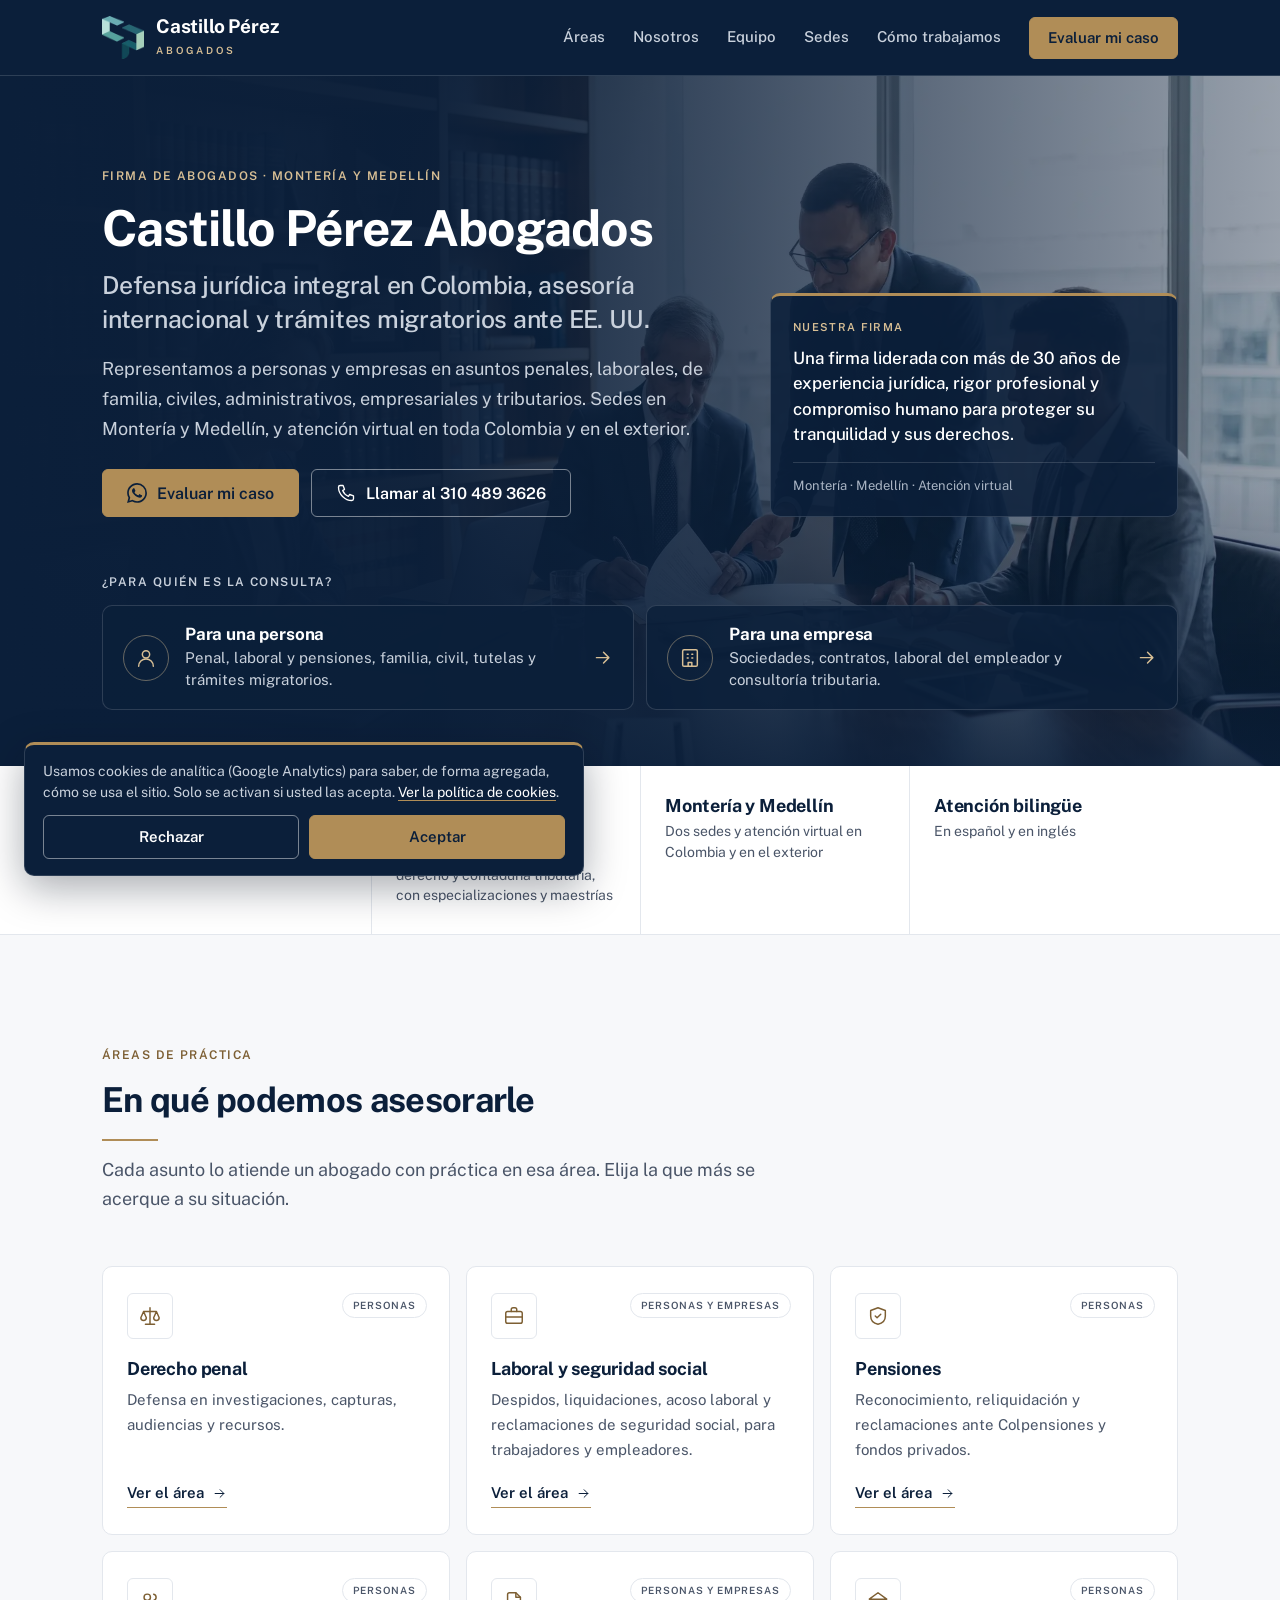
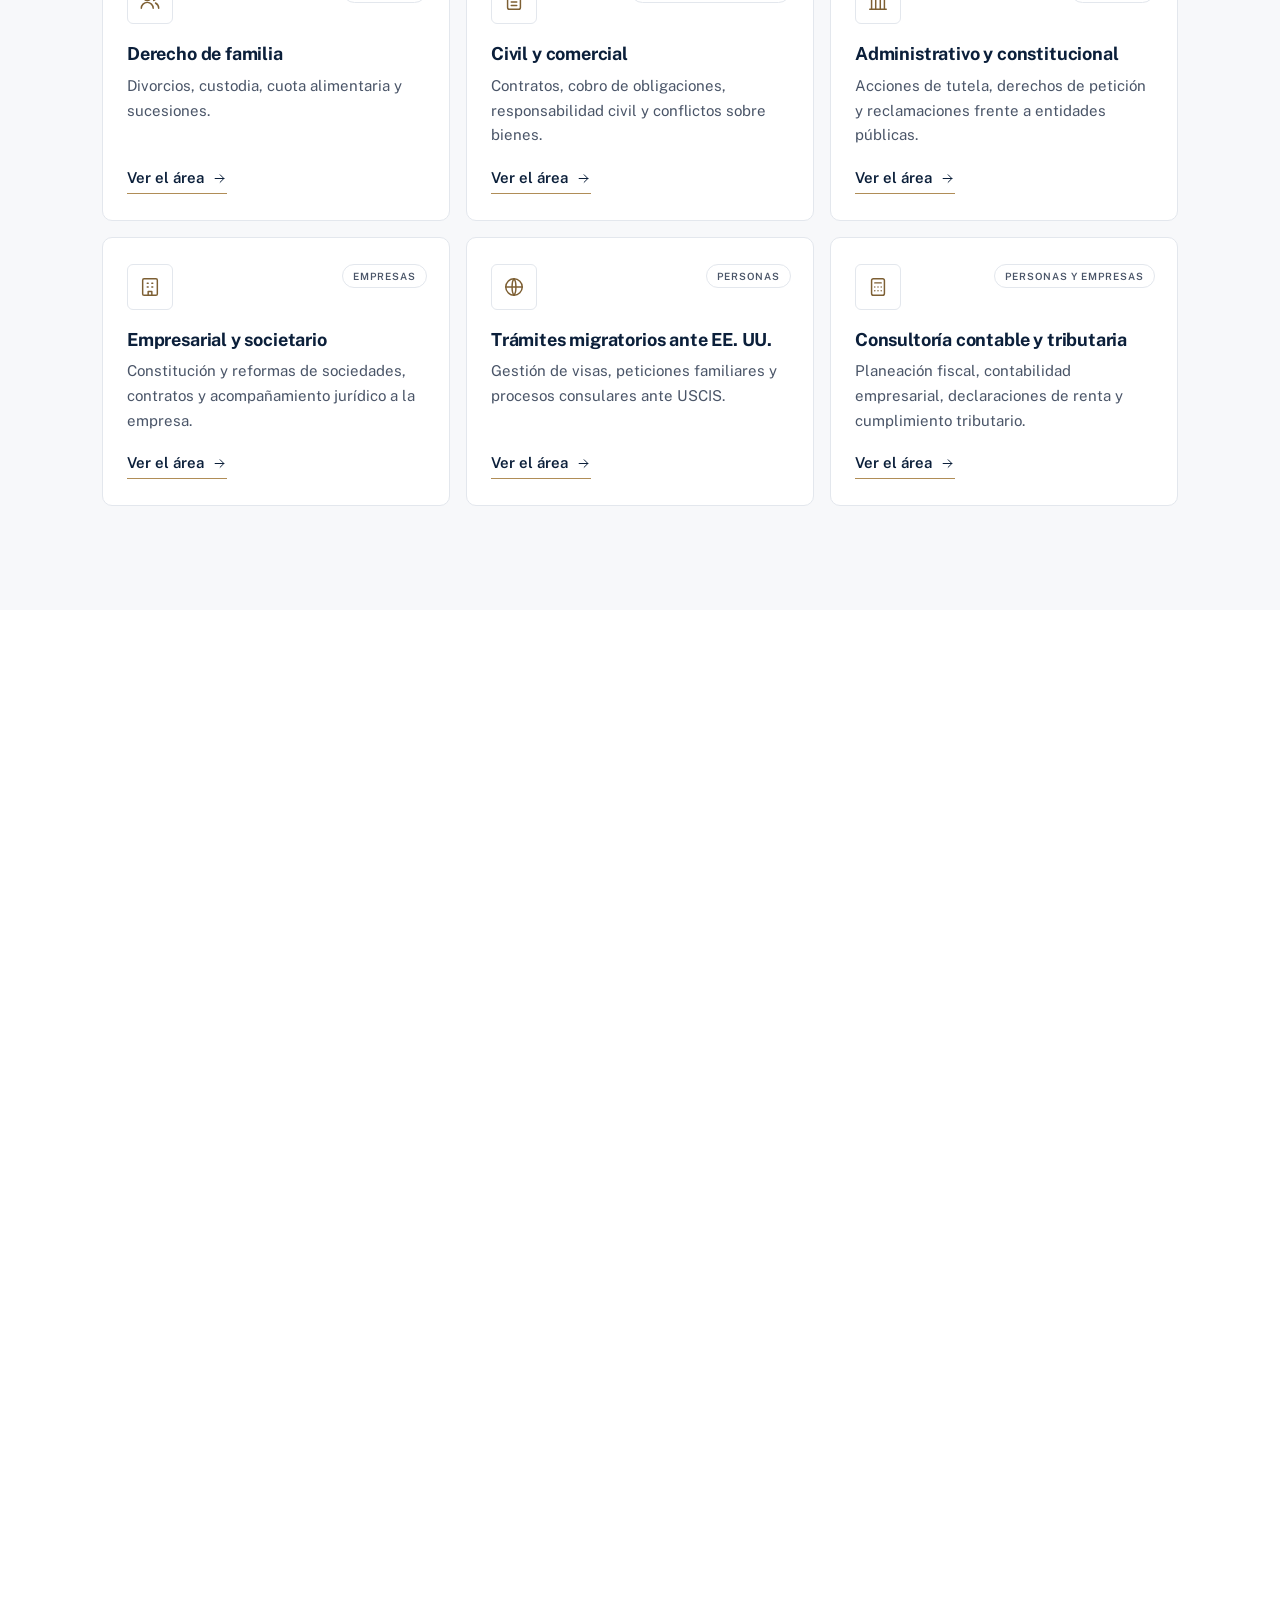
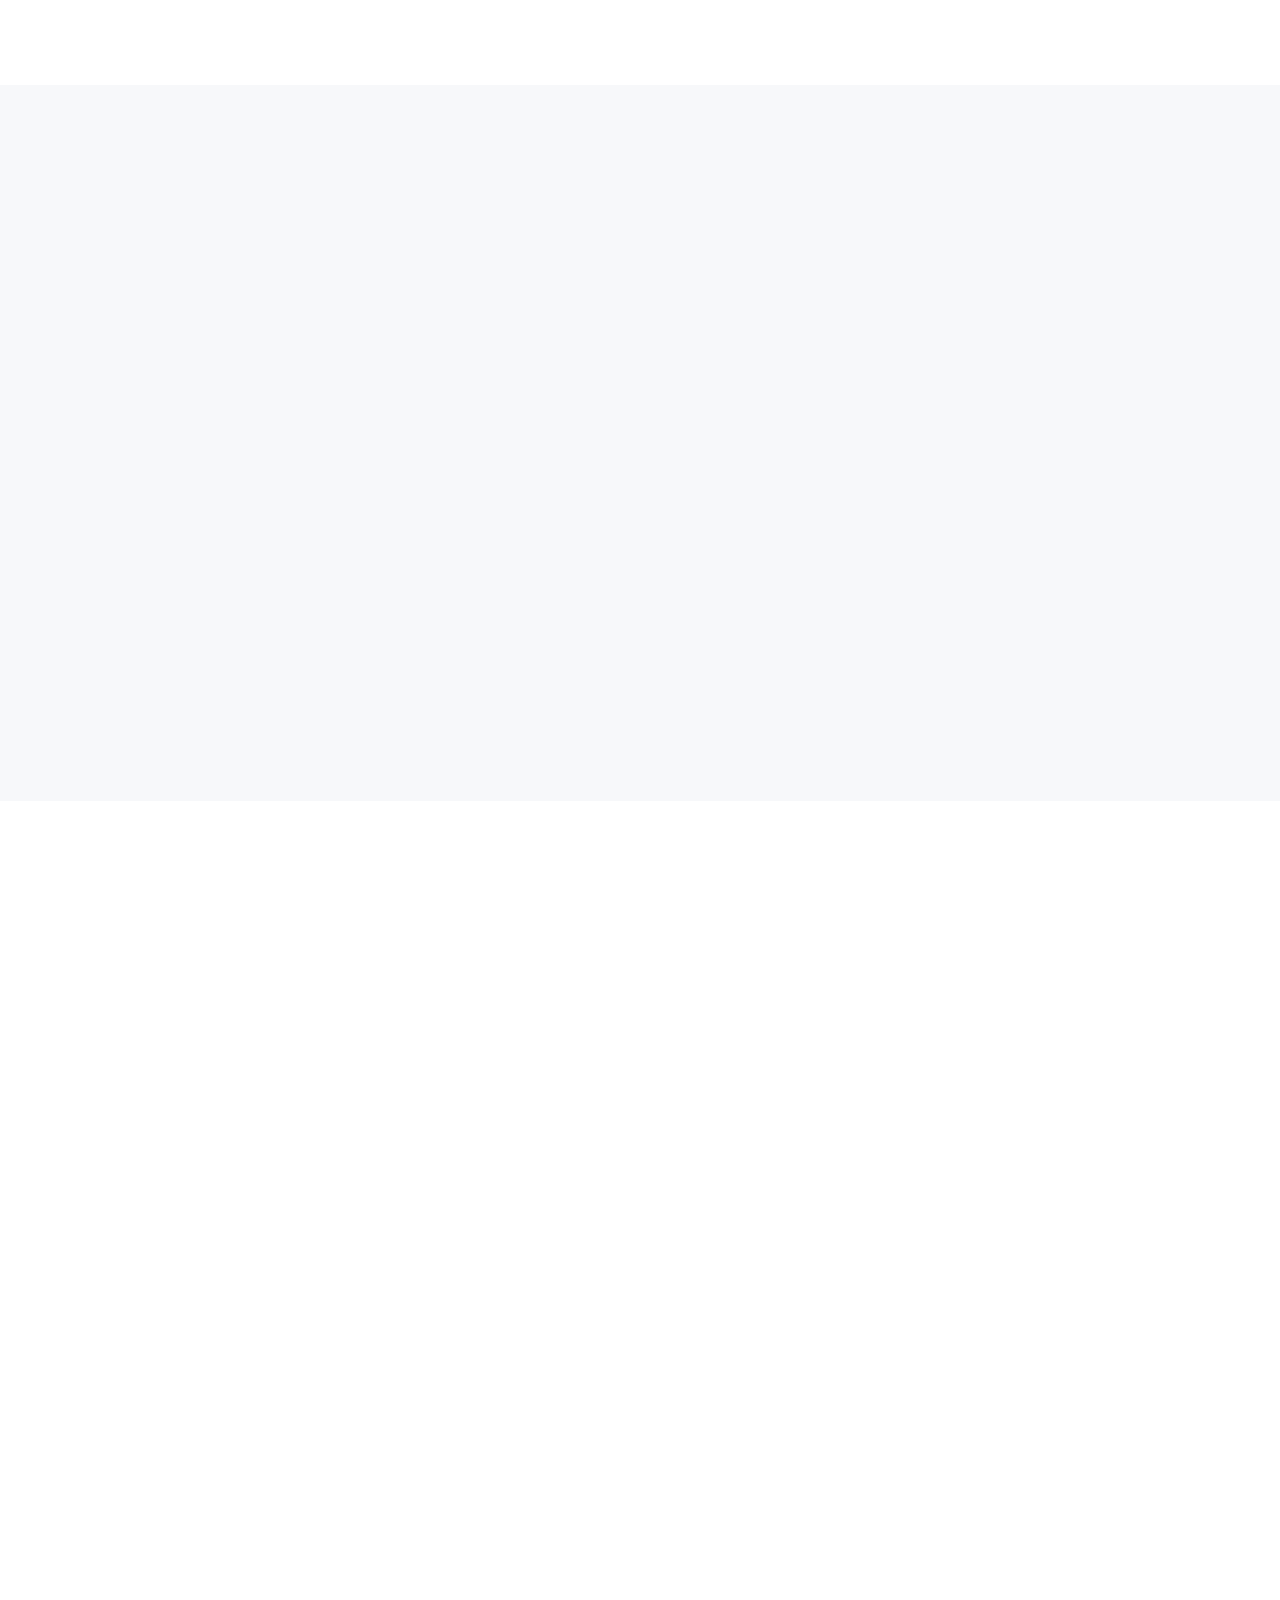
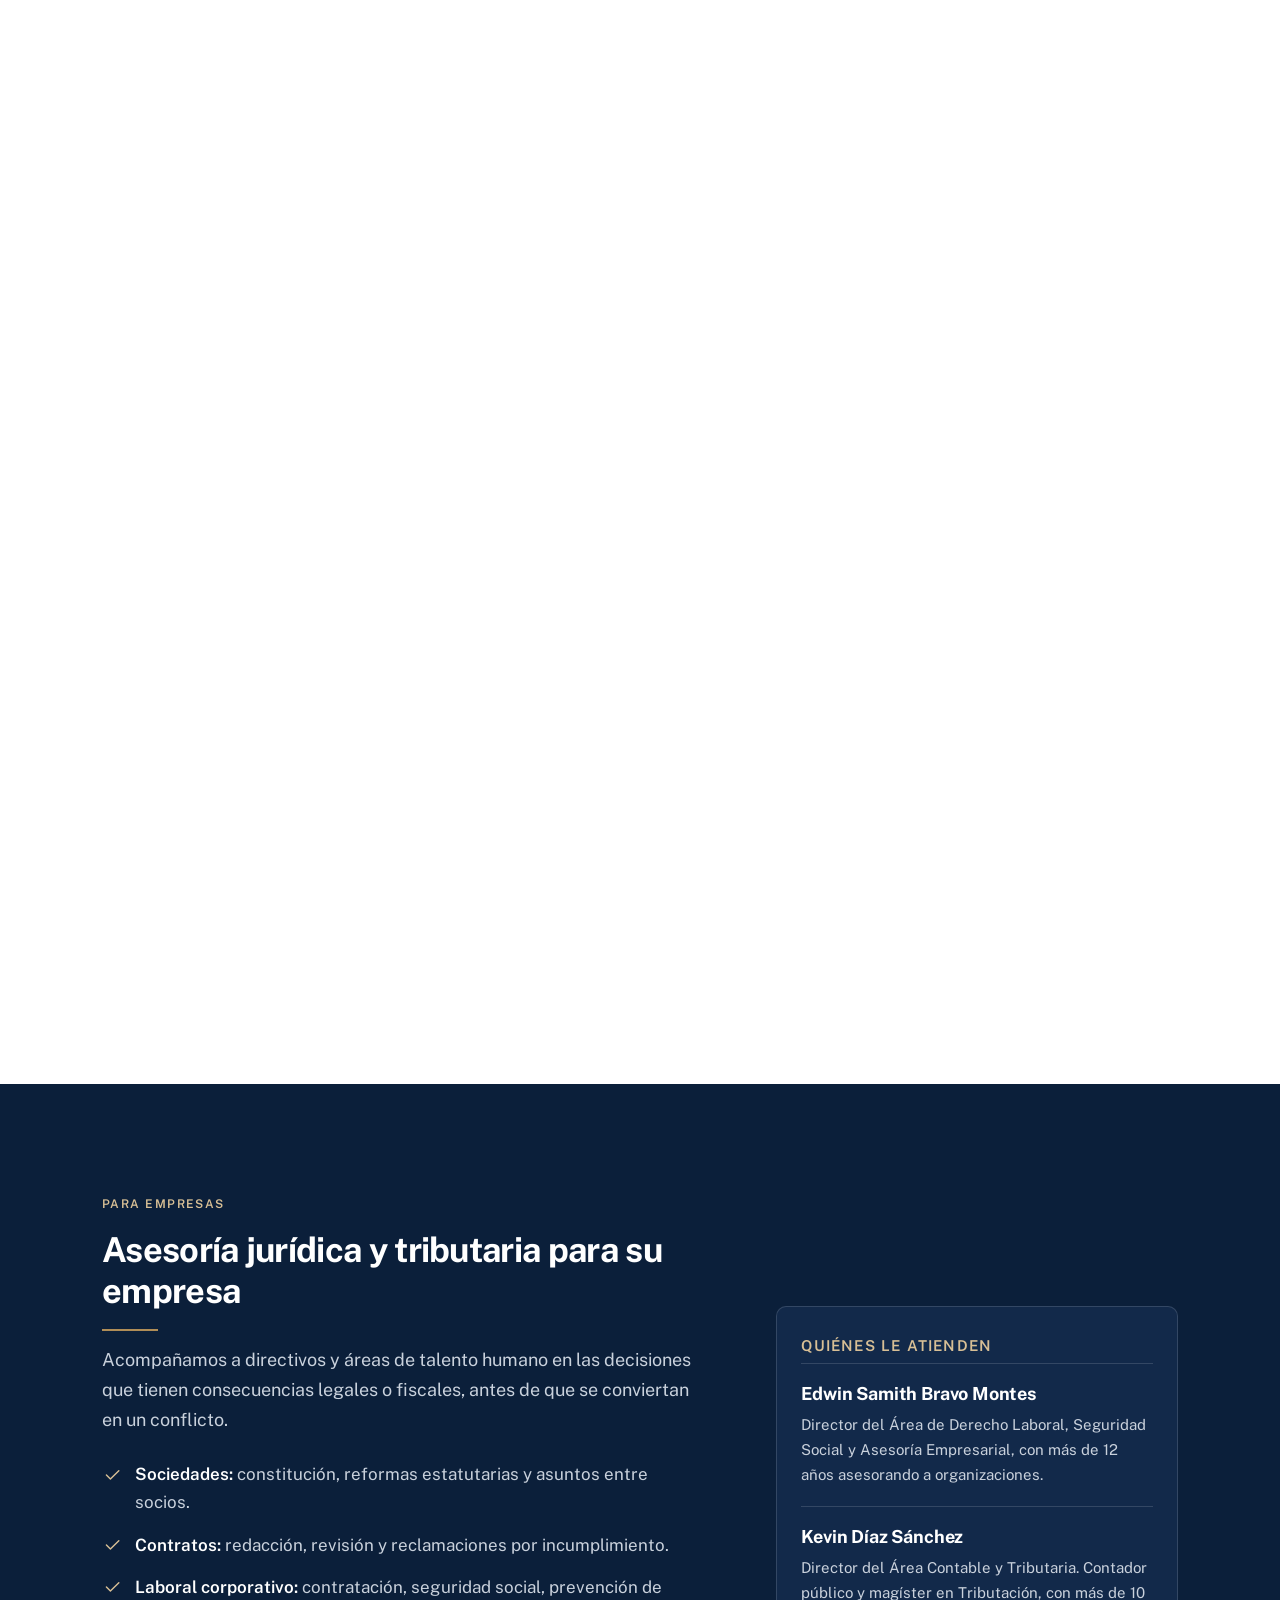
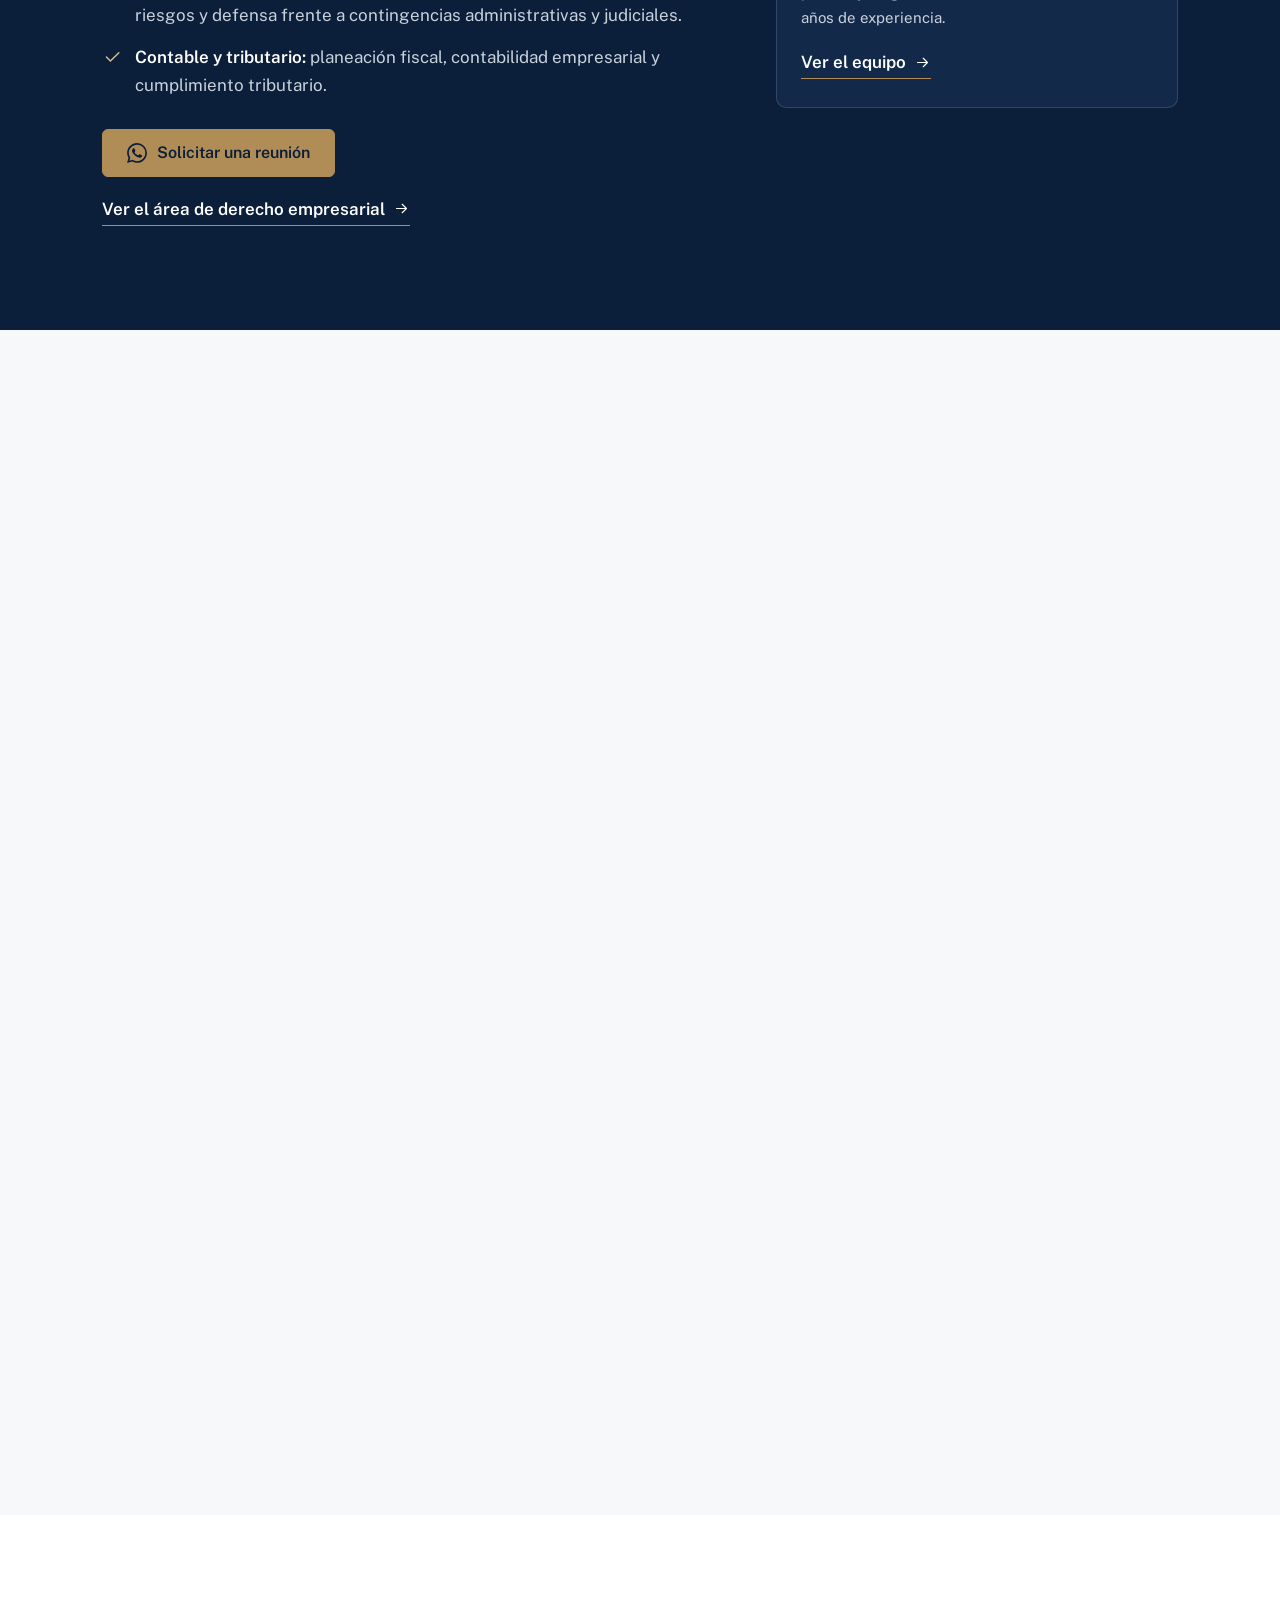
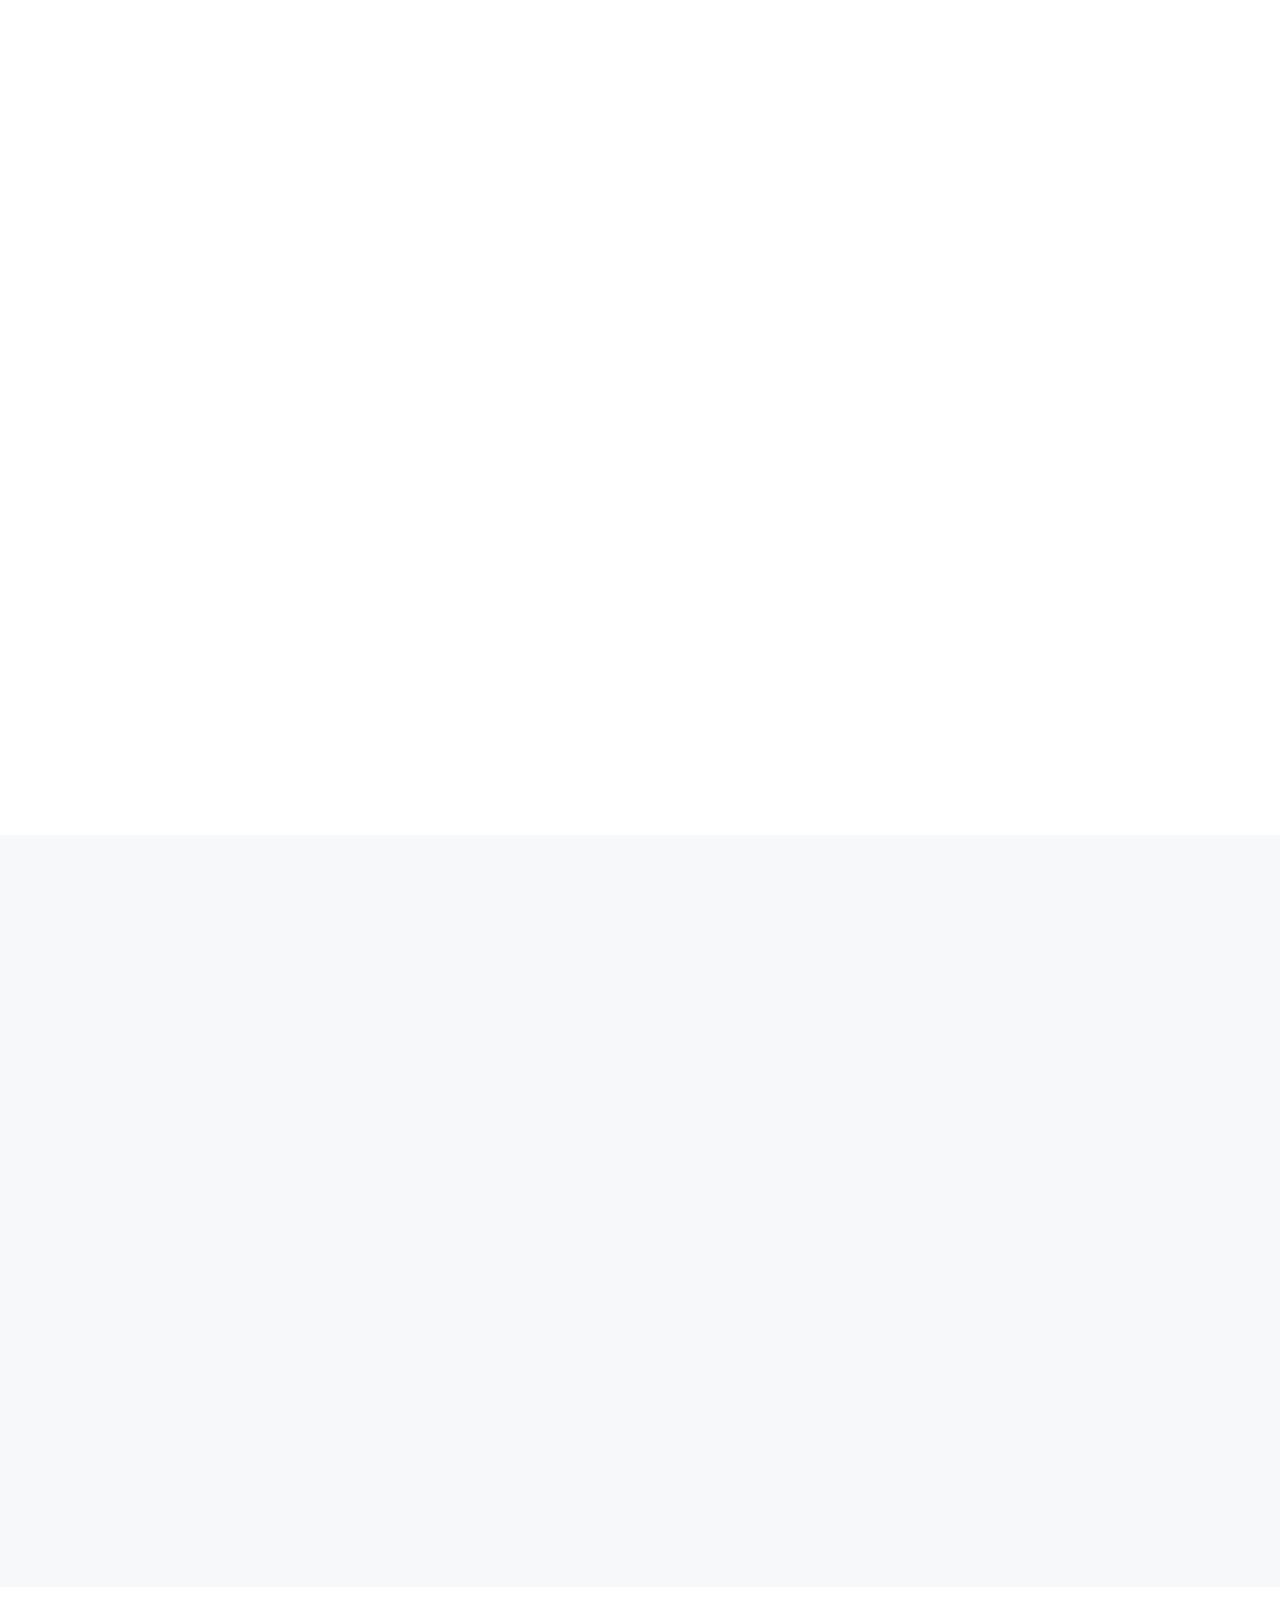
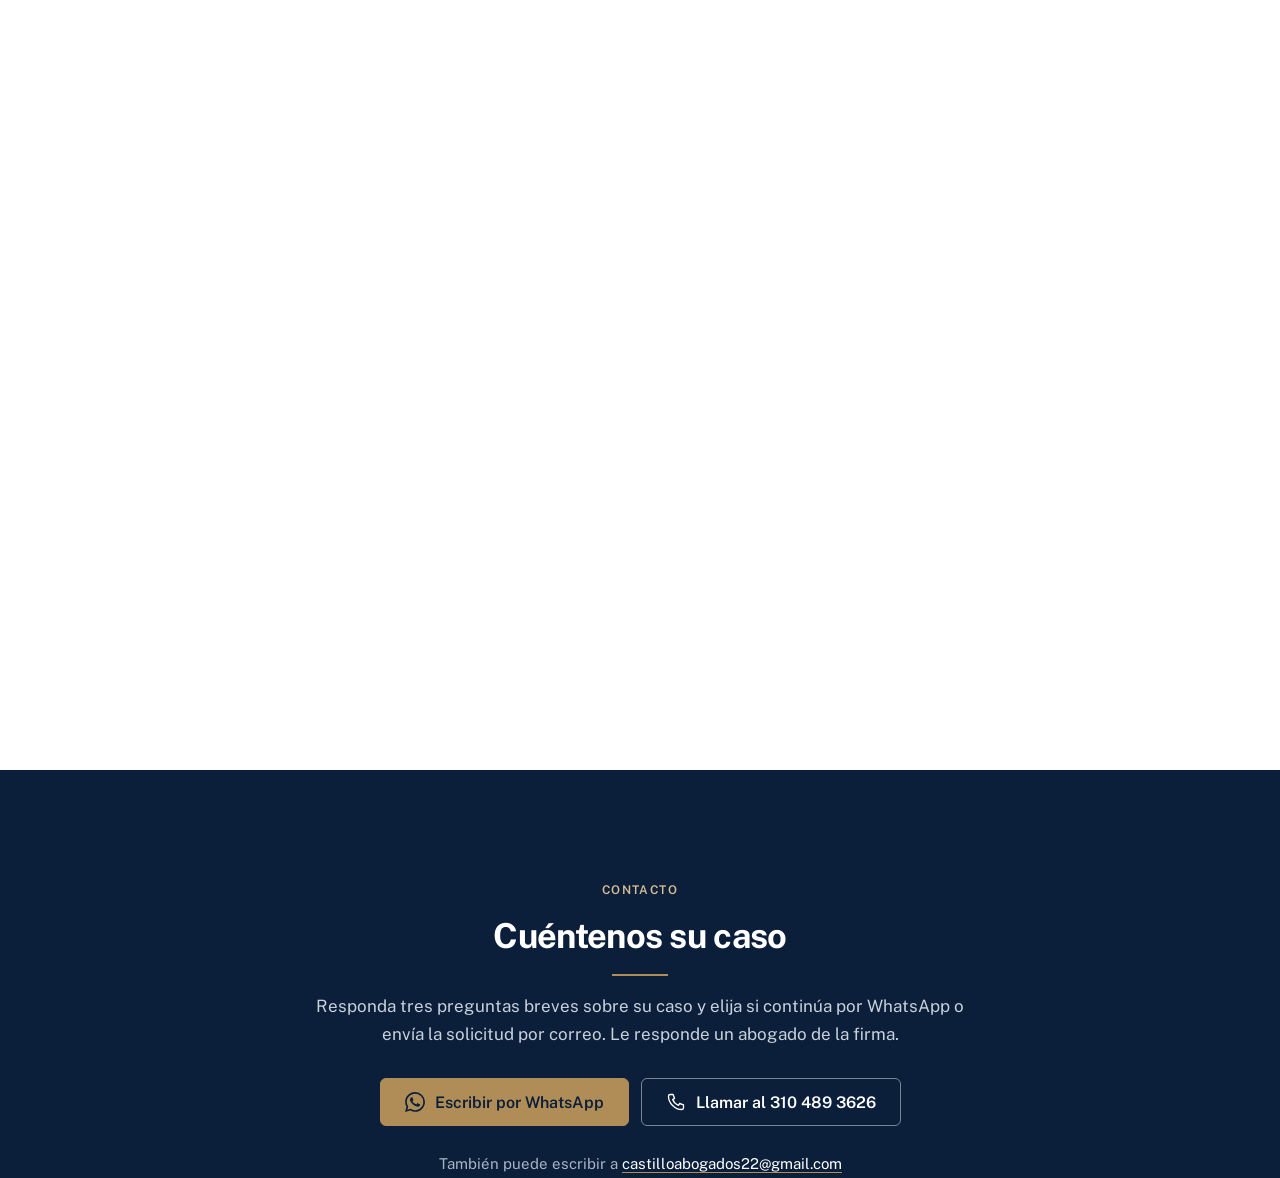
<file: index.html>
<!DOCTYPE html>
<html lang="es-CO">
<head>
<meta charset="UTF-8">
<meta name="viewport" content="width=device-width, initial-scale=1">
<title>Castillo Pérez Abogados | Abogados en Montería y Medellín</title>
<meta name="description" content="Firma de abogados en Montería y Medellín. Defensa jurídica integral en Colombia, trámites migratorios ante EE. UU. y atención virtual nacional y en el exterior.">
<link rel="canonical" href="https://castilloperezabogados.com/">
<meta name="theme-color" content="#0B1F3A">

<meta property="og:site_name" content="Castillo Pérez Abogados">
<meta property="og:type" content="website">
<meta property="og:locale" content="es_CO">
<meta property="og:title" content="Castillo Pérez Abogados | Abogados en Montería y Medellín">
<meta property="og:description" content="Defensa jurídica integral en Colombia, asesoría internacional y trámites migratorios ante EE. UU. Sedes en Montería y Medellín.">
<meta property="og:url" content="https://castilloperezabogados.com/">
<meta property="og:image" content="https://castilloperezabogados.com/assets/img/og-castillo-perez.jpg">
<meta property="og:image:width" content="1200">
<meta property="og:image:height" content="630">
<meta name="twitter:card" content="summary_large_image">

<link rel="icon" href="/favicon.ico?v=2" sizes="any">
<link rel="icon" href="/assets/img/favicon-48.png?v=2" sizes="48x48" type="image/png">
<link rel="icon" href="/assets/img/favicon-96.png?v=2" sizes="96x96" type="image/png">
<link rel="apple-touch-icon" href="/assets/img/apple-touch-icon.png">

<link rel="preload" as="image" href="/assets/img/hero/portada-1920.webp" imagesrcset="/assets/img/hero/portada-960.webp 960w, /assets/img/hero/portada-1920.webp 1920w" imagesizes="100vw" fetchpriority="high">
<link rel="preload" href="/assets/fonts/public-sans-latin-400-normal.woff2" as="font" type="font/woff2" crossorigin>
<link rel="preload" href="/assets/fonts/public-sans-latin-700-normal.woff2" as="font" type="font/woff2" crossorigin>
<link rel="stylesheet" href="/assets/css/base.css">
<link rel="stylesheet" href="/assets/css/layout.css">
<link rel="stylesheet" href="/assets/css/components.css">
<link rel="stylesheet" href="/assets/css/pages/home.css">

<script type="application/ld+json">
{
  "@context": "https://schema.org",
  "@graph": [
    {
      "@type": "WebSite",
      "@id": "https://castilloperezabogados.com/#website",
      "url": "https://castilloperezabogados.com/",
      "name": "Castillo Pérez Abogados",
      "alternateName": [
        "Castillo Pérez Asesorías y Consultorías",
        "Castillo Pérez Abogados Asesorías y Consultorías"
      ],
      "inLanguage": "es-CO",
      "publisher": {
        "@id": "https://castilloperezabogados.com/#firma"
      }
    },
    {
      "@type": "LegalService",
      "@id": "https://castilloperezabogados.com/#firma",
      "name": "Castillo Pérez Abogados",
      "alternateName": [
        "Castillo Pérez Asesorías y Consultorías",
        "Castillo Pérez Abogados Asesorías y Consultorías"
      ],
      "legalName": "Castillo Pérez Asesorías y Consultorías S.A.S.",
      "taxID": "901.621.987-7",
      "url": "https://castilloperezabogados.com/",
      "logo": "https://castilloperezabogados.com/assets/img/icon-512.png",
      "image": "https://castilloperezabogados.com/assets/img/og-castillo-perez.jpg",
      "telephone": "+573104893626",
      "email": "castilloabogados22@gmail.com",
      "address": {
        "@type": "PostalAddress",
        "streetAddress": "Calle 34 # 7-31, Centro",
        "addressLocality": "Montería",
        "addressRegion": "Córdoba",
        "addressCountry": "CO"
      },
      "areaServed": {
        "@type": "Country",
        "name": "Colombia"
      },
      "knowsAbout": [
        "Derecho penal",
        "Derecho laboral y seguridad social",
        "Pensiones",
        "Derecho de familia",
        "Derecho civil y comercial",
        "Derecho administrativo y constitucional",
        "Derecho empresarial y societario",
        "Gestión de trámites migratorios ante Estados Unidos",
        "Consultoría contable y tributaria"
      ],
      "openingHoursSpecification": [
        {
          "@type": "OpeningHoursSpecification",
          "dayOfWeek": [
            "Monday",
            "Tuesday",
            "Wednesday",
            "Thursday",
            "Friday"
          ],
          "opens": "08:00",
          "closes": "12:00"
        },
        {
          "@type": "OpeningHoursSpecification",
          "dayOfWeek": [
            "Monday",
            "Tuesday",
            "Wednesday",
            "Thursday",
            "Friday"
          ],
          "opens": "14:00",
          "closes": "18:00"
        }
      ],
      "sameAs": [
        "https://www.instagram.com/abogadoscastilloperez/"
      ],
      "knowsLanguage": [
        "es",
        "en"
      ],
      "subOrganization": {
        "@id": "https://castilloperezabogados.com/#sede-envigado"
      }
    },
    {
      "@type": "LegalService",
      "@id": "https://castilloperezabogados.com/#sede-envigado",
      "name": "Castillo Pérez Abogados — Medellín (Envigado)",
      "parentOrganization": {
        "@id": "https://castilloperezabogados.com/#firma"
      },
      "url": "https://castilloperezabogados.com/abogados-medellin/",
      "image": "https://castilloperezabogados.com/assets/img/og-castillo-perez.jpg",
      "telephone": "+573104893626",
      "address": {
        "@type": "PostalAddress",
        "streetAddress": "Edificio Sofía (5C38+CHC)",
        "addressLocality": "Envigado",
        "addressRegion": "Antioquia",
        "addressCountry": "CO"
      },
      "openingHoursSpecification": [
        {
          "@type": "OpeningHoursSpecification",
          "dayOfWeek": [
            "Monday",
            "Tuesday",
            "Wednesday",
            "Thursday",
            "Friday"
          ],
          "opens": "08:00",
          "closes": "12:00"
        },
        {
          "@type": "OpeningHoursSpecification",
          "dayOfWeek": [
            "Monday",
            "Tuesday",
            "Wednesday",
            "Thursday",
            "Friday"
          ],
          "opens": "14:00",
          "closes": "18:00"
        }
      ]
    },
    {
      "@type": "FAQPage",
      "@id": "https://castilloperezabogados.com/#preguntas",
      "mainEntity": [
        {
          "@type": "Question",
          "name": "¿La primera consulta tiene costo?",
          "acceptedAnswer": {
            "@type": "Answer",
            "text": "El proceso tiene dos momentos. Primero, un filtro inicial de viabilidad, sin costo: una revisión preliminar breve para confirmar que su asunto corresponde a nuestras áreas de práctica y que no existe conflicto de intereses. Después, la consulta jurídica especializada, que es remunerada: su valor y su alcance se le informan en privado antes de agendarla. Si contrata la representación o la asesoría integral, el valor de la consulta se abona en su totalidad a los honorarios pactados."
          }
        },
        {
          "@type": "Question",
          "name": "¿Dónde atienden?",
          "acceptedAnswer": {
            "@type": "Answer",
            "text": "En las sedes de Montería (Calle 34 # 7-31, Centro) y de Medellín (Edificio Sofía, Envigado, área metropolitana), con cita previa, de lunes a viernes de 8:00 a. m. a 12:00 m. y de 2:00 a 6:00 p. m. También de forma virtual, por videollamada o llamada, en toda Colombia y para colombianos en el exterior."
          }
        },
        {
          "@type": "Question",
          "name": "¿Cómo se definen los honorarios?",
          "acceptedAnswer": {
            "@type": "Answer",
            "text": "Los honorarios se acuerdan por escrito antes de iniciar cualquier gestión y dependen del tipo de asunto y de su complejidad."
          }
        },
        {
          "@type": "Question",
          "name": "¿Pueden garantizarme el resultado del proceso?",
          "acceptedAnswer": {
            "@type": "Answer",
            "text": "No. Ningún abogado puede garantizar el resultado de un proceso. La firma se compromete a actuar con diligencia, a explicarle las opciones y los riesgos, y a mantenerle informado."
          }
        },
        {
          "@type": "Question",
          "name": "¿Qué debo tener a mano para la consulta?",
          "acceptedAnswer": {
            "@type": "Answer",
            "text": "Los documentos del caso, las fechas clave y cualquier notificación, citación o comunicación que haya recibido."
          }
        },
        {
          "@type": "Question",
          "name": "¿Atienden a empresas?",
          "acceptedAnswer": {
            "@type": "Answer",
            "text": "Sí. La firma asesora a empresas en asuntos societarios, contractuales, laborales, contables y tributarios."
          }
        }
      ]
    }
  ]
}
</script>
</head>
<body>
<a class="saltar" href="#contenido">Saltar al contenido</a>

<!-- Iconos reutilizables -->
<svg xmlns="http://www.w3.org/2000/svg" width="0" height="0" style="position:absolute" aria-hidden="true">
  <symbol id="i-wa" viewBox="0 0 24 24"><path d="M17.472 14.382c-.297-.149-1.758-.867-2.03-.967-.273-.099-.471-.148-.67.15-.197.297-.767.966-.94 1.164-.173.199-.347.223-.644.075-.297-.15-1.255-.463-2.39-1.475-.883-.788-1.48-1.761-1.653-2.059-.173-.297-.018-.458.13-.606.134-.133.298-.347.446-.52.149-.174.198-.298.298-.497.099-.198.05-.371-.025-.52-.075-.149-.669-1.612-.916-2.207-.242-.579-.487-.5-.669-.51-.173-.008-.371-.01-.57-.01-.198 0-.52.074-.792.372-.272.297-1.04 1.016-1.04 2.479 0 1.462 1.065 2.875 1.213 3.074.149.198 2.096 3.2 5.077 4.487.709.306 1.262.489 1.694.625.712.227 1.36.195 1.871.118.571-.085 1.758-.719 2.006-1.413.248-.694.248-1.289.173-1.413-.074-.124-.272-.198-.57-.347m-5.421 7.403h-.004a9.87 9.87 0 01-5.031-1.378l-.361-.214-3.741.982.998-3.648-.235-.374a9.86 9.86 0 01-1.51-5.26c.001-5.45 4.436-9.884 9.888-9.884 2.64 0 5.122 1.03 6.988 2.898a9.825 9.825 0 012.893 6.994c-.003 5.45-4.437 9.884-9.885 9.884m8.413-18.297A11.815 11.815 0 0012.05 0C5.495 0 .16 5.335.157 11.892c0 2.096.547 4.142 1.588 5.945L.057 24l6.305-1.654a11.882 11.882 0 005.683 1.448h.005c6.554 0 11.89-5.335 11.893-11.893a11.821 11.821 0 00-3.48-8.413z"/></symbol>
  <symbol id="i-telefono" viewBox="0 0 24 24"><path d="M5 3h3.5l1.7 4.6-2.2 1.5a12 12 0 0 0 6.9 6.9l1.5-2.2L21 15.5V19a2 2 0 0 1-2 2C10.7 21 3 13.3 3 5a2 2 0 0 1 2-2z"/></symbol>
  <symbol id="i-correo" viewBox="0 0 24 24"><rect x="3" y="5" width="18" height="14" rx="2"/><path d="M3 7l9 6 9-6"/></symbol>
  <symbol id="i-lugar" viewBox="0 0 24 24"><path d="M12 21s7-6.2 7-11a7 7 0 1 0-14 0c0 4.8 7 11 7 11z"/><circle cx="12" cy="10" r="2.5"/></symbol>
  <symbol id="i-video" viewBox="0 0 24 24"><rect x="3" y="6" width="13" height="12" rx="2"/><path d="M16 10l5-3v10l-5-3"/></symbol>
  <symbol id="i-check" viewBox="0 0 24 24"><path d="M5 12.5l4.5 4.5L19 7.5"/></symbol>
  <symbol id="i-flecha" viewBox="0 0 24 24"><path d="M5 12h14M13 6l6 6-6 6"/></symbol>
  <symbol id="i-abajo" viewBox="0 0 24 24"><path d="M6 9l6 6 6-6"/></symbol>
  <symbol id="i-estrella" viewBox="0 0 24 24"><path d="M12 3.5l2.6 5.4 5.9.8-4.3 4.1 1 5.8L12 16.9l-5.2 2.7 1-5.8L3.5 9.7l5.9-.8L12 3.5z"/></symbol>
  <symbol id="i-persona" viewBox="0 0 24 24"><circle cx="12" cy="8" r="4"/><path d="M4 21a8 8 0 0 1 16 0"/></symbol>
  <symbol id="i-empresa" viewBox="0 0 24 24"><rect x="4" y="3" width="16" height="18" rx="1.5"/><path d="M9 8h1M14 8h1M9 12h1M14 12h1M10 21v-4h4v4"/></symbol>
  <symbol id="i-balanza" viewBox="0 0 24 24"><path d="M12 3v18M7 21h10M5 7h14M5 7l-3 7a3 3 0 0 0 6 0L5 7zM19 7l-3 7a3 3 0 0 0 6 0l-3-7z"/></symbol>
  <symbol id="i-maletin" viewBox="0 0 24 24"><rect x="3" y="7" width="18" height="13" rx="2"/><path d="M9 7V5a2 2 0 0 1 2-2h2a2 2 0 0 1 2 2v2M3 13h18"/></symbol>
  <symbol id="i-escudo" viewBox="0 0 24 24"><path d="M12 3l8 3v6c0 4.5-3.2 8-8 9-4.8-1-8-4.5-8-9V6l8-3z"/><path d="M9 12l2 2 4-4"/></symbol>
  <symbol id="i-familia" viewBox="0 0 24 24"><circle cx="9" cy="8" r="3.5"/><path d="M2.5 20a6.5 6.5 0 0 1 13 0M16 4.6a3.5 3.5 0 0 1 0 6.8M18 14.2a6.5 6.5 0 0 1 3.5 5.8"/></symbol>
  <symbol id="i-documento" viewBox="0 0 24 24"><path d="M14 3H7a2 2 0 0 0-2 2v14a2 2 0 0 0 2 2h10a2 2 0 0 0 2-2V8l-5-5z"/><path d="M14 3v5h5M9 13h6M9 17h6"/></symbol>
  <symbol id="i-estado" viewBox="0 0 24 24"><path d="M3 21h18M5 21V10M9.5 21V10M14.5 21V10M19 21V10M2.5 10h19L12 3 2.5 10z"/></symbol>
  <symbol id="i-calculo" viewBox="0 0 24 24"><rect x="5" y="3" width="14" height="18" rx="2"/><path d="M8.5 7.5h7M8.5 12h.01M12 12h.01M15.5 12h.01M8.5 16h.01M12 16h.01M15.5 16h.01"/></symbol>
  <symbol id="i-reloj" viewBox="0 0 24 24"><circle cx="12" cy="12" r="9"/><path d="M12 7v5l3 2"/></symbol>
  <symbol id="i-instagram" viewBox="0 0 24 24"><rect x="3.5" y="3.5" width="17" height="17" rx="5"/><circle cx="12" cy="12" r="4"/><path d="M17.2 6.8h.01"/></symbol>
  <symbol id="i-mundo" viewBox="0 0 24 24"><circle cx="12" cy="12" r="9"/><path d="M3 12h18M12 3c2.8 3 2.8 15 0 18M12 3c-2.8 3-2.8 15 0 18"/></symbol>
</svg>

<!-- ENCABEZADO -->
<header id="navbar">
  <div class="contenedor nav-interior">
    <a class="marca" href="/" aria-label="Castillo Pérez Abogados, inicio">
      <img src="/assets/img/logo-castillo-perez.webp" width="95" height="96" alt="">
      <span>
        <span class="marca-nombre">Castillo Pérez</span>
        <span class="marca-sub">Abogados</span>
      </span>
    </a>
    <nav aria-label="Principal">
      <ul class="nav-links" id="navLinks">
        <li><a href="#servicios">Áreas</a></li>
        <li><a href="/nosotros/">Nosotros</a></li>
        <li><a href="#equipo">Equipo</a></li>
        <li><a href="#sedes">Sedes</a></li>
        <li><a href="#proceso">Cómo trabajamos</a></li>
        <li><a class="btn btn--bronce" href="https://wa.me/573104893626?text=Hola%2C%20quiero%20solicitar%20la%20evaluaci%C3%B3n%20de%20mi%20caso.%20Escribo%20desde%20la%20p%C3%A1gina%20de%20inicio." target="_blank" rel="noopener" data-cta="encabezado">Evaluar mi caso</a></li>
      </ul>
    </nav>
    <button class="nav-hamburger" type="button" aria-label="Abrir menú" aria-expanded="false" aria-controls="navLinks"><span></span><span></span><span></span></button>
  </div>
</header>

<main id="contenido">

<!-- 1. HERO -->
<section class="hero" id="inicio">
  <img class="hero-fondo" src="/assets/img/hero/portada-1920.webp" srcset="/assets/img/hero/portada-960.webp 960w, /assets/img/hero/portada-1920.webp 1920w" sizes="100vw" width="1920" height="1072" alt="" fetchpriority="high" decoding="async">
  <div class="contenedor hero-interior">
    <div class="hero-rejilla">
      <div class="hero-mensaje">
        <span class="sobretitulo">Firma de abogados · Montería y Medellín</span>
        <h1>Castillo Pérez Abogados <span>Defensa jurídica integral en Colombia, asesoría internacional y trámites migratorios ante EE.&nbsp;UU.</span></h1>
        <p class="hero-texto">Representamos a personas y empresas en asuntos penales, laborales, de familia, civiles, administrativos, empresariales y tributarios. Sedes en Montería y Medellín, y atención virtual en toda Colombia y en el exterior.</p>
        <div class="hero-acciones">
          <a class="btn btn--bronce" href="https://wa.me/573104893626?text=Hola%2C%20quiero%20solicitar%20la%20evaluaci%C3%B3n%20de%20mi%20caso.%20Escribo%20desde%20la%20p%C3%A1gina%20de%20inicio." target="_blank" rel="noopener" data-cta="hero">
            <svg class="ico ico--relleno" aria-hidden="true"><use href="#i-wa"/></svg>Evaluar mi caso
          </a>
          <a class="btn btn--linea-clara" href="tel:+573104893626" data-cta="hero">
            <svg class="ico" aria-hidden="true"><use href="#i-telefono"/></svg>Llamar al 310 489 3626
          </a>
        </div>
      </div>
      <aside class="autoridad">
        <p class="autoridad-titulo">Nuestra firma</p>
        <p class="autoridad-texto">Una firma liderada con más de 30 años de experiencia jurídica, rigor profesional y compromiso humano para proteger su tranquilidad y sus derechos.</p>
        <p class="autoridad-pie">Montería · Medellín · Atención virtual</p>
      </aside>
    </div>
    <div class="rutas">
      <p class="rutas-titulo">¿Para quién es la consulta?</p>
      <a class="ruta" href="#servicios">
        <span class="ruta-ico"><svg class="ico" aria-hidden="true"><use href="#i-persona"/></svg></span>
        <span><strong>Para una persona</strong><span>Penal, laboral y pensiones, familia, civil, tutelas y trámites migratorios.</span></span>
        <svg class="ico" aria-hidden="true"><use href="#i-flecha"/></svg>
      </a>
      <a class="ruta" href="#empresas">
        <span class="ruta-ico"><svg class="ico" aria-hidden="true"><use href="#i-empresa"/></svg></span>
        <span><strong>Para una empresa</strong><span>Sociedades, contratos, laboral del empleador y consultoría tributaria.</span></span>
        <svg class="ico" aria-hidden="true"><use href="#i-flecha"/></svg>
      </a>
    </div>
  </div>
</section>

<!-- 2. FRANJA DE HECHOS -->
<div class="hechos">
  <div class="contenedor">
    <ul class="hechos-lista">
      <li><strong>Más de 30 años</strong><span>De experiencia jurídica en la dirección de la firma</span></li>
      <li><strong>Profesionales especializados</strong><span>Equipo interdisciplinario en derecho y contaduría tributaria, con especializaciones y maestrías</span></li>
      <li><strong>Montería y Medellín</strong><span>Dos sedes y atención virtual en Colombia y en el exterior</span></li>
      <li><strong>Atención bilingüe</strong><span>En español y en inglés</span></li>
    </ul>
  </div>
</div>

<!-- 3. ÁREAS DE PRÁCTICA -->
<section class="seccion seccion--piedra" id="servicios">
  <div class="contenedor">
    <div class="encabezado-seccion">
      <span class="sobretitulo">Áreas de práctica</span>
      <h2>En qué podemos asesorarle</h2>
      <p class="entradilla">Cada asunto lo atiende un abogado con práctica en esa área. Elija la que más se acerque a su situación.</p>
    </div>
    <div class="areas">
      <article class="area">
        <span class="area-ico"><svg class="ico" aria-hidden="true"><use href="#i-balanza"/></svg></span>
        <h3>Derecho penal</h3>
        <p>Defensa en investigaciones, capturas, audiencias y recursos.</p>
        <div class="area-pie">
          <a class="enlace" href="/derecho-penal/">Ver el área<svg class="ico" aria-hidden="true"><use href="#i-flecha"/></svg></a>
          <span class="etiqueta">Personas</span>
        </div>
      </article>
      <article class="area">
        <span class="area-ico"><svg class="ico" aria-hidden="true"><use href="#i-maletin"/></svg></span>
        <h3>Laboral y seguridad social</h3>
        <p>Despidos, liquidaciones, acoso laboral y reclamaciones de seguridad social, para trabajadores y empleadores.</p>
        <div class="area-pie">
          <a class="enlace" href="/derecho-laboral/">Ver el área<svg class="ico" aria-hidden="true"><use href="#i-flecha"/></svg></a>
          <span class="etiqueta">Personas y empresas</span>
        </div>
      </article>
      <article class="area">
        <span class="area-ico"><svg class="ico" aria-hidden="true"><use href="#i-escudo"/></svg></span>
        <h3>Pensiones</h3>
        <p>Reconocimiento, reliquidación y reclamaciones ante Colpensiones y fondos privados.</p>
        <div class="area-pie">
          <a class="enlace" href="/derecho-laboral/#pensiones">Ver el área<svg class="ico" aria-hidden="true"><use href="#i-flecha"/></svg></a>
          <span class="etiqueta">Personas</span>
        </div>
      </article>
      <article class="area">
        <span class="area-ico"><svg class="ico" aria-hidden="true"><use href="#i-familia"/></svg></span>
        <h3>Derecho de familia</h3>
        <p>Divorcios, custodia, cuota alimentaria y sucesiones.</p>
        <div class="area-pie">
          <a class="enlace" href="/derecho-civil-y-familia/#familia">Ver el área<svg class="ico" aria-hidden="true"><use href="#i-flecha"/></svg></a>
          <span class="etiqueta">Personas</span>
        </div>
      </article>
      <article class="area">
        <span class="area-ico"><svg class="ico" aria-hidden="true"><use href="#i-documento"/></svg></span>
        <h3>Civil y comercial</h3>
        <p>Contratos, cobro de obligaciones, responsabilidad civil y conflictos sobre bienes.</p>
        <div class="area-pie">
          <a class="enlace" href="/derecho-civil-y-familia/#civil">Ver el área<svg class="ico" aria-hidden="true"><use href="#i-flecha"/></svg></a>
          <span class="etiqueta">Personas y empresas</span>
        </div>
      </article>
      <article class="area">
        <span class="area-ico"><svg class="ico" aria-hidden="true"><use href="#i-estado"/></svg></span>
        <h3>Administrativo y constitucional</h3>
        <p>Acciones de tutela, derechos de petición y reclamaciones frente a entidades públicas.</p>
        <div class="area-pie">
          <a class="enlace" href="/derecho-administrativo/">Ver el área<svg class="ico" aria-hidden="true"><use href="#i-flecha"/></svg></a>
          <span class="etiqueta">Personas</span>
        </div>
      </article>
      <article class="area">
        <span class="area-ico"><svg class="ico" aria-hidden="true"><use href="#i-empresa"/></svg></span>
        <h3>Empresarial y societario</h3>
        <p>Constitución y reformas de sociedades, contratos y acompañamiento jurídico a la empresa.</p>
        <div class="area-pie">
          <a class="enlace" href="/derecho-empresarial/">Ver el área<svg class="ico" aria-hidden="true"><use href="#i-flecha"/></svg></a>
          <span class="etiqueta">Empresas</span>
        </div>
      </article>
      <article class="area" id="visas">
        <span class="area-ico"><svg class="ico" aria-hidden="true"><use href="#i-mundo"/></svg></span>
        <h3>Trámites migratorios ante EE.&nbsp;UU.</h3>
        <p>Gestión de visas, peticiones familiares y procesos consulares ante USCIS.</p>
        <div class="area-pie">
          <a class="enlace" href="/tramites-migratorios/">Ver el área<svg class="ico" aria-hidden="true"><use href="#i-flecha"/></svg></a>
          <span class="etiqueta">Personas</span>
        </div>
      </article>
      <article class="area" id="tributario">
        <span class="area-ico"><svg class="ico" aria-hidden="true"><use href="#i-calculo"/></svg></span>
        <h3>Consultoría contable y tributaria</h3>
        <p>Planeación fiscal, contabilidad empresarial, declaraciones de renta y cumplimiento tributario.</p>
        <div class="area-pie">
          <a class="enlace" href="/consultoria-tributaria/">Ver el área<svg class="ico" aria-hidden="true"><use href="#i-flecha"/></svg></a>
          <span class="etiqueta">Personas y empresas</span>
        </div>
      </article>
    </div>
  </div>
</section>

<!-- 4. ATENCIÓN URGENTE -->
<section class="seccion" id="urgente" aria-labelledby="urgente-titulo">
  <div class="contenedor">
    <div class="urgente">
      <div>
        <h2 id="urgente-titulo">Atención prioritaria para términos próximos a vencer o diligencias urgentes</h2>
        <p>Cuando existe una captura, una audiencia programada o un término legal próximo a vencer, el tiempo es determinante. Contáctenos indicando su ciudad y la fecha límite para priorizar la revisión de su caso.</p>
      </div>
      <div class="urgente-acciones">
        <a class="btn btn--bronce" href="tel:+573104893626" data-cta="urgente">
          <svg class="ico" aria-hidden="true"><use href="#i-telefono"/></svg>Llamar al 310 489 3626
        </a>
        <a class="btn btn--linea-clara" href="https://wa.me/573104893626?text=Hola%2C%20tengo%20un%20caso%20con%20un%20t%C3%A9rmino%20pr%C3%B3ximo%20a%20vencer.%20La%20fecha%20l%C3%ADmite%20es%3A%20" target="_blank" rel="noopener" data-cta="urgente" data-urgencia="termino_proximo">
          <svg class="ico ico--relleno" aria-hidden="true"><use href="#i-wa"/></svg>Escribir por WhatsApp
        </a>
      </div>
    </div>
  </div>
</section>

<!-- 5. POR QUÉ ESTA FIRMA -->
<section class="seccion seccion--piedra" id="sobre">
  <div class="contenedor firma-rejilla">
    <div>
      <div class="encabezado-seccion">
        <span class="sobretitulo">La firma</span>
        <h2>Rigor profesional y compromiso humano</h2>
        <p class="entradilla">Castillo Pérez Abogados asesora y representa a personas y empresas desde Montería y Medellín, con una dirección que suma más de 30 años de experiencia jurídica.</p>
      </div>
      <blockquote class="cita">
        <p>«Lealtad y responsabilidad».</p>
        <cite>Bleider Astrid Castillo Mercado, CEO y directora general</cite>
      </blockquote>
    </div>
    <ol class="razones">
      <li>
        <span class="razon-num">01</span>
        <div><h3>Más de 30 años de experiencia jurídica</h3><p>La dirección de la firma ha ejercido en el litigio, la Fiscalía y la judicatura. Esa trayectoria orienta la estrategia de cada caso.</p></div>
      </li>
      <li>
        <span class="razon-num">02</span>
        <div><h3>Un profesional responsable por área</h3><p>Su asunto lo dirige un profesional con práctica en esa materia, y usted sabe desde el inicio quién es.</p></div>
      </li>
      <li>
        <span class="razon-num">03</span>
        <div><h3>Honorarios por escrito</h3><p>El alcance del servicio y su valor se acuerdan por escrito antes de iniciar cualquier gestión.</p></div>
      </li>
      <li>
        <span class="razon-num">04</span>
        <div><h3>Atención presencial y virtual</h3><p>Puede reunirse con su abogado en las sedes de Montería o Medellín, con cita previa, o por videollamada o llamada desde cualquier ciudad o país.</p></div>
      </li>
    </ol>
  </div>
</section>

<!-- 6. EQUIPO -->
<section class="seccion" id="equipo">
  <div class="contenedor">
    <div class="encabezado-seccion">
      <span class="sobretitulo">Equipo</span>
      <h2>Dirección y coordinación de áreas</h2>
      <p class="entradilla">Un equipo interdisciplinario en derecho y contaduría tributaria. Esta es la formación, la trayectoria y el área de cada profesional.</p>
    </div>
    <div class="equipo">
      <article class="persona">
        <div class="persona-foto">
          <img src="/assets/img/equipo/bleider-castillo-640.webp" srcset="/assets/img/equipo/bleider-castillo-320.webp 320w, /assets/img/equipo/bleider-castillo-640.webp 640w" sizes="(min-width:960px) 350px, (min-width:600px) 46vw, 96px" width="640" height="800" alt="Bleider Astrid Castillo Mercado" loading="lazy" decoding="async">
        </div>
        <div class="persona-cuerpo">
          <h3>Dra. Bleider Astrid Castillo Mercado</h3>
          <p class="persona-cargo">CEO · Directora General</p>
          <p class="persona-bio">Abogada de la Universidad Libre, especialista en Derecho Penal y Criminología (Universidad de Medellín) y en Derecho Constitucional. Cuenta con más de 30 años de trayectoria en el ejercicio jurídico, que incluyen su paso por la Fiscalía como fiscal delegada y por la judicatura como juez penal municipal.</p>
          <ul class="persona-areas"><li>Penal</li><li>Constitucional</li><li>Civil</li><li>Familia</li><li>Derechos humanos</li></ul>
        </div>
      </article>
      <article class="persona">
        <div class="persona-foto"><div class="persona-iniciales" aria-hidden="true"><span>CP</span></div></div>
        <div class="persona-cuerpo">
          <h3>Dr. Carlos Alberto Pérez Escobar</h3>
          <p class="persona-cargo">Director del Área de Derecho Penal, Penal Internacional y Constitucional</p>
          <p class="persona-bio">Abogado de la Universidad del Sinú. Magíster en Derecho Internacional (España) y especialista en Derecho Penal, Derecho Penal Internacional y Derecho Constitucional.</p>
          <ul class="persona-areas"><li>Penal</li><li>Penal internacional</li><li>Constitucional</li></ul>
        </div>
      </article>
      <article class="persona">
        <div class="persona-foto">
          <img src="/assets/img/equipo/carlos-fernandez-320.webp" sizes="(min-width:960px) 350px, (min-width:600px) 46vw, 96px" width="320" height="400" alt="Carlos Alberto Fernández Castillo" loading="lazy" decoding="async">
        </div>
        <div class="persona-cuerpo">
          <h3>Dr. Carlos Alberto Fernández Castillo</h3>
          <p class="persona-cargo">Coordinador del Área de Trámites Migratorios (EE.&nbsp;UU.) y Litigio</p>
          <p class="persona-bio">Abogado de la Universidad del Sinú, con estudios en Derechos Humanos. Políglota, con dominio de varios idiomas. 10 años de experiencia profesional y más de 3 años gestionando procesos ante USCIS y trámites consulares.</p>
          <ul class="persona-areas"><li>Migratorio EE.&nbsp;UU.</li><li>Litigio</li><li>Derechos humanos</li></ul>
        </div>
      </article>
      <article class="persona">
        <div class="persona-foto">
          <img src="/assets/img/equipo/alvaro-fernandez-640.webp" srcset="/assets/img/equipo/alvaro-fernandez-320.webp 320w, /assets/img/equipo/alvaro-fernandez-640.webp 640w" sizes="(min-width:960px) 350px, (min-width:600px) 46vw, 96px" width="640" height="800" alt="Álvaro Fernández" loading="lazy" decoding="async">
        </div>
        <div class="persona-cuerpo">
          <h3>Dr. Álvaro Fernández</h3>
          <p class="persona-cargo">Abogado Especialista en Derecho Laboral, Seguridad Social y Gestión Migratoria (EE.&nbsp;UU.)</p>
          <p class="persona-bio">Abogado de la Universidad del Sinú, especialista en Derecho Laboral y Seguridad Social. Bilingüe (español e inglés), con 9 años de experiencia.</p>
          <ul class="persona-areas"><li>Laboral</li><li>Seguridad social</li><li>Migratorio EE.&nbsp;UU.</li></ul>
        </div>
      </article>
      <article class="persona">
        <div class="persona-foto"><div class="persona-iniciales" aria-hidden="true"><span>EB</span></div></div>
        <div class="persona-cuerpo">
          <h3>Dr. Edwin Samith Bravo Montes</h3>
          <p class="persona-cargo">Director del Área de Derecho Laboral, Seguridad Social y Asesoría Empresarial</p>
          <p class="persona-bio">Más de 12 años asesorando a organizaciones en derecho laboral corporativo, contratación y prevención de contingencias.</p>
          <ul class="persona-areas"><li>Laboral corporativo</li><li>Seguridad social</li><li>Asesoría empresarial</li></ul>
        </div>
      </article>
      <article class="persona">
        <div class="persona-foto"><div class="persona-iniciales" aria-hidden="true"><span>KD</span></div></div>
        <div class="persona-cuerpo">
          <h3>Kevin Díaz Sánchez</h3>
          <p class="persona-cargo">Director del Área Contable y Tributaria</p>
          <p class="persona-bio">Contador público de la Universidad Cooperativa de Colombia y magíster en Tributación de la Universidad Libre. Más de 10 años de experiencia en planeación fiscal y asesoría financiera empresarial.</p>
          <ul class="persona-areas"><li>Planeación fiscal</li><li>Consultoría tributaria</li><li>Asesoría financiera</li></ul>
        </div>
      </article>
    </div>
    <p class="equipo-mas"><a class="enlace" href="/nosotros/">Conocer la firma y su equipo<svg class="ico" aria-hidden="true"><use href="#i-flecha"/></svg></a></p>
  </div>
</section>

<!-- 7. PARA EMPRESAS -->
<section class="seccion seccion--marino" id="empresas">
  <div class="contenedor empresas-rejilla">
    <div>
      <div class="encabezado-seccion" style="margin-bottom:0">
        <span class="sobretitulo">Para empresas</span>
        <h2>Asesoría jurídica y tributaria para su empresa</h2>
        <p class="entradilla">Acompañamos a directivos y áreas de talento humano en las decisiones que tienen consecuencias legales o fiscales, antes de que se conviertan en un conflicto.</p>
      </div>
      <ul class="lista-check">
        <li><svg class="ico" aria-hidden="true"><use href="#i-check"/></svg><span><strong>Sociedades:</strong> constitución, reformas estatutarias y asuntos entre socios.</span></li>
        <li><svg class="ico" aria-hidden="true"><use href="#i-check"/></svg><span><strong>Contratos:</strong> redacción, revisión y reclamaciones por incumplimiento.</span></li>
        <li><svg class="ico" aria-hidden="true"><use href="#i-check"/></svg><span><strong>Laboral corporativo:</strong> contratación, seguridad social, prevención de riesgos y defensa frente a contingencias administrativas y judiciales.</span></li>
        <li><svg class="ico" aria-hidden="true"><use href="#i-check"/></svg><span><strong>Contable y tributario:</strong> planeación fiscal, contabilidad empresarial y cumplimiento tributario.</span></li>
      </ul>
      <a class="btn btn--bronce" href="https://wa.me/573104893626?text=Hola%2C%20busco%20asesor%C3%ADa%20para%20mi%20empresa.%20Escribo%20desde%20la%20p%C3%A1gina%20de%20inicio." target="_blank" rel="noopener" data-cta="empresas" data-area="empresarial" data-urgencia="empresarial">
        <svg class="ico ico--relleno" aria-hidden="true"><use href="#i-wa"/></svg>Solicitar una reunión
      </a>
      <p class="empresas-mas"><a class="enlace enlace--claro" href="/derecho-empresarial/">Ver el área de derecho empresarial<svg class="ico" aria-hidden="true"><use href="#i-flecha"/></svg></a></p>
    </div>
    <aside class="tarjeta-marino">
      <p class="persona-cargo">Quiénes le atienden</p>
      <h3>Edwin Samith Bravo Montes</h3>
      <p>Director del Área de Derecho Laboral, Seguridad Social y Asesoría Empresarial, con más de 12 años asesorando a organizaciones.</p>
      <h3>Kevin Díaz Sánchez</h3>
      <p>Director del Área Contable y Tributaria. Contador público y magíster en Tributación, con más de 10 años de experiencia.</p>
      <a class="enlace" href="#equipo" style="color:var(--blanco)">Ver el equipo<svg class="ico" aria-hidden="true"><use href="#i-flecha"/></svg></a>
    </aside>
  </div>
</section>

<!-- 8. CÓMO TRABAJAMOS Y CÓMO COBRAMOS -->
<section class="seccion seccion--piedra" id="proceso">
  <div class="contenedor">
    <div class="encabezado-seccion">
      <span class="sobretitulo">Cómo trabajamos</span>
      <h2>Del primer mensaje a la contratación</h2>
      <p class="entradilla">Así es el recorrido, para que sepa qué esperar y qué tiene costo en cada paso.</p>
    </div>
    <ol class="pasos">
      <li><h3>Nos cuenta su caso</h3><p>Con el formulario breve de esta página: área, ciudad y urgencia.</p></li>
      <li><h3>Filtro de viabilidad</h3><p>Revisión preliminar breve, sin costo.</p></li>
      <li><h3>Consulta especializada</h3><p>Sesión de diagnóstico jurídico, remunerada.</p></li>
      <li><h3>Propuesta y contratación</h3><p>Alcance y honorarios por escrito; contrato y poder.</p></li>
      <li><h3>Gestión e informes</h3><p>Se inicia el trabajo y se le informa cada avance.</p></li>
    </ol>
    <div class="transparencia">
      <div class="bloque">
        <p class="bloque-marca">Sin costo</p>
        <h3>Filtro inicial de viabilidad</h3>
        <p>Es una revisión preliminar breve, a partir del formulario de esta página, para confirmar que su asunto corresponde a nuestras áreas de práctica y que no existe conflicto de intereses.</p>
        <p>No incluye concepto jurídico ni revisión de documentos.</p>
      </div>
      <div class="bloque">
        <p class="bloque-marca">Remunerada</p>
        <h3>Consulta jurídica especializada</h3>
        <p>Es una sesión profesional de diagnóstico jurídico a fondo. Su valor y su alcance se le informan en privado, una vez validada la viabilidad del caso y antes de agendarla.</p>
        <p>Si contrata la representación o la asesoría integral, el valor de la consulta se abona en su totalidad a los honorarios pactados.</p>
      </div>
      <div class="bloque">
        <h3>Los honorarios</h3>
        <p>Se acuerdan por escrito antes de iniciar cualquier gestión y dependen del tipo de asunto y de su complejidad.</p>
        <p>Usted conoce el valor y la forma de pago antes de comprometerse.</p>
      </div>
      <div class="bloque">
        <h3>Qué tener a mano</h3>
        <ul>
          <li>Los documentos del caso.</li>
          <li>Las fechas clave y los plazos que conozca.</li>
          <li>Notificaciones, citaciones o comunicaciones que haya recibido.</li>
        </ul>
      </div>
    </div>
    <div class="aviso-etica">
      <p><strong>Un compromiso honesto.</strong> La firma se compromete a actuar con diligencia en cada asunto, a explicarle las opciones y sus riesgos, y a mantenerle informado. Ningún abogado puede garantizar el resultado de un proceso.</p>
    </div>
  </div>
</section>

<!-- 9. OPINIONES -->
<section class="seccion" id="opiniones">
  <div class="contenedor">
    <div class="opiniones-cab">
      <div class="encabezado-seccion">
        <span class="sobretitulo">Opiniones</span>
        <h2>Lo que opinan quienes ya fueron atendidos</h2>
      </div>
      <div class="opiniones-nota">
        <p class="nota"><b>4,9</b><span>de 5</span></p>
        <div class="estrellas" role="img" aria-label="5 de 5 estrellas"><svg class="ico ico--relleno" aria-hidden="true"><use href="#i-estrella"/></svg><svg class="ico ico--relleno" aria-hidden="true"><use href="#i-estrella"/></svg><svg class="ico ico--relleno" aria-hidden="true"><use href="#i-estrella"/></svg><svg class="ico ico--relleno" aria-hidden="true"><use href="#i-estrella"/></svg><svg class="ico ico--relleno" aria-hidden="true"><use href="#i-estrella"/></svg></div>
        <small>27 opiniones en Google · noviembre de 2026</small>
      </div>
    </div>
    <div class="resenas">
      <figure class="resena">
        <div class="estrellas" role="img" aria-label="5 de 5 estrellas"><svg class="ico ico--relleno" aria-hidden="true"><use href="#i-estrella"/></svg><svg class="ico ico--relleno" aria-hidden="true"><use href="#i-estrella"/></svg><svg class="ico ico--relleno" aria-hidden="true"><use href="#i-estrella"/></svg><svg class="ico ico--relleno" aria-hidden="true"><use href="#i-estrella"/></svg><svg class="ico ico--relleno" aria-hidden="true"><use href="#i-estrella"/></svg></div>
        <blockquote><p>Fue una muy buena experiencia contar con su asesoría y apoyo. Nos sentimos muy bien representados, siempre nos asesoraron desde la realidad, la transparencia, amabilidad y sentimos como familia la empatía en la situación del caso que se llevó. Muy recomendados por su combinación de excelencia y servicio. Muchas gracias.</p></blockquote>
        <figcaption><span class="resena-inicial" aria-hidden="true">L</span><span><strong>Luisa Rave</strong><span>Opinión publicada en Google</span></span></figcaption>
      </figure>
      <figure class="resena">
        <div class="estrellas" role="img" aria-label="5 de 5 estrellas"><svg class="ico ico--relleno" aria-hidden="true"><use href="#i-estrella"/></svg><svg class="ico ico--relleno" aria-hidden="true"><use href="#i-estrella"/></svg><svg class="ico ico--relleno" aria-hidden="true"><use href="#i-estrella"/></svg><svg class="ico ico--relleno" aria-hidden="true"><use href="#i-estrella"/></svg><svg class="ico ico--relleno" aria-hidden="true"><use href="#i-estrella"/></svg></div>
        <blockquote><p>Me atendió el abogado Alvaro. Fue muy buena la asesoría, fue claro y concreto. Me ayudó bastante con mi proceso. Muy recomendado.</p></blockquote>
        <figcaption><span class="resena-inicial" aria-hidden="true">J</span><span><strong>Jose Miguel Florez Velasquez</strong><span>Opinión publicada en Google</span></span></figcaption>
      </figure>
      <figure class="resena">
        <div class="estrellas" role="img" aria-label="5 de 5 estrellas"><svg class="ico ico--relleno" aria-hidden="true"><use href="#i-estrella"/></svg><svg class="ico ico--relleno" aria-hidden="true"><use href="#i-estrella"/></svg><svg class="ico ico--relleno" aria-hidden="true"><use href="#i-estrella"/></svg><svg class="ico ico--relleno" aria-hidden="true"><use href="#i-estrella"/></svg><svg class="ico ico--relleno" aria-hidden="true"><use href="#i-estrella"/></svg></div>
        <blockquote><p>Muy buen servicio y atención, profesionales capacitados y con experiencia que se nota en cada proceso.</p></blockquote>
        <figcaption><span class="resena-inicial" aria-hidden="true">O</span><span><strong>Orlando Moreno</strong><span>Opinión publicada en Google</span></span></figcaption>
      </figure>
      <figure class="resena">
        <div class="estrellas" role="img" aria-label="5 de 5 estrellas"><svg class="ico ico--relleno" aria-hidden="true"><use href="#i-estrella"/></svg><svg class="ico ico--relleno" aria-hidden="true"><use href="#i-estrella"/></svg><svg class="ico ico--relleno" aria-hidden="true"><use href="#i-estrella"/></svg><svg class="ico ico--relleno" aria-hidden="true"><use href="#i-estrella"/></svg><svg class="ico ico--relleno" aria-hidden="true"><use href="#i-estrella"/></svg></div>
        <blockquote><p>Es muy especial el servicio que prestan como defensores, orientado a los clientes […] atención con humanidad y calidad humana.</p></blockquote>
        <figcaption><span class="resena-inicial" aria-hidden="true">J</span><span><strong>Jorge Eliecer Oviedo Ibañez</strong><span>Opinión publicada en Google</span></span></figcaption>
      </figure>
    </div>
    <p class="opiniones-pie">
      <a class="btn btn--linea" href="https://www.google.com/maps/search/?api=1&amp;query=Castillo%20P%C3%A9rez%20Abogados%20Asesor%C3%ADas%20y%20Consultor%C3%ADas%20Monter%C3%ADa" target="_blank" rel="noopener" data-cta="opiniones">Ver todas las opiniones en Google<svg class="ico" aria-hidden="true"><use href="#i-flecha"/></svg></a>
    </p>
  </div>
</section>

<!-- 10. PREGUNTAS FRECUENTES -->
<section class="seccion seccion--piedra" id="preguntas">
  <div class="contenedor">
    <div class="encabezado-seccion encabezado-seccion--centro">
      <span class="sobretitulo">Preguntas frecuentes</span>
      <h2>Antes de escribirnos</h2>
    </div>
    <div class="faq">
      <details>
        <summary>¿La primera consulta tiene costo?<svg class="ico" aria-hidden="true"><use href="#i-abajo"/></svg></summary>
        <div class="faq-respuesta"><p>El proceso tiene dos momentos. Primero, un filtro inicial de viabilidad, sin costo: una revisión preliminar breve para confirmar que su asunto corresponde a nuestras áreas de práctica y que no existe conflicto de intereses. Después, la consulta jurídica especializada, que es remunerada: su valor y su alcance se le informan en privado antes de agendarla. Si contrata la representación o la asesoría integral, el valor de la consulta se abona en su totalidad a los honorarios pactados.</p></div>
      </details>
      <details>
        <summary>¿Dónde atienden?<svg class="ico" aria-hidden="true"><use href="#i-abajo"/></svg></summary>
        <div class="faq-respuesta"><p>En las sedes de Montería (Calle 34 # 7-31, Centro) y de Medellín (Edificio Sofía, Envigado, área metropolitana), con cita previa, de lunes a viernes de 8:00 a.&nbsp;m. a 12:00&nbsp;m. y de 2:00 a 6:00 p.&nbsp;m. También de forma virtual, por videollamada o llamada, en toda Colombia y para colombianos en el exterior.</p></div>
      </details>
      <details>
        <summary>¿Cómo se definen los honorarios?<svg class="ico" aria-hidden="true"><use href="#i-abajo"/></svg></summary>
        <div class="faq-respuesta"><p>Los honorarios se acuerdan por escrito antes de iniciar cualquier gestión y dependen del tipo de asunto y de su complejidad.</p></div>
      </details>
      <details>
        <summary>¿Pueden garantizarme el resultado del proceso?<svg class="ico" aria-hidden="true"><use href="#i-abajo"/></svg></summary>
        <div class="faq-respuesta"><p>No. Ningún abogado puede garantizar el resultado de un proceso. La firma se compromete a actuar con diligencia, a explicarle las opciones y los riesgos, y a mantenerle informado.</p></div>
      </details>
      <details>
        <summary>¿Qué debo tener a mano para la consulta?<svg class="ico" aria-hidden="true"><use href="#i-abajo"/></svg></summary>
        <div class="faq-respuesta"><p>Los documentos del caso, las fechas clave y cualquier notificación, citación o comunicación que haya recibido.</p></div>
      </details>
      <details>
        <summary>¿Atienden a empresas?<svg class="ico" aria-hidden="true"><use href="#i-abajo"/></svg></summary>
        <div class="faq-respuesta"><p>Sí. La firma asesora a empresas en asuntos societarios, contractuales, laborales, contables y tributarios.</p></div>
      </details>
    </div>
  </div>
</section>

<!-- 11. SEDES -->
<section class="seccion" id="sedes">
  <div class="contenedor">
    <div class="encabezado-seccion">
      <span class="sobretitulo">Dónde atendemos</span>
      <h2>Dos sedes y atención virtual</h2>
      <p class="entradilla">La atención presencial es con cita previa.</p>
    </div>
    <div class="sedes">
      <div class="sede">
        <h3>Montería</h3>
        <p class="sede-lugar">Córdoba</p>
        <ul class="sede-datos">
          <li><svg class="ico" aria-hidden="true"><use href="#i-lugar"/></svg><span>Calle 34 # 7-31, Centro, Montería, Córdoba</span></li>
          <li><svg class="ico" aria-hidden="true"><use href="#i-reloj"/></svg><span>Lunes a viernes, de 8:00 a.&nbsp;m. a 12:00&nbsp;m. y de 2:00 a 6:00&nbsp;p.&nbsp;m.</span></li>
          <li><svg class="ico" aria-hidden="true"><use href="#i-telefono"/></svg><a href="tel:+573104893626" data-cta="sedes">+57 310 489 3626</a></li>
        </ul>
        <a class="enlace" href="https://www.google.com/maps/search/?api=1&amp;query=Calle%2034%20%23%207-31%2C%20Centro%2C%20Monter%C3%ADa%2C%20C%C3%B3rdoba" target="_blank" rel="noopener" data-cta="sedes">Cómo llegar<svg class="ico" aria-hidden="true"><use href="#i-flecha"/></svg></a>
        <p class="sede-mas"><a class="enlace" href="/abogados-monteria/">Ver la sede de Montería<svg class="ico" aria-hidden="true"><use href="#i-flecha"/></svg></a></p>
      </div>
      <div class="sede">
        <h3>Medellín</h3>
        <p class="sede-lugar">Antioquia · Sede en Envigado, área metropolitana</p>
        <ul class="sede-datos">
          <li><svg class="ico" aria-hidden="true"><use href="#i-lugar"/></svg><span>Edificio Sofía, 5C38+CHC, Envigado, Antioquia</span></li>
          <li><svg class="ico" aria-hidden="true"><use href="#i-reloj"/></svg><span>Lunes a viernes, de 8:00 a.&nbsp;m. a 12:00&nbsp;m. y de 2:00 a 6:00&nbsp;p.&nbsp;m.</span></li>
          <li><svg class="ico" aria-hidden="true"><use href="#i-telefono"/></svg><a href="tel:+573104893626" data-cta="sedes">+57 310 489 3626</a></li>
        </ul>
        <a class="enlace" href="https://www.google.com/maps/search/?api=1&amp;query=5C38%2BCHC%20Envigado%2C%20Antioquia" target="_blank" rel="noopener" data-cta="sedes">Cómo llegar<svg class="ico" aria-hidden="true"><use href="#i-flecha"/></svg></a>
        <p class="sede-mas"><a class="enlace" href="/abogados-medellin/">Ver la sede de Medellín<svg class="ico" aria-hidden="true"><use href="#i-flecha"/></svg></a></p>
      </div>
      <div class="sede">
        <h3>Atención virtual</h3>
        <p class="sede-lugar">Toda Colombia · Desde el exterior</p>
        <ul class="sede-datos">
          <li><svg class="ico" aria-hidden="true"><use href="#i-video"/></svg><span>Reuniones por videollamada o por llamada, sin desplazarse.</span></li>
          <li><svg class="ico" aria-hidden="true"><use href="#i-correo"/></svg><a href="mailto:castilloabogados22@gmail.com" data-cta="sedes">castilloabogados22@gmail.com</a></li>
        </ul>
        <a class="enlace" href="https://wa.me/573104893626?text=Hola%2C%20quiero%20una%20reuni%C3%B3n%20virtual%20para%20evaluar%20mi%20caso.%20Escribo%20desde%20la%20p%C3%A1gina%20de%20inicio." target="_blank" rel="noopener" data-cta="sedes" data-ciudad="virtual_nacional">Agendar una reunión virtual<svg class="ico" aria-hidden="true"><use href="#i-flecha"/></svg></a>
      </div>
    </div>
  </div>
</section>

<!-- 12. CIERRE DE CONVERSIÓN -->
<section class="seccion seccion--marino cierre" id="contacto">
  <div class="contenedor">
    <span class="sobretitulo">Contacto</span>
    <h2>Cuéntenos su caso</h2>
    <p>Responda tres preguntas breves sobre su caso y elija si continúa por WhatsApp o envía la solicitud por correo. Le responde un abogado de la firma.</p>
    <div class="cierre-acciones">
      <a class="btn btn--bronce" href="https://wa.me/573104893626?text=Hola%2C%20quiero%20solicitar%20la%20evaluaci%C3%B3n%20de%20mi%20caso.%20Escribo%20desde%20la%20p%C3%A1gina%20de%20inicio." target="_blank" rel="noopener" data-cta="cierre">
        <svg class="ico ico--relleno" aria-hidden="true"><use href="#i-wa"/></svg>Escribir por WhatsApp
      </a>
      <a class="btn btn--linea-clara" href="tel:+573104893626" data-cta="cierre">
        <svg class="ico" aria-hidden="true"><use href="#i-telefono"/></svg>Llamar al 310 489 3626
      </a>
    </div>
    <p class="cierre-correo">También puede escribir a <a href="mailto:castilloabogados22@gmail.com" data-cta="cierre">castilloabogados22@gmail.com</a></p>
  </div>
</section>

</main>

<!-- 13. PIE -->
<footer class="pie">
  <div class="contenedor">
    <div class="pie-rejilla">
      <div>
        <a class="marca" href="/" aria-label="Castillo Pérez Abogados, inicio">
          <img src="/assets/img/logo-castillo-perez.webp" width="95" height="96" alt="" loading="lazy">
          <span>
            <span class="marca-nombre">Castillo Pérez</span>
            <span class="marca-sub">Abogados</span>
          </span>
        </a>
        <p class="pie-desc">Asesoría y representación jurídica para personas y empresas. Sedes en Montería y Medellín, y atención virtual en Colombia y en el exterior.</p>
        <a class="pie-red" href="https://www.instagram.com/abogadoscastilloperez/" target="_blank" rel="noopener noreferrer" data-cta="pie"><svg class="ico" aria-hidden="true"><use href="#i-instagram"/></svg><span>Instagram <span class="solo-lectores">de Castillo Pérez Abogados</span>@abogadoscastilloperez</span></a>
        <ul class="pie-lista pie-firma">
          <li><a href="/nosotros/">Nosotros</a></li>
          <li><a href="/abogados-monteria/">Sede Montería</a></li>
          <li><a href="/abogados-medellin/">Sede Medellín</a></li>
        </ul>
      </div>
      <div>
        <h2 class="pie-titulo">Áreas de práctica</h2>
        <ul class="pie-lista">
          <li><a href="/derecho-penal/">Derecho Penal y Penal Internacional</a></li>
          <li><a href="/derecho-laboral/">Derecho Laboral y Seguridad Social</a></li>
          <li><a href="/derecho-civil-y-familia/">Derecho Civil y de Familia</a></li>
          <li><a href="/derecho-administrativo/">Derecho Administrativo y Constitucional</a></li>
          <li><a href="/derecho-empresarial/">Derecho Empresarial y Societario</a></li>
          <li><a href="/tramites-migratorios/">Trámites Migratorios (EE.&nbsp;UU.)</a></li>
          <li><a href="/consultoria-tributaria/">Consultoría Contable y Tributaria</a></li>
        </ul>
      </div>
      <div>
        <h2 class="pie-titulo">Contacto</h2>
        <ul class="pie-contacto">
          <li><svg class="ico" aria-hidden="true"><use href="#i-lugar"/></svg><a href="/abogados-monteria/">Calle 34 # 7-31, Centro, Montería, Córdoba</a></li>
          <li><svg class="ico" aria-hidden="true"><use href="#i-lugar"/></svg><a href="/abogados-medellin/">Edificio Sofía, 5C38+CHC, Envigado, Antioquia</a></li>
          <li><svg class="ico" aria-hidden="true"><use href="#i-telefono"/></svg><a href="tel:+573104893626" data-cta="pie">+57 310 489 3626</a></li>
          <li><svg class="ico ico--relleno" aria-hidden="true"><use href="#i-wa"/></svg><a href="https://wa.me/573104893626?text=Hola%2C%20quiero%20solicitar%20la%20evaluaci%C3%B3n%20de%20mi%20caso.%20Escribo%20desde%20la%20p%C3%A1gina%20de%20inicio." target="_blank" rel="noopener" data-cta="pie">WhatsApp</a></li>
          <li><svg class="ico" aria-hidden="true"><use href="#i-correo"/></svg><a href="mailto:castilloabogados22@gmail.com" data-cta="pie">castilloabogados22@gmail.com</a></li>
        </ul>
      </div>
    </div>
    <div class="pie-legal">
      <p>Castillo Pérez Abogados es la marca de servicios jurídicos de Castillo Pérez Asesorías y Consultorías S.A.S., NIT 901.621.987-7. La información de este sitio es de carácter general y no constituye asesoría jurídica. Para ejercer sus derechos sobre datos personales (Ley 1581 de 2012), consulte la <a href="/politica-de-privacidad/">política de tratamiento de datos</a> o escriba a castilloabogados22@gmail.com.</p>
      <p>© 2026 Castillo Pérez Asesorías y Consultorías S.A.S. · NIT 901.621.987-7<br><a href="/politica-de-privacidad/">Política de tratamiento de datos</a> · <a href="/aviso-legal/">Aviso legal</a> · <button type="button" class="pie-cookies" data-cookies>Preferencias de cookies</button></p>
    </div>
  </div>
</footer>

<!-- Barra de contacto fija en móvil -->
<div class="barra-movil">
  <a class="btn btn--whatsapp" href="https://wa.me/573104893626?text=Hola%2C%20quiero%20solicitar%20la%20evaluaci%C3%B3n%20de%20mi%20caso.%20Escribo%20desde%20la%20p%C3%A1gina%20de%20inicio." target="_blank" rel="noopener" data-cta="barra_movil">
    <svg class="ico ico--relleno" aria-hidden="true"><use href="#i-wa"/></svg>WhatsApp
  </a>
  <a class="btn btn--marino" href="tel:+573104893626" data-cta="barra_movil">
    <svg class="ico" aria-hidden="true"><use href="#i-telefono"/></svg>Llamar
  </a>
</div>

<script src="/assets/js/consentimiento.js" defer></script>
<script src="/assets/js/analytics.js" defer></script>
<script src="/assets/js/whatsapp.js" defer></script>
<script src="/assets/js/precalificacion.js" defer></script>
<script src="/assets/js/nav.js" defer></script>
</body>
</html>
</file>
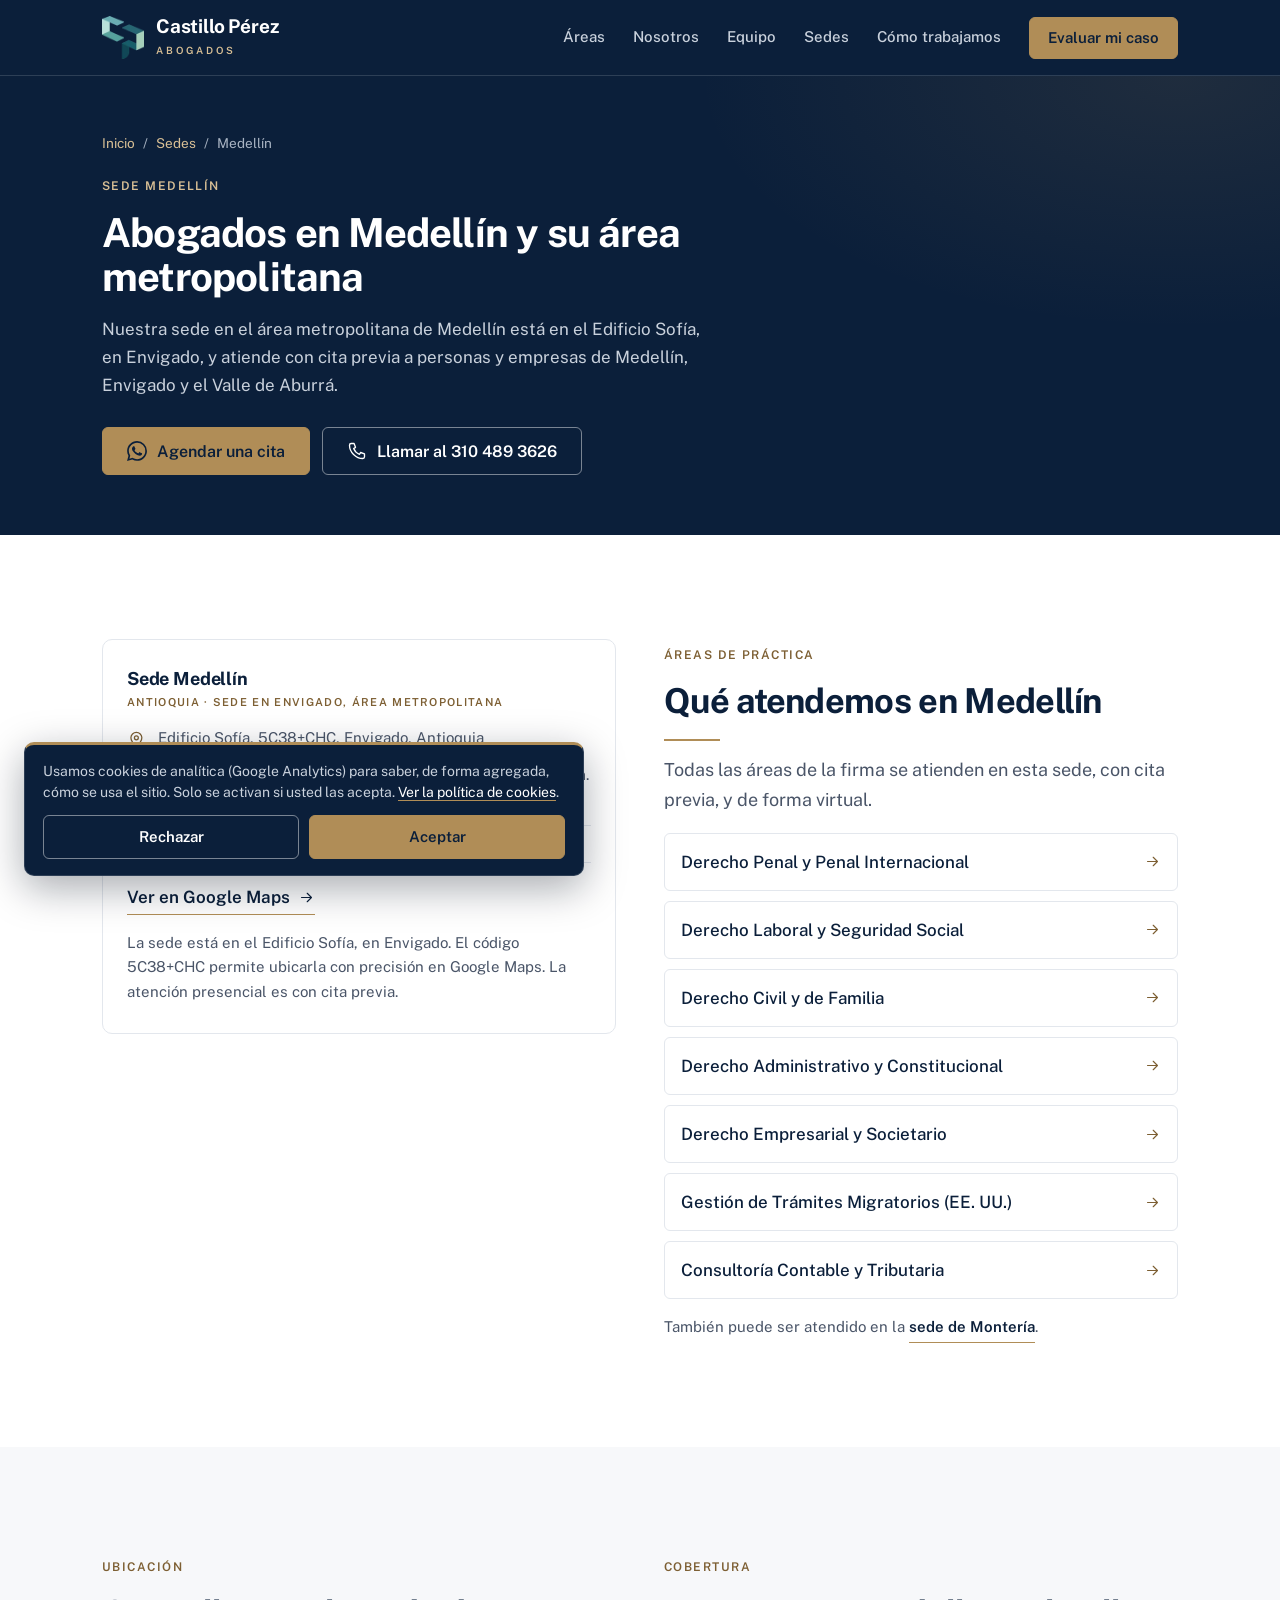
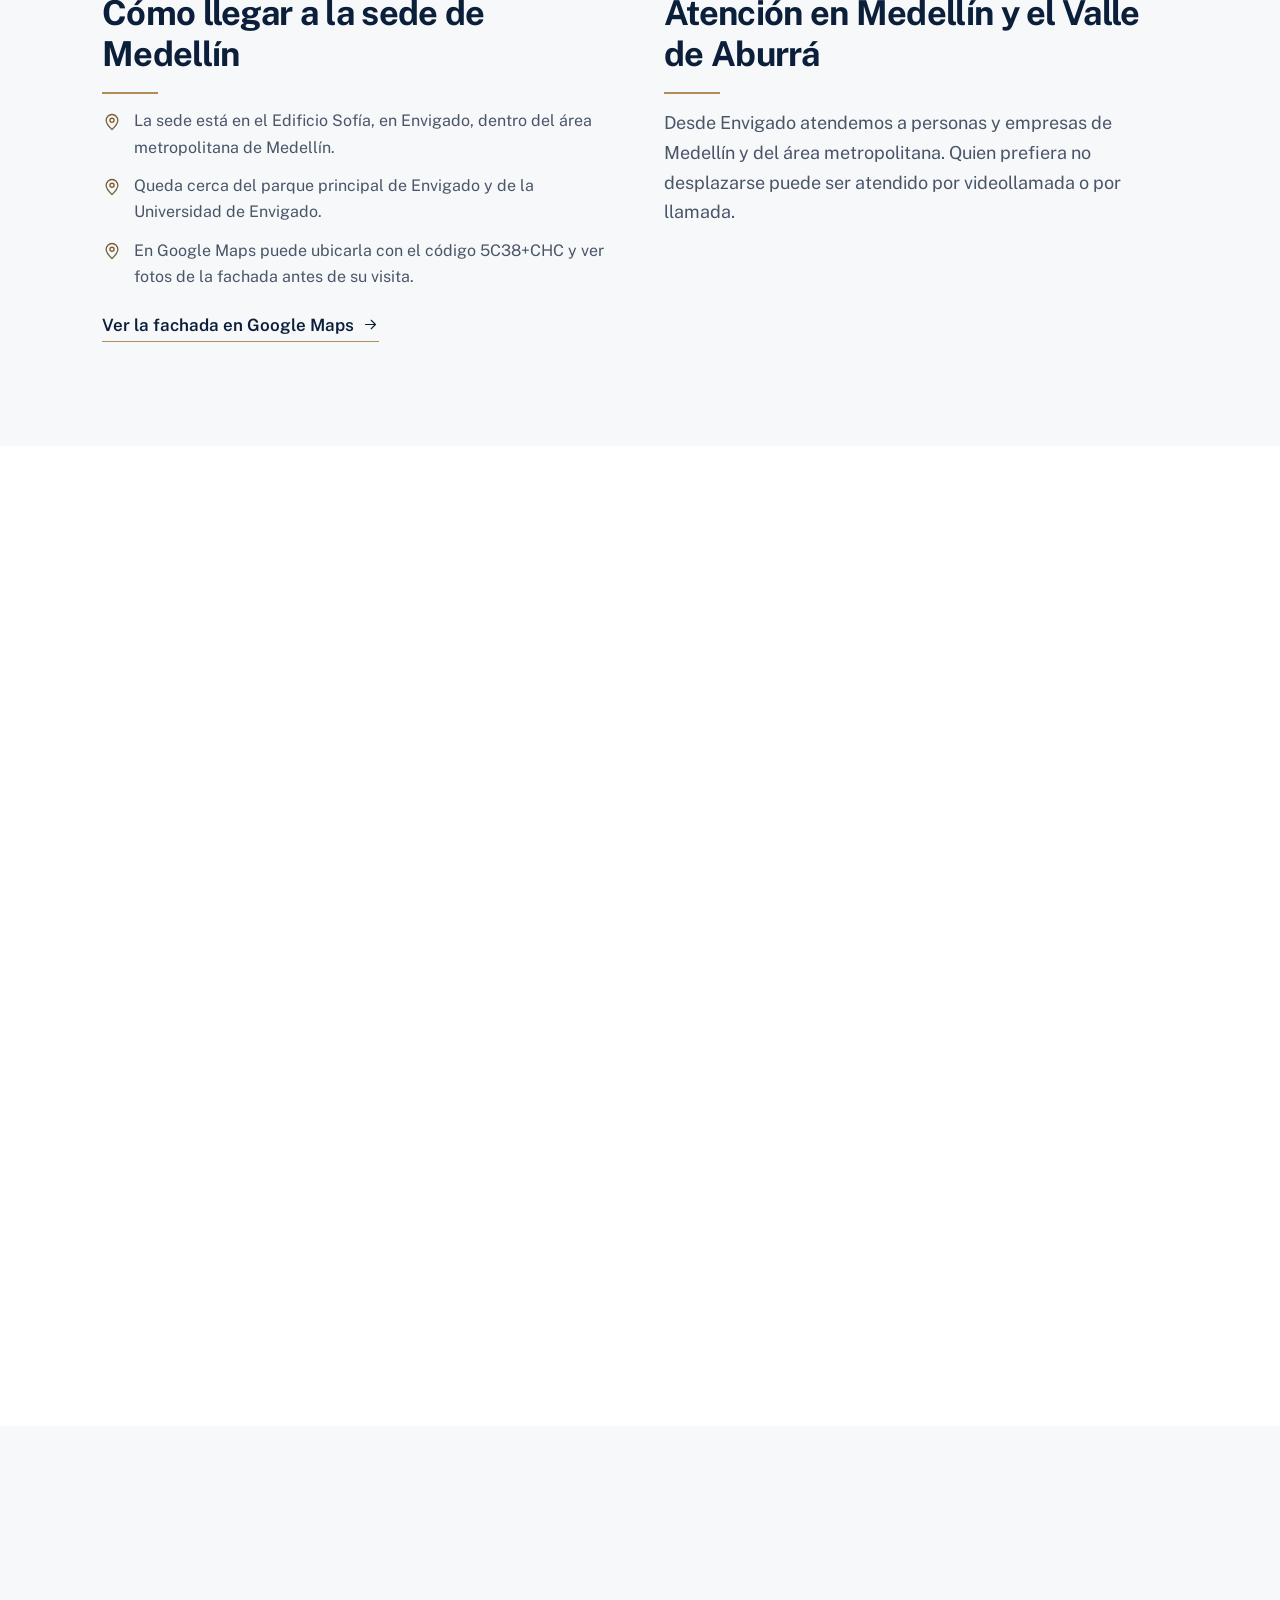
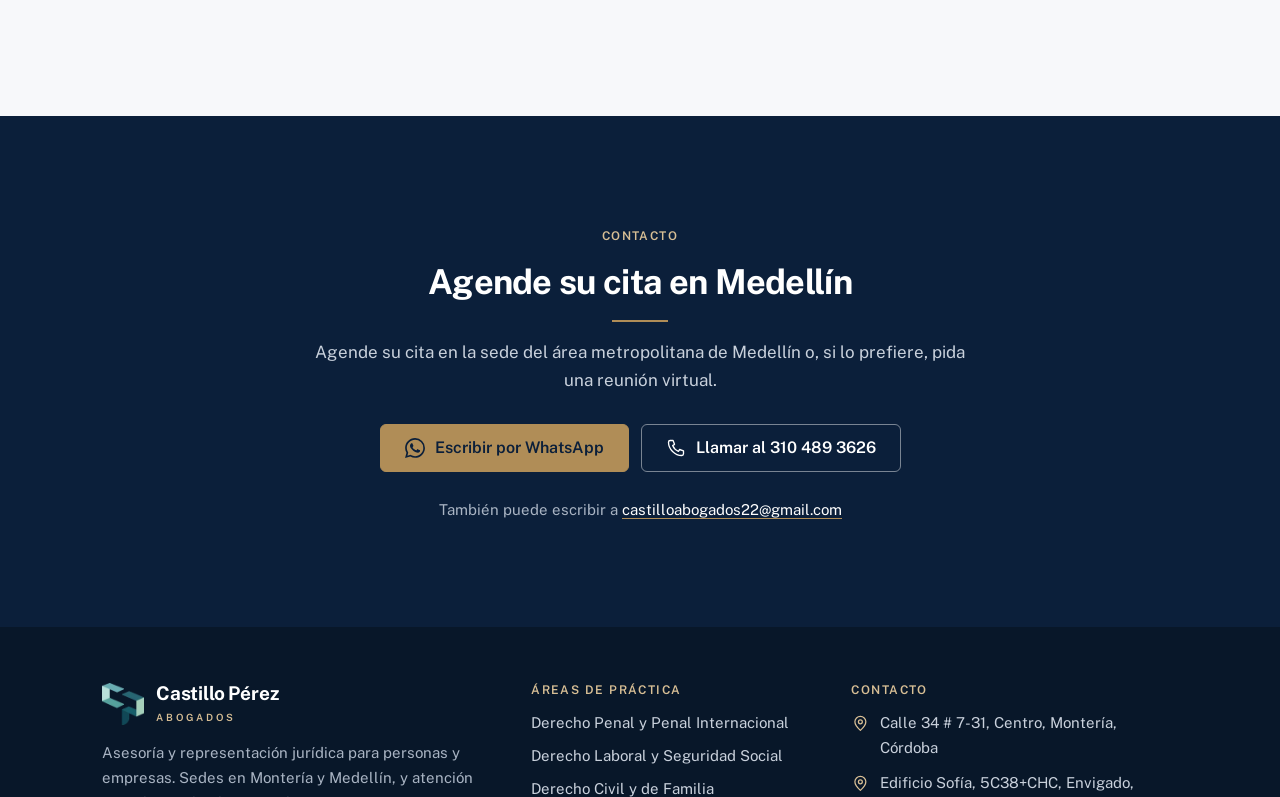
<file: abogados-medellin/index.html>
<!DOCTYPE html>
<html lang="es-CO">
<head>
<meta charset="UTF-8">
<meta name="viewport" content="width=device-width, initial-scale=1">
<title>Abogados en Medellín | Castillo Pérez Abogados</title>
<meta name="description" content="Sede de Castillo Pérez Abogados en el área metropolitana de Medellín: Edificio Sofía, Envigado. Atención con cita previa y virtual.">
<link rel="canonical" href="https://castilloperezabogados.com/abogados-medellin/">
<meta name="theme-color" content="#0B1F3A">

<meta property="og:site_name" content="Castillo Pérez Abogados">
<meta property="og:type" content="website">
<meta property="og:locale" content="es_CO">
<meta property="og:title" content="Abogados en Medellín | Castillo Pérez Abogados">
<meta property="og:description" content="Sede de Castillo Pérez Abogados en el área metropolitana de Medellín: Edificio Sofía, Envigado. Atención con cita previa y virtual.">
<meta property="og:url" content="https://castilloperezabogados.com/abogados-medellin/">
<meta property="og:image" content="https://castilloperezabogados.com/assets/img/og-castillo-perez.jpg">
<meta property="og:image:width" content="1200">
<meta property="og:image:height" content="630">
<meta name="twitter:card" content="summary_large_image">

<link rel="icon" href="/favicon.ico?v=2" sizes="any">
<link rel="icon" href="/assets/img/favicon-48.png?v=2" sizes="48x48" type="image/png">
<link rel="icon" href="/assets/img/favicon-96.png?v=2" sizes="96x96" type="image/png">
<link rel="apple-touch-icon" href="/assets/img/apple-touch-icon.png">

<link rel="preload" href="/assets/fonts/public-sans-latin-400-normal.woff2" as="font" type="font/woff2" crossorigin>
<link rel="preload" href="/assets/fonts/public-sans-latin-700-normal.woff2" as="font" type="font/woff2" crossorigin>
<link rel="stylesheet" href="/assets/css/base.css">
<link rel="stylesheet" href="/assets/css/layout.css">
<link rel="stylesheet" href="/assets/css/components.css">
<link rel="stylesheet" href="/assets/css/pages/home.css">
<link rel="stylesheet" href="/assets/css/pages/interior.css">
<script type="application/ld+json">
{
 "@context": "https://schema.org",
 "@graph": [
  {
   "@type": "LegalService",
   "url": "https://castilloperezabogados.com/abogados-medellin/",
   "telephone": "+573104893626",
   "email": "castilloabogados22@gmail.com",
   "image": "https://castilloperezabogados.com/assets/img/og-castillo-perez.jpg",
   "parentOrganization": {
    "@id": "https://castilloperezabogados.com/#firma"
   },
   "openingHoursSpecification": [
    {
     "@type": "OpeningHoursSpecification",
     "dayOfWeek": [
      "Monday",
      "Tuesday",
      "Wednesday",
      "Thursday",
      "Friday"
     ],
     "opens": "08:00",
     "closes": "12:00"
    },
    {
     "@type": "OpeningHoursSpecification",
     "dayOfWeek": [
      "Monday",
      "Tuesday",
      "Wednesday",
      "Thursday",
      "Friday"
     ],
     "opens": "14:00",
     "closes": "18:00"
    }
   ],
   "areaServed": {
    "@type": "City",
    "name": "Medellín"
   },
   "@id": "https://castilloperezabogados.com/#sede-envigado",
   "name": "Castillo Pérez Abogados — Medellín (Envigado)",
   "address": {
    "@type": "PostalAddress",
    "streetAddress": "Edificio Sofía (5C38+CHC)",
    "addressLocality": "Envigado",
    "addressRegion": "Antioquia",
    "addressCountry": "CO"
   }
  },
  {
   "@type": "FAQPage",
   "@id": "https://castilloperezabogados.com/abogados-medellin/#preguntas",
   "mainEntity": [
    {
     "@type": "Question",
     "name": "¿La sede está en Medellín o en Envigado?",
     "acceptedAnswer": {
      "@type": "Answer",
      "text": "Está en Envigado, en el Edificio Sofía, dentro del área metropolitana de Medellín. Desde allí atendemos a clientes de Medellín y del Valle de Aburrá."
     }
    },
    {
     "@type": "Question",
     "name": "¿Cómo llego a la oficina?",
     "acceptedAnswer": {
      "@type": "Answer",
      "text": "El Edificio Sofía queda cerca del parque principal de Envigado y de la Universidad de Envigado. En Google Maps puede ubicarlo con el código 5C38+CHC."
     }
    },
    {
     "@type": "Question",
     "name": "¿Puedo ver la fachada antes de ir?",
     "acceptedAnswer": {
      "@type": "Answer",
      "text": "Sí. En la ficha de Google Maps del Edificio Sofía hay fotos de la fachada."
     }
    },
    {
     "@type": "Question",
     "name": "¿Necesito cita previa?",
     "acceptedAnswer": {
      "@type": "Answer",
      "text": "Sí. La atención presencial es con cita previa, de lunes a viernes, de 8:00 a. m. a 12:00 m. y de 2:00 a 6:00 p. m. Puede solicitarla por WhatsApp, por llamada o con el formulario de esta página."
     }
    }
   ]
  },
  {
   "@type": "BreadcrumbList",
   "itemListElement": [
    {
     "@type": "ListItem",
     "position": 1,
     "name": "Inicio",
     "item": "https://castilloperezabogados.com/"
    },
    {
     "@type": "ListItem",
     "position": 2,
     "name": "Sedes",
     "item": "https://castilloperezabogados.com/#sedes"
    },
    {
     "@type": "ListItem",
     "position": 3,
     "name": "Medellín",
     "item": "https://castilloperezabogados.com/abogados-medellin/"
    }
   ]
  }
 ]
}
</script>
</head>
<body data-ciudad="medellin">
<a class="saltar" href="#contenido">Saltar al contenido</a>

<!-- Iconos reutilizables -->
<svg xmlns="http://www.w3.org/2000/svg" width="0" height="0" style="position:absolute" aria-hidden="true">
  <symbol id="i-wa" viewBox="0 0 24 24"><path d="M17.472 14.382c-.297-.149-1.758-.867-2.03-.967-.273-.099-.471-.148-.67.15-.197.297-.767.966-.94 1.164-.173.199-.347.223-.644.075-.297-.15-1.255-.463-2.39-1.475-.883-.788-1.48-1.761-1.653-2.059-.173-.297-.018-.458.13-.606.134-.133.298-.347.446-.52.149-.174.198-.298.298-.497.099-.198.05-.371-.025-.52-.075-.149-.669-1.612-.916-2.207-.242-.579-.487-.5-.669-.51-.173-.008-.371-.01-.57-.01-.198 0-.52.074-.792.372-.272.297-1.04 1.016-1.04 2.479 0 1.462 1.065 2.875 1.213 3.074.149.198 2.096 3.2 5.077 4.487.709.306 1.262.489 1.694.625.712.227 1.36.195 1.871.118.571-.085 1.758-.719 2.006-1.413.248-.694.248-1.289.173-1.413-.074-.124-.272-.198-.57-.347m-5.421 7.403h-.004a9.87 9.87 0 01-5.031-1.378l-.361-.214-3.741.982.998-3.648-.235-.374a9.86 9.86 0 01-1.51-5.26c.001-5.45 4.436-9.884 9.888-9.884 2.64 0 5.122 1.03 6.988 2.898a9.825 9.825 0 012.893 6.994c-.003 5.45-4.437 9.884-9.885 9.884m8.413-18.297A11.815 11.815 0 0012.05 0C5.495 0 .16 5.335.157 11.892c0 2.096.547 4.142 1.588 5.945L.057 24l6.305-1.654a11.882 11.882 0 005.683 1.448h.005c6.554 0 11.89-5.335 11.893-11.893a11.821 11.821 0 00-3.48-8.413z"/></symbol>
  <symbol id="i-telefono" viewBox="0 0 24 24"><path d="M5 3h3.5l1.7 4.6-2.2 1.5a12 12 0 0 0 6.9 6.9l1.5-2.2L21 15.5V19a2 2 0 0 1-2 2C10.7 21 3 13.3 3 5a2 2 0 0 1 2-2z"/></symbol>
  <symbol id="i-correo" viewBox="0 0 24 24"><rect x="3" y="5" width="18" height="14" rx="2"/><path d="M3 7l9 6 9-6"/></symbol>
  <symbol id="i-lugar" viewBox="0 0 24 24"><path d="M12 21s7-6.2 7-11a7 7 0 1 0-14 0c0 4.8 7 11 7 11z"/><circle cx="12" cy="10" r="2.5"/></symbol>
  <symbol id="i-video" viewBox="0 0 24 24"><rect x="3" y="6" width="13" height="12" rx="2"/><path d="M16 10l5-3v10l-5-3"/></symbol>
  <symbol id="i-check" viewBox="0 0 24 24"><path d="M5 12.5l4.5 4.5L19 7.5"/></symbol>
  <symbol id="i-flecha" viewBox="0 0 24 24"><path d="M5 12h14M13 6l6 6-6 6"/></symbol>
  <symbol id="i-abajo" viewBox="0 0 24 24"><path d="M6 9l6 6 6-6"/></symbol>
  <symbol id="i-estrella" viewBox="0 0 24 24"><path d="M12 3.5l2.6 5.4 5.9.8-4.3 4.1 1 5.8L12 16.9l-5.2 2.7 1-5.8L3.5 9.7l5.9-.8L12 3.5z"/></symbol>
  <symbol id="i-persona" viewBox="0 0 24 24"><circle cx="12" cy="8" r="4"/><path d="M4 21a8 8 0 0 1 16 0"/></symbol>
  <symbol id="i-empresa" viewBox="0 0 24 24"><rect x="4" y="3" width="16" height="18" rx="1.5"/><path d="M9 8h1M14 8h1M9 12h1M14 12h1M10 21v-4h4v4"/></symbol>
  <symbol id="i-balanza" viewBox="0 0 24 24"><path d="M12 3v18M7 21h10M5 7h14M5 7l-3 7a3 3 0 0 0 6 0L5 7zM19 7l-3 7a3 3 0 0 0 6 0l-3-7z"/></symbol>
  <symbol id="i-maletin" viewBox="0 0 24 24"><rect x="3" y="7" width="18" height="13" rx="2"/><path d="M9 7V5a2 2 0 0 1 2-2h2a2 2 0 0 1 2 2v2M3 13h18"/></symbol>
  <symbol id="i-escudo" viewBox="0 0 24 24"><path d="M12 3l8 3v6c0 4.5-3.2 8-8 9-4.8-1-8-4.5-8-9V6l8-3z"/><path d="M9 12l2 2 4-4"/></symbol>
  <symbol id="i-familia" viewBox="0 0 24 24"><circle cx="9" cy="8" r="3.5"/><path d="M2.5 20a6.5 6.5 0 0 1 13 0M16 4.6a3.5 3.5 0 0 1 0 6.8M18 14.2a6.5 6.5 0 0 1 3.5 5.8"/></symbol>
  <symbol id="i-documento" viewBox="0 0 24 24"><path d="M14 3H7a2 2 0 0 0-2 2v14a2 2 0 0 0 2 2h10a2 2 0 0 0 2-2V8l-5-5z"/><path d="M14 3v5h5M9 13h6M9 17h6"/></symbol>
  <symbol id="i-estado" viewBox="0 0 24 24"><path d="M3 21h18M5 21V10M9.5 21V10M14.5 21V10M19 21V10M2.5 10h19L12 3 2.5 10z"/></symbol>
  <symbol id="i-calculo" viewBox="0 0 24 24"><rect x="5" y="3" width="14" height="18" rx="2"/><path d="M8.5 7.5h7M8.5 12h.01M12 12h.01M15.5 12h.01M8.5 16h.01M12 16h.01M15.5 16h.01"/></symbol>
  <symbol id="i-reloj" viewBox="0 0 24 24"><circle cx="12" cy="12" r="9"/><path d="M12 7v5l3 2"/></symbol>
  <symbol id="i-instagram" viewBox="0 0 24 24"><rect x="3.5" y="3.5" width="17" height="17" rx="5"/><circle cx="12" cy="12" r="4"/><path d="M17.2 6.8h.01"/></symbol>
  <symbol id="i-mundo" viewBox="0 0 24 24"><circle cx="12" cy="12" r="9"/><path d="M3 12h18M12 3c2.8 3 2.8 15 0 18M12 3c-2.8 3-2.8 15 0 18"/></symbol>
</svg>

<!-- ENCABEZADO -->
<header id="navbar">
  <div class="contenedor nav-interior">
    <a class="marca" href="/" aria-label="Castillo Pérez Abogados, inicio">
      <img src="/assets/img/logo-castillo-perez.webp" width="95" height="96" alt="">
      <span>
        <span class="marca-nombre">Castillo Pérez</span>
        <span class="marca-sub">Abogados</span>
      </span>
    </a>
    <nav aria-label="Principal">
      <ul class="nav-links" id="navLinks">
        <li><a href="/#servicios">Áreas</a></li>
        <li><a href="/nosotros/">Nosotros</a></li>
        <li><a href="/#equipo">Equipo</a></li>
        <li><a href="/#sedes">Sedes</a></li>
        <li><a href="/#proceso">Cómo trabajamos</a></li>
        <li><a class="btn btn--bronce" href="https://wa.me/573104893626?text=Hola%2C%20quiero%20solicitar%20la%20evaluaci%C3%B3n%20de%20mi%20caso.%20Escribo%20desde%20la%20p%C3%A1gina%20de%20la%20sede%20de%20Medell%C3%ADn." target="_blank" rel="noopener" data-cta="encabezado">Evaluar mi caso</a></li>
      </ul>
    </nav>
    <button class="nav-hamburger" type="button" aria-label="Abrir menú" aria-expanded="false" aria-controls="navLinks"><span></span><span></span><span></span></button>
  </div>
</header>

<main id="contenido">
  <div class="cabecera-pagina">
    <div class="contenedor">
      <nav class="migas" aria-label="Ruta de navegación"><a href="/">Inicio</a><span aria-hidden="true">/</span><a href="/#sedes">Sedes</a><span aria-hidden="true">/</span><span>Medellín</span></nav>
      <span class="sobretitulo">Sede Medellín</span>
      <h1>Abogados en Medellín y su área metropolitana</h1>
      <p class="cabecera-entradilla">Nuestra sede en el área metropolitana de Medellín está en el Edificio Sofía, en Envigado, y atiende con cita previa a personas y empresas de Medellín, Envigado y el Valle de Aburrá.</p>
      <div class="cabecera-acciones">
        <a class="btn btn--bronce" href="https://wa.me/573104893626?text=Hola%2C%20quiero%20agendar%20una%20cita%20en%20la%20sede%20de%20Medell%C3%ADn." target="_blank" rel="noopener" data-cta="cabecera" data-ciudad="medellin"><svg class="ico ico--relleno" aria-hidden="true"><use href="#i-wa"/></svg>Agendar una cita</a>
        <a class="btn btn--linea-clara" href="tel:+573104893626" data-cta="cabecera" data-ciudad="medellin"><svg class="ico" aria-hidden="true"><use href="#i-telefono"/></svg>Llamar al 310 489 3626</a>
      </div>
    </div>
  </div>
<section class="seccion" id="sede">
  <div class="contenedor sede-rejilla">
    <div class="sede">
      <h2 class="h3-like">Sede Medellín</h2>
      <p class="sede-lugar">Antioquia · Sede en Envigado, área metropolitana</p>
      <ul class="sede-datos">
        <li><svg class="ico" aria-hidden="true"><use href="#i-lugar"/></svg><span>Edificio Sofía, 5C38+CHC, Envigado, Antioquia</span></li>
        <li><svg class="ico" aria-hidden="true"><use href="#i-reloj"/></svg><span>Lunes a viernes, de 8:00 a.&nbsp;m. a 12:00&nbsp;m. y de 2:00 a 6:00&nbsp;p.&nbsp;m.</span></li>
        <li><svg class="ico" aria-hidden="true"><use href="#i-telefono"/></svg><a href="tel:+573104893626" data-cta="sede" data-ciudad="medellin">+57 310 489 3626</a></li>
        <li><svg class="ico" aria-hidden="true"><use href="#i-correo"/></svg><a href="mailto:castilloabogados22@gmail.com" data-cta="sede">castilloabogados22@gmail.com</a></li>
      </ul>
      <a class="enlace" href="https://www.google.com/maps/search/?api=1&amp;query=5C38%2BCHC%20Envigado%2C%20Antioquia" target="_blank" rel="noopener" data-cta="sede">Ver en Google Maps<svg class="ico" aria-hidden="true"><use href="#i-flecha"/></svg></a>
      <p class="nota-sede">La sede está en el Edificio Sofía, en Envigado. El código 5C38+CHC permite ubicarla con precisión en Google Maps. La atención presencial es con cita previa.</p>
    </div>
    <div>
      <div class="encabezado-seccion" style="margin-bottom:0">
        <span class="sobretitulo">Áreas de práctica</span>
        <h2>Qué atendemos en Medellín</h2>
        <p class="entradilla">Todas las áreas de la firma se atienden en esta sede, con cita previa, y de forma virtual.</p>
      </div>
      <ul class="lista-areas">
        <li><a href="/derecho-penal/">Derecho Penal y Penal Internacional<svg class="ico" aria-hidden="true"><use href="#i-flecha"/></svg></a></li>
        <li><a href="/derecho-laboral/">Derecho Laboral y Seguridad Social<svg class="ico" aria-hidden="true"><use href="#i-flecha"/></svg></a></li>
        <li><a href="/derecho-civil-y-familia/">Derecho Civil y de Familia<svg class="ico" aria-hidden="true"><use href="#i-flecha"/></svg></a></li>
        <li><a href="/derecho-administrativo/">Derecho Administrativo y Constitucional<svg class="ico" aria-hidden="true"><use href="#i-flecha"/></svg></a></li>
        <li><a href="/derecho-empresarial/">Derecho Empresarial y Societario<svg class="ico" aria-hidden="true"><use href="#i-flecha"/></svg></a></li>
        <li><a href="/tramites-migratorios/">Gestión de Trámites Migratorios (EE.&nbsp;UU.)<svg class="ico" aria-hidden="true"><use href="#i-flecha"/></svg></a></li>
        <li><a href="/consultoria-tributaria/">Consultoría Contable y Tributaria<svg class="ico" aria-hidden="true"><use href="#i-flecha"/></svg></a></li>
      </ul>
      <p class="nota-sede">También puede ser atendido en la <a class="enlace" href="/abogados-monteria/">sede de Montería</a>.</p>
    </div>
  </div>
</section>

<section class="seccion seccion--piedra" id="como-llegar">
  <div class="contenedor sede-rejilla">
    <div>
      <div class="encabezado-seccion" style="margin-bottom:0">
        <span class="sobretitulo">Ubicación</span>
        <h2>Cómo llegar a la sede de Medellín</h2>
      </div>
      <ul class="sede-datos sede-datos--grande">
        <li><svg class="ico" aria-hidden="true"><use href="#i-lugar"/></svg><span>La sede está en el Edificio Sofía, en Envigado, dentro del área metropolitana de Medellín.</span></li>
        <li><svg class="ico" aria-hidden="true"><use href="#i-lugar"/></svg><span>Queda cerca del parque principal de Envigado y de la Universidad de Envigado.</span></li>
        <li><svg class="ico" aria-hidden="true"><use href="#i-lugar"/></svg><span>En Google Maps puede ubicarla con el código 5C38+CHC y ver fotos de la fachada antes de su visita.</span></li>
      </ul>
      <a class="enlace" href="https://www.google.com/maps/search/?api=1&amp;query=5C38%2BCHC%20Envigado%2C%20Antioquia" target="_blank" rel="noopener" data-cta="sede">Ver la fachada en Google Maps<svg class="ico" aria-hidden="true"><use href="#i-flecha"/></svg></a>
    </div>
    <div>
      <div class="encabezado-seccion" style="margin-bottom:0">
        <span class="sobretitulo">Cobertura</span>
        <h2>Atención en Medellín y el Valle de Aburrá</h2>
      </div>
      <p class="entradilla">Desde Envigado atendemos a personas y empresas de Medellín y del área metropolitana. Quien prefiera no desplazarse puede ser atendido por videollamada o por llamada.</p>
    </div>
  </div>
</section>

<section class="seccion" id="preguntas">
  <div class="contenedor">
    <div class="encabezado-seccion encabezado-seccion--centro">
      <span class="sobretitulo">Preguntas frecuentes</span>
      <h2>Atención en Medellín</h2>
    </div>
    <div class="faq">
      <details>
        <summary>¿La sede está en Medellín o en Envigado?<svg class="ico" aria-hidden="true"><use href="#i-abajo"/></svg></summary>
        <div class="faq-respuesta"><p>Está en Envigado, en el Edificio Sofía, dentro del área metropolitana de Medellín. Desde allí atendemos a clientes de Medellín y del Valle de Aburrá.</p></div>
      </details>
      <details>
        <summary>¿Cómo llego a la oficina?<svg class="ico" aria-hidden="true"><use href="#i-abajo"/></svg></summary>
        <div class="faq-respuesta"><p>El Edificio Sofía queda cerca del parque principal de Envigado y de la Universidad de Envigado. En Google Maps puede ubicarlo con el código 5C38+CHC.</p></div>
      </details>
      <details>
        <summary>¿Puedo ver la fachada antes de ir?<svg class="ico" aria-hidden="true"><use href="#i-abajo"/></svg></summary>
        <div class="faq-respuesta"><p>Sí. En la ficha de Google Maps del Edificio Sofía hay fotos de la fachada.</p></div>
      </details>
      <details>
        <summary>¿Necesito cita previa?<svg class="ico" aria-hidden="true"><use href="#i-abajo"/></svg></summary>
        <div class="faq-respuesta"><p>Sí. La atención presencial es con cita previa, de lunes a viernes, de 8:00 a.&nbsp;m. a 12:00&nbsp;m. y de 2:00 a 6:00&nbsp;p.&nbsp;m. Puede solicitarla por WhatsApp, por llamada o con el formulario de esta página.</p></div>
      </details>
    </div>
  </div>
</section>

<section class="seccion seccion--piedra seccion--compacta" id="proceso">
  <div class="contenedor">
    <div class="como-empezamos">
      <div>
        <span class="sobretitulo">Cómo empezamos</span>
        <h2>Sin sorpresas desde el primer contacto</h2>
      </div>
      <ol class="pasos-breves">
        <li><strong>Filtro de viabilidad sin costo.</strong> Confirmamos que su asunto corresponde al área y que no hay conflicto de intereses.</li>
        <li><strong>Consulta jurídica especializada remunerada.</strong> Su valor se informa antes de agendarla y se abona a los honorarios si contrata.</li>
        <li><strong>Honorarios por escrito.</strong> Antes de iniciar cualquier gestión.</li>
      </ol>
    </div>
    <p class="nota-etica">Ningún profesional puede garantizar el resultado de un proceso o de un trámite. <a class="enlace" href="/#proceso">Ver cómo trabajamos<svg class="ico" aria-hidden="true"><use href="#i-flecha"/></svg></a></p>
  </div>
</section>

<section class="seccion seccion--marino cierre" id="contacto">
  <div class="contenedor">
    <span class="sobretitulo">Contacto</span>
    <h2>Agende su cita en Medellín</h2>
    <p>Agende su cita en la sede del área metropolitana de Medellín o, si lo prefiere, pida una reunión virtual.</p>
    <div class="cierre-acciones">
      <a class="btn btn--bronce" href="https://wa.me/573104893626?text=Hola%2C%20quiero%20agendar%20una%20cita%20en%20la%20sede%20de%20Medell%C3%ADn." target="_blank" rel="noopener" data-cta="cierre" data-ciudad="medellin"><svg class="ico ico--relleno" aria-hidden="true"><use href="#i-wa"/></svg>Escribir por WhatsApp</a>
      <a class="btn btn--linea-clara" href="tel:+573104893626" data-cta="cierre" data-ciudad="medellin"><svg class="ico" aria-hidden="true"><use href="#i-telefono"/></svg>Llamar al 310 489 3626</a>
    </div>
    <p class="cierre-correo">También puede escribir a <a href="mailto:castilloabogados22@gmail.com" data-cta="cierre">castilloabogados22@gmail.com</a></p>
  </div>
</section>
</main>

<!-- PIE -->
<footer class="pie">
  <div class="contenedor">
    <div class="pie-rejilla">
      <div>
        <a class="marca" href="/" aria-label="Castillo Pérez Abogados, inicio">
          <img src="/assets/img/logo-castillo-perez.webp" width="95" height="96" alt="" loading="lazy">
          <span>
            <span class="marca-nombre">Castillo Pérez</span>
            <span class="marca-sub">Abogados</span>
          </span>
        </a>
        <p class="pie-desc">Asesoría y representación jurídica para personas y empresas. Sedes en Montería y Medellín, y atención virtual en Colombia y en el exterior.</p>
        <a class="pie-red" href="https://www.instagram.com/abogadoscastilloperez/" target="_blank" rel="noopener noreferrer" data-cta="pie"><svg class="ico" aria-hidden="true"><use href="#i-instagram"/></svg><span>Instagram <span class="solo-lectores">de Castillo Pérez Abogados</span>@abogadoscastilloperez</span></a>
        <ul class="pie-lista pie-firma">
          <li><a href="/nosotros/">Nosotros</a></li>
          <li><a href="/abogados-monteria/">Sede Montería</a></li>
          <li><a href="/abogados-medellin/">Sede Medellín</a></li>
        </ul>
      </div>
      <div>
        <h2 class="pie-titulo">Áreas de práctica</h2>
        <ul class="pie-lista">
          <li><a href="/derecho-penal/">Derecho Penal y Penal Internacional</a></li>
          <li><a href="/derecho-laboral/">Derecho Laboral y Seguridad Social</a></li>
          <li><a href="/derecho-civil-y-familia/">Derecho Civil y de Familia</a></li>
          <li><a href="/derecho-administrativo/">Derecho Administrativo y Constitucional</a></li>
          <li><a href="/derecho-empresarial/">Derecho Empresarial y Societario</a></li>
          <li><a href="/tramites-migratorios/">Trámites Migratorios (EE.&nbsp;UU.)</a></li>
          <li><a href="/consultoria-tributaria/">Consultoría Contable y Tributaria</a></li>
        </ul>
      </div>
      <div>
        <h2 class="pie-titulo">Contacto</h2>
        <ul class="pie-contacto">
          <li><svg class="ico" aria-hidden="true"><use href="#i-lugar"/></svg><a href="/abogados-monteria/">Calle 34 # 7-31, Centro, Montería, Córdoba</a></li>
          <li><svg class="ico" aria-hidden="true"><use href="#i-lugar"/></svg><a href="/abogados-medellin/">Edificio Sofía, 5C38+CHC, Envigado, Antioquia</a></li>
          <li><svg class="ico" aria-hidden="true"><use href="#i-telefono"/></svg><a href="tel:+573104893626" data-cta="pie">+57 310 489 3626</a></li>
          <li><svg class="ico ico--relleno" aria-hidden="true"><use href="#i-wa"/></svg><a href="https://wa.me/573104893626?text=Hola%2C%20quiero%20solicitar%20la%20evaluaci%C3%B3n%20de%20mi%20caso.%20Escribo%20desde%20la%20p%C3%A1gina%20de%20la%20sede%20de%20Medell%C3%ADn." target="_blank" rel="noopener" data-cta="pie">WhatsApp</a></li>
          <li><svg class="ico" aria-hidden="true"><use href="#i-correo"/></svg><a href="mailto:castilloabogados22@gmail.com" data-cta="pie">castilloabogados22@gmail.com</a></li>
        </ul>
      </div>
    </div>
    <div class="pie-legal">
      <p>Castillo Pérez Abogados es la marca de servicios jurídicos de Castillo Pérez Asesorías y Consultorías S.A.S., NIT 901.621.987-7. La información de este sitio es de carácter general y no constituye asesoría jurídica. Para ejercer sus derechos sobre datos personales (Ley 1581 de 2012), consulte la <a href="/politica-de-privacidad/">política de tratamiento de datos</a> o escriba a castilloabogados22@gmail.com.</p>
      <p>© 2026 Castillo Pérez Asesorías y Consultorías S.A.S. · NIT 901.621.987-7<br><a href="/politica-de-privacidad/">Política de tratamiento de datos</a> · <a href="/aviso-legal/">Aviso legal</a> · <button type="button" class="pie-cookies" data-cookies>Preferencias de cookies</button></p>
    </div>
  </div>
</footer>

<!-- Barra de contacto fija en móvil -->
<div class="barra-movil">
  <a class="btn btn--whatsapp" href="https://wa.me/573104893626?text=Hola%2C%20quiero%20solicitar%20la%20evaluaci%C3%B3n%20de%20mi%20caso.%20Escribo%20desde%20la%20p%C3%A1gina%20de%20la%20sede%20de%20Medell%C3%ADn." target="_blank" rel="noopener" data-cta="barra_movil">
    <svg class="ico ico--relleno" aria-hidden="true"><use href="#i-wa"/></svg>WhatsApp
  </a>
  <a class="btn btn--marino" href="tel:+573104893626" data-cta="barra_movil">
    <svg class="ico" aria-hidden="true"><use href="#i-telefono"/></svg>Llamar
  </a>
</div>

<script src="/assets/js/consentimiento.js" defer></script>
<script src="/assets/js/analytics.js" defer></script>
<script src="/assets/js/whatsapp.js" defer></script>
<script src="/assets/js/precalificacion.js" defer></script>
<script src="/assets/js/nav.js" defer></script>
</body>
</html>
</file>
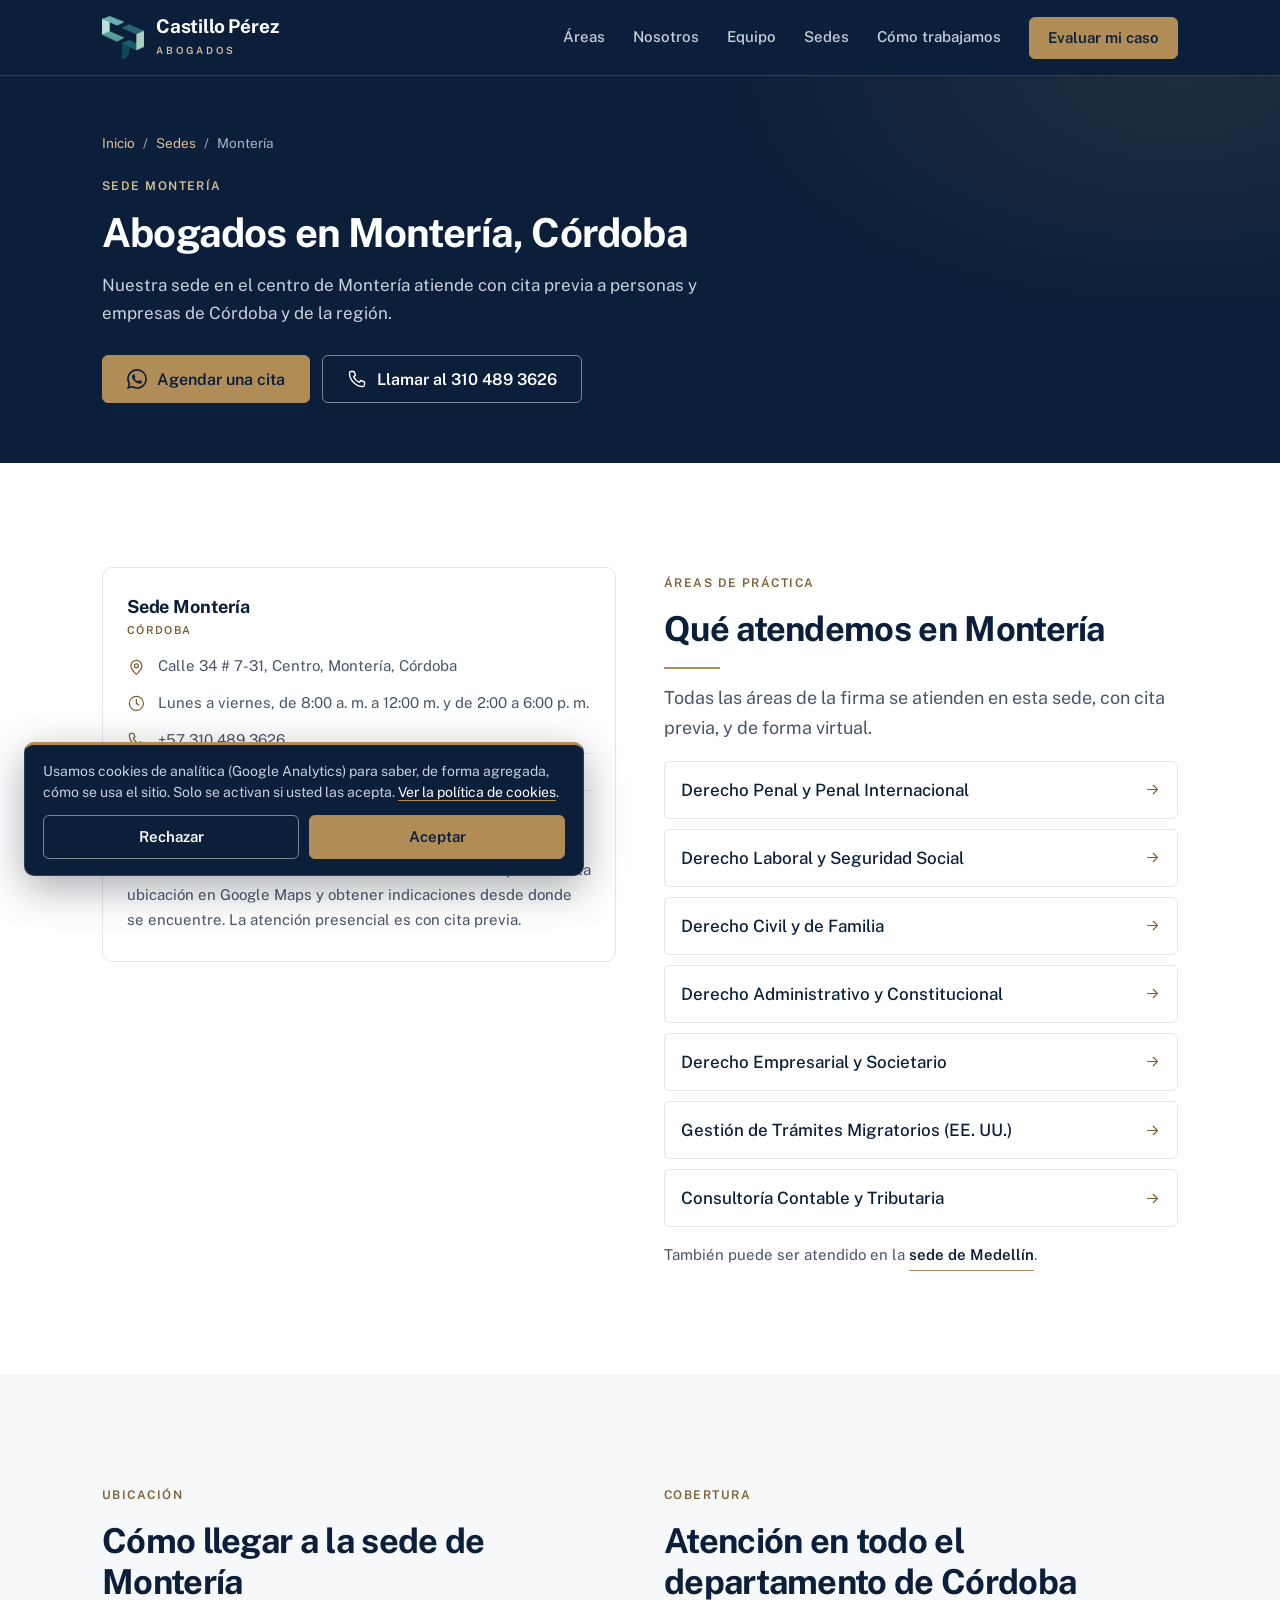
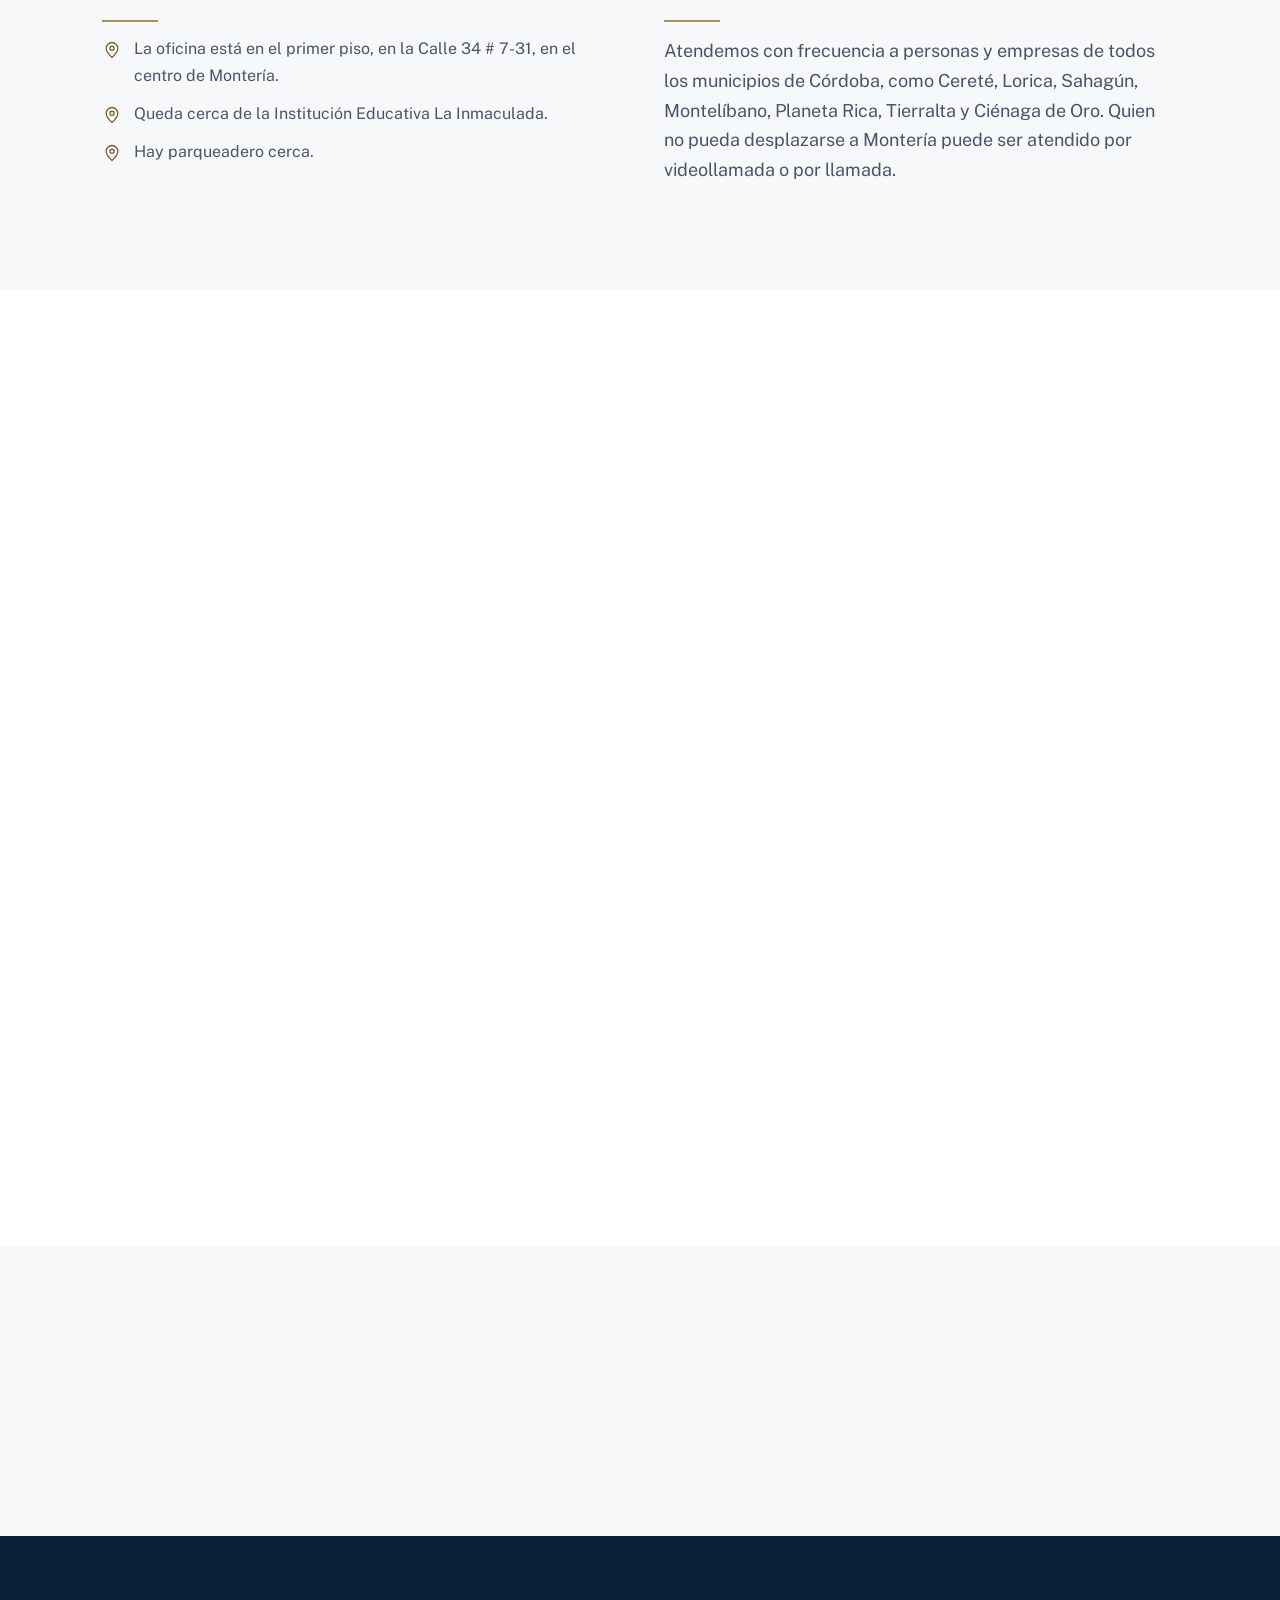
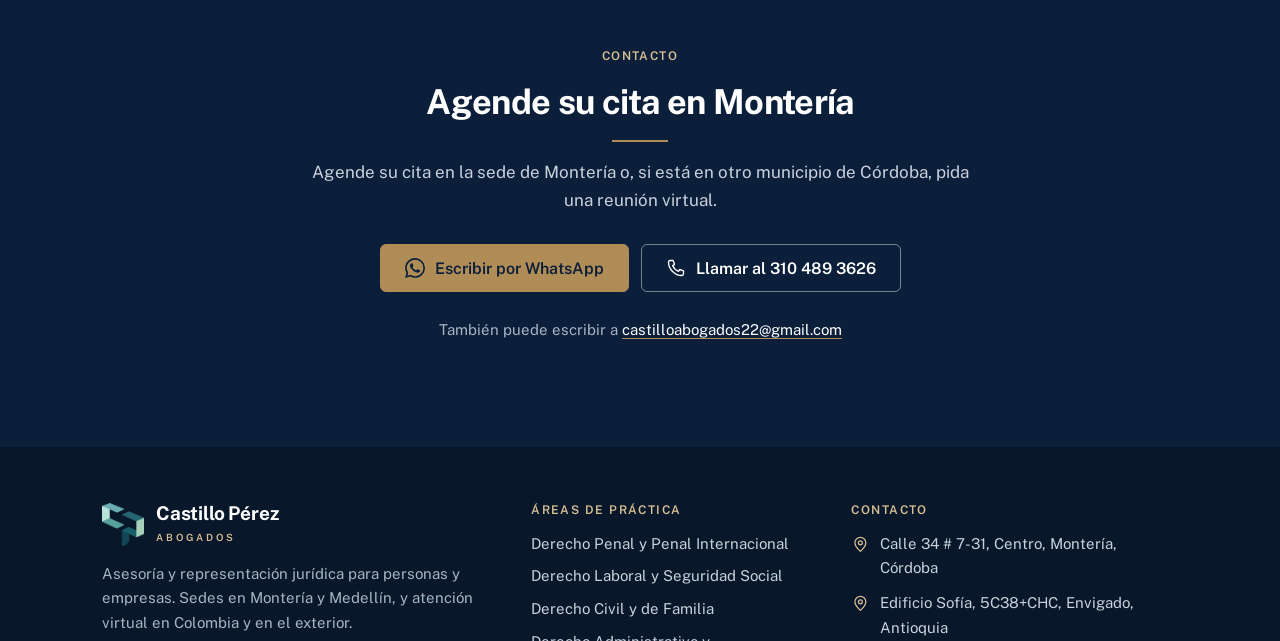
<file: abogados-monteria/index.html>
<!DOCTYPE html>
<html lang="es-CO">
<head>
<meta charset="UTF-8">
<meta name="viewport" content="width=device-width, initial-scale=1">
<title>Abogados en Montería, Córdoba | Castillo Pérez Abogados</title>
<meta name="description" content="Sede de Castillo Pérez Abogados en Montería: Calle 34 # 7-31, Centro. Atención con cita previa de lunes a viernes. Penal, laboral, familia, civil, empresarial y más.">
<link rel="canonical" href="https://castilloperezabogados.com/abogados-monteria/">
<meta name="theme-color" content="#0B1F3A">

<meta property="og:site_name" content="Castillo Pérez Abogados">
<meta property="og:type" content="website">
<meta property="og:locale" content="es_CO">
<meta property="og:title" content="Abogados en Montería, Córdoba | Castillo Pérez Abogados">
<meta property="og:description" content="Sede de Castillo Pérez Abogados en Montería: Calle 34 # 7-31, Centro. Atención con cita previa de lunes a viernes. Penal, laboral, familia, civil, empresarial y más.">
<meta property="og:url" content="https://castilloperezabogados.com/abogados-monteria/">
<meta property="og:image" content="https://castilloperezabogados.com/assets/img/og-castillo-perez.jpg">
<meta property="og:image:width" content="1200">
<meta property="og:image:height" content="630">
<meta name="twitter:card" content="summary_large_image">

<link rel="icon" href="/favicon.ico?v=2" sizes="any">
<link rel="icon" href="/assets/img/favicon-48.png?v=2" sizes="48x48" type="image/png">
<link rel="icon" href="/assets/img/favicon-96.png?v=2" sizes="96x96" type="image/png">
<link rel="apple-touch-icon" href="/assets/img/apple-touch-icon.png">

<link rel="preload" href="/assets/fonts/public-sans-latin-400-normal.woff2" as="font" type="font/woff2" crossorigin>
<link rel="preload" href="/assets/fonts/public-sans-latin-700-normal.woff2" as="font" type="font/woff2" crossorigin>
<link rel="stylesheet" href="/assets/css/base.css">
<link rel="stylesheet" href="/assets/css/layout.css">
<link rel="stylesheet" href="/assets/css/components.css">
<link rel="stylesheet" href="/assets/css/pages/home.css">
<link rel="stylesheet" href="/assets/css/pages/interior.css">
<script type="application/ld+json">
{
 "@context": "https://schema.org",
 "@graph": [
  {
   "@type": "LegalService",
   "url": "https://castilloperezabogados.com/abogados-monteria/",
   "telephone": "+573104893626",
   "email": "castilloabogados22@gmail.com",
   "image": "https://castilloperezabogados.com/assets/img/og-castillo-perez.jpg",
   "parentOrganization": {
    "@id": "https://castilloperezabogados.com/#firma"
   },
   "openingHoursSpecification": [
    {
     "@type": "OpeningHoursSpecification",
     "dayOfWeek": [
      "Monday",
      "Tuesday",
      "Wednesday",
      "Thursday",
      "Friday"
     ],
     "opens": "08:00",
     "closes": "12:00"
    },
    {
     "@type": "OpeningHoursSpecification",
     "dayOfWeek": [
      "Monday",
      "Tuesday",
      "Wednesday",
      "Thursday",
      "Friday"
     ],
     "opens": "14:00",
     "closes": "18:00"
    }
   ],
   "areaServed": {
    "@type": "City",
    "name": "Montería"
   },
   "@id": "https://castilloperezabogados.com/abogados-monteria/#sede",
   "name": "Castillo Pérez Abogados — Montería",
   "address": {
    "@type": "PostalAddress",
    "streetAddress": "Calle 34 # 7-31, Centro",
    "addressLocality": "Montería",
    "addressRegion": "Córdoba",
    "addressCountry": "CO"
   }
  },
  {
   "@type": "FAQPage",
   "@id": "https://castilloperezabogados.com/abogados-monteria/#preguntas",
   "mainEntity": [
    {
     "@type": "Question",
     "name": "¿Dónde queda la oficina en Montería?",
     "acceptedAnswer": {
      "@type": "Answer",
      "text": "En el primer piso de la Calle 34 # 7-31, en el centro de Montería, cerca de la Institución Educativa La Inmaculada."
     }
    },
    {
     "@type": "Question",
     "name": "¿Hay parqueadero?",
     "acceptedAnswer": {
      "@type": "Answer",
      "text": "Sí, hay parqueadero cerca de la oficina."
     }
    },
    {
     "@type": "Question",
     "name": "¿Atienden a personas de otros municipios de Córdoba?",
     "acceptedAnswer": {
      "@type": "Answer",
      "text": "Sí. Atendemos con frecuencia a personas y empresas de todos los municipios del departamento, de forma presencial en Montería o de forma virtual."
     }
    },
    {
     "@type": "Question",
     "name": "¿Necesito cita previa?",
     "acceptedAnswer": {
      "@type": "Answer",
      "text": "Sí. La atención presencial es con cita previa, de lunes a viernes, de 8:00 a. m. a 12:00 m. y de 2:00 a 6:00 p. m. Puede solicitarla por WhatsApp, por llamada o con el formulario de esta página."
     }
    }
   ]
  },
  {
   "@type": "BreadcrumbList",
   "itemListElement": [
    {
     "@type": "ListItem",
     "position": 1,
     "name": "Inicio",
     "item": "https://castilloperezabogados.com/"
    },
    {
     "@type": "ListItem",
     "position": 2,
     "name": "Sedes",
     "item": "https://castilloperezabogados.com/#sedes"
    },
    {
     "@type": "ListItem",
     "position": 3,
     "name": "Montería",
     "item": "https://castilloperezabogados.com/abogados-monteria/"
    }
   ]
  }
 ]
}
</script>
</head>
<body data-ciudad="monteria">
<a class="saltar" href="#contenido">Saltar al contenido</a>

<!-- Iconos reutilizables -->
<svg xmlns="http://www.w3.org/2000/svg" width="0" height="0" style="position:absolute" aria-hidden="true">
  <symbol id="i-wa" viewBox="0 0 24 24"><path d="M17.472 14.382c-.297-.149-1.758-.867-2.03-.967-.273-.099-.471-.148-.67.15-.197.297-.767.966-.94 1.164-.173.199-.347.223-.644.075-.297-.15-1.255-.463-2.39-1.475-.883-.788-1.48-1.761-1.653-2.059-.173-.297-.018-.458.13-.606.134-.133.298-.347.446-.52.149-.174.198-.298.298-.497.099-.198.05-.371-.025-.52-.075-.149-.669-1.612-.916-2.207-.242-.579-.487-.5-.669-.51-.173-.008-.371-.01-.57-.01-.198 0-.52.074-.792.372-.272.297-1.04 1.016-1.04 2.479 0 1.462 1.065 2.875 1.213 3.074.149.198 2.096 3.2 5.077 4.487.709.306 1.262.489 1.694.625.712.227 1.36.195 1.871.118.571-.085 1.758-.719 2.006-1.413.248-.694.248-1.289.173-1.413-.074-.124-.272-.198-.57-.347m-5.421 7.403h-.004a9.87 9.87 0 01-5.031-1.378l-.361-.214-3.741.982.998-3.648-.235-.374a9.86 9.86 0 01-1.51-5.26c.001-5.45 4.436-9.884 9.888-9.884 2.64 0 5.122 1.03 6.988 2.898a9.825 9.825 0 012.893 6.994c-.003 5.45-4.437 9.884-9.885 9.884m8.413-18.297A11.815 11.815 0 0012.05 0C5.495 0 .16 5.335.157 11.892c0 2.096.547 4.142 1.588 5.945L.057 24l6.305-1.654a11.882 11.882 0 005.683 1.448h.005c6.554 0 11.89-5.335 11.893-11.893a11.821 11.821 0 00-3.48-8.413z"/></symbol>
  <symbol id="i-telefono" viewBox="0 0 24 24"><path d="M5 3h3.5l1.7 4.6-2.2 1.5a12 12 0 0 0 6.9 6.9l1.5-2.2L21 15.5V19a2 2 0 0 1-2 2C10.7 21 3 13.3 3 5a2 2 0 0 1 2-2z"/></symbol>
  <symbol id="i-correo" viewBox="0 0 24 24"><rect x="3" y="5" width="18" height="14" rx="2"/><path d="M3 7l9 6 9-6"/></symbol>
  <symbol id="i-lugar" viewBox="0 0 24 24"><path d="M12 21s7-6.2 7-11a7 7 0 1 0-14 0c0 4.8 7 11 7 11z"/><circle cx="12" cy="10" r="2.5"/></symbol>
  <symbol id="i-video" viewBox="0 0 24 24"><rect x="3" y="6" width="13" height="12" rx="2"/><path d="M16 10l5-3v10l-5-3"/></symbol>
  <symbol id="i-check" viewBox="0 0 24 24"><path d="M5 12.5l4.5 4.5L19 7.5"/></symbol>
  <symbol id="i-flecha" viewBox="0 0 24 24"><path d="M5 12h14M13 6l6 6-6 6"/></symbol>
  <symbol id="i-abajo" viewBox="0 0 24 24"><path d="M6 9l6 6 6-6"/></symbol>
  <symbol id="i-estrella" viewBox="0 0 24 24"><path d="M12 3.5l2.6 5.4 5.9.8-4.3 4.1 1 5.8L12 16.9l-5.2 2.7 1-5.8L3.5 9.7l5.9-.8L12 3.5z"/></symbol>
  <symbol id="i-persona" viewBox="0 0 24 24"><circle cx="12" cy="8" r="4"/><path d="M4 21a8 8 0 0 1 16 0"/></symbol>
  <symbol id="i-empresa" viewBox="0 0 24 24"><rect x="4" y="3" width="16" height="18" rx="1.5"/><path d="M9 8h1M14 8h1M9 12h1M14 12h1M10 21v-4h4v4"/></symbol>
  <symbol id="i-balanza" viewBox="0 0 24 24"><path d="M12 3v18M7 21h10M5 7h14M5 7l-3 7a3 3 0 0 0 6 0L5 7zM19 7l-3 7a3 3 0 0 0 6 0l-3-7z"/></symbol>
  <symbol id="i-maletin" viewBox="0 0 24 24"><rect x="3" y="7" width="18" height="13" rx="2"/><path d="M9 7V5a2 2 0 0 1 2-2h2a2 2 0 0 1 2 2v2M3 13h18"/></symbol>
  <symbol id="i-escudo" viewBox="0 0 24 24"><path d="M12 3l8 3v6c0 4.5-3.2 8-8 9-4.8-1-8-4.5-8-9V6l8-3z"/><path d="M9 12l2 2 4-4"/></symbol>
  <symbol id="i-familia" viewBox="0 0 24 24"><circle cx="9" cy="8" r="3.5"/><path d="M2.5 20a6.5 6.5 0 0 1 13 0M16 4.6a3.5 3.5 0 0 1 0 6.8M18 14.2a6.5 6.5 0 0 1 3.5 5.8"/></symbol>
  <symbol id="i-documento" viewBox="0 0 24 24"><path d="M14 3H7a2 2 0 0 0-2 2v14a2 2 0 0 0 2 2h10a2 2 0 0 0 2-2V8l-5-5z"/><path d="M14 3v5h5M9 13h6M9 17h6"/></symbol>
  <symbol id="i-estado" viewBox="0 0 24 24"><path d="M3 21h18M5 21V10M9.5 21V10M14.5 21V10M19 21V10M2.5 10h19L12 3 2.5 10z"/></symbol>
  <symbol id="i-calculo" viewBox="0 0 24 24"><rect x="5" y="3" width="14" height="18" rx="2"/><path d="M8.5 7.5h7M8.5 12h.01M12 12h.01M15.5 12h.01M8.5 16h.01M12 16h.01M15.5 16h.01"/></symbol>
  <symbol id="i-reloj" viewBox="0 0 24 24"><circle cx="12" cy="12" r="9"/><path d="M12 7v5l3 2"/></symbol>
  <symbol id="i-instagram" viewBox="0 0 24 24"><rect x="3.5" y="3.5" width="17" height="17" rx="5"/><circle cx="12" cy="12" r="4"/><path d="M17.2 6.8h.01"/></symbol>
  <symbol id="i-mundo" viewBox="0 0 24 24"><circle cx="12" cy="12" r="9"/><path d="M3 12h18M12 3c2.8 3 2.8 15 0 18M12 3c-2.8 3-2.8 15 0 18"/></symbol>
</svg>

<!-- ENCABEZADO -->
<header id="navbar">
  <div class="contenedor nav-interior">
    <a class="marca" href="/" aria-label="Castillo Pérez Abogados, inicio">
      <img src="/assets/img/logo-castillo-perez.webp" width="95" height="96" alt="">
      <span>
        <span class="marca-nombre">Castillo Pérez</span>
        <span class="marca-sub">Abogados</span>
      </span>
    </a>
    <nav aria-label="Principal">
      <ul class="nav-links" id="navLinks">
        <li><a href="/#servicios">Áreas</a></li>
        <li><a href="/nosotros/">Nosotros</a></li>
        <li><a href="/#equipo">Equipo</a></li>
        <li><a href="/#sedes">Sedes</a></li>
        <li><a href="/#proceso">Cómo trabajamos</a></li>
        <li><a class="btn btn--bronce" href="https://wa.me/573104893626?text=Hola%2C%20quiero%20solicitar%20la%20evaluaci%C3%B3n%20de%20mi%20caso.%20Escribo%20desde%20la%20p%C3%A1gina%20de%20la%20sede%20de%20Monter%C3%ADa." target="_blank" rel="noopener" data-cta="encabezado">Evaluar mi caso</a></li>
      </ul>
    </nav>
    <button class="nav-hamburger" type="button" aria-label="Abrir menú" aria-expanded="false" aria-controls="navLinks"><span></span><span></span><span></span></button>
  </div>
</header>

<main id="contenido">
  <div class="cabecera-pagina">
    <div class="contenedor">
      <nav class="migas" aria-label="Ruta de navegación"><a href="/">Inicio</a><span aria-hidden="true">/</span><a href="/#sedes">Sedes</a><span aria-hidden="true">/</span><span>Montería</span></nav>
      <span class="sobretitulo">Sede Montería</span>
      <h1>Abogados en Montería, Córdoba</h1>
      <p class="cabecera-entradilla">Nuestra sede en el centro de Montería atiende con cita previa a personas y empresas de Córdoba y de la región.</p>
      <div class="cabecera-acciones">
        <a class="btn btn--bronce" href="https://wa.me/573104893626?text=Hola%2C%20quiero%20agendar%20una%20cita%20en%20la%20sede%20de%20Monter%C3%ADa." target="_blank" rel="noopener" data-cta="cabecera" data-ciudad="monteria"><svg class="ico ico--relleno" aria-hidden="true"><use href="#i-wa"/></svg>Agendar una cita</a>
        <a class="btn btn--linea-clara" href="tel:+573104893626" data-cta="cabecera" data-ciudad="monteria"><svg class="ico" aria-hidden="true"><use href="#i-telefono"/></svg>Llamar al 310 489 3626</a>
      </div>
    </div>
  </div>
<section class="seccion" id="sede">
  <div class="contenedor sede-rejilla">
    <div class="sede">
      <h2 class="h3-like">Sede Montería</h2>
      <p class="sede-lugar">Córdoba</p>
      <ul class="sede-datos">
        <li><svg class="ico" aria-hidden="true"><use href="#i-lugar"/></svg><span>Calle 34 # 7-31, Centro, Montería, Córdoba</span></li>
        <li><svg class="ico" aria-hidden="true"><use href="#i-reloj"/></svg><span>Lunes a viernes, de 8:00 a.&nbsp;m. a 12:00&nbsp;m. y de 2:00 a 6:00&nbsp;p.&nbsp;m.</span></li>
        <li><svg class="ico" aria-hidden="true"><use href="#i-telefono"/></svg><a href="tel:+573104893626" data-cta="sede" data-ciudad="monteria">+57 310 489 3626</a></li>
        <li><svg class="ico" aria-hidden="true"><use href="#i-correo"/></svg><a href="mailto:castilloabogados22@gmail.com" data-cta="sede">castilloabogados22@gmail.com</a></li>
      </ul>
      <a class="enlace" href="https://www.google.com/maps/search/?api=1&amp;query=Calle%2034%20%23%207-31%2C%20Centro%2C%20Monter%C3%ADa%2C%20C%C3%B3rdoba" target="_blank" rel="noopener" data-cta="sede">Ver en Google Maps<svg class="ico" aria-hidden="true"><use href="#i-flecha"/></svg></a>
      <p class="nota-sede">La sede está en el centro de Montería. Use el enlace para abrir la ubicación en Google Maps y obtener indicaciones desde donde se encuentre. La atención presencial es con cita previa.</p>
    </div>
    <div>
      <div class="encabezado-seccion" style="margin-bottom:0">
        <span class="sobretitulo">Áreas de práctica</span>
        <h2>Qué atendemos en Montería</h2>
        <p class="entradilla">Todas las áreas de la firma se atienden en esta sede, con cita previa, y de forma virtual.</p>
      </div>
      <ul class="lista-areas">
        <li><a href="/derecho-penal/">Derecho Penal y Penal Internacional<svg class="ico" aria-hidden="true"><use href="#i-flecha"/></svg></a></li>
        <li><a href="/derecho-laboral/">Derecho Laboral y Seguridad Social<svg class="ico" aria-hidden="true"><use href="#i-flecha"/></svg></a></li>
        <li><a href="/derecho-civil-y-familia/">Derecho Civil y de Familia<svg class="ico" aria-hidden="true"><use href="#i-flecha"/></svg></a></li>
        <li><a href="/derecho-administrativo/">Derecho Administrativo y Constitucional<svg class="ico" aria-hidden="true"><use href="#i-flecha"/></svg></a></li>
        <li><a href="/derecho-empresarial/">Derecho Empresarial y Societario<svg class="ico" aria-hidden="true"><use href="#i-flecha"/></svg></a></li>
        <li><a href="/tramites-migratorios/">Gestión de Trámites Migratorios (EE.&nbsp;UU.)<svg class="ico" aria-hidden="true"><use href="#i-flecha"/></svg></a></li>
        <li><a href="/consultoria-tributaria/">Consultoría Contable y Tributaria<svg class="ico" aria-hidden="true"><use href="#i-flecha"/></svg></a></li>
      </ul>
      <p class="nota-sede">También puede ser atendido en la <a class="enlace" href="/abogados-medellin/">sede de Medellín</a>.</p>
    </div>
  </div>
</section>

<section class="seccion seccion--piedra" id="como-llegar">
  <div class="contenedor sede-rejilla">
    <div>
      <div class="encabezado-seccion" style="margin-bottom:0">
        <span class="sobretitulo">Ubicación</span>
        <h2>Cómo llegar a la sede de Montería</h2>
      </div>
      <ul class="sede-datos sede-datos--grande">
        <li><svg class="ico" aria-hidden="true"><use href="#i-lugar"/></svg><span>La oficina está en el primer piso, en la Calle 34 # 7-31, en el centro de Montería.</span></li>
        <li><svg class="ico" aria-hidden="true"><use href="#i-lugar"/></svg><span>Queda cerca de la Institución Educativa La Inmaculada.</span></li>
        <li><svg class="ico" aria-hidden="true"><use href="#i-lugar"/></svg><span>Hay parqueadero cerca.</span></li>
      </ul>
    </div>
    <div>
      <div class="encabezado-seccion" style="margin-bottom:0">
        <span class="sobretitulo">Cobertura</span>
        <h2>Atención en todo el departamento de Córdoba</h2>
      </div>
      <p class="entradilla">Atendemos con frecuencia a personas y empresas de todos los municipios de Córdoba, como Cereté, Lorica, Sahagún, Montelíbano, Planeta Rica, Tierralta y Ciénaga de Oro. Quien no pueda desplazarse a Montería puede ser atendido por videollamada o por llamada.</p>
    </div>
  </div>
</section>

<section class="seccion" id="preguntas">
  <div class="contenedor">
    <div class="encabezado-seccion encabezado-seccion--centro">
      <span class="sobretitulo">Preguntas frecuentes</span>
      <h2>Atención en Montería</h2>
    </div>
    <div class="faq">
      <details>
        <summary>¿Dónde queda la oficina en Montería?<svg class="ico" aria-hidden="true"><use href="#i-abajo"/></svg></summary>
        <div class="faq-respuesta"><p>En el primer piso de la Calle 34 # 7-31, en el centro de Montería, cerca de la Institución Educativa La Inmaculada.</p></div>
      </details>
      <details>
        <summary>¿Hay parqueadero?<svg class="ico" aria-hidden="true"><use href="#i-abajo"/></svg></summary>
        <div class="faq-respuesta"><p>Sí, hay parqueadero cerca de la oficina.</p></div>
      </details>
      <details>
        <summary>¿Atienden a personas de otros municipios de Córdoba?<svg class="ico" aria-hidden="true"><use href="#i-abajo"/></svg></summary>
        <div class="faq-respuesta"><p>Sí. Atendemos con frecuencia a personas y empresas de todos los municipios del departamento, de forma presencial en Montería o de forma virtual.</p></div>
      </details>
      <details>
        <summary>¿Necesito cita previa?<svg class="ico" aria-hidden="true"><use href="#i-abajo"/></svg></summary>
        <div class="faq-respuesta"><p>Sí. La atención presencial es con cita previa, de lunes a viernes, de 8:00 a.&nbsp;m. a 12:00&nbsp;m. y de 2:00 a 6:00&nbsp;p.&nbsp;m. Puede solicitarla por WhatsApp, por llamada o con el formulario de esta página.</p></div>
      </details>
    </div>
  </div>
</section>

<section class="seccion seccion--piedra seccion--compacta" id="proceso">
  <div class="contenedor">
    <div class="como-empezamos">
      <div>
        <span class="sobretitulo">Cómo empezamos</span>
        <h2>Sin sorpresas desde el primer contacto</h2>
      </div>
      <ol class="pasos-breves">
        <li><strong>Filtro de viabilidad sin costo.</strong> Confirmamos que su asunto corresponde al área y que no hay conflicto de intereses.</li>
        <li><strong>Consulta jurídica especializada remunerada.</strong> Su valor se informa antes de agendarla y se abona a los honorarios si contrata.</li>
        <li><strong>Honorarios por escrito.</strong> Antes de iniciar cualquier gestión.</li>
      </ol>
    </div>
    <p class="nota-etica">Ningún profesional puede garantizar el resultado de un proceso o de un trámite. <a class="enlace" href="/#proceso">Ver cómo trabajamos<svg class="ico" aria-hidden="true"><use href="#i-flecha"/></svg></a></p>
  </div>
</section>

<section class="seccion seccion--marino cierre" id="contacto">
  <div class="contenedor">
    <span class="sobretitulo">Contacto</span>
    <h2>Agende su cita en Montería</h2>
    <p>Agende su cita en la sede de Montería o, si está en otro municipio de Córdoba, pida una reunión virtual.</p>
    <div class="cierre-acciones">
      <a class="btn btn--bronce" href="https://wa.me/573104893626?text=Hola%2C%20quiero%20agendar%20una%20cita%20en%20la%20sede%20de%20Monter%C3%ADa." target="_blank" rel="noopener" data-cta="cierre" data-ciudad="monteria"><svg class="ico ico--relleno" aria-hidden="true"><use href="#i-wa"/></svg>Escribir por WhatsApp</a>
      <a class="btn btn--linea-clara" href="tel:+573104893626" data-cta="cierre" data-ciudad="monteria"><svg class="ico" aria-hidden="true"><use href="#i-telefono"/></svg>Llamar al 310 489 3626</a>
    </div>
    <p class="cierre-correo">También puede escribir a <a href="mailto:castilloabogados22@gmail.com" data-cta="cierre">castilloabogados22@gmail.com</a></p>
  </div>
</section>
</main>

<!-- PIE -->
<footer class="pie">
  <div class="contenedor">
    <div class="pie-rejilla">
      <div>
        <a class="marca" href="/" aria-label="Castillo Pérez Abogados, inicio">
          <img src="/assets/img/logo-castillo-perez.webp" width="95" height="96" alt="" loading="lazy">
          <span>
            <span class="marca-nombre">Castillo Pérez</span>
            <span class="marca-sub">Abogados</span>
          </span>
        </a>
        <p class="pie-desc">Asesoría y representación jurídica para personas y empresas. Sedes en Montería y Medellín, y atención virtual en Colombia y en el exterior.</p>
        <a class="pie-red" href="https://www.instagram.com/abogadoscastilloperez/" target="_blank" rel="noopener noreferrer" data-cta="pie"><svg class="ico" aria-hidden="true"><use href="#i-instagram"/></svg><span>Instagram <span class="solo-lectores">de Castillo Pérez Abogados</span>@abogadoscastilloperez</span></a>
        <ul class="pie-lista pie-firma">
          <li><a href="/nosotros/">Nosotros</a></li>
          <li><a href="/abogados-monteria/">Sede Montería</a></li>
          <li><a href="/abogados-medellin/">Sede Medellín</a></li>
        </ul>
      </div>
      <div>
        <h2 class="pie-titulo">Áreas de práctica</h2>
        <ul class="pie-lista">
          <li><a href="/derecho-penal/">Derecho Penal y Penal Internacional</a></li>
          <li><a href="/derecho-laboral/">Derecho Laboral y Seguridad Social</a></li>
          <li><a href="/derecho-civil-y-familia/">Derecho Civil y de Familia</a></li>
          <li><a href="/derecho-administrativo/">Derecho Administrativo y Constitucional</a></li>
          <li><a href="/derecho-empresarial/">Derecho Empresarial y Societario</a></li>
          <li><a href="/tramites-migratorios/">Trámites Migratorios (EE.&nbsp;UU.)</a></li>
          <li><a href="/consultoria-tributaria/">Consultoría Contable y Tributaria</a></li>
        </ul>
      </div>
      <div>
        <h2 class="pie-titulo">Contacto</h2>
        <ul class="pie-contacto">
          <li><svg class="ico" aria-hidden="true"><use href="#i-lugar"/></svg><a href="/abogados-monteria/">Calle 34 # 7-31, Centro, Montería, Córdoba</a></li>
          <li><svg class="ico" aria-hidden="true"><use href="#i-lugar"/></svg><a href="/abogados-medellin/">Edificio Sofía, 5C38+CHC, Envigado, Antioquia</a></li>
          <li><svg class="ico" aria-hidden="true"><use href="#i-telefono"/></svg><a href="tel:+573104893626" data-cta="pie">+57 310 489 3626</a></li>
          <li><svg class="ico ico--relleno" aria-hidden="true"><use href="#i-wa"/></svg><a href="https://wa.me/573104893626?text=Hola%2C%20quiero%20solicitar%20la%20evaluaci%C3%B3n%20de%20mi%20caso.%20Escribo%20desde%20la%20p%C3%A1gina%20de%20la%20sede%20de%20Monter%C3%ADa." target="_blank" rel="noopener" data-cta="pie">WhatsApp</a></li>
          <li><svg class="ico" aria-hidden="true"><use href="#i-correo"/></svg><a href="mailto:castilloabogados22@gmail.com" data-cta="pie">castilloabogados22@gmail.com</a></li>
        </ul>
      </div>
    </div>
    <div class="pie-legal">
      <p>Castillo Pérez Abogados es la marca de servicios jurídicos de Castillo Pérez Asesorías y Consultorías S.A.S., NIT 901.621.987-7. La información de este sitio es de carácter general y no constituye asesoría jurídica. Para ejercer sus derechos sobre datos personales (Ley 1581 de 2012), consulte la <a href="/politica-de-privacidad/">política de tratamiento de datos</a> o escriba a castilloabogados22@gmail.com.</p>
      <p>© 2026 Castillo Pérez Asesorías y Consultorías S.A.S. · NIT 901.621.987-7<br><a href="/politica-de-privacidad/">Política de tratamiento de datos</a> · <a href="/aviso-legal/">Aviso legal</a> · <button type="button" class="pie-cookies" data-cookies>Preferencias de cookies</button></p>
    </div>
  </div>
</footer>

<!-- Barra de contacto fija en móvil -->
<div class="barra-movil">
  <a class="btn btn--whatsapp" href="https://wa.me/573104893626?text=Hola%2C%20quiero%20solicitar%20la%20evaluaci%C3%B3n%20de%20mi%20caso.%20Escribo%20desde%20la%20p%C3%A1gina%20de%20la%20sede%20de%20Monter%C3%ADa." target="_blank" rel="noopener" data-cta="barra_movil">
    <svg class="ico ico--relleno" aria-hidden="true"><use href="#i-wa"/></svg>WhatsApp
  </a>
  <a class="btn btn--marino" href="tel:+573104893626" data-cta="barra_movil">
    <svg class="ico" aria-hidden="true"><use href="#i-telefono"/></svg>Llamar
  </a>
</div>

<script src="/assets/js/consentimiento.js" defer></script>
<script src="/assets/js/analytics.js" defer></script>
<script src="/assets/js/whatsapp.js" defer></script>
<script src="/assets/js/precalificacion.js" defer></script>
<script src="/assets/js/nav.js" defer></script>
</body>
</html>
</file>
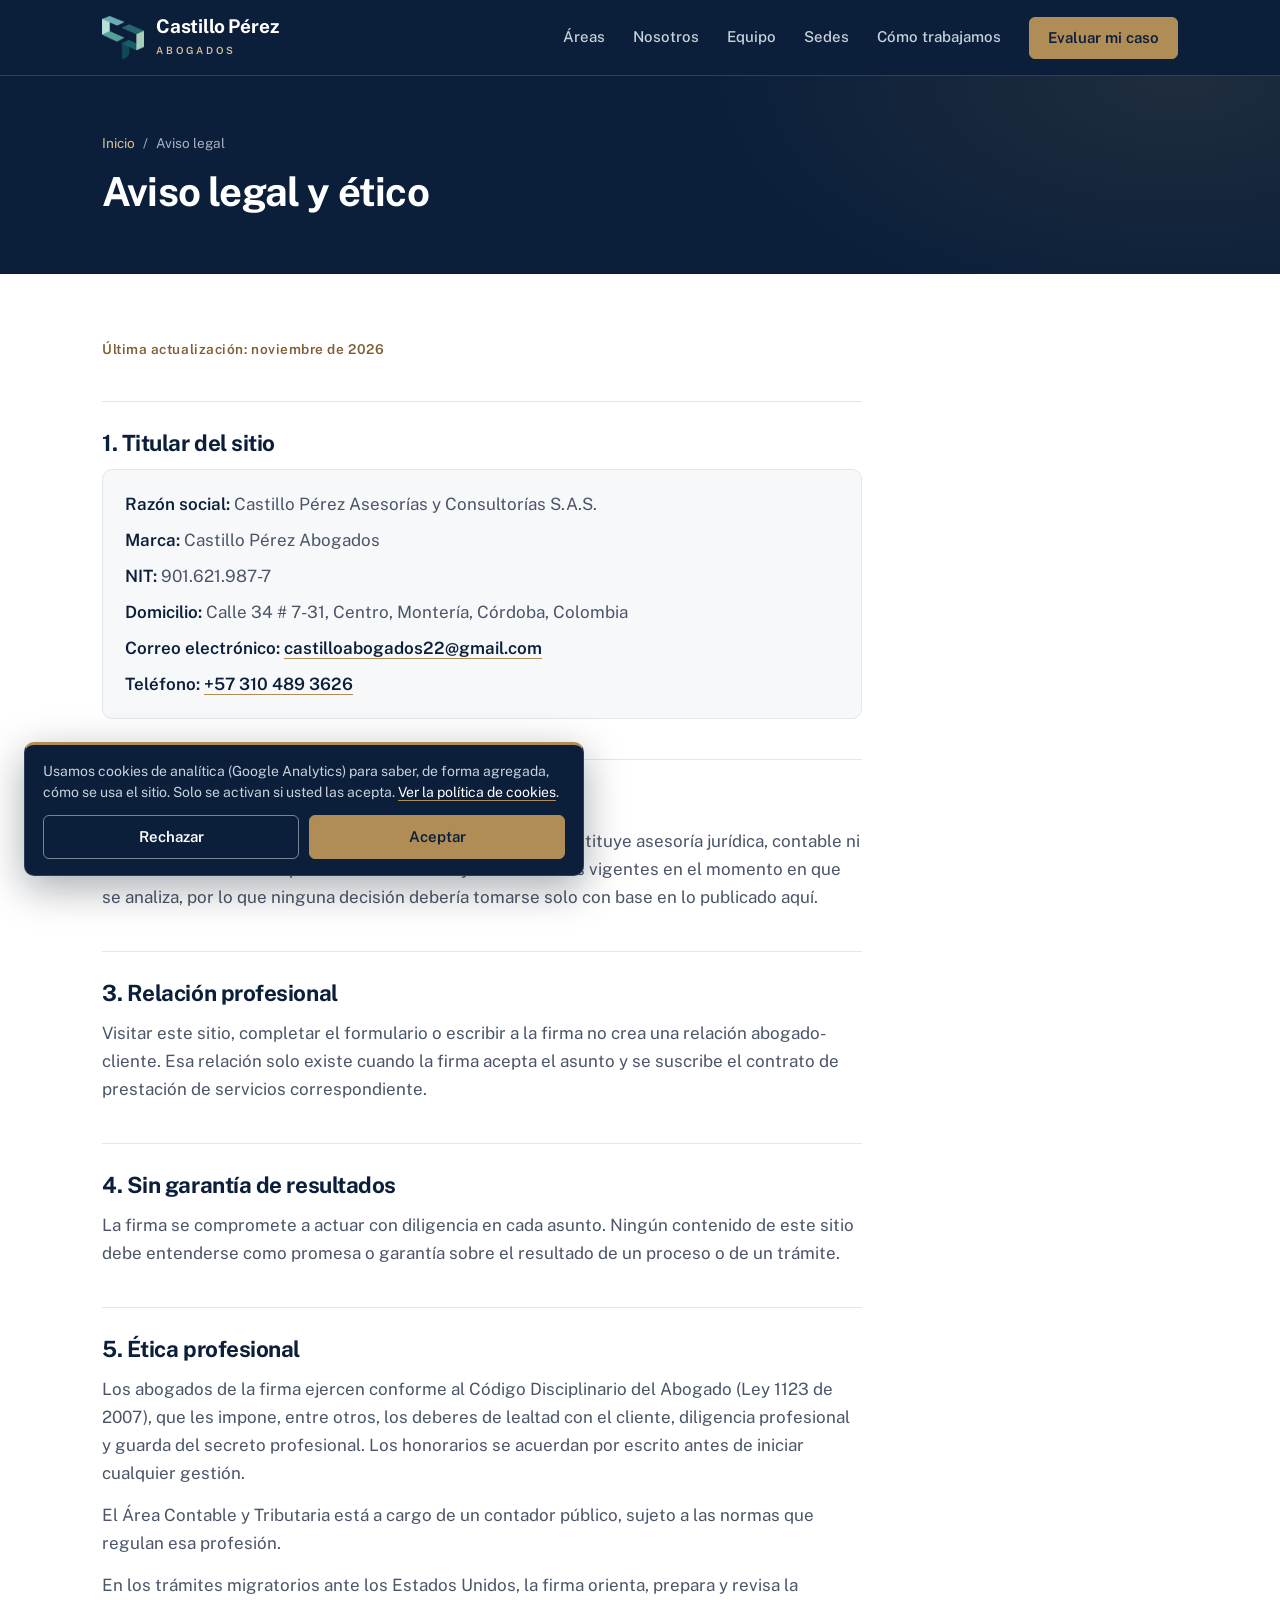
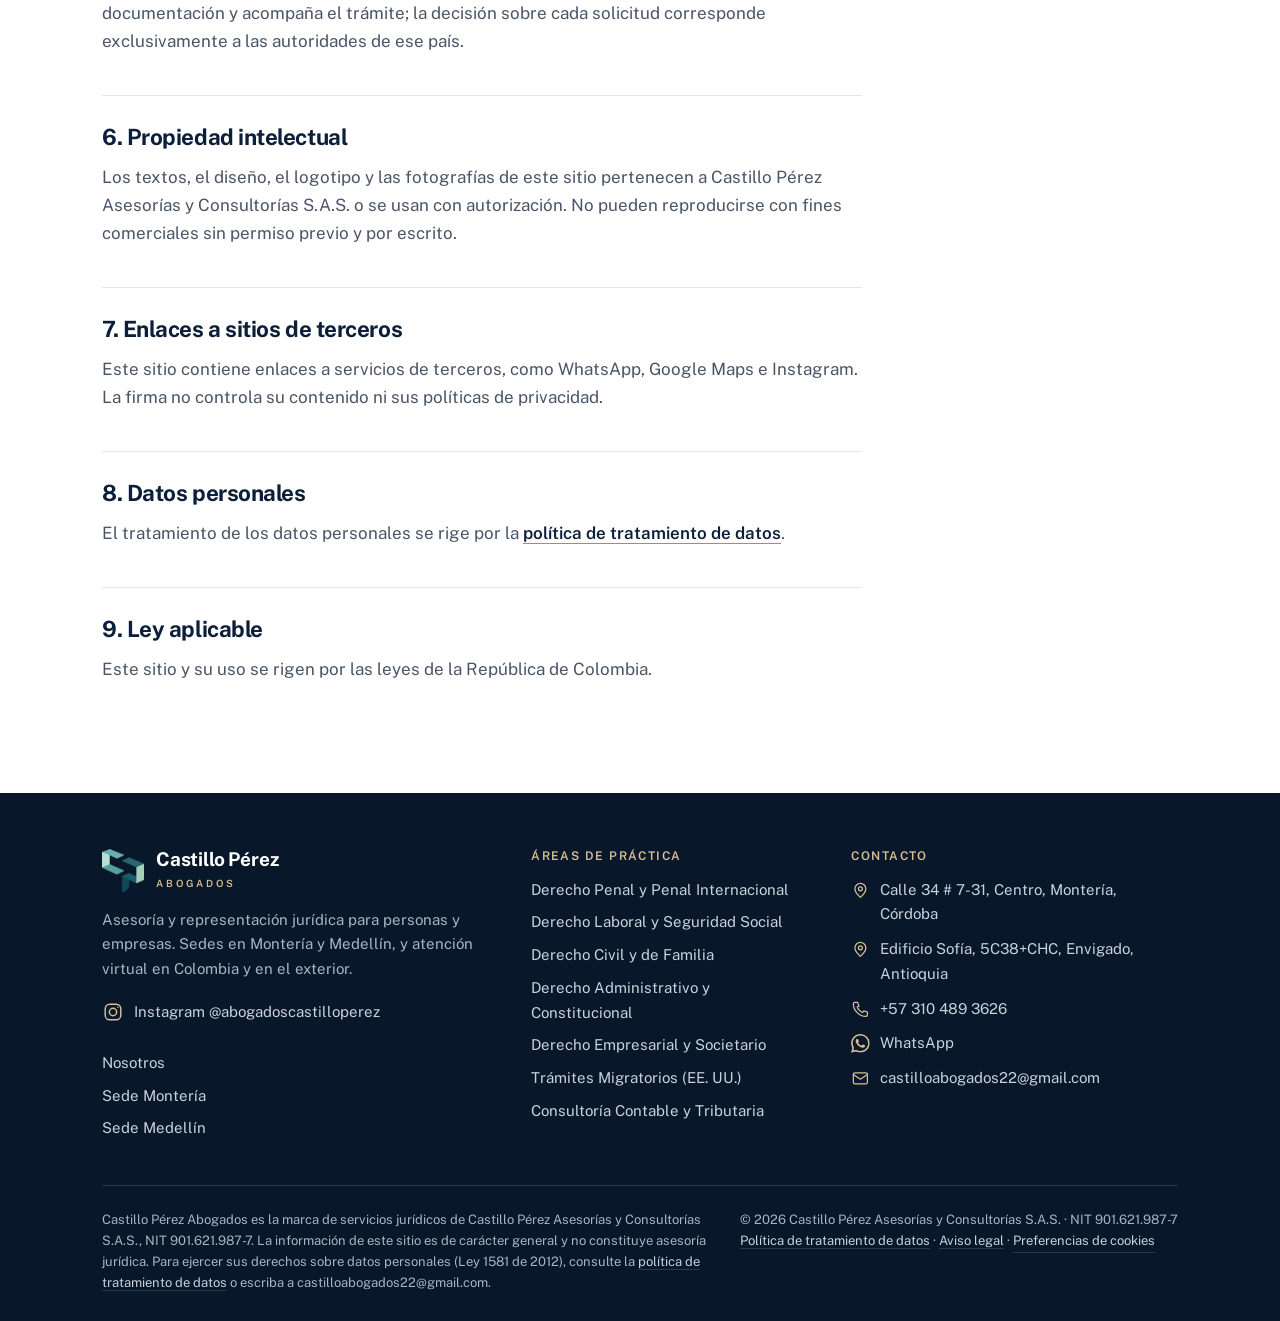
<file: aviso-legal/index.html>
<!DOCTYPE html>
<html lang="es-CO">
<head>
<meta charset="UTF-8">
<meta name="viewport" content="width=device-width, initial-scale=1">
<title>Aviso legal y ético | Castillo Pérez Abogados</title>
<meta name="description" content="Identificación del titular del sitio, alcance informativo de los contenidos y principios de ética profesional (Ley 1123 de 2007).">
<link rel="canonical" href="https://castilloperezabogados.com/aviso-legal/">
<meta name="theme-color" content="#0B1F3A">

<meta property="og:site_name" content="Castillo Pérez Abogados">
<meta property="og:type" content="website">
<meta property="og:locale" content="es_CO">
<meta property="og:title" content="Aviso legal y ético | Castillo Pérez Abogados">
<meta property="og:description" content="Identificación del titular del sitio, alcance informativo de los contenidos y principios de ética profesional (Ley 1123 de 2007).">
<meta property="og:url" content="https://castilloperezabogados.com/aviso-legal/">
<meta property="og:image" content="https://castilloperezabogados.com/assets/img/og-castillo-perez.jpg">
<meta property="og:image:width" content="1200">
<meta property="og:image:height" content="630">
<meta name="twitter:card" content="summary_large_image">

<link rel="icon" href="/favicon.ico?v=2" sizes="any">
<link rel="icon" href="/assets/img/favicon-48.png?v=2" sizes="48x48" type="image/png">
<link rel="icon" href="/assets/img/favicon-96.png?v=2" sizes="96x96" type="image/png">
<link rel="apple-touch-icon" href="/assets/img/apple-touch-icon.png">

<link rel="preload" href="/assets/fonts/public-sans-latin-400-normal.woff2" as="font" type="font/woff2" crossorigin>
<link rel="preload" href="/assets/fonts/public-sans-latin-700-normal.woff2" as="font" type="font/woff2" crossorigin>
<link rel="stylesheet" href="/assets/css/base.css">
<link rel="stylesheet" href="/assets/css/layout.css">
<link rel="stylesheet" href="/assets/css/components.css">
<link rel="stylesheet" href="/assets/css/pages/interior.css">
<script type="application/ld+json">
{
 "@context": "https://schema.org",
 "@graph": [
  {
   "@type": "BreadcrumbList",
   "itemListElement": [
    {
     "@type": "ListItem",
     "position": 1,
     "name": "Inicio",
     "item": "https://castilloperezabogados.com/"
    },
    {
     "@type": "ListItem",
     "position": 2,
     "name": "Aviso legal",
     "item": "https://castilloperezabogados.com/aviso-legal/"
    }
   ]
  }
 ]
}
</script>
</head>
<body>
<a class="saltar" href="#contenido">Saltar al contenido</a>

<!-- Iconos reutilizables -->
<svg xmlns="http://www.w3.org/2000/svg" width="0" height="0" style="position:absolute" aria-hidden="true">
  <symbol id="i-wa" viewBox="0 0 24 24"><path d="M17.472 14.382c-.297-.149-1.758-.867-2.03-.967-.273-.099-.471-.148-.67.15-.197.297-.767.966-.94 1.164-.173.199-.347.223-.644.075-.297-.15-1.255-.463-2.39-1.475-.883-.788-1.48-1.761-1.653-2.059-.173-.297-.018-.458.13-.606.134-.133.298-.347.446-.52.149-.174.198-.298.298-.497.099-.198.05-.371-.025-.52-.075-.149-.669-1.612-.916-2.207-.242-.579-.487-.5-.669-.51-.173-.008-.371-.01-.57-.01-.198 0-.52.074-.792.372-.272.297-1.04 1.016-1.04 2.479 0 1.462 1.065 2.875 1.213 3.074.149.198 2.096 3.2 5.077 4.487.709.306 1.262.489 1.694.625.712.227 1.36.195 1.871.118.571-.085 1.758-.719 2.006-1.413.248-.694.248-1.289.173-1.413-.074-.124-.272-.198-.57-.347m-5.421 7.403h-.004a9.87 9.87 0 01-5.031-1.378l-.361-.214-3.741.982.998-3.648-.235-.374a9.86 9.86 0 01-1.51-5.26c.001-5.45 4.436-9.884 9.888-9.884 2.64 0 5.122 1.03 6.988 2.898a9.825 9.825 0 012.893 6.994c-.003 5.45-4.437 9.884-9.885 9.884m8.413-18.297A11.815 11.815 0 0012.05 0C5.495 0 .16 5.335.157 11.892c0 2.096.547 4.142 1.588 5.945L.057 24l6.305-1.654a11.882 11.882 0 005.683 1.448h.005c6.554 0 11.89-5.335 11.893-11.893a11.821 11.821 0 00-3.48-8.413z"/></symbol>
  <symbol id="i-telefono" viewBox="0 0 24 24"><path d="M5 3h3.5l1.7 4.6-2.2 1.5a12 12 0 0 0 6.9 6.9l1.5-2.2L21 15.5V19a2 2 0 0 1-2 2C10.7 21 3 13.3 3 5a2 2 0 0 1 2-2z"/></symbol>
  <symbol id="i-correo" viewBox="0 0 24 24"><rect x="3" y="5" width="18" height="14" rx="2"/><path d="M3 7l9 6 9-6"/></symbol>
  <symbol id="i-lugar" viewBox="0 0 24 24"><path d="M12 21s7-6.2 7-11a7 7 0 1 0-14 0c0 4.8 7 11 7 11z"/><circle cx="12" cy="10" r="2.5"/></symbol>
  <symbol id="i-video" viewBox="0 0 24 24"><rect x="3" y="6" width="13" height="12" rx="2"/><path d="M16 10l5-3v10l-5-3"/></symbol>
  <symbol id="i-check" viewBox="0 0 24 24"><path d="M5 12.5l4.5 4.5L19 7.5"/></symbol>
  <symbol id="i-flecha" viewBox="0 0 24 24"><path d="M5 12h14M13 6l6 6-6 6"/></symbol>
  <symbol id="i-abajo" viewBox="0 0 24 24"><path d="M6 9l6 6 6-6"/></symbol>
  <symbol id="i-estrella" viewBox="0 0 24 24"><path d="M12 3.5l2.6 5.4 5.9.8-4.3 4.1 1 5.8L12 16.9l-5.2 2.7 1-5.8L3.5 9.7l5.9-.8L12 3.5z"/></symbol>
  <symbol id="i-persona" viewBox="0 0 24 24"><circle cx="12" cy="8" r="4"/><path d="M4 21a8 8 0 0 1 16 0"/></symbol>
  <symbol id="i-empresa" viewBox="0 0 24 24"><rect x="4" y="3" width="16" height="18" rx="1.5"/><path d="M9 8h1M14 8h1M9 12h1M14 12h1M10 21v-4h4v4"/></symbol>
  <symbol id="i-balanza" viewBox="0 0 24 24"><path d="M12 3v18M7 21h10M5 7h14M5 7l-3 7a3 3 0 0 0 6 0L5 7zM19 7l-3 7a3 3 0 0 0 6 0l-3-7z"/></symbol>
  <symbol id="i-maletin" viewBox="0 0 24 24"><rect x="3" y="7" width="18" height="13" rx="2"/><path d="M9 7V5a2 2 0 0 1 2-2h2a2 2 0 0 1 2 2v2M3 13h18"/></symbol>
  <symbol id="i-escudo" viewBox="0 0 24 24"><path d="M12 3l8 3v6c0 4.5-3.2 8-8 9-4.8-1-8-4.5-8-9V6l8-3z"/><path d="M9 12l2 2 4-4"/></symbol>
  <symbol id="i-familia" viewBox="0 0 24 24"><circle cx="9" cy="8" r="3.5"/><path d="M2.5 20a6.5 6.5 0 0 1 13 0M16 4.6a3.5 3.5 0 0 1 0 6.8M18 14.2a6.5 6.5 0 0 1 3.5 5.8"/></symbol>
  <symbol id="i-documento" viewBox="0 0 24 24"><path d="M14 3H7a2 2 0 0 0-2 2v14a2 2 0 0 0 2 2h10a2 2 0 0 0 2-2V8l-5-5z"/><path d="M14 3v5h5M9 13h6M9 17h6"/></symbol>
  <symbol id="i-estado" viewBox="0 0 24 24"><path d="M3 21h18M5 21V10M9.5 21V10M14.5 21V10M19 21V10M2.5 10h19L12 3 2.5 10z"/></symbol>
  <symbol id="i-calculo" viewBox="0 0 24 24"><rect x="5" y="3" width="14" height="18" rx="2"/><path d="M8.5 7.5h7M8.5 12h.01M12 12h.01M15.5 12h.01M8.5 16h.01M12 16h.01M15.5 16h.01"/></symbol>
  <symbol id="i-reloj" viewBox="0 0 24 24"><circle cx="12" cy="12" r="9"/><path d="M12 7v5l3 2"/></symbol>
  <symbol id="i-instagram" viewBox="0 0 24 24"><rect x="3.5" y="3.5" width="17" height="17" rx="5"/><circle cx="12" cy="12" r="4"/><path d="M17.2 6.8h.01"/></symbol>
  <symbol id="i-mundo" viewBox="0 0 24 24"><circle cx="12" cy="12" r="9"/><path d="M3 12h18M12 3c2.8 3 2.8 15 0 18M12 3c-2.8 3-2.8 15 0 18"/></symbol>
</svg>

<!-- ENCABEZADO -->
<header id="navbar">
  <div class="contenedor nav-interior">
    <a class="marca" href="/" aria-label="Castillo Pérez Abogados, inicio">
      <img src="/assets/img/logo-castillo-perez.webp" width="95" height="96" alt="">
      <span>
        <span class="marca-nombre">Castillo Pérez</span>
        <span class="marca-sub">Abogados</span>
      </span>
    </a>
    <nav aria-label="Principal">
      <ul class="nav-links" id="navLinks">
        <li><a href="/#servicios">Áreas</a></li>
        <li><a href="/nosotros/">Nosotros</a></li>
        <li><a href="/#equipo">Equipo</a></li>
        <li><a href="/#sedes">Sedes</a></li>
        <li><a href="/#proceso">Cómo trabajamos</a></li>
        <li><a class="btn btn--bronce" href="https://wa.me/573104893626?text=Hola%2C%20quiero%20solicitar%20la%20evaluaci%C3%B3n%20de%20mi%20caso.%20Escribo%20desde%20la%20p%C3%A1gina%20de%20aviso%20legal." target="_blank" rel="noopener" data-cta="encabezado">Evaluar mi caso</a></li>
      </ul>
    </nav>
    <button class="nav-hamburger" type="button" aria-label="Abrir menú" aria-expanded="false" aria-controls="navLinks"><span></span><span></span><span></span></button>
  </div>
</header>

<main id="contenido">
  <div class="cabecera-pagina">
    <div class="contenedor">
      <nav class="migas" aria-label="Ruta de navegación"><a href="/">Inicio</a><span aria-hidden="true">/</span><span>Aviso legal</span></nav>
      <h1>Aviso legal y ético</h1>
    </div>
  </div>
<div class="contenedor">
    <article class="prosa">
      <p class="prosa-fecha">Última actualización: noviembre de 2026</p>

      <h2>1. Titular del sitio</h2>
      <ul class="prosa-datos">
        <li><strong>Razón social:</strong> Castillo Pérez Asesorías y Consultorías S.A.S.</li>
        <li><strong>Marca:</strong> Castillo Pérez Abogados</li>
        <li><strong>NIT:</strong> 901.621.987-7</li>
        <li><strong>Domicilio:</strong> Calle 34 # 7-31, Centro, Montería, Córdoba, Colombia</li>
        <li><strong>Correo electrónico:</strong> <a href="mailto:castilloabogados22@gmail.com">castilloabogados22@gmail.com</a></li>
        <li><strong>Teléfono:</strong> <a href="tel:+573104893626">+57 310 489 3626</a></li>
      </ul>

      <h2>2. Carácter informativo del contenido</h2>
      <p>La información de este sitio es de carácter general y no constituye asesoría jurídica, contable ni tributaria. Cada caso depende de sus hechos y de las normas vigentes en el momento en que se analiza, por lo que ninguna decisión debería tomarse solo con base en lo publicado aquí.</p>

      <h2>3. Relación profesional</h2>
      <p>Visitar este sitio, completar el formulario o escribir a la firma no crea una relación abogado-cliente. Esa relación solo existe cuando la firma acepta el asunto y se suscribe el contrato de prestación de servicios correspondiente.</p>

      <h2>4. Sin garantía de resultados</h2>
      <p>La firma se compromete a actuar con diligencia en cada asunto. Ningún contenido de este sitio debe entenderse como promesa o garantía sobre el resultado de un proceso o de un trámite.</p>

      <h2>5. Ética profesional</h2>
      <p>Los abogados de la firma ejercen conforme al Código Disciplinario del Abogado (Ley 1123 de 2007), que les impone, entre otros, los deberes de lealtad con el cliente, diligencia profesional y guarda del secreto profesional. Los honorarios se acuerdan por escrito antes de iniciar cualquier gestión.</p>
      <p>El Área Contable y Tributaria está a cargo de un contador público, sujeto a las normas que regulan esa profesión.</p>
      <p>En los trámites migratorios ante los Estados Unidos, la firma orienta, prepara y revisa la documentación y acompaña el trámite; la decisión sobre cada solicitud corresponde exclusivamente a las autoridades de ese país.</p>

      <h2>6. Propiedad intelectual</h2>
      <p>Los textos, el diseño, el logotipo y las fotografías de este sitio pertenecen a Castillo Pérez Asesorías y Consultorías S.A.S. o se usan con autorización. No pueden reproducirse con fines comerciales sin permiso previo y por escrito.</p>

      <h2>7. Enlaces a sitios de terceros</h2>
      <p>Este sitio contiene enlaces a servicios de terceros, como WhatsApp, Google Maps e Instagram. La firma no controla su contenido ni sus políticas de privacidad.</p>

      <h2>8. Datos personales</h2>
      <p>El tratamiento de los datos personales se rige por la <a href="/politica-de-privacidad/">política de tratamiento de datos</a>.</p>

      <h2>9. Ley aplicable</h2>
      <p>Este sitio y su uso se rigen por las leyes de la República de Colombia.</p>
    </article>
  </div>
</main>

<!-- PIE -->
<footer class="pie">
  <div class="contenedor">
    <div class="pie-rejilla">
      <div>
        <a class="marca" href="/" aria-label="Castillo Pérez Abogados, inicio">
          <img src="/assets/img/logo-castillo-perez.webp" width="95" height="96" alt="" loading="lazy">
          <span>
            <span class="marca-nombre">Castillo Pérez</span>
            <span class="marca-sub">Abogados</span>
          </span>
        </a>
        <p class="pie-desc">Asesoría y representación jurídica para personas y empresas. Sedes en Montería y Medellín, y atención virtual en Colombia y en el exterior.</p>
        <a class="pie-red" href="https://www.instagram.com/abogadoscastilloperez/" target="_blank" rel="noopener noreferrer" data-cta="pie"><svg class="ico" aria-hidden="true"><use href="#i-instagram"/></svg><span>Instagram <span class="solo-lectores">de Castillo Pérez Abogados</span>@abogadoscastilloperez</span></a>
        <ul class="pie-lista pie-firma">
          <li><a href="/nosotros/">Nosotros</a></li>
          <li><a href="/abogados-monteria/">Sede Montería</a></li>
          <li><a href="/abogados-medellin/">Sede Medellín</a></li>
        </ul>
      </div>
      <div>
        <h2 class="pie-titulo">Áreas de práctica</h2>
        <ul class="pie-lista">
          <li><a href="/derecho-penal/">Derecho Penal y Penal Internacional</a></li>
          <li><a href="/derecho-laboral/">Derecho Laboral y Seguridad Social</a></li>
          <li><a href="/derecho-civil-y-familia/">Derecho Civil y de Familia</a></li>
          <li><a href="/derecho-administrativo/">Derecho Administrativo y Constitucional</a></li>
          <li><a href="/derecho-empresarial/">Derecho Empresarial y Societario</a></li>
          <li><a href="/tramites-migratorios/">Trámites Migratorios (EE.&nbsp;UU.)</a></li>
          <li><a href="/consultoria-tributaria/">Consultoría Contable y Tributaria</a></li>
        </ul>
      </div>
      <div>
        <h2 class="pie-titulo">Contacto</h2>
        <ul class="pie-contacto">
          <li><svg class="ico" aria-hidden="true"><use href="#i-lugar"/></svg><a href="/abogados-monteria/">Calle 34 # 7-31, Centro, Montería, Córdoba</a></li>
          <li><svg class="ico" aria-hidden="true"><use href="#i-lugar"/></svg><a href="/abogados-medellin/">Edificio Sofía, 5C38+CHC, Envigado, Antioquia</a></li>
          <li><svg class="ico" aria-hidden="true"><use href="#i-telefono"/></svg><a href="tel:+573104893626" data-cta="pie">+57 310 489 3626</a></li>
          <li><svg class="ico ico--relleno" aria-hidden="true"><use href="#i-wa"/></svg><a href="https://wa.me/573104893626?text=Hola%2C%20quiero%20solicitar%20la%20evaluaci%C3%B3n%20de%20mi%20caso.%20Escribo%20desde%20la%20p%C3%A1gina%20de%20aviso%20legal." target="_blank" rel="noopener" data-cta="pie">WhatsApp</a></li>
          <li><svg class="ico" aria-hidden="true"><use href="#i-correo"/></svg><a href="mailto:castilloabogados22@gmail.com" data-cta="pie">castilloabogados22@gmail.com</a></li>
        </ul>
      </div>
    </div>
    <div class="pie-legal">
      <p>Castillo Pérez Abogados es la marca de servicios jurídicos de Castillo Pérez Asesorías y Consultorías S.A.S., NIT 901.621.987-7. La información de este sitio es de carácter general y no constituye asesoría jurídica. Para ejercer sus derechos sobre datos personales (Ley 1581 de 2012), consulte la <a href="/politica-de-privacidad/">política de tratamiento de datos</a> o escriba a castilloabogados22@gmail.com.</p>
      <p>© 2026 Castillo Pérez Asesorías y Consultorías S.A.S. · NIT 901.621.987-7<br><a href="/politica-de-privacidad/">Política de tratamiento de datos</a> · <a href="/aviso-legal/">Aviso legal</a> · <button type="button" class="pie-cookies" data-cookies>Preferencias de cookies</button></p>
    </div>
  </div>
</footer>

<!-- Barra de contacto fija en móvil -->
<div class="barra-movil">
  <a class="btn btn--whatsapp" href="https://wa.me/573104893626?text=Hola%2C%20quiero%20solicitar%20la%20evaluaci%C3%B3n%20de%20mi%20caso.%20Escribo%20desde%20la%20p%C3%A1gina%20de%20aviso%20legal." target="_blank" rel="noopener" data-cta="barra_movil">
    <svg class="ico ico--relleno" aria-hidden="true"><use href="#i-wa"/></svg>WhatsApp
  </a>
  <a class="btn btn--marino" href="tel:+573104893626" data-cta="barra_movil">
    <svg class="ico" aria-hidden="true"><use href="#i-telefono"/></svg>Llamar
  </a>
</div>

<script src="/assets/js/consentimiento.js" defer></script>
<script src="/assets/js/analytics.js" defer></script>
<script src="/assets/js/whatsapp.js" defer></script>
<script src="/assets/js/precalificacion.js" defer></script>
<script src="/assets/js/nav.js" defer></script>
</body>
</html>
</file>
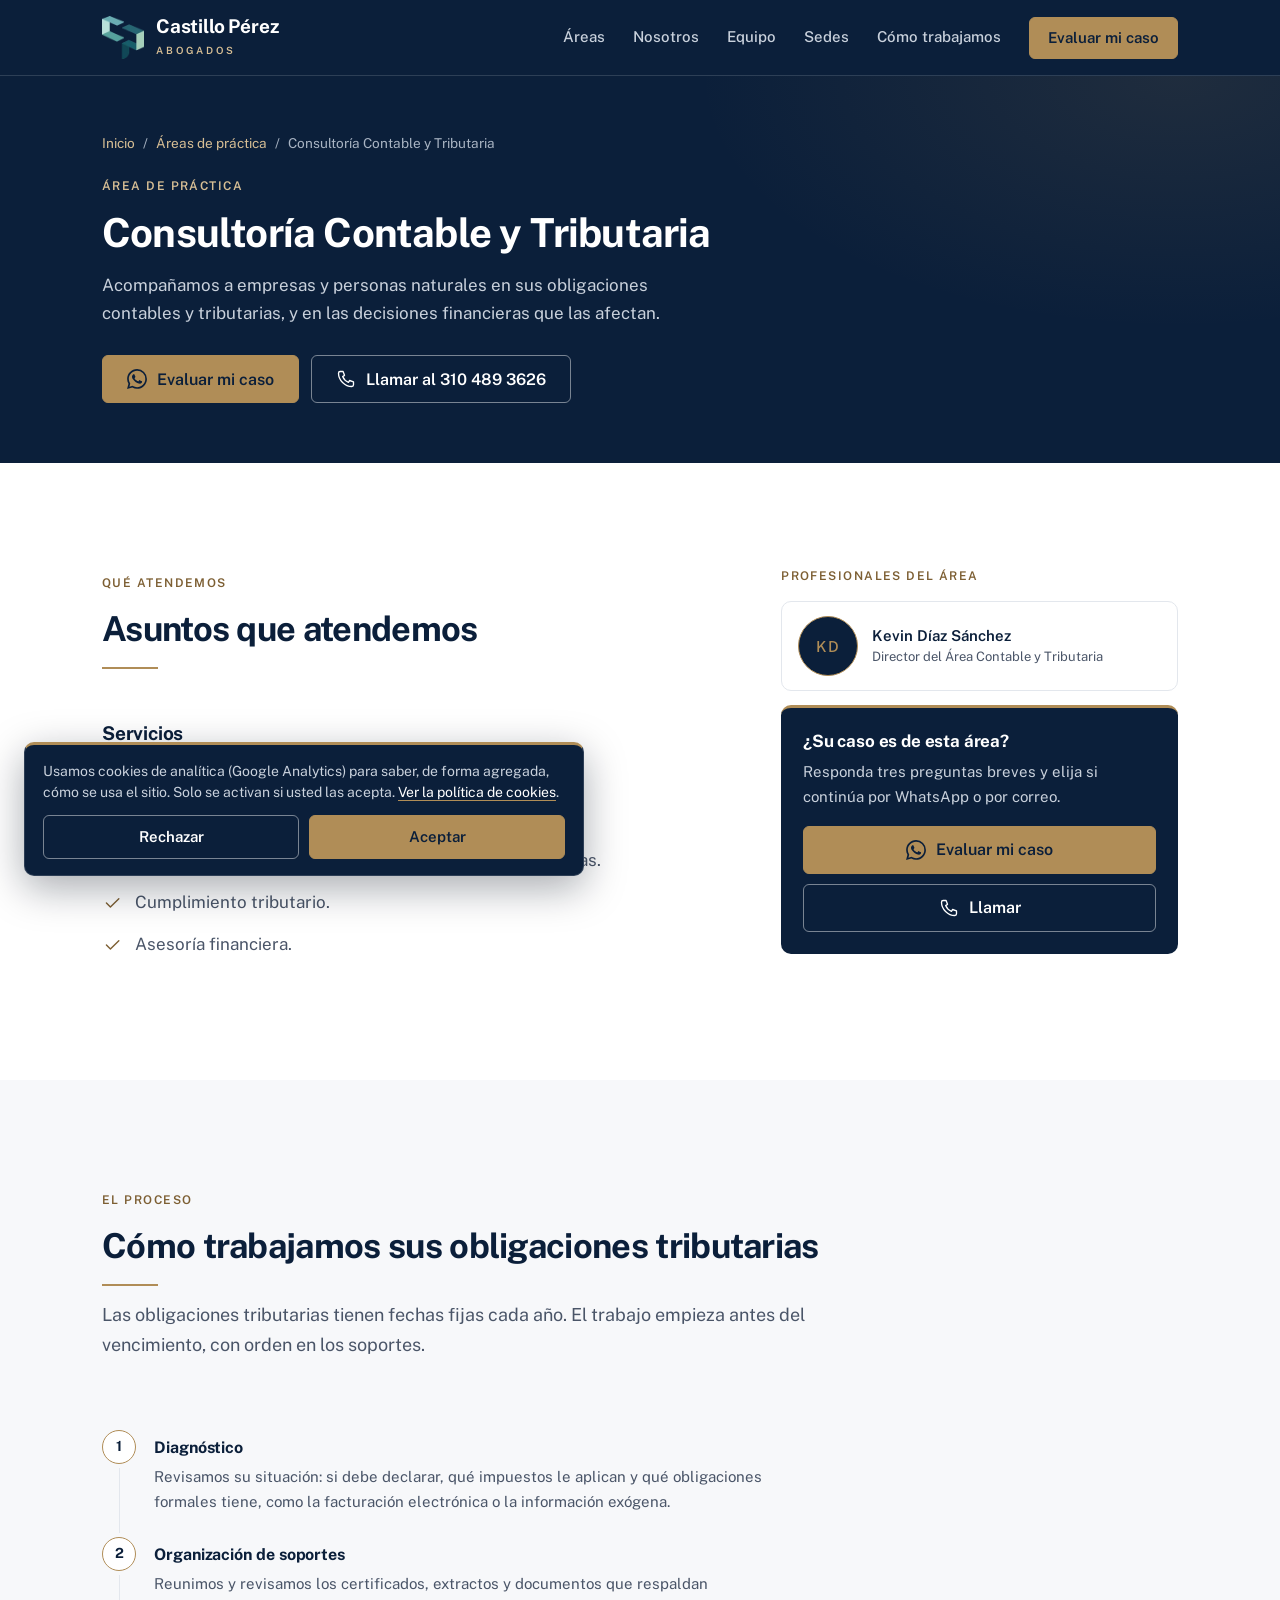
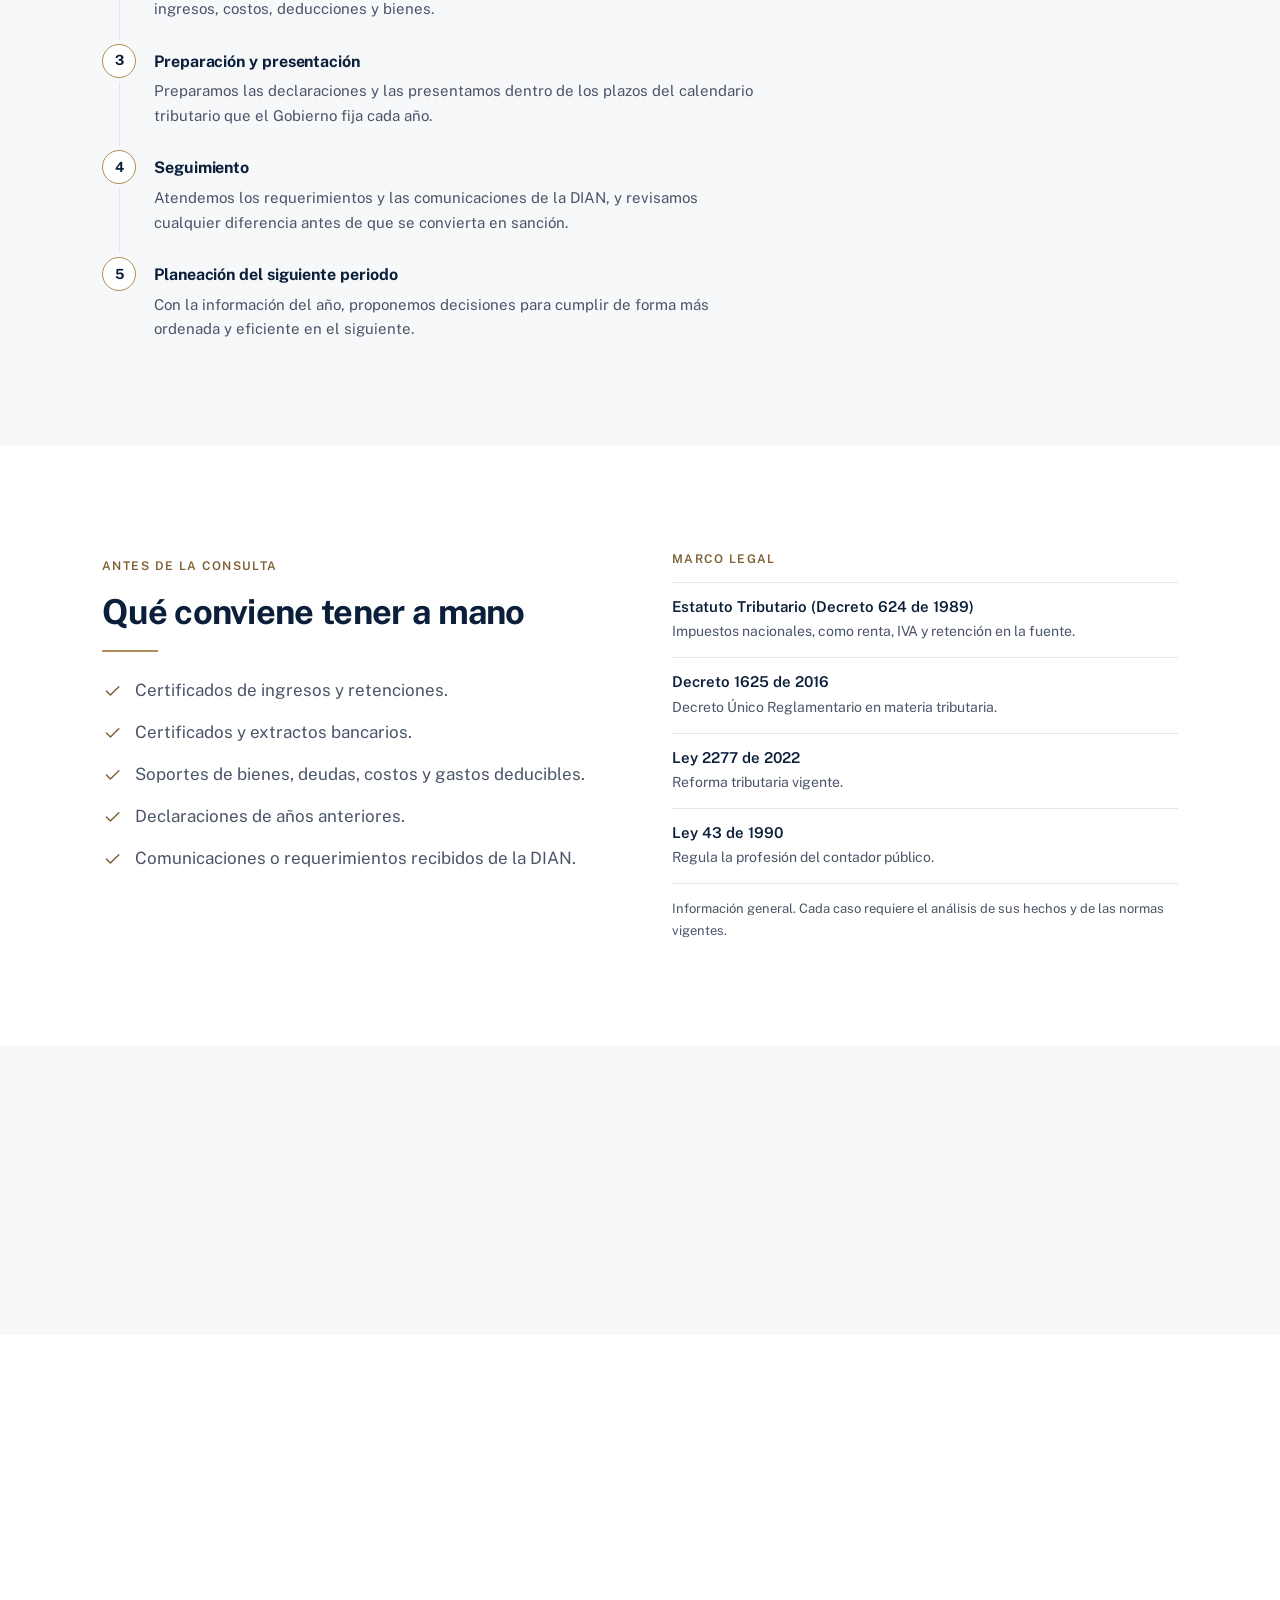
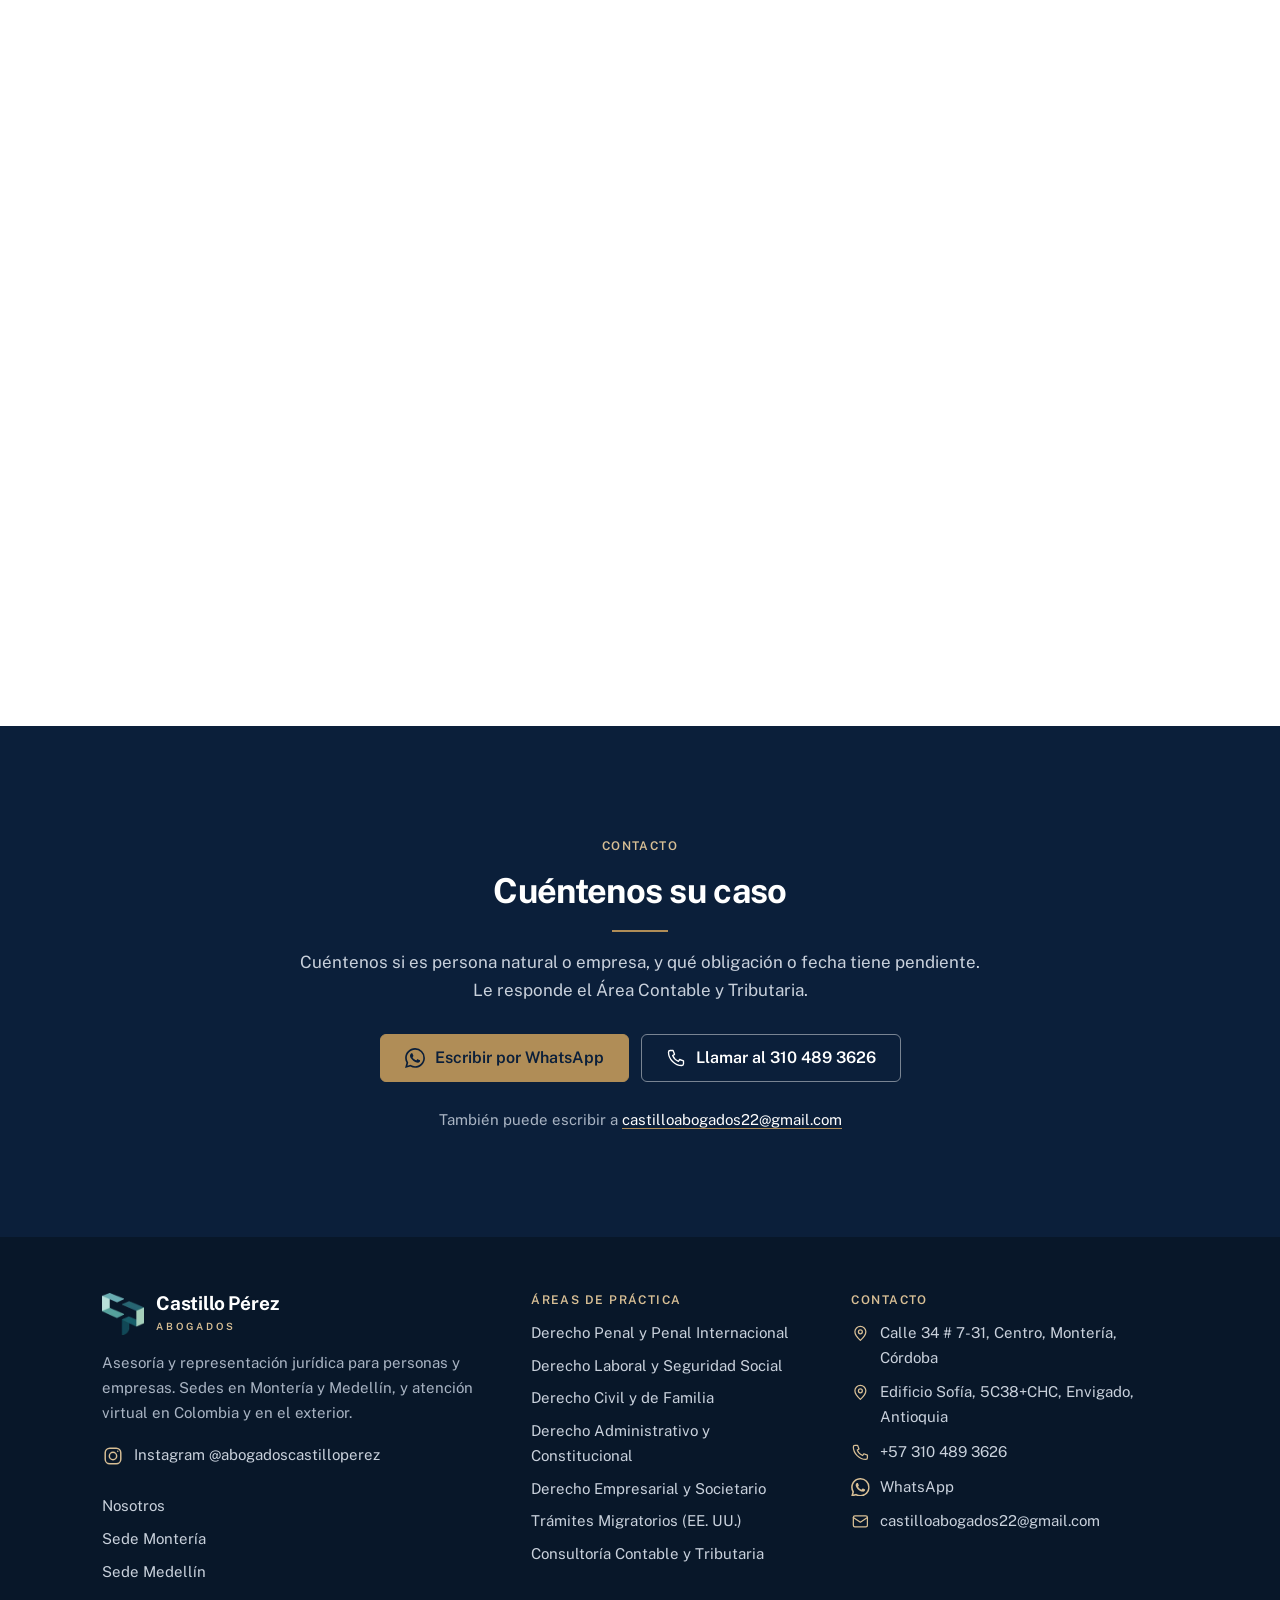
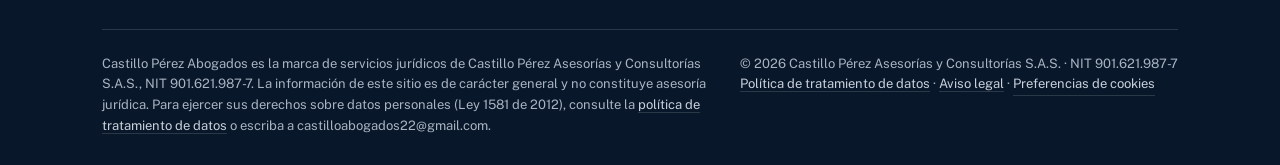
<file: consultoria-tributaria/index.html>
<!DOCTYPE html>
<html lang="es-CO">
<head>
<meta charset="UTF-8">
<meta name="viewport" content="width=device-width, initial-scale=1">
<title>Consultoría contable y tributaria | Castillo Pérez Abogados</title>
<meta name="description" content="Planeación fiscal, contabilidad empresarial, declaraciones de renta, cumplimiento tributario y asesoría financiera para empresas y personas naturales.">
<link rel="canonical" href="https://castilloperezabogados.com/consultoria-tributaria/">
<meta name="theme-color" content="#0B1F3A">

<meta property="og:site_name" content="Castillo Pérez Abogados">
<meta property="og:type" content="website">
<meta property="og:locale" content="es_CO">
<meta property="og:title" content="Consultoría contable y tributaria | Castillo Pérez Abogados">
<meta property="og:description" content="Planeación fiscal, contabilidad empresarial, declaraciones de renta, cumplimiento tributario y asesoría financiera para empresas y personas naturales.">
<meta property="og:url" content="https://castilloperezabogados.com/consultoria-tributaria/">
<meta property="og:image" content="https://castilloperezabogados.com/assets/img/og-castillo-perez.jpg">
<meta property="og:image:width" content="1200">
<meta property="og:image:height" content="630">
<meta name="twitter:card" content="summary_large_image">

<link rel="icon" href="/favicon.ico?v=2" sizes="any">
<link rel="icon" href="/assets/img/favicon-48.png?v=2" sizes="48x48" type="image/png">
<link rel="icon" href="/assets/img/favicon-96.png?v=2" sizes="96x96" type="image/png">
<link rel="apple-touch-icon" href="/assets/img/apple-touch-icon.png">

<link rel="preload" href="/assets/fonts/public-sans-latin-400-normal.woff2" as="font" type="font/woff2" crossorigin>
<link rel="preload" href="/assets/fonts/public-sans-latin-700-normal.woff2" as="font" type="font/woff2" crossorigin>
<link rel="stylesheet" href="/assets/css/base.css">
<link rel="stylesheet" href="/assets/css/layout.css">
<link rel="stylesheet" href="/assets/css/components.css">
<link rel="stylesheet" href="/assets/css/pages/home.css">
<link rel="stylesheet" href="/assets/css/pages/interior.css">
<script type="application/ld+json">
{
 "@context": "https://schema.org",
 "@graph": [
  {
   "@type": "Service",
   "@id": "https://castilloperezabogados.com/consultoria-tributaria/#servicio",
   "name": "Consultoría Contable y Tributaria",
   "serviceType": "Consultoría contable y tributaria",
   "description": "Planeación fiscal, contabilidad empresarial, declaraciones de renta, cumplimiento tributario y asesoría financiera para empresas y personas naturales.",
   "url": "https://castilloperezabogados.com/consultoria-tributaria/",
   "provider": {
    "@id": "https://castilloperezabogados.com/#firma"
   },
   "areaServed": [
    {
     "@type": "City",
     "name": "Montería"
    },
    {
     "@type": "City",
     "name": "Medellín"
    },
    {
     "@type": "Country",
     "name": "Colombia"
    }
   ]
  },
  {
   "@type": "FAQPage",
   "@id": "https://castilloperezabogados.com/consultoria-tributaria/#preguntas",
   "mainEntity": [
    {
     "@type": "Question",
     "name": "¿Quién está obligado a declarar renta?",
     "acceptedAnswer": {
      "@type": "Answer",
      "text": "Las personas naturales que superan alguno de los topes de patrimonio, ingresos, consumos o compras que fija la ley, expresados en UVT. Como el valor de la UVT cambia cada año, conviene revisarlo con los datos del año."
     }
    },
    {
     "@type": "Question",
     "name": "¿Atienden a personas naturales?",
     "acceptedAnswer": {
      "@type": "Answer",
      "text": "Sí, en especial para la preparación y presentación de la declaración de renta. También atendemos a empresas en su contabilidad y su cumplimiento tributario."
     }
    },
    {
     "@type": "Question",
     "name": "¿Qué es la planeación fiscal?",
     "acceptedAnswer": {
      "@type": "Answer",
      "text": "Es el análisis anticipado de las decisiones de una empresa o de una persona para cumplir sus obligaciones tributarias de forma ordenada y eficiente, dentro de lo que permite la ley."
     }
    },
    {
     "@type": "Question",
     "name": "¿Qué hago si recibo un requerimiento de la DIAN?",
     "acceptedAnswer": {
      "@type": "Answer",
      "text": "No lo deje pasar: los requerimientos tienen plazos de respuesta. Revíselo con un contador antes de contestar y reúna los soportes de lo que se le pregunta."
     }
    },
    {
     "@type": "Question",
     "name": "¿Qué documentos necesito para la declaración de renta?",
     "acceptedAnswer": {
      "@type": "Answer",
      "text": "En general, los certificados de ingresos y retenciones, los certificados y extractos bancarios, y los soportes de bienes, deudas y gastos deducibles. En la consulta se revisa la lista exacta según su caso."
     }
    },
    {
     "@type": "Question",
     "name": "¿Cómo se relaciona con las áreas jurídicas de la firma?",
     "acceptedAnswer": {
      "@type": "Answer",
      "text": "Cuando un asunto contable o tributario tiene implicaciones legales, el área trabaja junto con las áreas jurídicas de la firma."
     }
    }
   ]
  },
  {
   "@type": "BreadcrumbList",
   "itemListElement": [
    {
     "@type": "ListItem",
     "position": 1,
     "name": "Inicio",
     "item": "https://castilloperezabogados.com/"
    },
    {
     "@type": "ListItem",
     "position": 2,
     "name": "Áreas de práctica",
     "item": "https://castilloperezabogados.com/#servicios"
    },
    {
     "@type": "ListItem",
     "position": 3,
     "name": "Consultoría Contable y Tributaria",
     "item": "https://castilloperezabogados.com/consultoria-tributaria/"
    }
   ]
  }
 ]
}
</script>
</head>
<body data-area="tributario">
<a class="saltar" href="#contenido">Saltar al contenido</a>

<!-- Iconos reutilizables -->
<svg xmlns="http://www.w3.org/2000/svg" width="0" height="0" style="position:absolute" aria-hidden="true">
  <symbol id="i-wa" viewBox="0 0 24 24"><path d="M17.472 14.382c-.297-.149-1.758-.867-2.03-.967-.273-.099-.471-.148-.67.15-.197.297-.767.966-.94 1.164-.173.199-.347.223-.644.075-.297-.15-1.255-.463-2.39-1.475-.883-.788-1.48-1.761-1.653-2.059-.173-.297-.018-.458.13-.606.134-.133.298-.347.446-.52.149-.174.198-.298.298-.497.099-.198.05-.371-.025-.52-.075-.149-.669-1.612-.916-2.207-.242-.579-.487-.5-.669-.51-.173-.008-.371-.01-.57-.01-.198 0-.52.074-.792.372-.272.297-1.04 1.016-1.04 2.479 0 1.462 1.065 2.875 1.213 3.074.149.198 2.096 3.2 5.077 4.487.709.306 1.262.489 1.694.625.712.227 1.36.195 1.871.118.571-.085 1.758-.719 2.006-1.413.248-.694.248-1.289.173-1.413-.074-.124-.272-.198-.57-.347m-5.421 7.403h-.004a9.87 9.87 0 01-5.031-1.378l-.361-.214-3.741.982.998-3.648-.235-.374a9.86 9.86 0 01-1.51-5.26c.001-5.45 4.436-9.884 9.888-9.884 2.64 0 5.122 1.03 6.988 2.898a9.825 9.825 0 012.893 6.994c-.003 5.45-4.437 9.884-9.885 9.884m8.413-18.297A11.815 11.815 0 0012.05 0C5.495 0 .16 5.335.157 11.892c0 2.096.547 4.142 1.588 5.945L.057 24l6.305-1.654a11.882 11.882 0 005.683 1.448h.005c6.554 0 11.89-5.335 11.893-11.893a11.821 11.821 0 00-3.48-8.413z"/></symbol>
  <symbol id="i-telefono" viewBox="0 0 24 24"><path d="M5 3h3.5l1.7 4.6-2.2 1.5a12 12 0 0 0 6.9 6.9l1.5-2.2L21 15.5V19a2 2 0 0 1-2 2C10.7 21 3 13.3 3 5a2 2 0 0 1 2-2z"/></symbol>
  <symbol id="i-correo" viewBox="0 0 24 24"><rect x="3" y="5" width="18" height="14" rx="2"/><path d="M3 7l9 6 9-6"/></symbol>
  <symbol id="i-lugar" viewBox="0 0 24 24"><path d="M12 21s7-6.2 7-11a7 7 0 1 0-14 0c0 4.8 7 11 7 11z"/><circle cx="12" cy="10" r="2.5"/></symbol>
  <symbol id="i-video" viewBox="0 0 24 24"><rect x="3" y="6" width="13" height="12" rx="2"/><path d="M16 10l5-3v10l-5-3"/></symbol>
  <symbol id="i-check" viewBox="0 0 24 24"><path d="M5 12.5l4.5 4.5L19 7.5"/></symbol>
  <symbol id="i-flecha" viewBox="0 0 24 24"><path d="M5 12h14M13 6l6 6-6 6"/></symbol>
  <symbol id="i-abajo" viewBox="0 0 24 24"><path d="M6 9l6 6 6-6"/></symbol>
  <symbol id="i-estrella" viewBox="0 0 24 24"><path d="M12 3.5l2.6 5.4 5.9.8-4.3 4.1 1 5.8L12 16.9l-5.2 2.7 1-5.8L3.5 9.7l5.9-.8L12 3.5z"/></symbol>
  <symbol id="i-persona" viewBox="0 0 24 24"><circle cx="12" cy="8" r="4"/><path d="M4 21a8 8 0 0 1 16 0"/></symbol>
  <symbol id="i-empresa" viewBox="0 0 24 24"><rect x="4" y="3" width="16" height="18" rx="1.5"/><path d="M9 8h1M14 8h1M9 12h1M14 12h1M10 21v-4h4v4"/></symbol>
  <symbol id="i-balanza" viewBox="0 0 24 24"><path d="M12 3v18M7 21h10M5 7h14M5 7l-3 7a3 3 0 0 0 6 0L5 7zM19 7l-3 7a3 3 0 0 0 6 0l-3-7z"/></symbol>
  <symbol id="i-maletin" viewBox="0 0 24 24"><rect x="3" y="7" width="18" height="13" rx="2"/><path d="M9 7V5a2 2 0 0 1 2-2h2a2 2 0 0 1 2 2v2M3 13h18"/></symbol>
  <symbol id="i-escudo" viewBox="0 0 24 24"><path d="M12 3l8 3v6c0 4.5-3.2 8-8 9-4.8-1-8-4.5-8-9V6l8-3z"/><path d="M9 12l2 2 4-4"/></symbol>
  <symbol id="i-familia" viewBox="0 0 24 24"><circle cx="9" cy="8" r="3.5"/><path d="M2.5 20a6.5 6.5 0 0 1 13 0M16 4.6a3.5 3.5 0 0 1 0 6.8M18 14.2a6.5 6.5 0 0 1 3.5 5.8"/></symbol>
  <symbol id="i-documento" viewBox="0 0 24 24"><path d="M14 3H7a2 2 0 0 0-2 2v14a2 2 0 0 0 2 2h10a2 2 0 0 0 2-2V8l-5-5z"/><path d="M14 3v5h5M9 13h6M9 17h6"/></symbol>
  <symbol id="i-estado" viewBox="0 0 24 24"><path d="M3 21h18M5 21V10M9.5 21V10M14.5 21V10M19 21V10M2.5 10h19L12 3 2.5 10z"/></symbol>
  <symbol id="i-calculo" viewBox="0 0 24 24"><rect x="5" y="3" width="14" height="18" rx="2"/><path d="M8.5 7.5h7M8.5 12h.01M12 12h.01M15.5 12h.01M8.5 16h.01M12 16h.01M15.5 16h.01"/></symbol>
  <symbol id="i-reloj" viewBox="0 0 24 24"><circle cx="12" cy="12" r="9"/><path d="M12 7v5l3 2"/></symbol>
  <symbol id="i-instagram" viewBox="0 0 24 24"><rect x="3.5" y="3.5" width="17" height="17" rx="5"/><circle cx="12" cy="12" r="4"/><path d="M17.2 6.8h.01"/></symbol>
  <symbol id="i-mundo" viewBox="0 0 24 24"><circle cx="12" cy="12" r="9"/><path d="M3 12h18M12 3c2.8 3 2.8 15 0 18M12 3c-2.8 3-2.8 15 0 18"/></symbol>
</svg>

<!-- ENCABEZADO -->
<header id="navbar">
  <div class="contenedor nav-interior">
    <a class="marca" href="/" aria-label="Castillo Pérez Abogados, inicio">
      <img src="/assets/img/logo-castillo-perez.webp" width="95" height="96" alt="">
      <span>
        <span class="marca-nombre">Castillo Pérez</span>
        <span class="marca-sub">Abogados</span>
      </span>
    </a>
    <nav aria-label="Principal">
      <ul class="nav-links" id="navLinks">
        <li><a href="/#servicios">Áreas</a></li>
        <li><a href="/nosotros/">Nosotros</a></li>
        <li><a href="/#equipo">Equipo</a></li>
        <li><a href="/#sedes">Sedes</a></li>
        <li><a href="/#proceso">Cómo trabajamos</a></li>
        <li><a class="btn btn--bronce" href="https://wa.me/573104893626?text=Hola%2C%20quiero%20solicitar%20la%20evaluaci%C3%B3n%20de%20mi%20caso.%20Escribo%20desde%20la%20p%C3%A1gina%20de%20consultor%C3%ADa%20tributaria." target="_blank" rel="noopener" data-cta="encabezado">Evaluar mi caso</a></li>
      </ul>
    </nav>
    <button class="nav-hamburger" type="button" aria-label="Abrir menú" aria-expanded="false" aria-controls="navLinks"><span></span><span></span><span></span></button>
  </div>
</header>

<main id="contenido">
  <div class="cabecera-pagina">
    <div class="contenedor">
      <nav class="migas" aria-label="Ruta de navegación"><a href="/">Inicio</a><span aria-hidden="true">/</span><a href="/#servicios">Áreas de práctica</a><span aria-hidden="true">/</span><span>Consultoría Contable y Tributaria</span></nav>
      <span class="sobretitulo">Área de práctica</span>
      <h1>Consultoría Contable y Tributaria</h1>
      <p class="cabecera-entradilla">Acompañamos a empresas y personas naturales en sus obligaciones contables y tributarias, y en las decisiones financieras que las afectan.</p>
      <div class="cabecera-acciones">
        <a class="btn btn--bronce" href="https://wa.me/573104893626?text=Hola%2C%20necesito%20asesor%C3%ADa%20sobre%20consultor%C3%ADa%20contable%20y%20tributaria.%20Escribo%20desde%20la%20p%C3%A1gina%20de%20consultor%C3%ADa%20tributaria." target="_blank" rel="noopener" data-cta="cabecera" data-area="tributario"><svg class="ico ico--relleno" aria-hidden="true"><use href="#i-wa"/></svg>Evaluar mi caso</a>
        <a class="btn btn--linea-clara" href="tel:+573104893626" data-cta="cabecera" data-area="tributario"><svg class="ico" aria-hidden="true"><use href="#i-telefono"/></svg>Llamar al 310 489 3626</a>
      </div>
    </div>
  </div>
<section class="seccion" id="asuntos">
  <div class="contenedor area-rejilla">
    <div>
      <div class="encabezado-seccion texto-area">
        <span class="sobretitulo">Qué atendemos</span>
        <h2>Asuntos que atendemos</h2>
      </div>
      <div class="grupo" id="servicios">
        <h3>Servicios</h3>
        <ul class="lista-check">
          <li><svg class="ico" aria-hidden="true"><use href="#i-check"/></svg><span>Planeación fiscal estratégica.</span></li>
          <li><svg class="ico" aria-hidden="true"><use href="#i-check"/></svg><span>Contabilidad empresarial.</span></li>
          <li><svg class="ico" aria-hidden="true"><use href="#i-check"/></svg><span>Declaraciones de renta de personas naturales y empresas.</span></li>
          <li><svg class="ico" aria-hidden="true"><use href="#i-check"/></svg><span>Cumplimiento tributario.</span></li>
          <li><svg class="ico" aria-hidden="true"><use href="#i-check"/></svg><span>Asesoría financiera.</span></li>
        </ul>
      </div>
    </div>
    <aside class="lateral" aria-label="Profesionales del área">
      <p class="lateral-titulo">Profesionales del área</p>
<a class="responsable" href="/nosotros/#kevin-diaz"><span class="responsable-foto" aria-hidden="true">KD</span><span><strong>Kevin Díaz Sánchez</strong><small>Director del Área Contable y Tributaria</small></span></a>
      <div class="tarjeta-cta">
        <h3>¿Su caso es de esta área?</h3>
        <p>Responda tres preguntas breves y elija si continúa por WhatsApp o por correo.</p>
        <a class="btn btn--bronce" href="https://wa.me/573104893626?text=Hola%2C%20necesito%20asesor%C3%ADa%20sobre%20consultor%C3%ADa%20contable%20y%20tributaria.%20Escribo%20desde%20la%20p%C3%A1gina%20de%20consultor%C3%ADa%20tributaria." target="_blank" rel="noopener" data-cta="lateral" data-area="tributario"><svg class="ico ico--relleno" aria-hidden="true"><use href="#i-wa"/></svg>Evaluar mi caso</a>
        <a class="btn btn--linea-clara" href="tel:+573104893626" data-cta="lateral" data-area="tributario"><svg class="ico" aria-hidden="true"><use href="#i-telefono"/></svg>Llamar</a>
      </div>
    </aside>
  </div>
</section>

<section class="seccion seccion--piedra" id="etapas">
  <div class="contenedor">
    <div class="encabezado-seccion">
      <span class="sobretitulo">El proceso</span>
      <h2>Cómo trabajamos sus obligaciones tributarias</h2>
      <p class="entradilla">Las obligaciones tributarias tienen fechas fijas cada año. El trabajo empieza antes del vencimiento, con orden en los soportes.</p>
    </div>
    <div class="etapas-rejilla">
    <div class="etapas-bloque">
      <ol class="etapas">
        <li><h4>Diagnóstico</h4><p>Revisamos su situación: si debe declarar, qué impuestos le aplican y qué obligaciones formales tiene, como la facturación electrónica o la información exógena.</p></li>
        <li><h4>Organización de soportes</h4><p>Reunimos y revisamos los certificados, extractos y documentos que respaldan ingresos, costos, deducciones y bienes.</p></li>
        <li><h4>Preparación y presentación</h4><p>Preparamos las declaraciones y las presentamos dentro de los plazos del calendario tributario que el Gobierno fija cada año.</p></li>
        <li><h4>Seguimiento</h4><p>Atendemos los requerimientos y las comunicaciones de la DIAN, y revisamos cualquier diferencia antes de que se convierta en sanción.</p></li>
        <li><h4>Planeación del siguiente periodo</h4><p>Con la información del año, proponemos decisiones para cumplir de forma más ordenada y eficiente en el siguiente.</p></li>
      </ol>
    </div>
    </div>
  </div>
</section>

<section class="seccion" id="preparar">
  <div class="contenedor preparar-rejilla">
    <div>
      <div class="encabezado-seccion" style="margin-bottom:0">
        <span class="sobretitulo">Antes de la consulta</span>
        <h2>Qué conviene tener a mano</h2>
      </div>
      <ul class="lista-check">
          <li><svg class="ico" aria-hidden="true"><use href="#i-check"/></svg><span>Certificados de ingresos y retenciones.</span></li>
          <li><svg class="ico" aria-hidden="true"><use href="#i-check"/></svg><span>Certificados y extractos bancarios.</span></li>
          <li><svg class="ico" aria-hidden="true"><use href="#i-check"/></svg><span>Soportes de bienes, deudas, costos y gastos deducibles.</span></li>
          <li><svg class="ico" aria-hidden="true"><use href="#i-check"/></svg><span>Declaraciones de años anteriores.</span></li>
          <li><svg class="ico" aria-hidden="true"><use href="#i-check"/></svg><span>Comunicaciones o requerimientos recibidos de la DIAN.</span></li>
      </ul>
    </div>
    <div>
      <p class="lateral-titulo">Marco legal</p>
      <ul class="normas">
          <li><strong>Estatuto Tributario (Decreto 624 de 1989)</strong><span>Impuestos nacionales, como renta, IVA y retención en la fuente.</span></li>
          <li><strong>Decreto 1625 de 2016</strong><span>Decreto Único Reglamentario en materia tributaria.</span></li>
          <li><strong>Ley 2277 de 2022</strong><span>Reforma tributaria vigente.</span></li>
          <li><strong>Ley 43 de 1990</strong><span>Regula la profesión del contador público.</span></li>
      </ul>
      <p class="normas-nota">Información general. Cada caso requiere el análisis de sus hechos y de las normas vigentes.</p>
    </div>
  </div>
</section>

<section class="seccion seccion--piedra seccion--compacta" id="proceso">
  <div class="contenedor">
    <div class="como-empezamos">
      <div>
        <span class="sobretitulo">Cómo empezamos</span>
        <h2>Sin sorpresas desde el primer contacto</h2>
      </div>
      <ol class="pasos-breves">
        <li><strong>Filtro de viabilidad sin costo.</strong> Confirmamos que su asunto corresponde al área y que no hay conflicto de intereses.</li>
        <li><strong>Consulta especializada remunerada.</strong> Su valor se informa antes de agendarla y se abona a los honorarios si contrata.</li>
        <li><strong>Honorarios por escrito.</strong> Antes de iniciar cualquier gestión.</li>
      </ol>
    </div>
    <p class="nota-etica">Ningún profesional puede garantizar el resultado de un proceso o de un trámite. <a class="enlace" href="/#proceso">Ver cómo trabajamos<svg class="ico" aria-hidden="true"><use href="#i-flecha"/></svg></a></p>
  </div>
</section>

<section class="seccion" id="preguntas">
  <div class="contenedor">
    <div class="encabezado-seccion encabezado-seccion--centro">
      <span class="sobretitulo">Preguntas frecuentes</span>
      <h2>Preguntas frecuentes</h2>
    </div>
    <div class="faq">
      <details>
        <summary>¿Quién está obligado a declarar renta?<svg class="ico" aria-hidden="true"><use href="#i-abajo"/></svg></summary>
        <div class="faq-respuesta"><p>Las personas naturales que superan alguno de los topes de patrimonio, ingresos, consumos o compras que fija la ley, expresados en UVT. Como el valor de la UVT cambia cada año, conviene revisarlo con los datos del año.</p></div>
      </details>
      <details>
        <summary>¿Atienden a personas naturales?<svg class="ico" aria-hidden="true"><use href="#i-abajo"/></svg></summary>
        <div class="faq-respuesta"><p>Sí, en especial para la preparación y presentación de la declaración de renta. También atendemos a empresas en su contabilidad y su cumplimiento tributario.</p></div>
      </details>
      <details>
        <summary>¿Qué es la planeación fiscal?<svg class="ico" aria-hidden="true"><use href="#i-abajo"/></svg></summary>
        <div class="faq-respuesta"><p>Es el análisis anticipado de las decisiones de una empresa o de una persona para cumplir sus obligaciones tributarias de forma ordenada y eficiente, dentro de lo que permite la ley.</p></div>
      </details>
      <details>
        <summary>¿Qué hago si recibo un requerimiento de la DIAN?<svg class="ico" aria-hidden="true"><use href="#i-abajo"/></svg></summary>
        <div class="faq-respuesta"><p>No lo deje pasar: los requerimientos tienen plazos de respuesta. Revíselo con un contador antes de contestar y reúna los soportes de lo que se le pregunta.</p></div>
      </details>
      <details>
        <summary>¿Qué documentos necesito para la declaración de renta?<svg class="ico" aria-hidden="true"><use href="#i-abajo"/></svg></summary>
        <div class="faq-respuesta"><p>En general, los certificados de ingresos y retenciones, los certificados y extractos bancarios, y los soportes de bienes, deudas y gastos deducibles. En la consulta se revisa la lista exacta según su caso.</p></div>
      </details>
      <details>
        <summary>¿Cómo se relaciona con las áreas jurídicas de la firma?<svg class="ico" aria-hidden="true"><use href="#i-abajo"/></svg></summary>
        <div class="faq-respuesta"><p>Cuando un asunto contable o tributario tiene implicaciones legales, el área trabaja junto con las áreas jurídicas de la firma.</p></div>
      </details>
    </div>
    <nav class="otras-areas" aria-label="Otras áreas de práctica">
      <h2>Otras áreas de práctica</h2>
      <ul>
        <li><a href="/derecho-penal/">Derecho Penal y Penal Internacional</a></li>
        <li><a href="/derecho-laboral/">Derecho Laboral y Seguridad Social</a></li>
        <li><a href="/derecho-civil-y-familia/">Derecho Civil y de Familia</a></li>
        <li><a href="/derecho-administrativo/">Derecho Administrativo y Constitucional</a></li>
        <li><a href="/derecho-empresarial/">Derecho Empresarial y Societario</a></li>
        <li><a href="/tramites-migratorios/">Gestión de Trámites Migratorios (EE.&nbsp;UU.)</a></li>
      </ul>
    </nav>
  </div>
</section>

<section class="seccion seccion--marino cierre" id="contacto">
  <div class="contenedor">
    <span class="sobretitulo">Contacto</span>
    <h2>Cuéntenos su caso</h2>
    <p>Cuéntenos si es persona natural o empresa, y qué obligación o fecha tiene pendiente. Le responde el Área Contable y Tributaria.</p>
    <div class="cierre-acciones">
      <a class="btn btn--bronce" href="https://wa.me/573104893626?text=Hola%2C%20necesito%20asesor%C3%ADa%20sobre%20consultor%C3%ADa%20contable%20y%20tributaria.%20Escribo%20desde%20la%20p%C3%A1gina%20de%20consultor%C3%ADa%20tributaria." target="_blank" rel="noopener" data-cta="cierre" data-area="tributario"><svg class="ico ico--relleno" aria-hidden="true"><use href="#i-wa"/></svg>Escribir por WhatsApp</a>
      <a class="btn btn--linea-clara" href="tel:+573104893626" data-cta="cierre" data-area="tributario"><svg class="ico" aria-hidden="true"><use href="#i-telefono"/></svg>Llamar al 310 489 3626</a>
    </div>
    <p class="cierre-correo">También puede escribir a <a href="mailto:castilloabogados22@gmail.com" data-cta="cierre">castilloabogados22@gmail.com</a></p>
  </div>
</section>
</main>

<!-- PIE -->
<footer class="pie">
  <div class="contenedor">
    <div class="pie-rejilla">
      <div>
        <a class="marca" href="/" aria-label="Castillo Pérez Abogados, inicio">
          <img src="/assets/img/logo-castillo-perez.webp" width="95" height="96" alt="" loading="lazy">
          <span>
            <span class="marca-nombre">Castillo Pérez</span>
            <span class="marca-sub">Abogados</span>
          </span>
        </a>
        <p class="pie-desc">Asesoría y representación jurídica para personas y empresas. Sedes en Montería y Medellín, y atención virtual en Colombia y en el exterior.</p>
        <a class="pie-red" href="https://www.instagram.com/abogadoscastilloperez/" target="_blank" rel="noopener noreferrer" data-cta="pie"><svg class="ico" aria-hidden="true"><use href="#i-instagram"/></svg><span>Instagram <span class="solo-lectores">de Castillo Pérez Abogados</span>@abogadoscastilloperez</span></a>
        <ul class="pie-lista pie-firma">
          <li><a href="/nosotros/">Nosotros</a></li>
          <li><a href="/abogados-monteria/">Sede Montería</a></li>
          <li><a href="/abogados-medellin/">Sede Medellín</a></li>
        </ul>
      </div>
      <div>
        <h2 class="pie-titulo">Áreas de práctica</h2>
        <ul class="pie-lista">
          <li><a href="/derecho-penal/">Derecho Penal y Penal Internacional</a></li>
          <li><a href="/derecho-laboral/">Derecho Laboral y Seguridad Social</a></li>
          <li><a href="/derecho-civil-y-familia/">Derecho Civil y de Familia</a></li>
          <li><a href="/derecho-administrativo/">Derecho Administrativo y Constitucional</a></li>
          <li><a href="/derecho-empresarial/">Derecho Empresarial y Societario</a></li>
          <li><a href="/tramites-migratorios/">Trámites Migratorios (EE.&nbsp;UU.)</a></li>
          <li><a href="/consultoria-tributaria/">Consultoría Contable y Tributaria</a></li>
        </ul>
      </div>
      <div>
        <h2 class="pie-titulo">Contacto</h2>
        <ul class="pie-contacto">
          <li><svg class="ico" aria-hidden="true"><use href="#i-lugar"/></svg><a href="/abogados-monteria/">Calle 34 # 7-31, Centro, Montería, Córdoba</a></li>
          <li><svg class="ico" aria-hidden="true"><use href="#i-lugar"/></svg><a href="/abogados-medellin/">Edificio Sofía, 5C38+CHC, Envigado, Antioquia</a></li>
          <li><svg class="ico" aria-hidden="true"><use href="#i-telefono"/></svg><a href="tel:+573104893626" data-cta="pie">+57 310 489 3626</a></li>
          <li><svg class="ico ico--relleno" aria-hidden="true"><use href="#i-wa"/></svg><a href="https://wa.me/573104893626?text=Hola%2C%20quiero%20solicitar%20la%20evaluaci%C3%B3n%20de%20mi%20caso.%20Escribo%20desde%20la%20p%C3%A1gina%20de%20consultor%C3%ADa%20tributaria." target="_blank" rel="noopener" data-cta="pie">WhatsApp</a></li>
          <li><svg class="ico" aria-hidden="true"><use href="#i-correo"/></svg><a href="mailto:castilloabogados22@gmail.com" data-cta="pie">castilloabogados22@gmail.com</a></li>
        </ul>
      </div>
    </div>
    <div class="pie-legal">
      <p>Castillo Pérez Abogados es la marca de servicios jurídicos de Castillo Pérez Asesorías y Consultorías S.A.S., NIT 901.621.987-7. La información de este sitio es de carácter general y no constituye asesoría jurídica. Para ejercer sus derechos sobre datos personales (Ley 1581 de 2012), consulte la <a href="/politica-de-privacidad/">política de tratamiento de datos</a> o escriba a castilloabogados22@gmail.com.</p>
      <p>© 2026 Castillo Pérez Asesorías y Consultorías S.A.S. · NIT 901.621.987-7<br><a href="/politica-de-privacidad/">Política de tratamiento de datos</a> · <a href="/aviso-legal/">Aviso legal</a> · <button type="button" class="pie-cookies" data-cookies>Preferencias de cookies</button></p>
    </div>
  </div>
</footer>

<!-- Barra de contacto fija en móvil -->
<div class="barra-movil">
  <a class="btn btn--whatsapp" href="https://wa.me/573104893626?text=Hola%2C%20quiero%20solicitar%20la%20evaluaci%C3%B3n%20de%20mi%20caso.%20Escribo%20desde%20la%20p%C3%A1gina%20de%20consultor%C3%ADa%20tributaria." target="_blank" rel="noopener" data-cta="barra_movil">
    <svg class="ico ico--relleno" aria-hidden="true"><use href="#i-wa"/></svg>WhatsApp
  </a>
  <a class="btn btn--marino" href="tel:+573104893626" data-cta="barra_movil">
    <svg class="ico" aria-hidden="true"><use href="#i-telefono"/></svg>Llamar
  </a>
</div>

<script src="/assets/js/consentimiento.js" defer></script>
<script src="/assets/js/analytics.js" defer></script>
<script src="/assets/js/whatsapp.js" defer></script>
<script src="/assets/js/precalificacion.js" defer></script>
<script src="/assets/js/nav.js" defer></script>
</body>
</html>
</file>
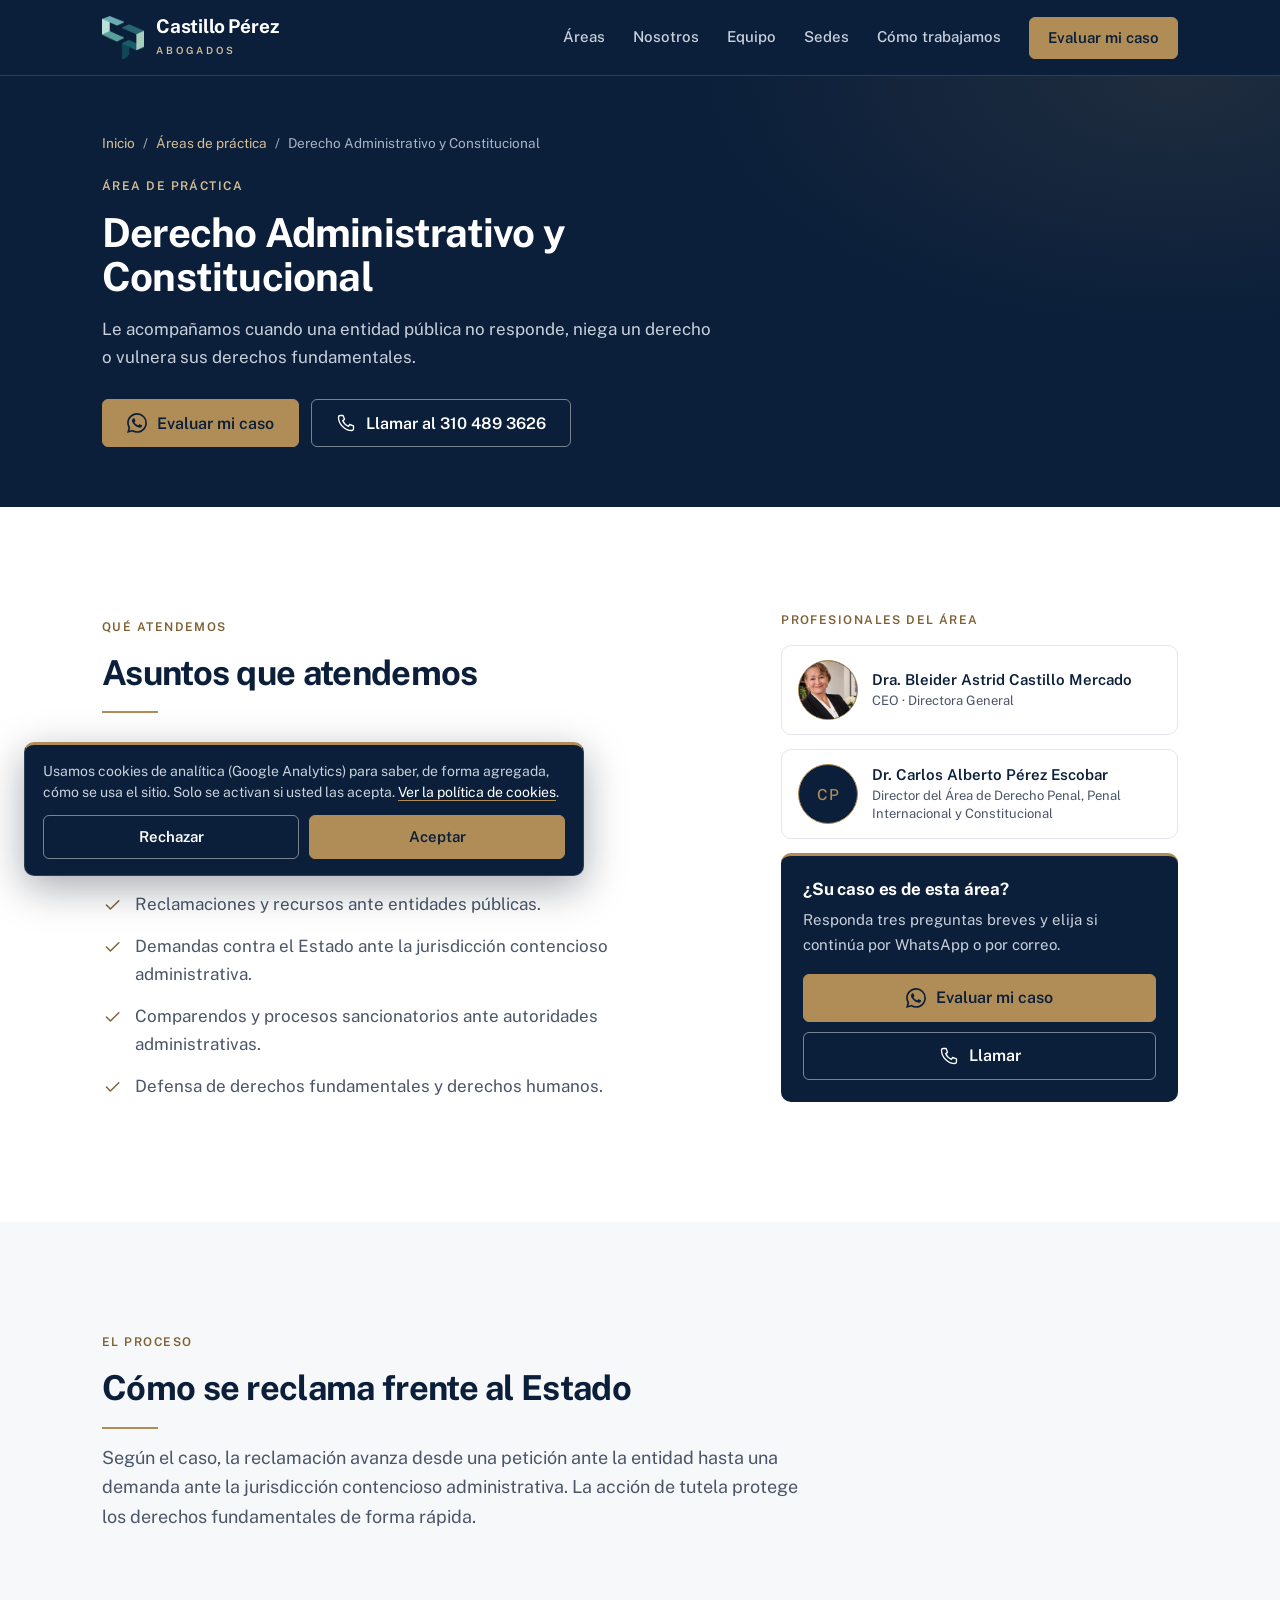
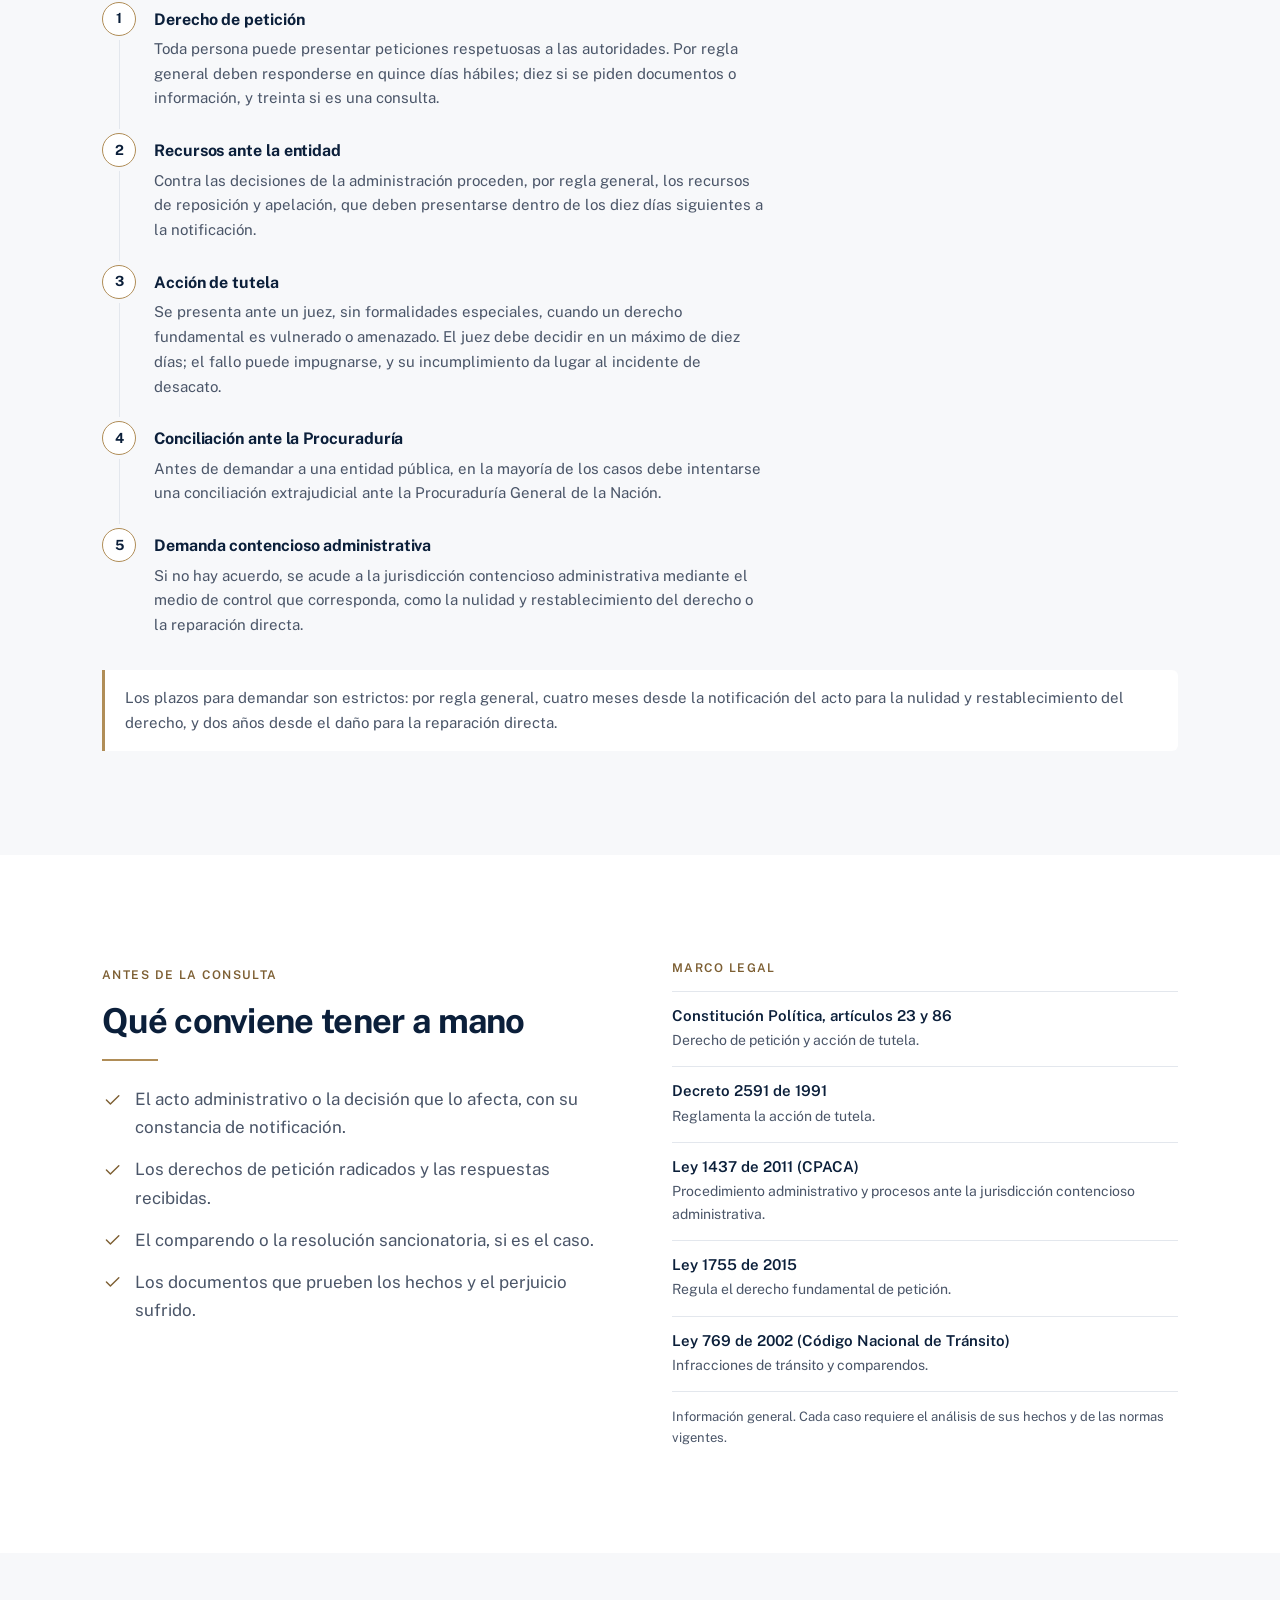
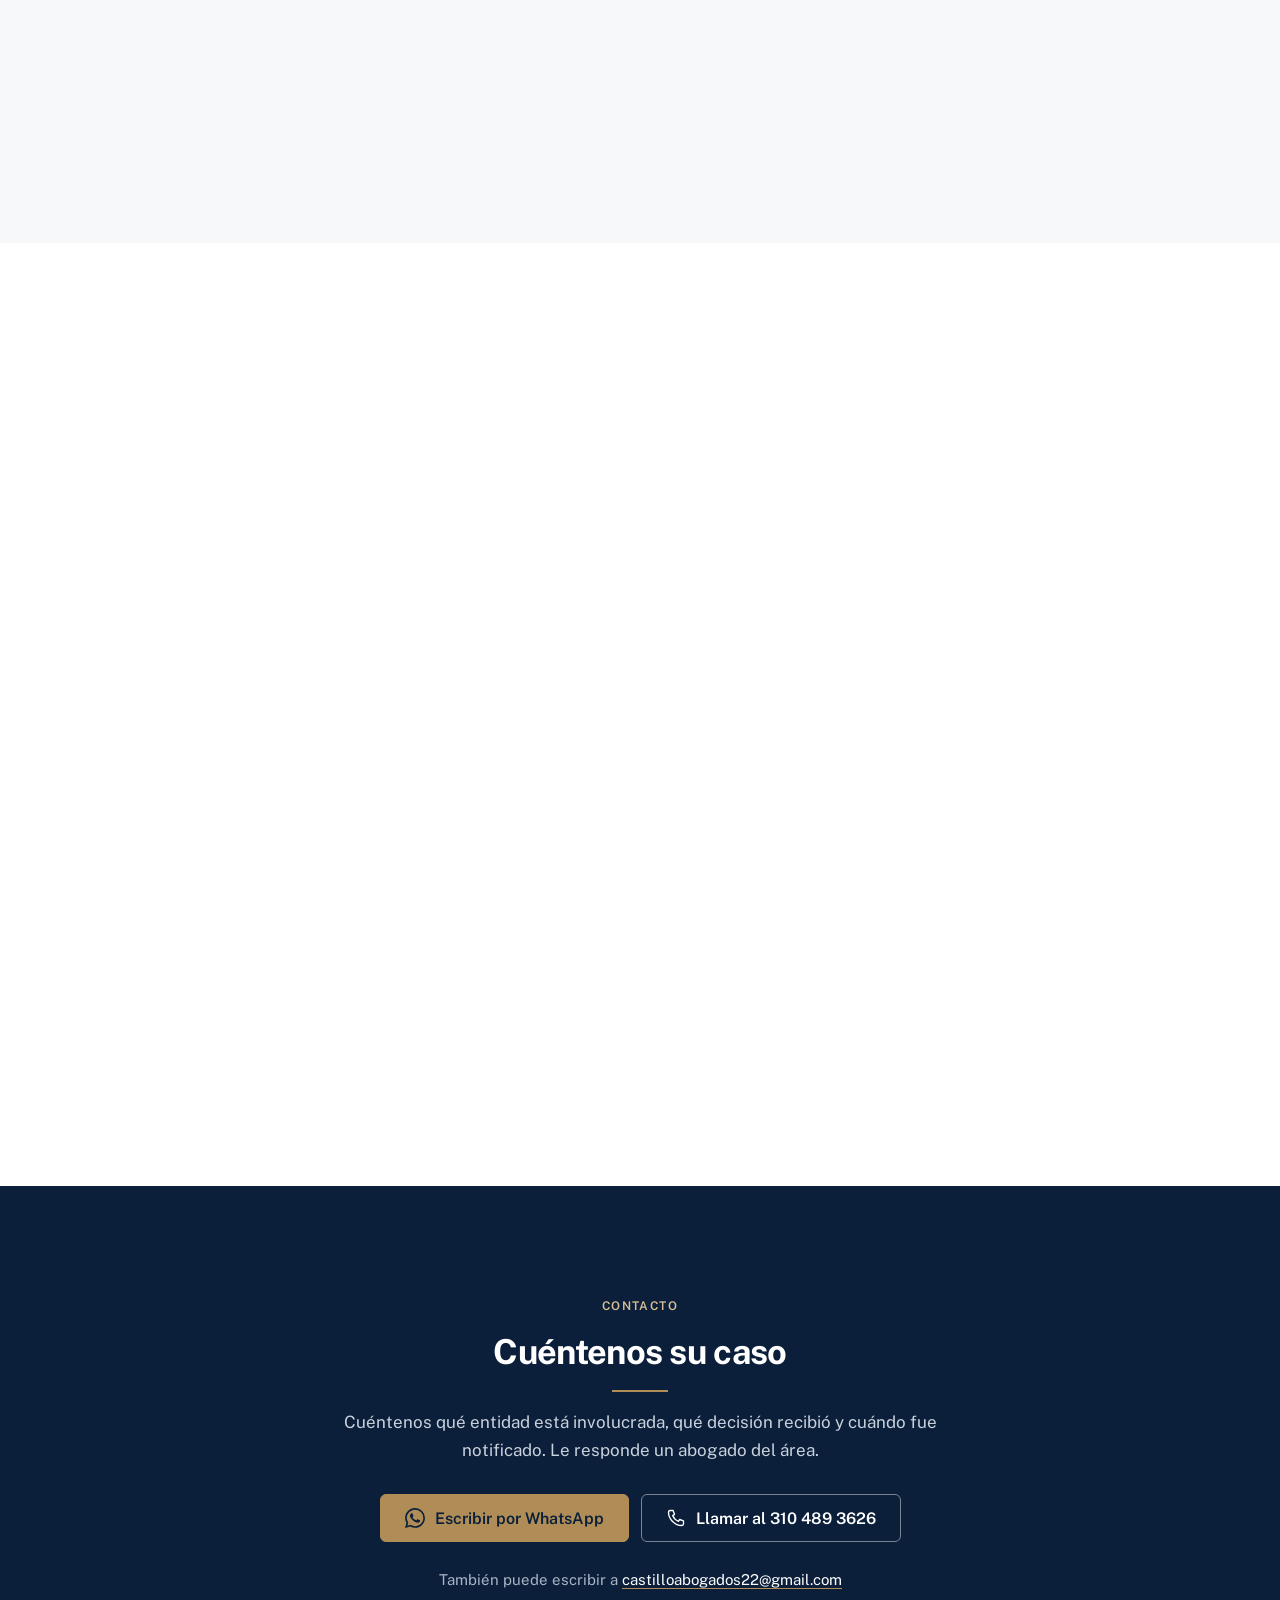
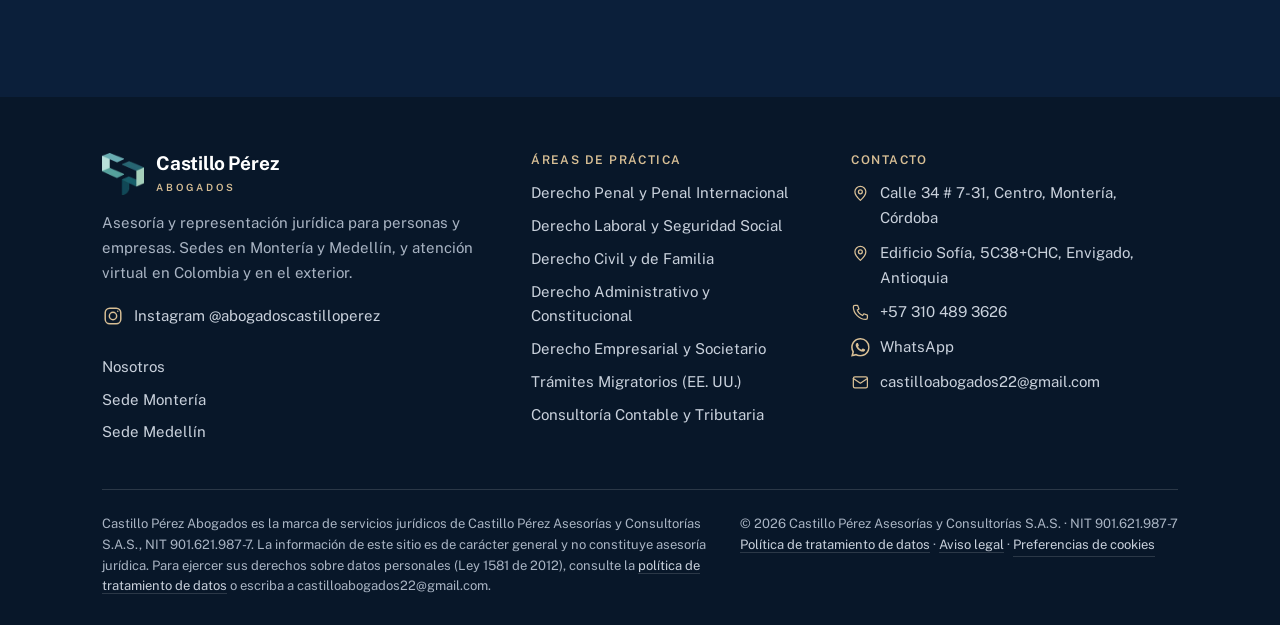
<file: derecho-administrativo/index.html>
<!DOCTYPE html>
<html lang="es-CO">
<head>
<meta charset="UTF-8">
<meta name="viewport" content="width=device-width, initial-scale=1">
<title>Tutelas y derecho administrativo | Castillo Pérez Abogados</title>
<meta name="description" content="Acciones de tutela, derechos de petición, reclamaciones y demandas frente a entidades públicas, comparendos y defensa de derechos fundamentales. Montería, Medellín y virtual.">
<link rel="canonical" href="https://castilloperezabogados.com/derecho-administrativo/">
<meta name="theme-color" content="#0B1F3A">

<meta property="og:site_name" content="Castillo Pérez Abogados">
<meta property="og:type" content="website">
<meta property="og:locale" content="es_CO">
<meta property="og:title" content="Tutelas y derecho administrativo | Castillo Pérez Abogados">
<meta property="og:description" content="Acciones de tutela, derechos de petición, reclamaciones y demandas frente a entidades públicas, comparendos y defensa de derechos fundamentales. Montería, Medellín y virtual.">
<meta property="og:url" content="https://castilloperezabogados.com/derecho-administrativo/">
<meta property="og:image" content="https://castilloperezabogados.com/assets/img/og-castillo-perez.jpg">
<meta property="og:image:width" content="1200">
<meta property="og:image:height" content="630">
<meta name="twitter:card" content="summary_large_image">

<link rel="icon" href="/favicon.ico?v=2" sizes="any">
<link rel="icon" href="/assets/img/favicon-48.png?v=2" sizes="48x48" type="image/png">
<link rel="icon" href="/assets/img/favicon-96.png?v=2" sizes="96x96" type="image/png">
<link rel="apple-touch-icon" href="/assets/img/apple-touch-icon.png">

<link rel="preload" href="/assets/fonts/public-sans-latin-400-normal.woff2" as="font" type="font/woff2" crossorigin>
<link rel="preload" href="/assets/fonts/public-sans-latin-700-normal.woff2" as="font" type="font/woff2" crossorigin>
<link rel="stylesheet" href="/assets/css/base.css">
<link rel="stylesheet" href="/assets/css/layout.css">
<link rel="stylesheet" href="/assets/css/components.css">
<link rel="stylesheet" href="/assets/css/pages/home.css">
<link rel="stylesheet" href="/assets/css/pages/interior.css">
<script type="application/ld+json">
{
 "@context": "https://schema.org",
 "@graph": [
  {
   "@type": "Service",
   "@id": "https://castilloperezabogados.com/derecho-administrativo/#servicio",
   "name": "Derecho Administrativo y Constitucional",
   "serviceType": "Asesoría en derecho administrativo y constitucional",
   "description": "Acciones de tutela, derechos de petición, reclamaciones y demandas frente a entidades públicas, comparendos y defensa de derechos fundamentales. Montería, Medellín y virtual.",
   "url": "https://castilloperezabogados.com/derecho-administrativo/",
   "provider": {
    "@id": "https://castilloperezabogados.com/#firma"
   },
   "areaServed": [
    {
     "@type": "City",
     "name": "Montería"
    },
    {
     "@type": "City",
     "name": "Medellín"
    },
    {
     "@type": "Country",
     "name": "Colombia"
    }
   ]
  },
  {
   "@type": "FAQPage",
   "@id": "https://castilloperezabogados.com/derecho-administrativo/#preguntas",
   "mainEntity": [
    {
     "@type": "Question",
     "name": "¿Cuándo procede una acción de tutela?",
     "acceptedAnswer": {
      "@type": "Answer",
      "text": "Cuando un derecho fundamental es vulnerado o amenazado por una autoridad o, en ciertos casos, por un particular, y no existe otro medio de defensa eficaz, o cuando se busca evitar un perjuicio irremediable. El juez debe decidir en un plazo máximo de diez días."
     }
    },
    {
     "@type": "Question",
     "name": "¿Cuánto tiempo tiene una entidad para responder un derecho de petición?",
     "acceptedAnswer": {
      "@type": "Answer",
      "text": "Por regla general, quince días hábiles. Para solicitudes de documentos o información el plazo es de diez días, y para consultas, de treinta días (Ley 1755 de 2015)."
     }
    },
    {
     "@type": "Question",
     "name": "¿Qué puedo hacer si no responden mi derecho de petición?",
     "acceptedAnswer": {
      "@type": "Answer",
      "text": "La falta de respuesta oportuna y de fondo vulnera el derecho fundamental de petición, y puede reclamarse mediante una acción de tutela."
     }
    },
    {
     "@type": "Question",
     "name": "¿Qué pasa si la entidad no cumple el fallo de tutela?",
     "acceptedAnswer": {
      "@type": "Answer",
      "text": "Puede promoverse un incidente de desacato ante el juez que dictó el fallo, que puede imponer sanciones a la autoridad que incumple."
     }
    },
    {
     "@type": "Question",
     "name": "¿Cuánto tiempo tengo para demandar a una entidad pública?",
     "acceptedAnswer": {
      "@type": "Answer",
      "text": "Depende del medio de control. Por regla general, cuatro meses desde la notificación del acto en la nulidad y restablecimiento del derecho, y dos años desde el daño en la reparación directa. Conviene consultar cuanto antes."
     }
    },
    {
     "@type": "Question",
     "name": "¿Atienden comparendos?",
     "acceptedAnswer": {
      "@type": "Answer",
      "text": "Sí. Revisamos el comparendo y las opciones de defensa dentro de los plazos que fija la autoridad que lo impuso, que suelen ser cortos."
     }
    }
   ]
  },
  {
   "@type": "BreadcrumbList",
   "itemListElement": [
    {
     "@type": "ListItem",
     "position": 1,
     "name": "Inicio",
     "item": "https://castilloperezabogados.com/"
    },
    {
     "@type": "ListItem",
     "position": 2,
     "name": "Áreas de práctica",
     "item": "https://castilloperezabogados.com/#servicios"
    },
    {
     "@type": "ListItem",
     "position": 3,
     "name": "Derecho Administrativo y Constitucional",
     "item": "https://castilloperezabogados.com/derecho-administrativo/"
    }
   ]
  }
 ]
}
</script>
</head>
<body data-area="administrativo">
<a class="saltar" href="#contenido">Saltar al contenido</a>

<!-- Iconos reutilizables -->
<svg xmlns="http://www.w3.org/2000/svg" width="0" height="0" style="position:absolute" aria-hidden="true">
  <symbol id="i-wa" viewBox="0 0 24 24"><path d="M17.472 14.382c-.297-.149-1.758-.867-2.03-.967-.273-.099-.471-.148-.67.15-.197.297-.767.966-.94 1.164-.173.199-.347.223-.644.075-.297-.15-1.255-.463-2.39-1.475-.883-.788-1.48-1.761-1.653-2.059-.173-.297-.018-.458.13-.606.134-.133.298-.347.446-.52.149-.174.198-.298.298-.497.099-.198.05-.371-.025-.52-.075-.149-.669-1.612-.916-2.207-.242-.579-.487-.5-.669-.51-.173-.008-.371-.01-.57-.01-.198 0-.52.074-.792.372-.272.297-1.04 1.016-1.04 2.479 0 1.462 1.065 2.875 1.213 3.074.149.198 2.096 3.2 5.077 4.487.709.306 1.262.489 1.694.625.712.227 1.36.195 1.871.118.571-.085 1.758-.719 2.006-1.413.248-.694.248-1.289.173-1.413-.074-.124-.272-.198-.57-.347m-5.421 7.403h-.004a9.87 9.87 0 01-5.031-1.378l-.361-.214-3.741.982.998-3.648-.235-.374a9.86 9.86 0 01-1.51-5.26c.001-5.45 4.436-9.884 9.888-9.884 2.64 0 5.122 1.03 6.988 2.898a9.825 9.825 0 012.893 6.994c-.003 5.45-4.437 9.884-9.885 9.884m8.413-18.297A11.815 11.815 0 0012.05 0C5.495 0 .16 5.335.157 11.892c0 2.096.547 4.142 1.588 5.945L.057 24l6.305-1.654a11.882 11.882 0 005.683 1.448h.005c6.554 0 11.89-5.335 11.893-11.893a11.821 11.821 0 00-3.48-8.413z"/></symbol>
  <symbol id="i-telefono" viewBox="0 0 24 24"><path d="M5 3h3.5l1.7 4.6-2.2 1.5a12 12 0 0 0 6.9 6.9l1.5-2.2L21 15.5V19a2 2 0 0 1-2 2C10.7 21 3 13.3 3 5a2 2 0 0 1 2-2z"/></symbol>
  <symbol id="i-correo" viewBox="0 0 24 24"><rect x="3" y="5" width="18" height="14" rx="2"/><path d="M3 7l9 6 9-6"/></symbol>
  <symbol id="i-lugar" viewBox="0 0 24 24"><path d="M12 21s7-6.2 7-11a7 7 0 1 0-14 0c0 4.8 7 11 7 11z"/><circle cx="12" cy="10" r="2.5"/></symbol>
  <symbol id="i-video" viewBox="0 0 24 24"><rect x="3" y="6" width="13" height="12" rx="2"/><path d="M16 10l5-3v10l-5-3"/></symbol>
  <symbol id="i-check" viewBox="0 0 24 24"><path d="M5 12.5l4.5 4.5L19 7.5"/></symbol>
  <symbol id="i-flecha" viewBox="0 0 24 24"><path d="M5 12h14M13 6l6 6-6 6"/></symbol>
  <symbol id="i-abajo" viewBox="0 0 24 24"><path d="M6 9l6 6 6-6"/></symbol>
  <symbol id="i-estrella" viewBox="0 0 24 24"><path d="M12 3.5l2.6 5.4 5.9.8-4.3 4.1 1 5.8L12 16.9l-5.2 2.7 1-5.8L3.5 9.7l5.9-.8L12 3.5z"/></symbol>
  <symbol id="i-persona" viewBox="0 0 24 24"><circle cx="12" cy="8" r="4"/><path d="M4 21a8 8 0 0 1 16 0"/></symbol>
  <symbol id="i-empresa" viewBox="0 0 24 24"><rect x="4" y="3" width="16" height="18" rx="1.5"/><path d="M9 8h1M14 8h1M9 12h1M14 12h1M10 21v-4h4v4"/></symbol>
  <symbol id="i-balanza" viewBox="0 0 24 24"><path d="M12 3v18M7 21h10M5 7h14M5 7l-3 7a3 3 0 0 0 6 0L5 7zM19 7l-3 7a3 3 0 0 0 6 0l-3-7z"/></symbol>
  <symbol id="i-maletin" viewBox="0 0 24 24"><rect x="3" y="7" width="18" height="13" rx="2"/><path d="M9 7V5a2 2 0 0 1 2-2h2a2 2 0 0 1 2 2v2M3 13h18"/></symbol>
  <symbol id="i-escudo" viewBox="0 0 24 24"><path d="M12 3l8 3v6c0 4.5-3.2 8-8 9-4.8-1-8-4.5-8-9V6l8-3z"/><path d="M9 12l2 2 4-4"/></symbol>
  <symbol id="i-familia" viewBox="0 0 24 24"><circle cx="9" cy="8" r="3.5"/><path d="M2.5 20a6.5 6.5 0 0 1 13 0M16 4.6a3.5 3.5 0 0 1 0 6.8M18 14.2a6.5 6.5 0 0 1 3.5 5.8"/></symbol>
  <symbol id="i-documento" viewBox="0 0 24 24"><path d="M14 3H7a2 2 0 0 0-2 2v14a2 2 0 0 0 2 2h10a2 2 0 0 0 2-2V8l-5-5z"/><path d="M14 3v5h5M9 13h6M9 17h6"/></symbol>
  <symbol id="i-estado" viewBox="0 0 24 24"><path d="M3 21h18M5 21V10M9.5 21V10M14.5 21V10M19 21V10M2.5 10h19L12 3 2.5 10z"/></symbol>
  <symbol id="i-calculo" viewBox="0 0 24 24"><rect x="5" y="3" width="14" height="18" rx="2"/><path d="M8.5 7.5h7M8.5 12h.01M12 12h.01M15.5 12h.01M8.5 16h.01M12 16h.01M15.5 16h.01"/></symbol>
  <symbol id="i-reloj" viewBox="0 0 24 24"><circle cx="12" cy="12" r="9"/><path d="M12 7v5l3 2"/></symbol>
  <symbol id="i-instagram" viewBox="0 0 24 24"><rect x="3.5" y="3.5" width="17" height="17" rx="5"/><circle cx="12" cy="12" r="4"/><path d="M17.2 6.8h.01"/></symbol>
  <symbol id="i-mundo" viewBox="0 0 24 24"><circle cx="12" cy="12" r="9"/><path d="M3 12h18M12 3c2.8 3 2.8 15 0 18M12 3c-2.8 3-2.8 15 0 18"/></symbol>
</svg>

<!-- ENCABEZADO -->
<header id="navbar">
  <div class="contenedor nav-interior">
    <a class="marca" href="/" aria-label="Castillo Pérez Abogados, inicio">
      <img src="/assets/img/logo-castillo-perez.webp" width="95" height="96" alt="">
      <span>
        <span class="marca-nombre">Castillo Pérez</span>
        <span class="marca-sub">Abogados</span>
      </span>
    </a>
    <nav aria-label="Principal">
      <ul class="nav-links" id="navLinks">
        <li><a href="/#servicios">Áreas</a></li>
        <li><a href="/nosotros/">Nosotros</a></li>
        <li><a href="/#equipo">Equipo</a></li>
        <li><a href="/#sedes">Sedes</a></li>
        <li><a href="/#proceso">Cómo trabajamos</a></li>
        <li><a class="btn btn--bronce" href="https://wa.me/573104893626?text=Hola%2C%20quiero%20solicitar%20la%20evaluaci%C3%B3n%20de%20mi%20caso.%20Escribo%20desde%20la%20p%C3%A1gina%20de%20derecho%20administrativo." target="_blank" rel="noopener" data-cta="encabezado">Evaluar mi caso</a></li>
      </ul>
    </nav>
    <button class="nav-hamburger" type="button" aria-label="Abrir menú" aria-expanded="false" aria-controls="navLinks"><span></span><span></span><span></span></button>
  </div>
</header>

<main id="contenido">
  <div class="cabecera-pagina">
    <div class="contenedor">
      <nav class="migas" aria-label="Ruta de navegación"><a href="/">Inicio</a><span aria-hidden="true">/</span><a href="/#servicios">Áreas de práctica</a><span aria-hidden="true">/</span><span>Derecho Administrativo y Constitucional</span></nav>
      <span class="sobretitulo">Área de práctica</span>
      <h1>Derecho Administrativo y Constitucional</h1>
      <p class="cabecera-entradilla">Le acompañamos cuando una entidad pública no responde, niega un derecho o vulnera sus derechos fundamentales.</p>
      <div class="cabecera-acciones">
        <a class="btn btn--bronce" href="https://wa.me/573104893626?text=Hola%2C%20necesito%20asesor%C3%ADa%20sobre%20derecho%20administrativo%20y%20constitucional.%20Escribo%20desde%20la%20p%C3%A1gina%20de%20derecho%20administrativo." target="_blank" rel="noopener" data-cta="cabecera" data-area="administrativo"><svg class="ico ico--relleno" aria-hidden="true"><use href="#i-wa"/></svg>Evaluar mi caso</a>
        <a class="btn btn--linea-clara" href="tel:+573104893626" data-cta="cabecera" data-area="administrativo"><svg class="ico" aria-hidden="true"><use href="#i-telefono"/></svg>Llamar al 310 489 3626</a>
      </div>
    </div>
  </div>
<section class="seccion" id="asuntos">
  <div class="contenedor area-rejilla">
    <div>
      <div class="encabezado-seccion texto-area">
        <span class="sobretitulo">Qué atendemos</span>
        <h2>Asuntos que atendemos</h2>
      </div>
      <div class="grupo" id="asuntos">
        <h3>Asuntos que atendemos</h3>
        <ul class="lista-check">
          <li><svg class="ico" aria-hidden="true"><use href="#i-check"/></svg><span>Acciones de tutela.</span></li>
          <li><svg class="ico" aria-hidden="true"><use href="#i-check"/></svg><span>Derechos de petición.</span></li>
          <li><svg class="ico" aria-hidden="true"><use href="#i-check"/></svg><span>Reclamaciones y recursos ante entidades públicas.</span></li>
          <li><svg class="ico" aria-hidden="true"><use href="#i-check"/></svg><span>Demandas contra el Estado ante la jurisdicción contencioso administrativa.</span></li>
          <li><svg class="ico" aria-hidden="true"><use href="#i-check"/></svg><span>Comparendos y procesos sancionatorios ante autoridades administrativas.</span></li>
          <li><svg class="ico" aria-hidden="true"><use href="#i-check"/></svg><span>Defensa de derechos fundamentales y derechos humanos.</span></li>
        </ul>
      </div>
    </div>
    <aside class="lateral" aria-label="Profesionales del área">
      <p class="lateral-titulo">Profesionales del área</p>
<a class="responsable" href="/nosotros/#bleider-castillo"><span class="responsable-foto" aria-hidden="true"><img src="/assets/img/equipo/bleider-castillo-320.webp" width="60" height="75" alt="" loading="lazy" decoding="async"></span><span><strong>Dra. Bleider Astrid Castillo Mercado</strong><small>CEO · Directora General</small></span></a>
<a class="responsable" href="/nosotros/#carlos-perez"><span class="responsable-foto" aria-hidden="true">CP</span><span><strong>Dr. Carlos Alberto Pérez Escobar</strong><small>Director del Área de Derecho Penal, Penal Internacional y Constitucional</small></span></a>
      <div class="tarjeta-cta">
        <h3>¿Su caso es de esta área?</h3>
        <p>Responda tres preguntas breves y elija si continúa por WhatsApp o por correo.</p>
        <a class="btn btn--bronce" href="https://wa.me/573104893626?text=Hola%2C%20necesito%20asesor%C3%ADa%20sobre%20derecho%20administrativo%20y%20constitucional.%20Escribo%20desde%20la%20p%C3%A1gina%20de%20derecho%20administrativo." target="_blank" rel="noopener" data-cta="lateral" data-area="administrativo"><svg class="ico ico--relleno" aria-hidden="true"><use href="#i-wa"/></svg>Evaluar mi caso</a>
        <a class="btn btn--linea-clara" href="tel:+573104893626" data-cta="lateral" data-area="administrativo"><svg class="ico" aria-hidden="true"><use href="#i-telefono"/></svg>Llamar</a>
      </div>
    </aside>
  </div>
</section>

<section class="seccion seccion--piedra" id="etapas">
  <div class="contenedor">
    <div class="encabezado-seccion">
      <span class="sobretitulo">El proceso</span>
      <h2>Cómo se reclama frente al Estado</h2>
      <p class="entradilla">Según el caso, la reclamación avanza desde una petición ante la entidad hasta una demanda ante la jurisdicción contencioso administrativa. La acción de tutela protege los derechos fundamentales de forma rápida.</p>
    </div>
    <div class="etapas-rejilla">
    <div class="etapas-bloque">
      <ol class="etapas">
        <li><h4>Derecho de petición</h4><p>Toda persona puede presentar peticiones respetuosas a las autoridades. Por regla general deben responderse en quince días hábiles; diez si se piden documentos o información, y treinta si es una consulta.</p></li>
        <li><h4>Recursos ante la entidad</h4><p>Contra las decisiones de la administración proceden, por regla general, los recursos de reposición y apelación, que deben presentarse dentro de los diez días siguientes a la notificación.</p></li>
        <li><h4>Acción de tutela</h4><p>Se presenta ante un juez, sin formalidades especiales, cuando un derecho fundamental es vulnerado o amenazado. El juez debe decidir en un máximo de diez días; el fallo puede impugnarse, y su incumplimiento da lugar al incidente de desacato.</p></li>
        <li><h4>Conciliación ante la Procuraduría</h4><p>Antes de demandar a una entidad pública, en la mayoría de los casos debe intentarse una conciliación extrajudicial ante la Procuraduría General de la Nación.</p></li>
        <li><h4>Demanda contencioso administrativa</h4><p>Si no hay acuerdo, se acude a la jurisdicción contencioso administrativa mediante el medio de control que corresponda, como la nulidad y restablecimiento del derecho o la reparación directa.</p></li>
      </ol>
    </div>
    </div>
    <p class="etapas-nota">Los plazos para demandar son estrictos: por regla general, cuatro meses desde la notificación del acto para la nulidad y restablecimiento del derecho, y dos años desde el daño para la reparación directa.</p>
  </div>
</section>

<section class="seccion" id="preparar">
  <div class="contenedor preparar-rejilla">
    <div>
      <div class="encabezado-seccion" style="margin-bottom:0">
        <span class="sobretitulo">Antes de la consulta</span>
        <h2>Qué conviene tener a mano</h2>
      </div>
      <ul class="lista-check">
          <li><svg class="ico" aria-hidden="true"><use href="#i-check"/></svg><span>El acto administrativo o la decisión que lo afecta, con su constancia de notificación.</span></li>
          <li><svg class="ico" aria-hidden="true"><use href="#i-check"/></svg><span>Los derechos de petición radicados y las respuestas recibidas.</span></li>
          <li><svg class="ico" aria-hidden="true"><use href="#i-check"/></svg><span>El comparendo o la resolución sancionatoria, si es el caso.</span></li>
          <li><svg class="ico" aria-hidden="true"><use href="#i-check"/></svg><span>Los documentos que prueben los hechos y el perjuicio sufrido.</span></li>
      </ul>
    </div>
    <div>
      <p class="lateral-titulo">Marco legal</p>
      <ul class="normas">
          <li><strong>Constitución Política, artículos 23 y 86</strong><span>Derecho de petición y acción de tutela.</span></li>
          <li><strong>Decreto 2591 de 1991</strong><span>Reglamenta la acción de tutela.</span></li>
          <li><strong>Ley 1437 de 2011 (CPACA)</strong><span>Procedimiento administrativo y procesos ante la jurisdicción contencioso administrativa.</span></li>
          <li><strong>Ley 1755 de 2015</strong><span>Regula el derecho fundamental de petición.</span></li>
          <li><strong>Ley 769 de 2002 (Código Nacional de Tránsito)</strong><span>Infracciones de tránsito y comparendos.</span></li>
      </ul>
      <p class="normas-nota">Información general. Cada caso requiere el análisis de sus hechos y de las normas vigentes.</p>
    </div>
  </div>
</section>

<section class="seccion seccion--piedra seccion--compacta" id="proceso">
  <div class="contenedor">
    <div class="como-empezamos">
      <div>
        <span class="sobretitulo">Cómo empezamos</span>
        <h2>Sin sorpresas desde el primer contacto</h2>
      </div>
      <ol class="pasos-breves">
        <li><strong>Filtro de viabilidad sin costo.</strong> Confirmamos que su asunto corresponde al área y que no hay conflicto de intereses.</li>
        <li><strong>Consulta jurídica especializada remunerada.</strong> Su valor se informa antes de agendarla y se abona a los honorarios si contrata.</li>
        <li><strong>Honorarios por escrito.</strong> Antes de iniciar cualquier gestión.</li>
      </ol>
    </div>
    <p class="nota-etica">Ningún profesional puede garantizar el resultado de un proceso o de un trámite. <a class="enlace" href="/#proceso">Ver cómo trabajamos<svg class="ico" aria-hidden="true"><use href="#i-flecha"/></svg></a></p>
  </div>
</section>

<section class="seccion" id="preguntas">
  <div class="contenedor">
    <div class="encabezado-seccion encabezado-seccion--centro">
      <span class="sobretitulo">Preguntas frecuentes</span>
      <h2>Preguntas frecuentes</h2>
    </div>
    <div class="faq">
      <details>
        <summary>¿Cuándo procede una acción de tutela?<svg class="ico" aria-hidden="true"><use href="#i-abajo"/></svg></summary>
        <div class="faq-respuesta"><p>Cuando un derecho fundamental es vulnerado o amenazado por una autoridad o, en ciertos casos, por un particular, y no existe otro medio de defensa eficaz, o cuando se busca evitar un perjuicio irremediable. El juez debe decidir en un plazo máximo de diez días.</p></div>
      </details>
      <details>
        <summary>¿Cuánto tiempo tiene una entidad para responder un derecho de petición?<svg class="ico" aria-hidden="true"><use href="#i-abajo"/></svg></summary>
        <div class="faq-respuesta"><p>Por regla general, quince días hábiles. Para solicitudes de documentos o información el plazo es de diez días, y para consultas, de treinta días (Ley 1755 de 2015).</p></div>
      </details>
      <details>
        <summary>¿Qué puedo hacer si no responden mi derecho de petición?<svg class="ico" aria-hidden="true"><use href="#i-abajo"/></svg></summary>
        <div class="faq-respuesta"><p>La falta de respuesta oportuna y de fondo vulnera el derecho fundamental de petición, y puede reclamarse mediante una acción de tutela.</p></div>
      </details>
      <details>
        <summary>¿Qué pasa si la entidad no cumple el fallo de tutela?<svg class="ico" aria-hidden="true"><use href="#i-abajo"/></svg></summary>
        <div class="faq-respuesta"><p>Puede promoverse un incidente de desacato ante el juez que dictó el fallo, que puede imponer sanciones a la autoridad que incumple.</p></div>
      </details>
      <details>
        <summary>¿Cuánto tiempo tengo para demandar a una entidad pública?<svg class="ico" aria-hidden="true"><use href="#i-abajo"/></svg></summary>
        <div class="faq-respuesta"><p>Depende del medio de control. Por regla general, cuatro meses desde la notificación del acto en la nulidad y restablecimiento del derecho, y dos años desde el daño en la reparación directa. Conviene consultar cuanto antes.</p></div>
      </details>
      <details>
        <summary>¿Atienden comparendos?<svg class="ico" aria-hidden="true"><use href="#i-abajo"/></svg></summary>
        <div class="faq-respuesta"><p>Sí. Revisamos el comparendo y las opciones de defensa dentro de los plazos que fija la autoridad que lo impuso, que suelen ser cortos.</p></div>
      </details>
    </div>
    <nav class="otras-areas" aria-label="Otras áreas de práctica">
      <h2>Otras áreas de práctica</h2>
      <ul>
        <li><a href="/derecho-penal/">Derecho Penal y Penal Internacional</a></li>
        <li><a href="/derecho-laboral/">Derecho Laboral y Seguridad Social</a></li>
        <li><a href="/derecho-civil-y-familia/">Derecho Civil y de Familia</a></li>
        <li><a href="/derecho-empresarial/">Derecho Empresarial y Societario</a></li>
        <li><a href="/tramites-migratorios/">Gestión de Trámites Migratorios (EE.&nbsp;UU.)</a></li>
        <li><a href="/consultoria-tributaria/">Consultoría Contable y Tributaria</a></li>
      </ul>
    </nav>
  </div>
</section>

<section class="seccion seccion--marino cierre" id="contacto">
  <div class="contenedor">
    <span class="sobretitulo">Contacto</span>
    <h2>Cuéntenos su caso</h2>
    <p>Cuéntenos qué entidad está involucrada, qué decisión recibió y cuándo fue notificado. Le responde un abogado del área.</p>
    <div class="cierre-acciones">
      <a class="btn btn--bronce" href="https://wa.me/573104893626?text=Hola%2C%20necesito%20asesor%C3%ADa%20sobre%20derecho%20administrativo%20y%20constitucional.%20Escribo%20desde%20la%20p%C3%A1gina%20de%20derecho%20administrativo." target="_blank" rel="noopener" data-cta="cierre" data-area="administrativo"><svg class="ico ico--relleno" aria-hidden="true"><use href="#i-wa"/></svg>Escribir por WhatsApp</a>
      <a class="btn btn--linea-clara" href="tel:+573104893626" data-cta="cierre" data-area="administrativo"><svg class="ico" aria-hidden="true"><use href="#i-telefono"/></svg>Llamar al 310 489 3626</a>
    </div>
    <p class="cierre-correo">También puede escribir a <a href="mailto:castilloabogados22@gmail.com" data-cta="cierre">castilloabogados22@gmail.com</a></p>
  </div>
</section>
</main>

<!-- PIE -->
<footer class="pie">
  <div class="contenedor">
    <div class="pie-rejilla">
      <div>
        <a class="marca" href="/" aria-label="Castillo Pérez Abogados, inicio">
          <img src="/assets/img/logo-castillo-perez.webp" width="95" height="96" alt="" loading="lazy">
          <span>
            <span class="marca-nombre">Castillo Pérez</span>
            <span class="marca-sub">Abogados</span>
          </span>
        </a>
        <p class="pie-desc">Asesoría y representación jurídica para personas y empresas. Sedes en Montería y Medellín, y atención virtual en Colombia y en el exterior.</p>
        <a class="pie-red" href="https://www.instagram.com/abogadoscastilloperez/" target="_blank" rel="noopener noreferrer" data-cta="pie"><svg class="ico" aria-hidden="true"><use href="#i-instagram"/></svg><span>Instagram <span class="solo-lectores">de Castillo Pérez Abogados</span>@abogadoscastilloperez</span></a>
        <ul class="pie-lista pie-firma">
          <li><a href="/nosotros/">Nosotros</a></li>
          <li><a href="/abogados-monteria/">Sede Montería</a></li>
          <li><a href="/abogados-medellin/">Sede Medellín</a></li>
        </ul>
      </div>
      <div>
        <h2 class="pie-titulo">Áreas de práctica</h2>
        <ul class="pie-lista">
          <li><a href="/derecho-penal/">Derecho Penal y Penal Internacional</a></li>
          <li><a href="/derecho-laboral/">Derecho Laboral y Seguridad Social</a></li>
          <li><a href="/derecho-civil-y-familia/">Derecho Civil y de Familia</a></li>
          <li><a href="/derecho-administrativo/">Derecho Administrativo y Constitucional</a></li>
          <li><a href="/derecho-empresarial/">Derecho Empresarial y Societario</a></li>
          <li><a href="/tramites-migratorios/">Trámites Migratorios (EE.&nbsp;UU.)</a></li>
          <li><a href="/consultoria-tributaria/">Consultoría Contable y Tributaria</a></li>
        </ul>
      </div>
      <div>
        <h2 class="pie-titulo">Contacto</h2>
        <ul class="pie-contacto">
          <li><svg class="ico" aria-hidden="true"><use href="#i-lugar"/></svg><a href="/abogados-monteria/">Calle 34 # 7-31, Centro, Montería, Córdoba</a></li>
          <li><svg class="ico" aria-hidden="true"><use href="#i-lugar"/></svg><a href="/abogados-medellin/">Edificio Sofía, 5C38+CHC, Envigado, Antioquia</a></li>
          <li><svg class="ico" aria-hidden="true"><use href="#i-telefono"/></svg><a href="tel:+573104893626" data-cta="pie">+57 310 489 3626</a></li>
          <li><svg class="ico ico--relleno" aria-hidden="true"><use href="#i-wa"/></svg><a href="https://wa.me/573104893626?text=Hola%2C%20quiero%20solicitar%20la%20evaluaci%C3%B3n%20de%20mi%20caso.%20Escribo%20desde%20la%20p%C3%A1gina%20de%20derecho%20administrativo." target="_blank" rel="noopener" data-cta="pie">WhatsApp</a></li>
          <li><svg class="ico" aria-hidden="true"><use href="#i-correo"/></svg><a href="mailto:castilloabogados22@gmail.com" data-cta="pie">castilloabogados22@gmail.com</a></li>
        </ul>
      </div>
    </div>
    <div class="pie-legal">
      <p>Castillo Pérez Abogados es la marca de servicios jurídicos de Castillo Pérez Asesorías y Consultorías S.A.S., NIT 901.621.987-7. La información de este sitio es de carácter general y no constituye asesoría jurídica. Para ejercer sus derechos sobre datos personales (Ley 1581 de 2012), consulte la <a href="/politica-de-privacidad/">política de tratamiento de datos</a> o escriba a castilloabogados22@gmail.com.</p>
      <p>© 2026 Castillo Pérez Asesorías y Consultorías S.A.S. · NIT 901.621.987-7<br><a href="/politica-de-privacidad/">Política de tratamiento de datos</a> · <a href="/aviso-legal/">Aviso legal</a> · <button type="button" class="pie-cookies" data-cookies>Preferencias de cookies</button></p>
    </div>
  </div>
</footer>

<!-- Barra de contacto fija en móvil -->
<div class="barra-movil">
  <a class="btn btn--whatsapp" href="https://wa.me/573104893626?text=Hola%2C%20quiero%20solicitar%20la%20evaluaci%C3%B3n%20de%20mi%20caso.%20Escribo%20desde%20la%20p%C3%A1gina%20de%20derecho%20administrativo." target="_blank" rel="noopener" data-cta="barra_movil">
    <svg class="ico ico--relleno" aria-hidden="true"><use href="#i-wa"/></svg>WhatsApp
  </a>
  <a class="btn btn--marino" href="tel:+573104893626" data-cta="barra_movil">
    <svg class="ico" aria-hidden="true"><use href="#i-telefono"/></svg>Llamar
  </a>
</div>

<script src="/assets/js/consentimiento.js" defer></script>
<script src="/assets/js/analytics.js" defer></script>
<script src="/assets/js/whatsapp.js" defer></script>
<script src="/assets/js/precalificacion.js" defer></script>
<script src="/assets/js/nav.js" defer></script>
</body>
</html>
</file>
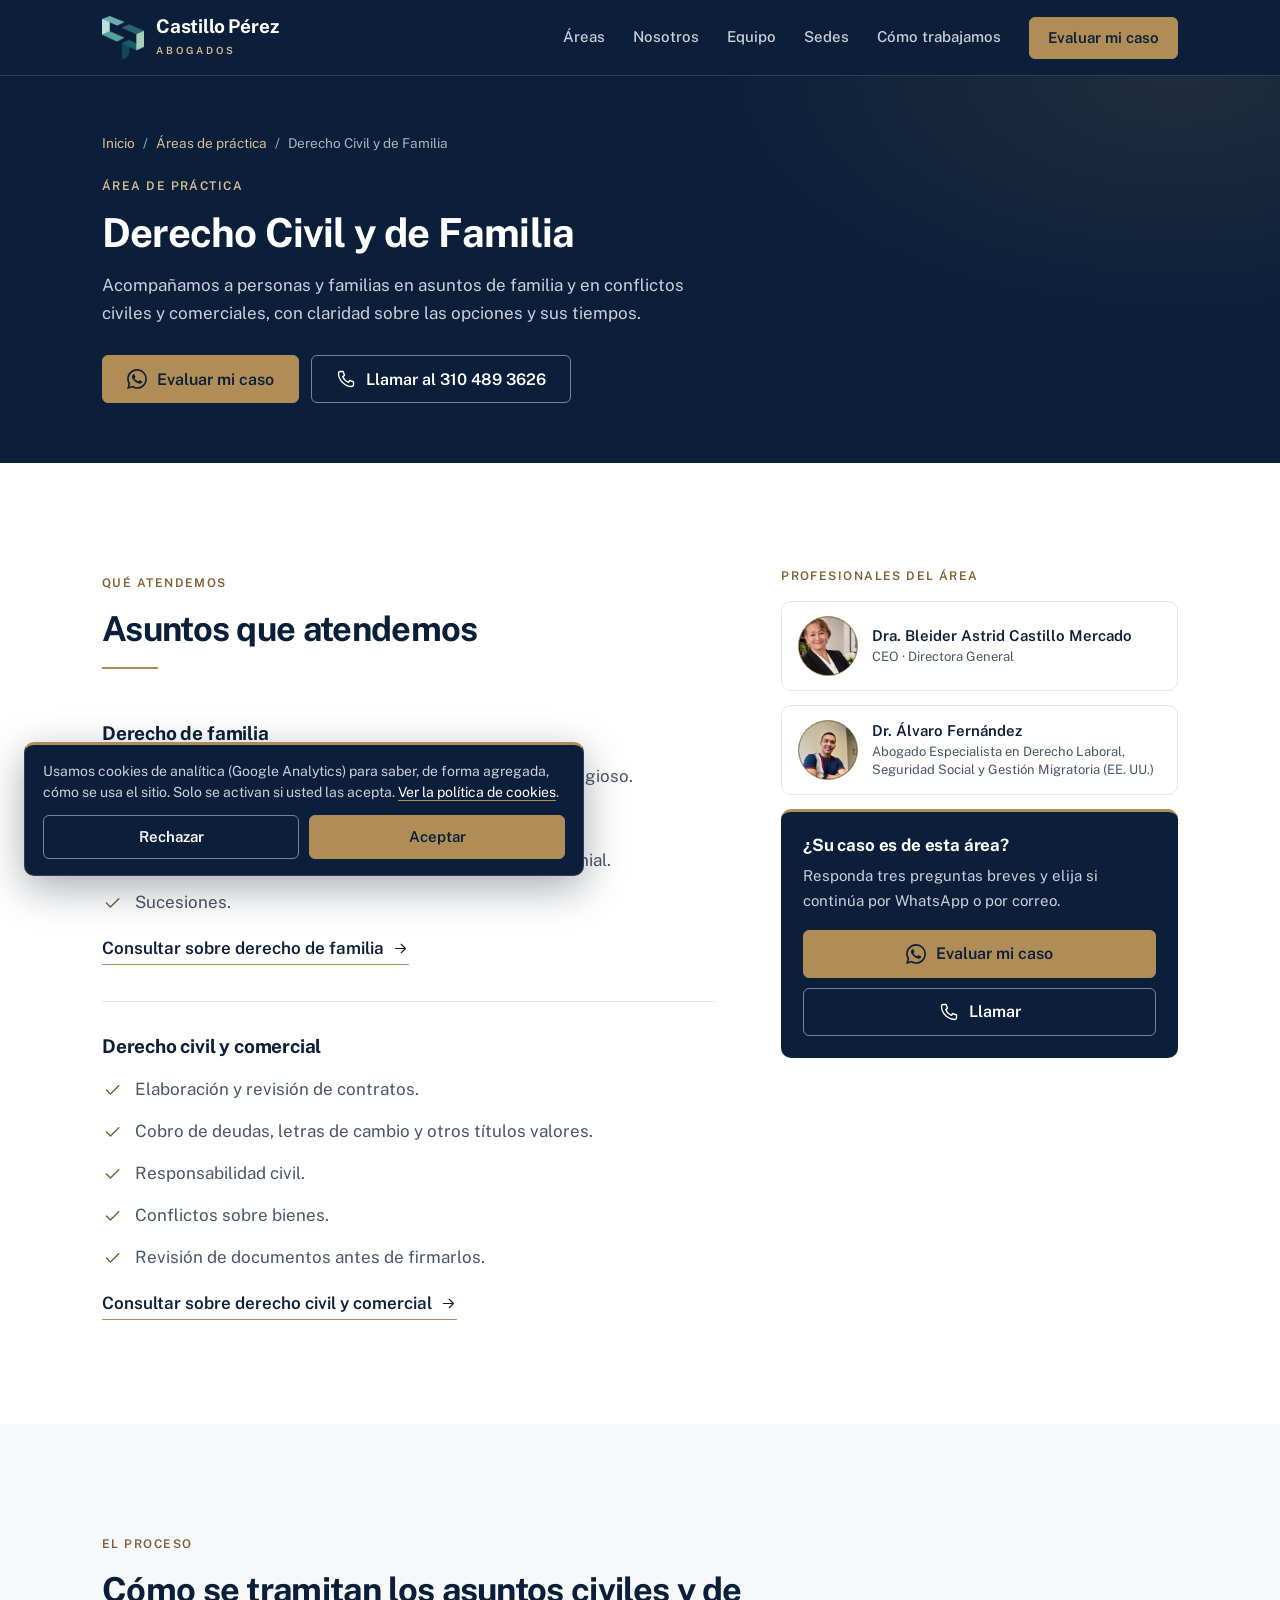
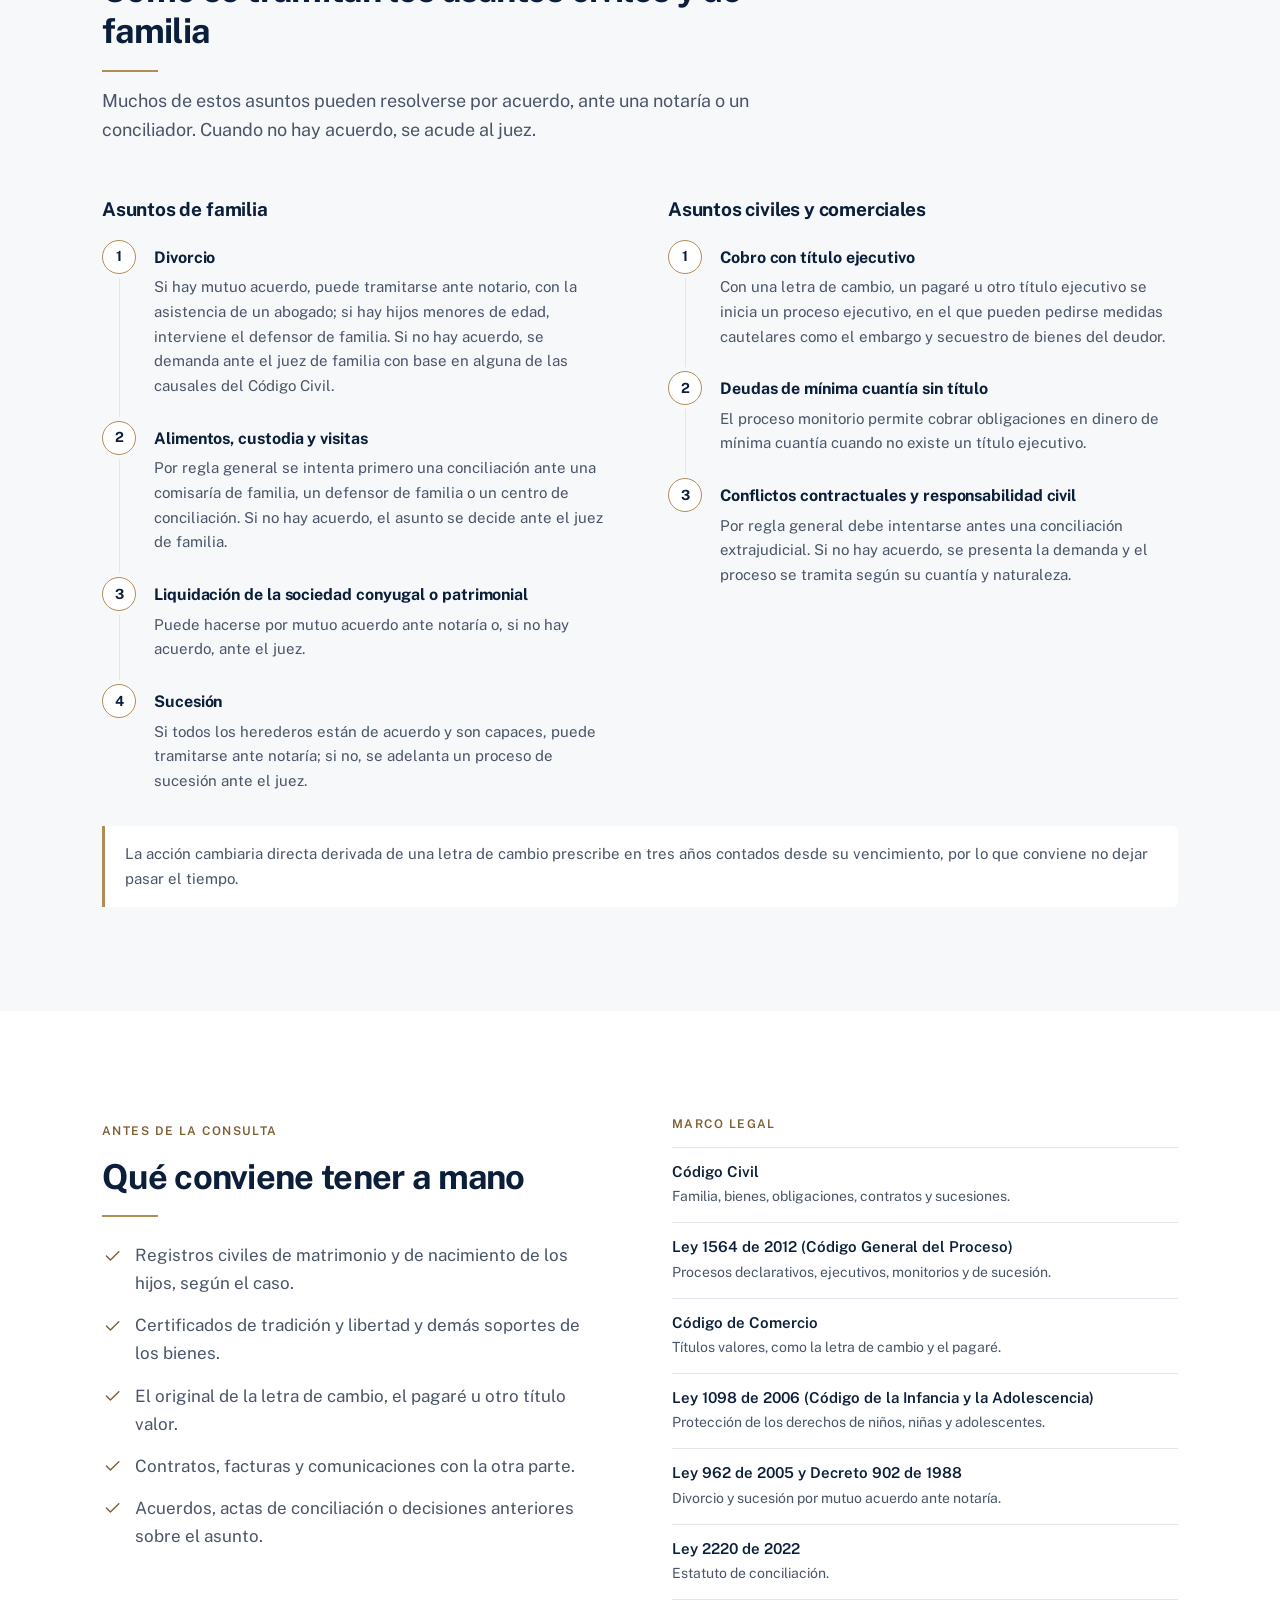
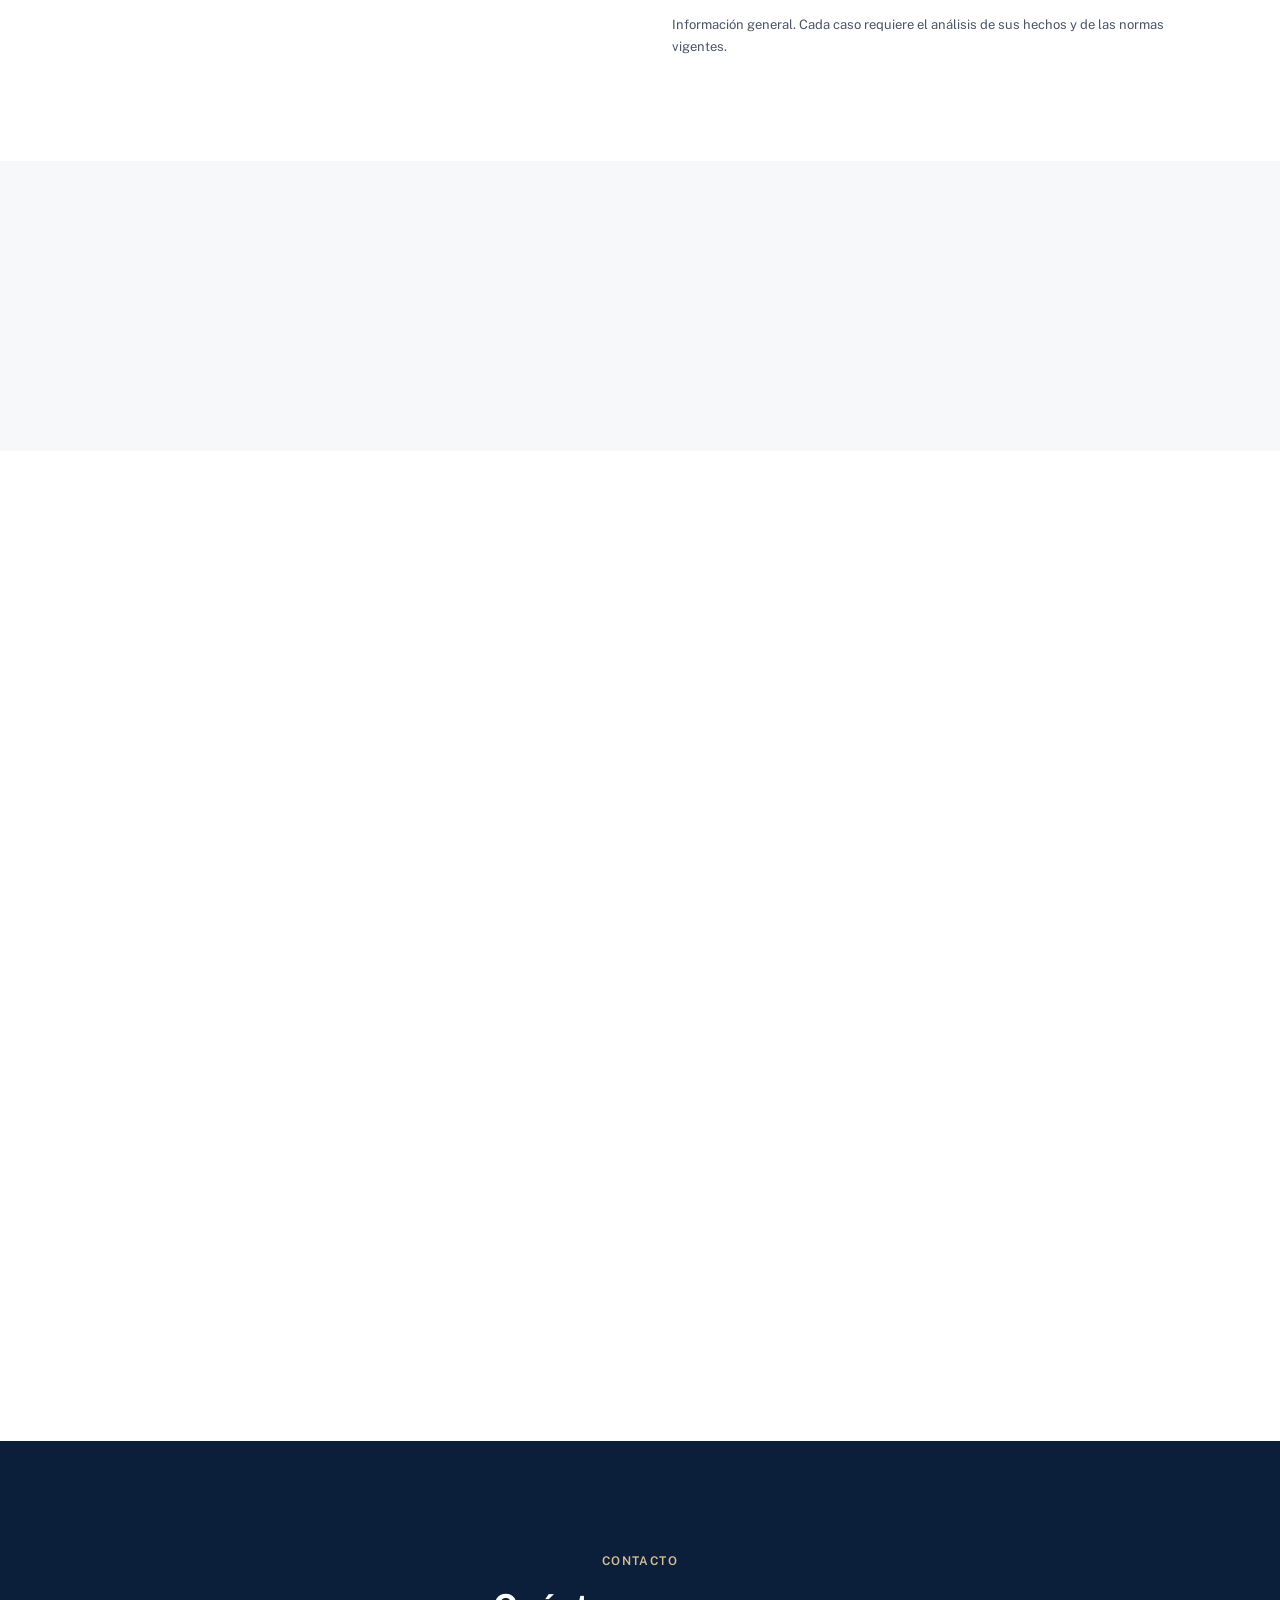
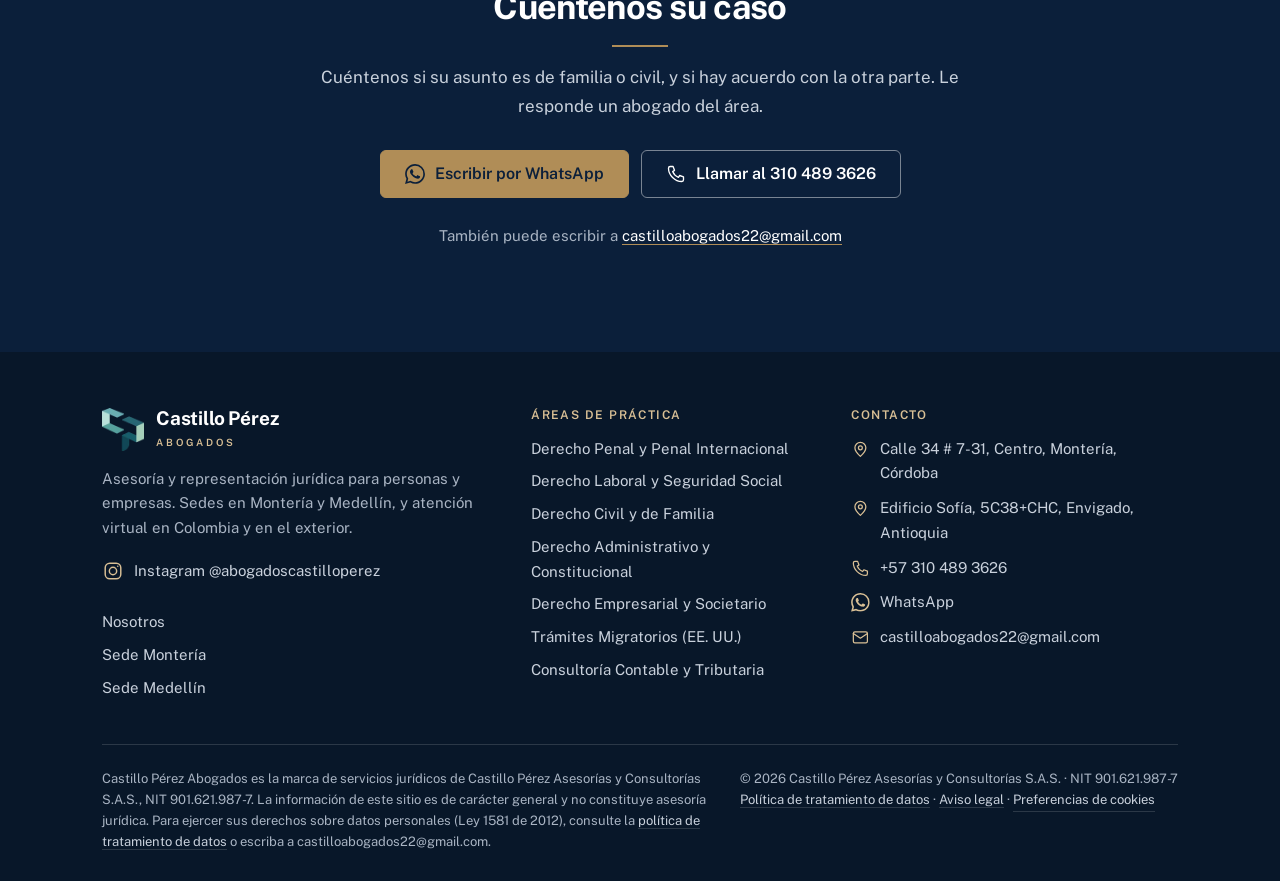
<file: derecho-civil-y-familia/index.html>
<!DOCTYPE html>
<html lang="es-CO">
<head>
<meta charset="UTF-8">
<meta name="viewport" content="width=device-width, initial-scale=1">
<title>Abogados de familia y derecho civil | Castillo Pérez Abogados</title>
<meta name="description" content="Divorcios, custodia, alimentos, sucesiones y liquidación de sociedad conyugal; contratos, cobro de deudas y letras de cambio, y responsabilidad civil. Montería y Medellín.">
<link rel="canonical" href="https://castilloperezabogados.com/derecho-civil-y-familia/">
<meta name="theme-color" content="#0B1F3A">

<meta property="og:site_name" content="Castillo Pérez Abogados">
<meta property="og:type" content="website">
<meta property="og:locale" content="es_CO">
<meta property="og:title" content="Abogados de familia y derecho civil | Castillo Pérez Abogados">
<meta property="og:description" content="Divorcios, custodia, alimentos, sucesiones y liquidación de sociedad conyugal; contratos, cobro de deudas y letras de cambio, y responsabilidad civil. Montería y Medellín.">
<meta property="og:url" content="https://castilloperezabogados.com/derecho-civil-y-familia/">
<meta property="og:image" content="https://castilloperezabogados.com/assets/img/og-castillo-perez.jpg">
<meta property="og:image:width" content="1200">
<meta property="og:image:height" content="630">
<meta name="twitter:card" content="summary_large_image">

<link rel="icon" href="/favicon.ico?v=2" sizes="any">
<link rel="icon" href="/assets/img/favicon-48.png?v=2" sizes="48x48" type="image/png">
<link rel="icon" href="/assets/img/favicon-96.png?v=2" sizes="96x96" type="image/png">
<link rel="apple-touch-icon" href="/assets/img/apple-touch-icon.png">

<link rel="preload" href="/assets/fonts/public-sans-latin-400-normal.woff2" as="font" type="font/woff2" crossorigin>
<link rel="preload" href="/assets/fonts/public-sans-latin-700-normal.woff2" as="font" type="font/woff2" crossorigin>
<link rel="stylesheet" href="/assets/css/base.css">
<link rel="stylesheet" href="/assets/css/layout.css">
<link rel="stylesheet" href="/assets/css/components.css">
<link rel="stylesheet" href="/assets/css/pages/home.css">
<link rel="stylesheet" href="/assets/css/pages/interior.css">
<script type="application/ld+json">
{
 "@context": "https://schema.org",
 "@graph": [
  {
   "@type": "Service",
   "@id": "https://castilloperezabogados.com/derecho-civil-y-familia/#servicio",
   "name": "Derecho Civil y de Familia",
   "serviceType": "Asesoría en derecho civil, comercial y de familia",
   "description": "Divorcios, custodia, alimentos, sucesiones y liquidación de sociedad conyugal; contratos, cobro de deudas y letras de cambio, y responsabilidad civil. Montería y Medellín.",
   "url": "https://castilloperezabogados.com/derecho-civil-y-familia/",
   "provider": {
    "@id": "https://castilloperezabogados.com/#firma"
   },
   "areaServed": [
    {
     "@type": "City",
     "name": "Montería"
    },
    {
     "@type": "City",
     "name": "Medellín"
    },
    {
     "@type": "Country",
     "name": "Colombia"
    }
   ]
  },
  {
   "@type": "FAQPage",
   "@id": "https://castilloperezabogados.com/derecho-civil-y-familia/#preguntas",
   "mainEntity": [
    {
     "@type": "Question",
     "name": "¿El divorcio se puede tramitar ante notaría?",
     "acceptedAnswer": {
      "@type": "Answer",
      "text": "Sí, cuando hay mutuo acuerdo entre los cónyuges el divorcio puede tramitarse ante notario, con la asistencia de un abogado. Si hay hijos menores de edad, interviene el defensor de familia. Si no hay acuerdo, el proceso se adelanta ante un juez de familia."
     }
    },
    {
     "@type": "Question",
     "name": "¿Cómo se cobra una letra de cambio que no me pagaron?",
     "acceptedAnswer": {
      "@type": "Answer",
      "text": "La letra de cambio es un título valor que permite iniciar un proceso ejecutivo para el cobro. Conviene actuar pronto, porque la acción cambiaria directa prescribe en tres años desde el vencimiento. Para la evaluación sirve tener el original del título y las comunicaciones con el deudor."
     }
    },
    {
     "@type": "Question",
     "name": "¿Qué es el proceso monitorio?",
     "acceptedAnswer": {
      "@type": "Answer",
      "text": "Es un proceso para cobrar deudas en dinero de mínima cuantía cuando no hay un título ejecutivo, por ejemplo una factura o un acuerdo verbal que el deudor no ha pagado."
     }
    },
    {
     "@type": "Question",
     "name": "¿Puedo pedir el embargo de bienes del deudor?",
     "acceptedAnswer": {
      "@type": "Answer",
      "text": "En el proceso ejecutivo pueden solicitarse medidas cautelares, como el embargo y secuestro de bienes, para asegurar el pago de la deuda."
     }
    },
    {
     "@type": "Question",
     "name": "¿Qué se necesita para iniciar una sucesión?",
     "acceptedAnswer": {
      "@type": "Answer",
      "text": "En general, el registro civil de defunción, los documentos que acrediten el parentesco de los herederos y los soportes de los bienes. Si los herederos están de acuerdo, la sucesión puede tramitarse ante notaría; si no, ante un juez."
     }
    },
    {
     "@type": "Question",
     "name": "¿Cómo se fija la cuota alimentaria?",
     "acceptedAnswer": {
      "@type": "Answer",
      "text": "Por acuerdo entre los padres, idealmente en una conciliación, o por decisión del juez de familia. Se tienen en cuenta las necesidades de los hijos y la capacidad económica de quien debe pagar."
     }
    }
   ]
  },
  {
   "@type": "BreadcrumbList",
   "itemListElement": [
    {
     "@type": "ListItem",
     "position": 1,
     "name": "Inicio",
     "item": "https://castilloperezabogados.com/"
    },
    {
     "@type": "ListItem",
     "position": 2,
     "name": "Áreas de práctica",
     "item": "https://castilloperezabogados.com/#servicios"
    },
    {
     "@type": "ListItem",
     "position": 3,
     "name": "Derecho Civil y de Familia",
     "item": "https://castilloperezabogados.com/derecho-civil-y-familia/"
    }
   ]
  }
 ]
}
</script>
</head>
<body>
<a class="saltar" href="#contenido">Saltar al contenido</a>

<!-- Iconos reutilizables -->
<svg xmlns="http://www.w3.org/2000/svg" width="0" height="0" style="position:absolute" aria-hidden="true">
  <symbol id="i-wa" viewBox="0 0 24 24"><path d="M17.472 14.382c-.297-.149-1.758-.867-2.03-.967-.273-.099-.471-.148-.67.15-.197.297-.767.966-.94 1.164-.173.199-.347.223-.644.075-.297-.15-1.255-.463-2.39-1.475-.883-.788-1.48-1.761-1.653-2.059-.173-.297-.018-.458.13-.606.134-.133.298-.347.446-.52.149-.174.198-.298.298-.497.099-.198.05-.371-.025-.52-.075-.149-.669-1.612-.916-2.207-.242-.579-.487-.5-.669-.51-.173-.008-.371-.01-.57-.01-.198 0-.52.074-.792.372-.272.297-1.04 1.016-1.04 2.479 0 1.462 1.065 2.875 1.213 3.074.149.198 2.096 3.2 5.077 4.487.709.306 1.262.489 1.694.625.712.227 1.36.195 1.871.118.571-.085 1.758-.719 2.006-1.413.248-.694.248-1.289.173-1.413-.074-.124-.272-.198-.57-.347m-5.421 7.403h-.004a9.87 9.87 0 01-5.031-1.378l-.361-.214-3.741.982.998-3.648-.235-.374a9.86 9.86 0 01-1.51-5.26c.001-5.45 4.436-9.884 9.888-9.884 2.64 0 5.122 1.03 6.988 2.898a9.825 9.825 0 012.893 6.994c-.003 5.45-4.437 9.884-9.885 9.884m8.413-18.297A11.815 11.815 0 0012.05 0C5.495 0 .16 5.335.157 11.892c0 2.096.547 4.142 1.588 5.945L.057 24l6.305-1.654a11.882 11.882 0 005.683 1.448h.005c6.554 0 11.89-5.335 11.893-11.893a11.821 11.821 0 00-3.48-8.413z"/></symbol>
  <symbol id="i-telefono" viewBox="0 0 24 24"><path d="M5 3h3.5l1.7 4.6-2.2 1.5a12 12 0 0 0 6.9 6.9l1.5-2.2L21 15.5V19a2 2 0 0 1-2 2C10.7 21 3 13.3 3 5a2 2 0 0 1 2-2z"/></symbol>
  <symbol id="i-correo" viewBox="0 0 24 24"><rect x="3" y="5" width="18" height="14" rx="2"/><path d="M3 7l9 6 9-6"/></symbol>
  <symbol id="i-lugar" viewBox="0 0 24 24"><path d="M12 21s7-6.2 7-11a7 7 0 1 0-14 0c0 4.8 7 11 7 11z"/><circle cx="12" cy="10" r="2.5"/></symbol>
  <symbol id="i-video" viewBox="0 0 24 24"><rect x="3" y="6" width="13" height="12" rx="2"/><path d="M16 10l5-3v10l-5-3"/></symbol>
  <symbol id="i-check" viewBox="0 0 24 24"><path d="M5 12.5l4.5 4.5L19 7.5"/></symbol>
  <symbol id="i-flecha" viewBox="0 0 24 24"><path d="M5 12h14M13 6l6 6-6 6"/></symbol>
  <symbol id="i-abajo" viewBox="0 0 24 24"><path d="M6 9l6 6 6-6"/></symbol>
  <symbol id="i-estrella" viewBox="0 0 24 24"><path d="M12 3.5l2.6 5.4 5.9.8-4.3 4.1 1 5.8L12 16.9l-5.2 2.7 1-5.8L3.5 9.7l5.9-.8L12 3.5z"/></symbol>
  <symbol id="i-persona" viewBox="0 0 24 24"><circle cx="12" cy="8" r="4"/><path d="M4 21a8 8 0 0 1 16 0"/></symbol>
  <symbol id="i-empresa" viewBox="0 0 24 24"><rect x="4" y="3" width="16" height="18" rx="1.5"/><path d="M9 8h1M14 8h1M9 12h1M14 12h1M10 21v-4h4v4"/></symbol>
  <symbol id="i-balanza" viewBox="0 0 24 24"><path d="M12 3v18M7 21h10M5 7h14M5 7l-3 7a3 3 0 0 0 6 0L5 7zM19 7l-3 7a3 3 0 0 0 6 0l-3-7z"/></symbol>
  <symbol id="i-maletin" viewBox="0 0 24 24"><rect x="3" y="7" width="18" height="13" rx="2"/><path d="M9 7V5a2 2 0 0 1 2-2h2a2 2 0 0 1 2 2v2M3 13h18"/></symbol>
  <symbol id="i-escudo" viewBox="0 0 24 24"><path d="M12 3l8 3v6c0 4.5-3.2 8-8 9-4.8-1-8-4.5-8-9V6l8-3z"/><path d="M9 12l2 2 4-4"/></symbol>
  <symbol id="i-familia" viewBox="0 0 24 24"><circle cx="9" cy="8" r="3.5"/><path d="M2.5 20a6.5 6.5 0 0 1 13 0M16 4.6a3.5 3.5 0 0 1 0 6.8M18 14.2a6.5 6.5 0 0 1 3.5 5.8"/></symbol>
  <symbol id="i-documento" viewBox="0 0 24 24"><path d="M14 3H7a2 2 0 0 0-2 2v14a2 2 0 0 0 2 2h10a2 2 0 0 0 2-2V8l-5-5z"/><path d="M14 3v5h5M9 13h6M9 17h6"/></symbol>
  <symbol id="i-estado" viewBox="0 0 24 24"><path d="M3 21h18M5 21V10M9.5 21V10M14.5 21V10M19 21V10M2.5 10h19L12 3 2.5 10z"/></symbol>
  <symbol id="i-calculo" viewBox="0 0 24 24"><rect x="5" y="3" width="14" height="18" rx="2"/><path d="M8.5 7.5h7M8.5 12h.01M12 12h.01M15.5 12h.01M8.5 16h.01M12 16h.01M15.5 16h.01"/></symbol>
  <symbol id="i-reloj" viewBox="0 0 24 24"><circle cx="12" cy="12" r="9"/><path d="M12 7v5l3 2"/></symbol>
  <symbol id="i-instagram" viewBox="0 0 24 24"><rect x="3.5" y="3.5" width="17" height="17" rx="5"/><circle cx="12" cy="12" r="4"/><path d="M17.2 6.8h.01"/></symbol>
  <symbol id="i-mundo" viewBox="0 0 24 24"><circle cx="12" cy="12" r="9"/><path d="M3 12h18M12 3c2.8 3 2.8 15 0 18M12 3c-2.8 3-2.8 15 0 18"/></symbol>
</svg>

<!-- ENCABEZADO -->
<header id="navbar">
  <div class="contenedor nav-interior">
    <a class="marca" href="/" aria-label="Castillo Pérez Abogados, inicio">
      <img src="/assets/img/logo-castillo-perez.webp" width="95" height="96" alt="">
      <span>
        <span class="marca-nombre">Castillo Pérez</span>
        <span class="marca-sub">Abogados</span>
      </span>
    </a>
    <nav aria-label="Principal">
      <ul class="nav-links" id="navLinks">
        <li><a href="/#servicios">Áreas</a></li>
        <li><a href="/nosotros/">Nosotros</a></li>
        <li><a href="/#equipo">Equipo</a></li>
        <li><a href="/#sedes">Sedes</a></li>
        <li><a href="/#proceso">Cómo trabajamos</a></li>
        <li><a class="btn btn--bronce" href="https://wa.me/573104893626?text=Hola%2C%20quiero%20solicitar%20la%20evaluaci%C3%B3n%20de%20mi%20caso.%20Escribo%20desde%20la%20p%C3%A1gina%20de%20derecho%20civil%20y%20de%20familia." target="_blank" rel="noopener" data-cta="encabezado">Evaluar mi caso</a></li>
      </ul>
    </nav>
    <button class="nav-hamburger" type="button" aria-label="Abrir menú" aria-expanded="false" aria-controls="navLinks"><span></span><span></span><span></span></button>
  </div>
</header>

<main id="contenido">
  <div class="cabecera-pagina">
    <div class="contenedor">
      <nav class="migas" aria-label="Ruta de navegación"><a href="/">Inicio</a><span aria-hidden="true">/</span><a href="/#servicios">Áreas de práctica</a><span aria-hidden="true">/</span><span>Derecho Civil y de Familia</span></nav>
      <span class="sobretitulo">Área de práctica</span>
      <h1>Derecho Civil y de Familia</h1>
      <p class="cabecera-entradilla">Acompañamos a personas y familias en asuntos de familia y en conflictos civiles y comerciales, con claridad sobre las opciones y sus tiempos.</p>
      <div class="cabecera-acciones">
        <a class="btn btn--bronce" href="https://wa.me/573104893626?text=Hola%2C%20necesito%20asesor%C3%ADa%20sobre%20derecho%20civil%20y%20de%20familia.%20Escribo%20desde%20la%20p%C3%A1gina%20de%20derecho%20civil%20y%20de%20familia." target="_blank" rel="noopener" data-cta="cabecera"><svg class="ico ico--relleno" aria-hidden="true"><use href="#i-wa"/></svg>Evaluar mi caso</a>
        <a class="btn btn--linea-clara" href="tel:+573104893626" data-cta="cabecera"><svg class="ico" aria-hidden="true"><use href="#i-telefono"/></svg>Llamar al 310 489 3626</a>
      </div>
    </div>
  </div>
<section class="seccion" id="asuntos">
  <div class="contenedor area-rejilla">
    <div>
      <div class="encabezado-seccion texto-area">
        <span class="sobretitulo">Qué atendemos</span>
        <h2>Asuntos que atendemos</h2>
      </div>
      <div class="grupo" id="familia">
        <h3>Derecho de familia</h3>
        <ul class="lista-check">
          <li><svg class="ico" aria-hidden="true"><use href="#i-check"/></svg><span>Divorcio y cesación de efectos civiles del matrimonio religioso.</span></li>
          <li><svg class="ico" aria-hidden="true"><use href="#i-check"/></svg><span>Custodia, régimen de visitas y cuota alimentaria.</span></li>
          <li><svg class="ico" aria-hidden="true"><use href="#i-check"/></svg><span>Liquidación de sociedad conyugal y de sociedad patrimonial.</span></li>
          <li><svg class="ico" aria-hidden="true"><use href="#i-check"/></svg><span>Sucesiones.</span></li>
        </ul>
        <a class="enlace" href="https://wa.me/573104893626?text=Hola%2C%20necesito%20asesor%C3%ADa%20en%20un%20asunto%20de%20familia.%20Escribo%20desde%20la%20p%C3%A1gina%20de%20derecho%20civil%20y%20de%20familia." target="_blank" rel="noopener" data-cta="grupo" data-area="familia">Consultar sobre derecho de familia<svg class="ico" aria-hidden="true"><use href="#i-flecha"/></svg></a>
      </div>
      <div class="grupo" id="civil">
        <h3>Derecho civil y comercial</h3>
        <ul class="lista-check">
          <li><svg class="ico" aria-hidden="true"><use href="#i-check"/></svg><span>Elaboración y revisión de contratos.</span></li>
          <li><svg class="ico" aria-hidden="true"><use href="#i-check"/></svg><span>Cobro de deudas, letras de cambio y otros títulos valores.</span></li>
          <li><svg class="ico" aria-hidden="true"><use href="#i-check"/></svg><span>Responsabilidad civil.</span></li>
          <li><svg class="ico" aria-hidden="true"><use href="#i-check"/></svg><span>Conflictos sobre bienes.</span></li>
          <li><svg class="ico" aria-hidden="true"><use href="#i-check"/></svg><span>Revisión de documentos antes de firmarlos.</span></li>
        </ul>
        <a class="enlace" href="https://wa.me/573104893626?text=Hola%2C%20necesito%20asesor%C3%ADa%20en%20un%20asunto%20civil%20o%20comercial.%20Escribo%20desde%20la%20p%C3%A1gina%20de%20derecho%20civil%20y%20de%20familia." target="_blank" rel="noopener" data-cta="grupo" data-area="civil_comercial">Consultar sobre derecho civil y comercial<svg class="ico" aria-hidden="true"><use href="#i-flecha"/></svg></a>
      </div>
    </div>
    <aside class="lateral" aria-label="Profesionales del área">
      <p class="lateral-titulo">Profesionales del área</p>
<a class="responsable" href="/nosotros/#bleider-castillo"><span class="responsable-foto" aria-hidden="true"><img src="/assets/img/equipo/bleider-castillo-320.webp" width="60" height="75" alt="" loading="lazy" decoding="async"></span><span><strong>Dra. Bleider Astrid Castillo Mercado</strong><small>CEO · Directora General</small></span></a>
<a class="responsable" href="/nosotros/#alvaro-fernandez"><span class="responsable-foto" aria-hidden="true"><img src="/assets/img/equipo/alvaro-fernandez-320.webp" width="60" height="75" alt="" loading="lazy" decoding="async"></span><span><strong>Dr. Álvaro Fernández</strong><small>Abogado Especialista en Derecho Laboral, Seguridad Social y Gestión Migratoria (EE.&nbsp;UU.)</small></span></a>
      <div class="tarjeta-cta">
        <h3>¿Su caso es de esta área?</h3>
        <p>Responda tres preguntas breves y elija si continúa por WhatsApp o por correo.</p>
        <a class="btn btn--bronce" href="https://wa.me/573104893626?text=Hola%2C%20necesito%20asesor%C3%ADa%20sobre%20derecho%20civil%20y%20de%20familia.%20Escribo%20desde%20la%20p%C3%A1gina%20de%20derecho%20civil%20y%20de%20familia." target="_blank" rel="noopener" data-cta="lateral"><svg class="ico ico--relleno" aria-hidden="true"><use href="#i-wa"/></svg>Evaluar mi caso</a>
        <a class="btn btn--linea-clara" href="tel:+573104893626" data-cta="lateral"><svg class="ico" aria-hidden="true"><use href="#i-telefono"/></svg>Llamar</a>
      </div>
    </aside>
  </div>
</section>

<section class="seccion seccion--piedra" id="etapas">
  <div class="contenedor">
    <div class="encabezado-seccion">
      <span class="sobretitulo">El proceso</span>
      <h2>Cómo se tramitan los asuntos civiles y de familia</h2>
      <p class="entradilla">Muchos de estos asuntos pueden resolverse por acuerdo, ante una notaría o un conciliador. Cuando no hay acuerdo, se acude al juez.</p>
    </div>
    <div class="etapas-rejilla etapas-rejilla--dos">
    <div class="etapas-bloque">
      <h3 class="etapas-titulo">Asuntos de familia</h3>
      <ol class="etapas">
        <li><h4>Divorcio</h4><p>Si hay mutuo acuerdo, puede tramitarse ante notario, con la asistencia de un abogado; si hay hijos menores de edad, interviene el defensor de familia. Si no hay acuerdo, se demanda ante el juez de familia con base en alguna de las causales del Código Civil.</p></li>
        <li><h4>Alimentos, custodia y visitas</h4><p>Por regla general se intenta primero una conciliación ante una comisaría de familia, un defensor de familia o un centro de conciliación. Si no hay acuerdo, el asunto se decide ante el juez de familia.</p></li>
        <li><h4>Liquidación de la sociedad conyugal o patrimonial</h4><p>Puede hacerse por mutuo acuerdo ante notaría o, si no hay acuerdo, ante el juez.</p></li>
        <li><h4>Sucesión</h4><p>Si todos los herederos están de acuerdo y son capaces, puede tramitarse ante notaría; si no, se adelanta un proceso de sucesión ante el juez.</p></li>
      </ol>
    </div>
    <div class="etapas-bloque">
      <h3 class="etapas-titulo">Asuntos civiles y comerciales</h3>
      <ol class="etapas">
        <li><h4>Cobro con título ejecutivo</h4><p>Con una letra de cambio, un pagaré u otro título ejecutivo se inicia un proceso ejecutivo, en el que pueden pedirse medidas cautelares como el embargo y secuestro de bienes del deudor.</p></li>
        <li><h4>Deudas de mínima cuantía sin título</h4><p>El proceso monitorio permite cobrar obligaciones en dinero de mínima cuantía cuando no existe un título ejecutivo.</p></li>
        <li><h4>Conflictos contractuales y responsabilidad civil</h4><p>Por regla general debe intentarse antes una conciliación extrajudicial. Si no hay acuerdo, se presenta la demanda y el proceso se tramita según su cuantía y naturaleza.</p></li>
      </ol>
    </div>
    </div>
    <p class="etapas-nota">La acción cambiaria directa derivada de una letra de cambio prescribe en tres años contados desde su vencimiento, por lo que conviene no dejar pasar el tiempo.</p>
  </div>
</section>

<section class="seccion" id="preparar">
  <div class="contenedor preparar-rejilla">
    <div>
      <div class="encabezado-seccion" style="margin-bottom:0">
        <span class="sobretitulo">Antes de la consulta</span>
        <h2>Qué conviene tener a mano</h2>
      </div>
      <ul class="lista-check">
          <li><svg class="ico" aria-hidden="true"><use href="#i-check"/></svg><span>Registros civiles de matrimonio y de nacimiento de los hijos, según el caso.</span></li>
          <li><svg class="ico" aria-hidden="true"><use href="#i-check"/></svg><span>Certificados de tradición y libertad y demás soportes de los bienes.</span></li>
          <li><svg class="ico" aria-hidden="true"><use href="#i-check"/></svg><span>El original de la letra de cambio, el pagaré u otro título valor.</span></li>
          <li><svg class="ico" aria-hidden="true"><use href="#i-check"/></svg><span>Contratos, facturas y comunicaciones con la otra parte.</span></li>
          <li><svg class="ico" aria-hidden="true"><use href="#i-check"/></svg><span>Acuerdos, actas de conciliación o decisiones anteriores sobre el asunto.</span></li>
      </ul>
    </div>
    <div>
      <p class="lateral-titulo">Marco legal</p>
      <ul class="normas">
          <li><strong>Código Civil</strong><span>Familia, bienes, obligaciones, contratos y sucesiones.</span></li>
          <li><strong>Ley 1564 de 2012 (Código General del Proceso)</strong><span>Procesos declarativos, ejecutivos, monitorios y de sucesión.</span></li>
          <li><strong>Código de Comercio</strong><span>Títulos valores, como la letra de cambio y el pagaré.</span></li>
          <li><strong>Ley 1098 de 2006 (Código de la Infancia y la Adolescencia)</strong><span>Protección de los derechos de niños, niñas y adolescentes.</span></li>
          <li><strong>Ley 962 de 2005 y Decreto 902 de 1988</strong><span>Divorcio y sucesión por mutuo acuerdo ante notaría.</span></li>
          <li><strong>Ley 2220 de 2022</strong><span>Estatuto de conciliación.</span></li>
      </ul>
      <p class="normas-nota">Información general. Cada caso requiere el análisis de sus hechos y de las normas vigentes.</p>
    </div>
  </div>
</section>

<section class="seccion seccion--piedra seccion--compacta" id="proceso">
  <div class="contenedor">
    <div class="como-empezamos">
      <div>
        <span class="sobretitulo">Cómo empezamos</span>
        <h2>Sin sorpresas desde el primer contacto</h2>
      </div>
      <ol class="pasos-breves">
        <li><strong>Filtro de viabilidad sin costo.</strong> Confirmamos que su asunto corresponde al área y que no hay conflicto de intereses.</li>
        <li><strong>Consulta jurídica especializada remunerada.</strong> Su valor se informa antes de agendarla y se abona a los honorarios si contrata.</li>
        <li><strong>Honorarios por escrito.</strong> Antes de iniciar cualquier gestión.</li>
      </ol>
    </div>
    <p class="nota-etica">Ningún profesional puede garantizar el resultado de un proceso o de un trámite. <a class="enlace" href="/#proceso">Ver cómo trabajamos<svg class="ico" aria-hidden="true"><use href="#i-flecha"/></svg></a></p>
  </div>
</section>

<section class="seccion" id="preguntas">
  <div class="contenedor">
    <div class="encabezado-seccion encabezado-seccion--centro">
      <span class="sobretitulo">Preguntas frecuentes</span>
      <h2>Preguntas frecuentes</h2>
    </div>
    <div class="faq">
      <details>
        <summary>¿El divorcio se puede tramitar ante notaría?<svg class="ico" aria-hidden="true"><use href="#i-abajo"/></svg></summary>
        <div class="faq-respuesta"><p>Sí, cuando hay mutuo acuerdo entre los cónyuges el divorcio puede tramitarse ante notario, con la asistencia de un abogado. Si hay hijos menores de edad, interviene el defensor de familia. Si no hay acuerdo, el proceso se adelanta ante un juez de familia.</p></div>
      </details>
      <details>
        <summary>¿Cómo se cobra una letra de cambio que no me pagaron?<svg class="ico" aria-hidden="true"><use href="#i-abajo"/></svg></summary>
        <div class="faq-respuesta"><p>La letra de cambio es un título valor que permite iniciar un proceso ejecutivo para el cobro. Conviene actuar pronto, porque la acción cambiaria directa prescribe en tres años desde el vencimiento. Para la evaluación sirve tener el original del título y las comunicaciones con el deudor.</p></div>
      </details>
      <details>
        <summary>¿Qué es el proceso monitorio?<svg class="ico" aria-hidden="true"><use href="#i-abajo"/></svg></summary>
        <div class="faq-respuesta"><p>Es un proceso para cobrar deudas en dinero de mínima cuantía cuando no hay un título ejecutivo, por ejemplo una factura o un acuerdo verbal que el deudor no ha pagado.</p></div>
      </details>
      <details>
        <summary>¿Puedo pedir el embargo de bienes del deudor?<svg class="ico" aria-hidden="true"><use href="#i-abajo"/></svg></summary>
        <div class="faq-respuesta"><p>En el proceso ejecutivo pueden solicitarse medidas cautelares, como el embargo y secuestro de bienes, para asegurar el pago de la deuda.</p></div>
      </details>
      <details>
        <summary>¿Qué se necesita para iniciar una sucesión?<svg class="ico" aria-hidden="true"><use href="#i-abajo"/></svg></summary>
        <div class="faq-respuesta"><p>En general, el registro civil de defunción, los documentos que acrediten el parentesco de los herederos y los soportes de los bienes. Si los herederos están de acuerdo, la sucesión puede tramitarse ante notaría; si no, ante un juez.</p></div>
      </details>
      <details>
        <summary>¿Cómo se fija la cuota alimentaria?<svg class="ico" aria-hidden="true"><use href="#i-abajo"/></svg></summary>
        <div class="faq-respuesta"><p>Por acuerdo entre los padres, idealmente en una conciliación, o por decisión del juez de familia. Se tienen en cuenta las necesidades de los hijos y la capacidad económica de quien debe pagar.</p></div>
      </details>
    </div>
    <nav class="otras-areas" aria-label="Otras áreas de práctica">
      <h2>Otras áreas de práctica</h2>
      <ul>
        <li><a href="/derecho-penal/">Derecho Penal y Penal Internacional</a></li>
        <li><a href="/derecho-laboral/">Derecho Laboral y Seguridad Social</a></li>
        <li><a href="/derecho-administrativo/">Derecho Administrativo y Constitucional</a></li>
        <li><a href="/derecho-empresarial/">Derecho Empresarial y Societario</a></li>
        <li><a href="/tramites-migratorios/">Gestión de Trámites Migratorios (EE.&nbsp;UU.)</a></li>
        <li><a href="/consultoria-tributaria/">Consultoría Contable y Tributaria</a></li>
      </ul>
    </nav>
  </div>
</section>

<section class="seccion seccion--marino cierre" id="contacto">
  <div class="contenedor">
    <span class="sobretitulo">Contacto</span>
    <h2>Cuéntenos su caso</h2>
    <p>Cuéntenos si su asunto es de familia o civil, y si hay acuerdo con la otra parte. Le responde un abogado del área.</p>
    <div class="cierre-acciones">
      <a class="btn btn--bronce" href="https://wa.me/573104893626?text=Hola%2C%20necesito%20asesor%C3%ADa%20sobre%20derecho%20civil%20y%20de%20familia.%20Escribo%20desde%20la%20p%C3%A1gina%20de%20derecho%20civil%20y%20de%20familia." target="_blank" rel="noopener" data-cta="cierre"><svg class="ico ico--relleno" aria-hidden="true"><use href="#i-wa"/></svg>Escribir por WhatsApp</a>
      <a class="btn btn--linea-clara" href="tel:+573104893626" data-cta="cierre"><svg class="ico" aria-hidden="true"><use href="#i-telefono"/></svg>Llamar al 310 489 3626</a>
    </div>
    <p class="cierre-correo">También puede escribir a <a href="mailto:castilloabogados22@gmail.com" data-cta="cierre">castilloabogados22@gmail.com</a></p>
  </div>
</section>
</main>

<!-- PIE -->
<footer class="pie">
  <div class="contenedor">
    <div class="pie-rejilla">
      <div>
        <a class="marca" href="/" aria-label="Castillo Pérez Abogados, inicio">
          <img src="/assets/img/logo-castillo-perez.webp" width="95" height="96" alt="" loading="lazy">
          <span>
            <span class="marca-nombre">Castillo Pérez</span>
            <span class="marca-sub">Abogados</span>
          </span>
        </a>
        <p class="pie-desc">Asesoría y representación jurídica para personas y empresas. Sedes en Montería y Medellín, y atención virtual en Colombia y en el exterior.</p>
        <a class="pie-red" href="https://www.instagram.com/abogadoscastilloperez/" target="_blank" rel="noopener noreferrer" data-cta="pie"><svg class="ico" aria-hidden="true"><use href="#i-instagram"/></svg><span>Instagram <span class="solo-lectores">de Castillo Pérez Abogados</span>@abogadoscastilloperez</span></a>
        <ul class="pie-lista pie-firma">
          <li><a href="/nosotros/">Nosotros</a></li>
          <li><a href="/abogados-monteria/">Sede Montería</a></li>
          <li><a href="/abogados-medellin/">Sede Medellín</a></li>
        </ul>
      </div>
      <div>
        <h2 class="pie-titulo">Áreas de práctica</h2>
        <ul class="pie-lista">
          <li><a href="/derecho-penal/">Derecho Penal y Penal Internacional</a></li>
          <li><a href="/derecho-laboral/">Derecho Laboral y Seguridad Social</a></li>
          <li><a href="/derecho-civil-y-familia/">Derecho Civil y de Familia</a></li>
          <li><a href="/derecho-administrativo/">Derecho Administrativo y Constitucional</a></li>
          <li><a href="/derecho-empresarial/">Derecho Empresarial y Societario</a></li>
          <li><a href="/tramites-migratorios/">Trámites Migratorios (EE.&nbsp;UU.)</a></li>
          <li><a href="/consultoria-tributaria/">Consultoría Contable y Tributaria</a></li>
        </ul>
      </div>
      <div>
        <h2 class="pie-titulo">Contacto</h2>
        <ul class="pie-contacto">
          <li><svg class="ico" aria-hidden="true"><use href="#i-lugar"/></svg><a href="/abogados-monteria/">Calle 34 # 7-31, Centro, Montería, Córdoba</a></li>
          <li><svg class="ico" aria-hidden="true"><use href="#i-lugar"/></svg><a href="/abogados-medellin/">Edificio Sofía, 5C38+CHC, Envigado, Antioquia</a></li>
          <li><svg class="ico" aria-hidden="true"><use href="#i-telefono"/></svg><a href="tel:+573104893626" data-cta="pie">+57 310 489 3626</a></li>
          <li><svg class="ico ico--relleno" aria-hidden="true"><use href="#i-wa"/></svg><a href="https://wa.me/573104893626?text=Hola%2C%20quiero%20solicitar%20la%20evaluaci%C3%B3n%20de%20mi%20caso.%20Escribo%20desde%20la%20p%C3%A1gina%20de%20derecho%20civil%20y%20de%20familia." target="_blank" rel="noopener" data-cta="pie">WhatsApp</a></li>
          <li><svg class="ico" aria-hidden="true"><use href="#i-correo"/></svg><a href="mailto:castilloabogados22@gmail.com" data-cta="pie">castilloabogados22@gmail.com</a></li>
        </ul>
      </div>
    </div>
    <div class="pie-legal">
      <p>Castillo Pérez Abogados es la marca de servicios jurídicos de Castillo Pérez Asesorías y Consultorías S.A.S., NIT 901.621.987-7. La información de este sitio es de carácter general y no constituye asesoría jurídica. Para ejercer sus derechos sobre datos personales (Ley 1581 de 2012), consulte la <a href="/politica-de-privacidad/">política de tratamiento de datos</a> o escriba a castilloabogados22@gmail.com.</p>
      <p>© 2026 Castillo Pérez Asesorías y Consultorías S.A.S. · NIT 901.621.987-7<br><a href="/politica-de-privacidad/">Política de tratamiento de datos</a> · <a href="/aviso-legal/">Aviso legal</a> · <button type="button" class="pie-cookies" data-cookies>Preferencias de cookies</button></p>
    </div>
  </div>
</footer>

<!-- Barra de contacto fija en móvil -->
<div class="barra-movil">
  <a class="btn btn--whatsapp" href="https://wa.me/573104893626?text=Hola%2C%20quiero%20solicitar%20la%20evaluaci%C3%B3n%20de%20mi%20caso.%20Escribo%20desde%20la%20p%C3%A1gina%20de%20derecho%20civil%20y%20de%20familia." target="_blank" rel="noopener" data-cta="barra_movil">
    <svg class="ico ico--relleno" aria-hidden="true"><use href="#i-wa"/></svg>WhatsApp
  </a>
  <a class="btn btn--marino" href="tel:+573104893626" data-cta="barra_movil">
    <svg class="ico" aria-hidden="true"><use href="#i-telefono"/></svg>Llamar
  </a>
</div>

<script src="/assets/js/consentimiento.js" defer></script>
<script src="/assets/js/analytics.js" defer></script>
<script src="/assets/js/whatsapp.js" defer></script>
<script src="/assets/js/precalificacion.js" defer></script>
<script src="/assets/js/nav.js" defer></script>
</body>
</html>
</file>
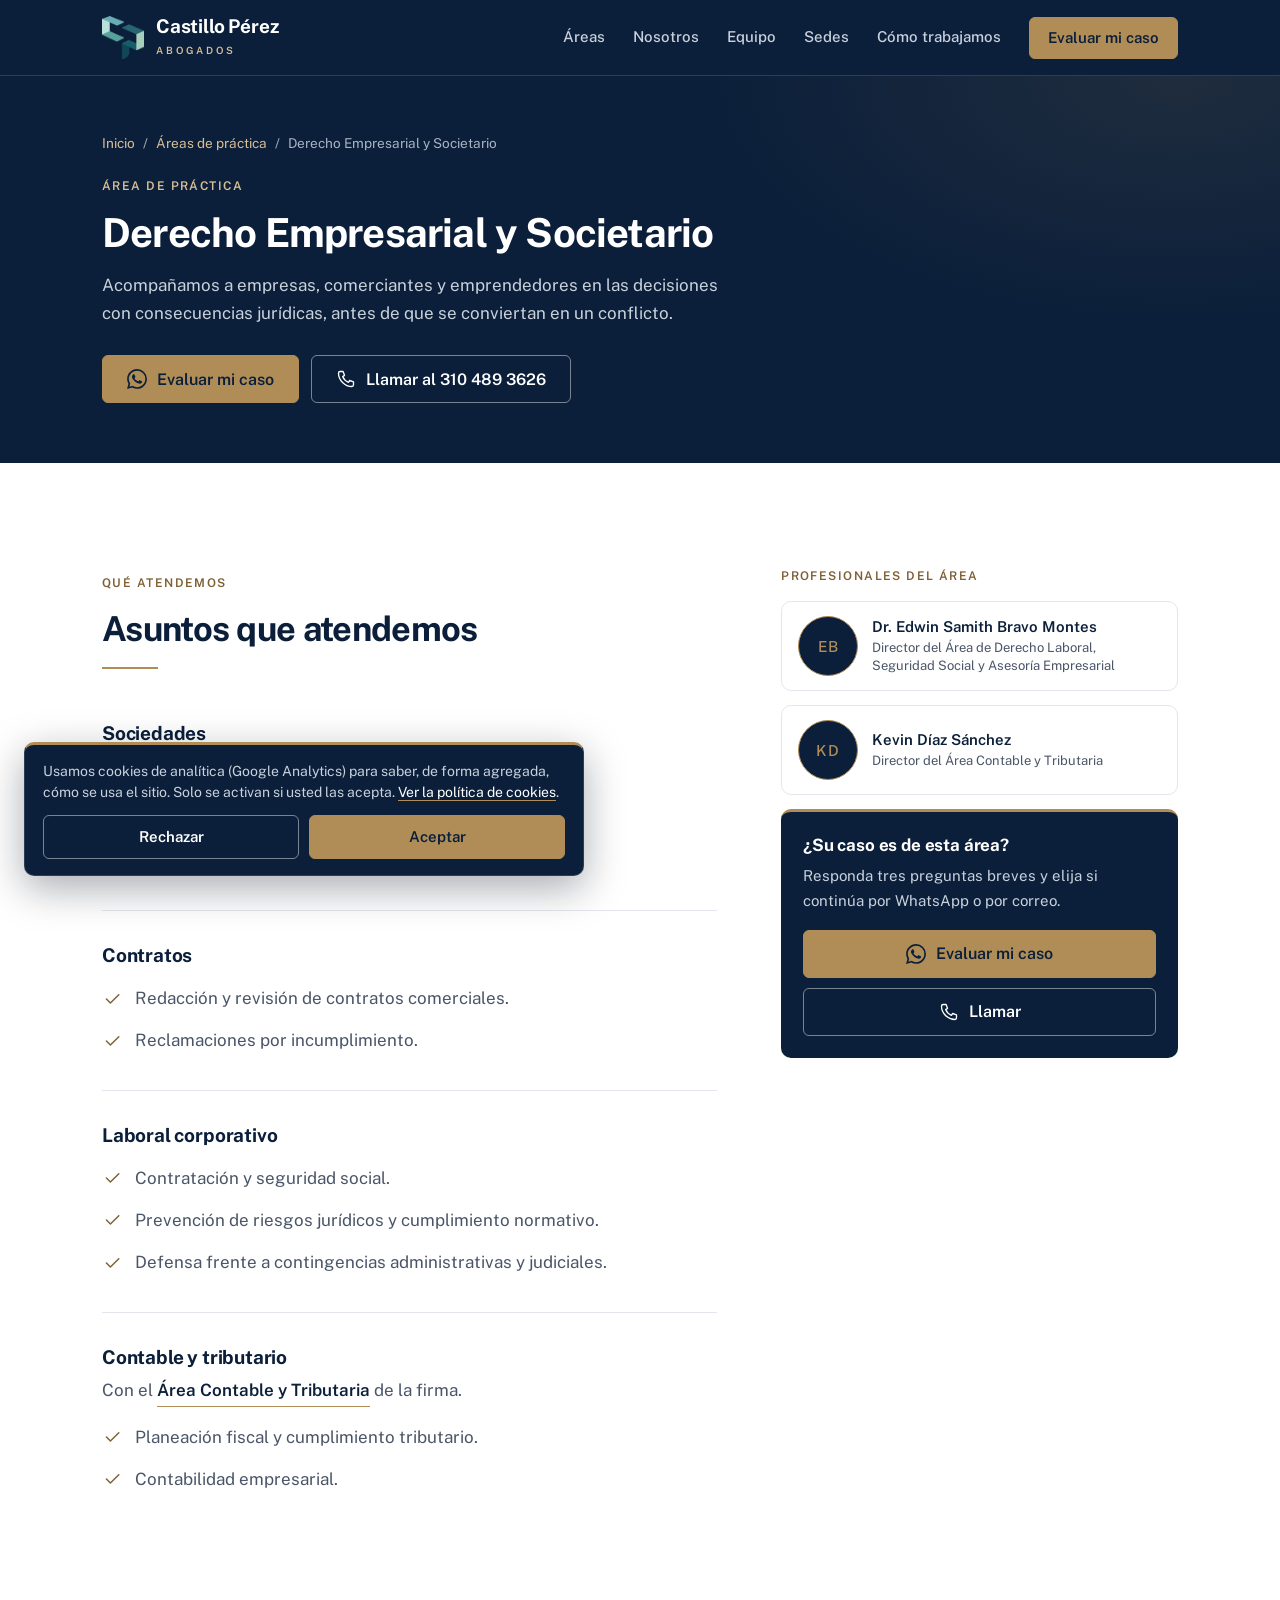
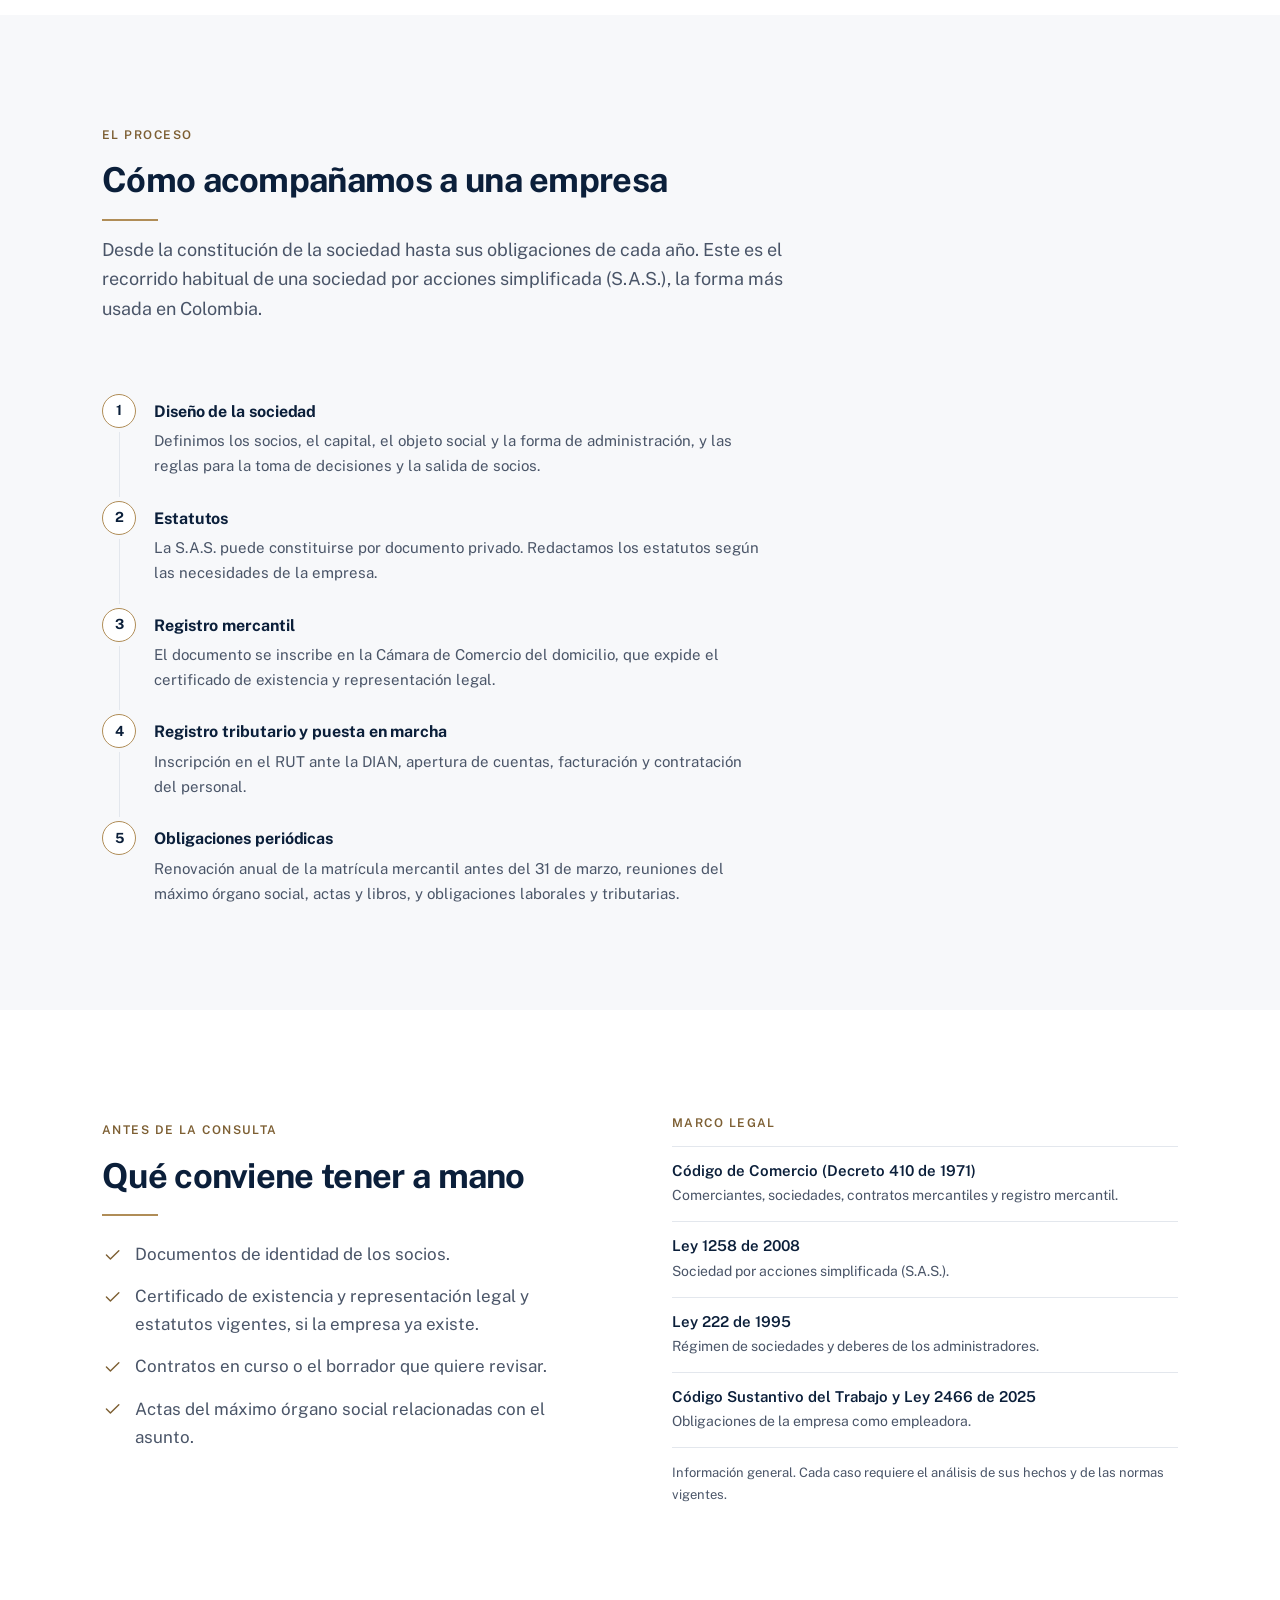
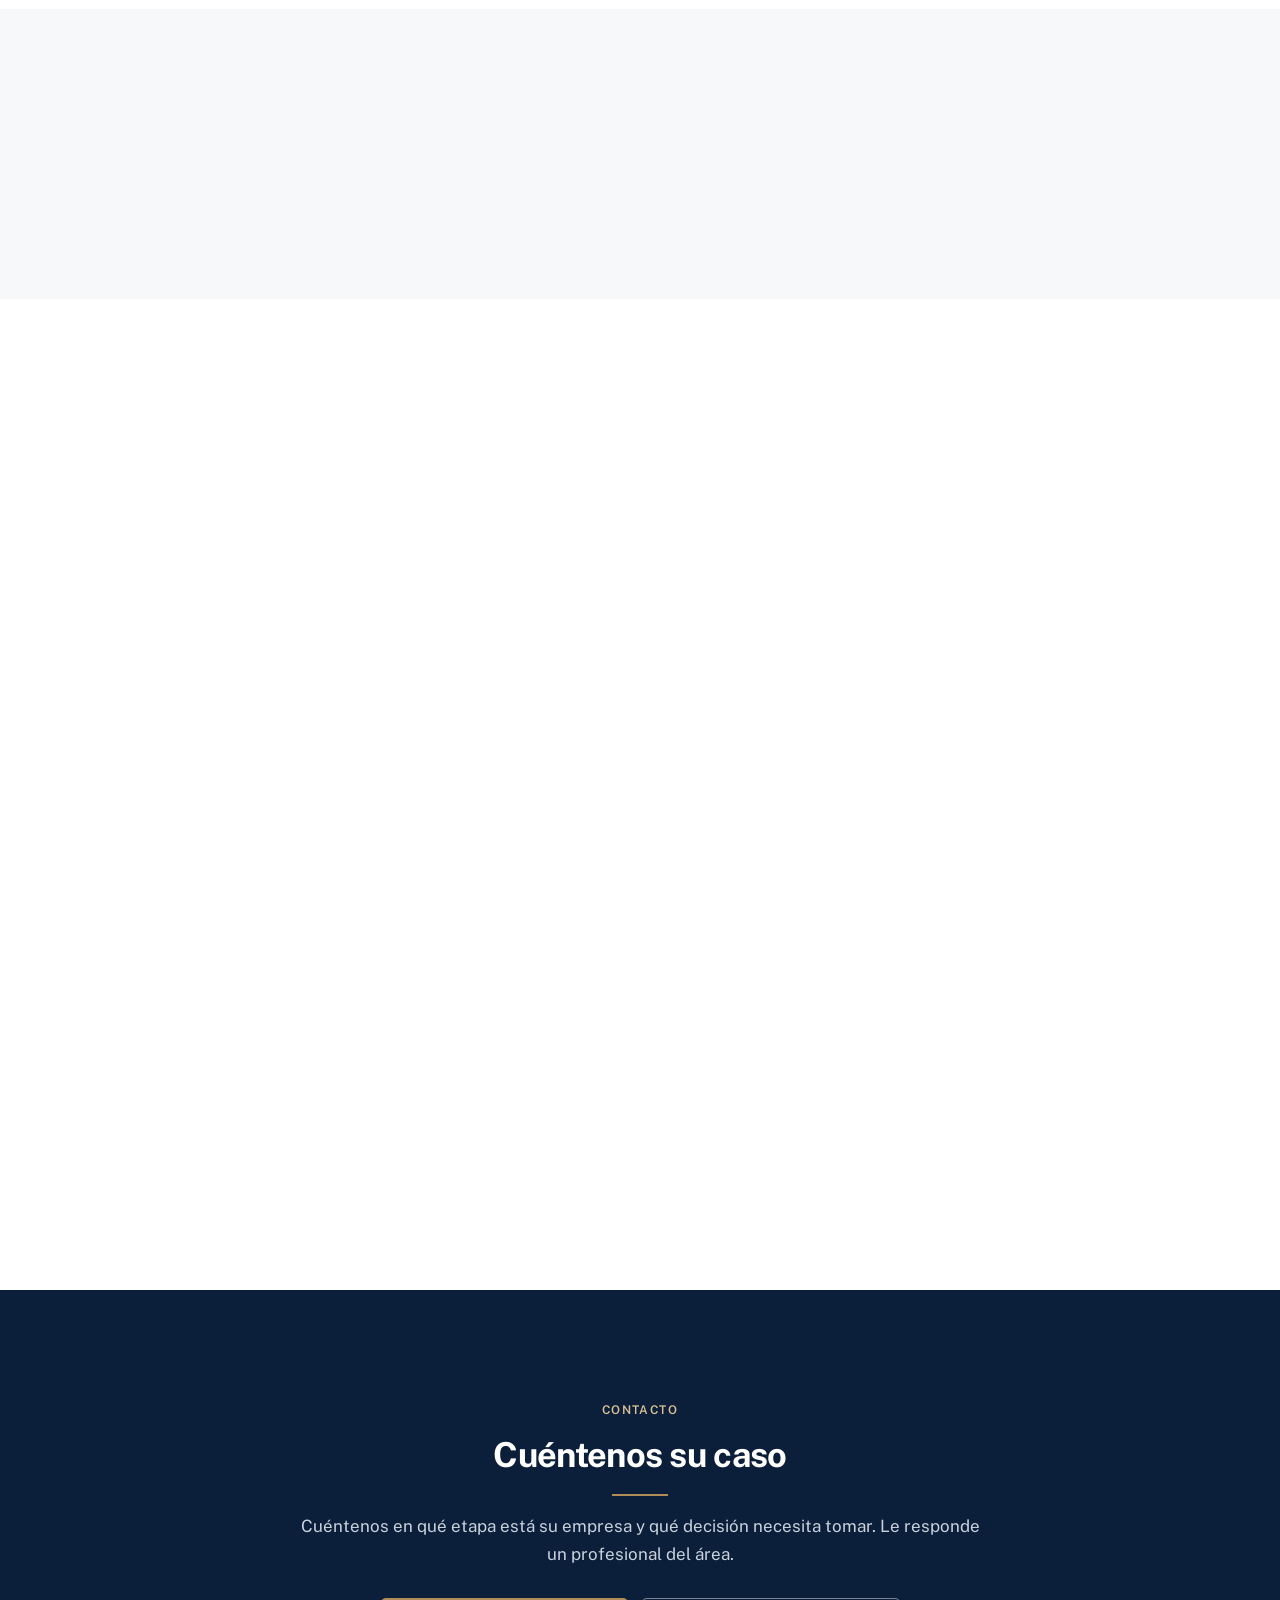
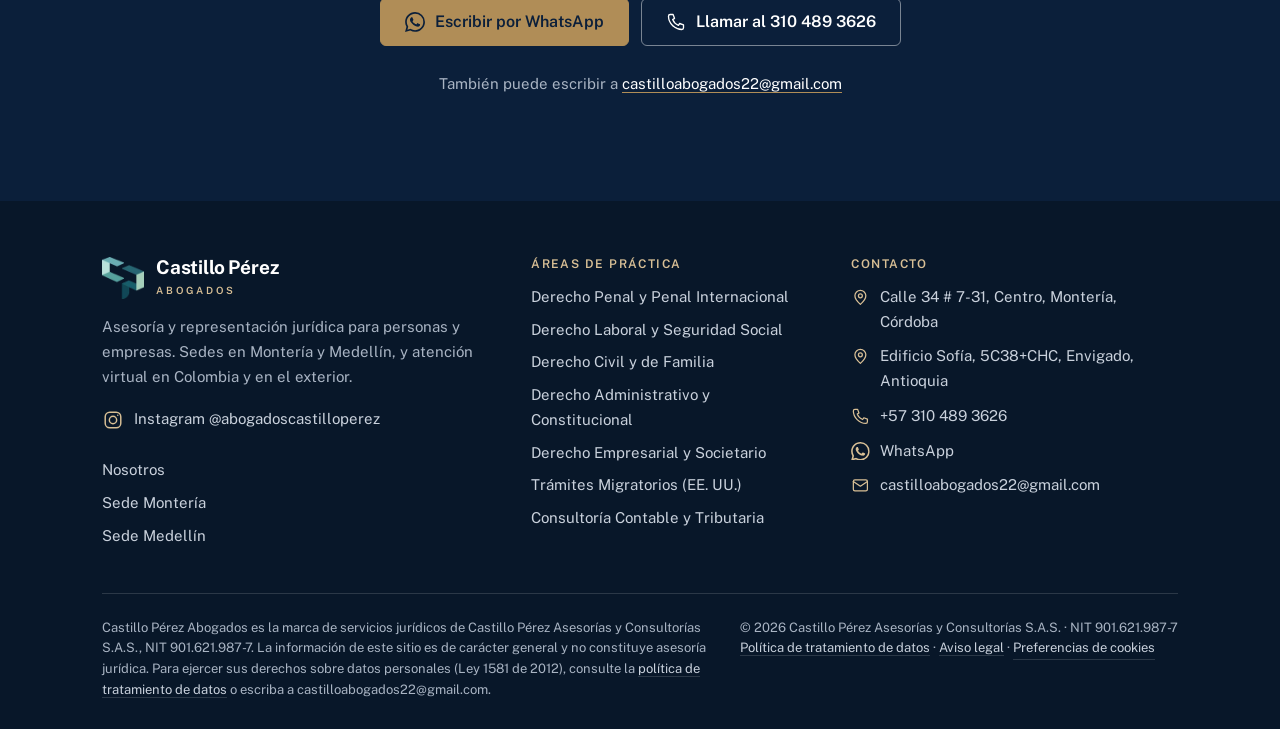
<file: derecho-empresarial/index.html>
<!DOCTYPE html>
<html lang="es-CO">
<head>
<meta charset="UTF-8">
<meta name="viewport" content="width=device-width, initial-scale=1">
<title>Asesoría jurídica para empresas | Castillo Pérez Abogados</title>
<meta name="description" content="Asesoría jurídica para empresas: constitución y reformas de sociedades, contratos, derecho laboral corporativo y prevención de riesgos jurídicos. Montería, Medellín y virtual.">
<link rel="canonical" href="https://castilloperezabogados.com/derecho-empresarial/">
<meta name="theme-color" content="#0B1F3A">

<meta property="og:site_name" content="Castillo Pérez Abogados">
<meta property="og:type" content="website">
<meta property="og:locale" content="es_CO">
<meta property="og:title" content="Asesoría jurídica para empresas | Castillo Pérez Abogados">
<meta property="og:description" content="Asesoría jurídica para empresas: constitución y reformas de sociedades, contratos, derecho laboral corporativo y prevención de riesgos jurídicos. Montería, Medellín y virtual.">
<meta property="og:url" content="https://castilloperezabogados.com/derecho-empresarial/">
<meta property="og:image" content="https://castilloperezabogados.com/assets/img/og-castillo-perez.jpg">
<meta property="og:image:width" content="1200">
<meta property="og:image:height" content="630">
<meta name="twitter:card" content="summary_large_image">

<link rel="icon" href="/favicon.ico?v=2" sizes="any">
<link rel="icon" href="/assets/img/favicon-48.png?v=2" sizes="48x48" type="image/png">
<link rel="icon" href="/assets/img/favicon-96.png?v=2" sizes="96x96" type="image/png">
<link rel="apple-touch-icon" href="/assets/img/apple-touch-icon.png">

<link rel="preload" href="/assets/fonts/public-sans-latin-400-normal.woff2" as="font" type="font/woff2" crossorigin>
<link rel="preload" href="/assets/fonts/public-sans-latin-700-normal.woff2" as="font" type="font/woff2" crossorigin>
<link rel="stylesheet" href="/assets/css/base.css">
<link rel="stylesheet" href="/assets/css/layout.css">
<link rel="stylesheet" href="/assets/css/components.css">
<link rel="stylesheet" href="/assets/css/pages/home.css">
<link rel="stylesheet" href="/assets/css/pages/interior.css">
<script type="application/ld+json">
{
 "@context": "https://schema.org",
 "@graph": [
  {
   "@type": "Service",
   "@id": "https://castilloperezabogados.com/derecho-empresarial/#servicio",
   "name": "Derecho Empresarial y Societario",
   "serviceType": "Asesoría jurídica empresarial y societaria",
   "description": "Asesoría jurídica para empresas: constitución y reformas de sociedades, contratos, derecho laboral corporativo y prevención de riesgos jurídicos. Montería, Medellín y virtual.",
   "url": "https://castilloperezabogados.com/derecho-empresarial/",
   "provider": {
    "@id": "https://castilloperezabogados.com/#firma"
   },
   "areaServed": [
    {
     "@type": "City",
     "name": "Montería"
    },
    {
     "@type": "City",
     "name": "Medellín"
    },
    {
     "@type": "Country",
     "name": "Colombia"
    }
   ]
  },
  {
   "@type": "FAQPage",
   "@id": "https://castilloperezabogados.com/derecho-empresarial/#preguntas",
   "mainEntity": [
    {
     "@type": "Question",
     "name": "¿Qué tipo de sociedad me conviene?",
     "acceptedAnswer": {
      "@type": "Answer",
      "text": "Depende de la actividad, del número de socios, del régimen de responsabilidad y de los planes de crecimiento. En Colombia, la sociedad por acciones simplificada (S.A.S.) es la forma más usada, pero conviene analizar cada caso antes de constituirla."
     }
    },
    {
     "@type": "Question",
     "name": "¿Cada cuánto debo renovar la matrícula mercantil?",
     "acceptedAnswer": {
      "@type": "Answer",
      "text": "Cada año, dentro de los tres primeros meses, es decir, antes del 31 de marzo."
     }
    },
    {
     "@type": "Question",
     "name": "¿Qué es el certificado de existencia y representación legal?",
     "acceptedAnswer": {
      "@type": "Answer",
      "text": "Es el documento que expide la Cámara de Comercio y que acredita que la sociedad existe, quién la representa y cuáles son sus facultades. Lo piden bancos, clientes y entidades públicas."
     }
    },
    {
     "@type": "Question",
     "name": "¿Pueden revisar un contrato antes de firmarlo?",
     "acceptedAnswer": {
      "@type": "Answer",
      "text": "Sí. Revisamos el contrato, señalamos los riesgos y proponemos los ajustes necesarios antes de la firma."
     }
    },
    {
     "@type": "Question",
     "name": "¿Cómo funciona el acompañamiento a la empresa?",
     "acceptedAnswer": {
      "@type": "Answer",
      "text": "Puede contratar asesoría para un asunto puntual. Las modalidades de acompañamiento se definen con cada empresa y se acuerdan por escrito, con su alcance y sus honorarios."
     }
    },
    {
     "@type": "Question",
     "name": "¿Atienden también los asuntos laborales y tributarios de la empresa?",
     "acceptedAnswer": {
      "@type": "Answer",
      "text": "Sí. El área empresarial trabaja junto con el Área de Derecho Laboral y Seguridad Social y con el Área Contable y Tributaria de la firma."
     }
    }
   ]
  },
  {
   "@type": "BreadcrumbList",
   "itemListElement": [
    {
     "@type": "ListItem",
     "position": 1,
     "name": "Inicio",
     "item": "https://castilloperezabogados.com/"
    },
    {
     "@type": "ListItem",
     "position": 2,
     "name": "Áreas de práctica",
     "item": "https://castilloperezabogados.com/#servicios"
    },
    {
     "@type": "ListItem",
     "position": 3,
     "name": "Derecho Empresarial y Societario",
     "item": "https://castilloperezabogados.com/derecho-empresarial/"
    }
   ]
  }
 ]
}
</script>
</head>
<body data-area="empresarial" data-urgencia="empresarial">
<a class="saltar" href="#contenido">Saltar al contenido</a>

<!-- Iconos reutilizables -->
<svg xmlns="http://www.w3.org/2000/svg" width="0" height="0" style="position:absolute" aria-hidden="true">
  <symbol id="i-wa" viewBox="0 0 24 24"><path d="M17.472 14.382c-.297-.149-1.758-.867-2.03-.967-.273-.099-.471-.148-.67.15-.197.297-.767.966-.94 1.164-.173.199-.347.223-.644.075-.297-.15-1.255-.463-2.39-1.475-.883-.788-1.48-1.761-1.653-2.059-.173-.297-.018-.458.13-.606.134-.133.298-.347.446-.52.149-.174.198-.298.298-.497.099-.198.05-.371-.025-.52-.075-.149-.669-1.612-.916-2.207-.242-.579-.487-.5-.669-.51-.173-.008-.371-.01-.57-.01-.198 0-.52.074-.792.372-.272.297-1.04 1.016-1.04 2.479 0 1.462 1.065 2.875 1.213 3.074.149.198 2.096 3.2 5.077 4.487.709.306 1.262.489 1.694.625.712.227 1.36.195 1.871.118.571-.085 1.758-.719 2.006-1.413.248-.694.248-1.289.173-1.413-.074-.124-.272-.198-.57-.347m-5.421 7.403h-.004a9.87 9.87 0 01-5.031-1.378l-.361-.214-3.741.982.998-3.648-.235-.374a9.86 9.86 0 01-1.51-5.26c.001-5.45 4.436-9.884 9.888-9.884 2.64 0 5.122 1.03 6.988 2.898a9.825 9.825 0 012.893 6.994c-.003 5.45-4.437 9.884-9.885 9.884m8.413-18.297A11.815 11.815 0 0012.05 0C5.495 0 .16 5.335.157 11.892c0 2.096.547 4.142 1.588 5.945L.057 24l6.305-1.654a11.882 11.882 0 005.683 1.448h.005c6.554 0 11.89-5.335 11.893-11.893a11.821 11.821 0 00-3.48-8.413z"/></symbol>
  <symbol id="i-telefono" viewBox="0 0 24 24"><path d="M5 3h3.5l1.7 4.6-2.2 1.5a12 12 0 0 0 6.9 6.9l1.5-2.2L21 15.5V19a2 2 0 0 1-2 2C10.7 21 3 13.3 3 5a2 2 0 0 1 2-2z"/></symbol>
  <symbol id="i-correo" viewBox="0 0 24 24"><rect x="3" y="5" width="18" height="14" rx="2"/><path d="M3 7l9 6 9-6"/></symbol>
  <symbol id="i-lugar" viewBox="0 0 24 24"><path d="M12 21s7-6.2 7-11a7 7 0 1 0-14 0c0 4.8 7 11 7 11z"/><circle cx="12" cy="10" r="2.5"/></symbol>
  <symbol id="i-video" viewBox="0 0 24 24"><rect x="3" y="6" width="13" height="12" rx="2"/><path d="M16 10l5-3v10l-5-3"/></symbol>
  <symbol id="i-check" viewBox="0 0 24 24"><path d="M5 12.5l4.5 4.5L19 7.5"/></symbol>
  <symbol id="i-flecha" viewBox="0 0 24 24"><path d="M5 12h14M13 6l6 6-6 6"/></symbol>
  <symbol id="i-abajo" viewBox="0 0 24 24"><path d="M6 9l6 6 6-6"/></symbol>
  <symbol id="i-estrella" viewBox="0 0 24 24"><path d="M12 3.5l2.6 5.4 5.9.8-4.3 4.1 1 5.8L12 16.9l-5.2 2.7 1-5.8L3.5 9.7l5.9-.8L12 3.5z"/></symbol>
  <symbol id="i-persona" viewBox="0 0 24 24"><circle cx="12" cy="8" r="4"/><path d="M4 21a8 8 0 0 1 16 0"/></symbol>
  <symbol id="i-empresa" viewBox="0 0 24 24"><rect x="4" y="3" width="16" height="18" rx="1.5"/><path d="M9 8h1M14 8h1M9 12h1M14 12h1M10 21v-4h4v4"/></symbol>
  <symbol id="i-balanza" viewBox="0 0 24 24"><path d="M12 3v18M7 21h10M5 7h14M5 7l-3 7a3 3 0 0 0 6 0L5 7zM19 7l-3 7a3 3 0 0 0 6 0l-3-7z"/></symbol>
  <symbol id="i-maletin" viewBox="0 0 24 24"><rect x="3" y="7" width="18" height="13" rx="2"/><path d="M9 7V5a2 2 0 0 1 2-2h2a2 2 0 0 1 2 2v2M3 13h18"/></symbol>
  <symbol id="i-escudo" viewBox="0 0 24 24"><path d="M12 3l8 3v6c0 4.5-3.2 8-8 9-4.8-1-8-4.5-8-9V6l8-3z"/><path d="M9 12l2 2 4-4"/></symbol>
  <symbol id="i-familia" viewBox="0 0 24 24"><circle cx="9" cy="8" r="3.5"/><path d="M2.5 20a6.5 6.5 0 0 1 13 0M16 4.6a3.5 3.5 0 0 1 0 6.8M18 14.2a6.5 6.5 0 0 1 3.5 5.8"/></symbol>
  <symbol id="i-documento" viewBox="0 0 24 24"><path d="M14 3H7a2 2 0 0 0-2 2v14a2 2 0 0 0 2 2h10a2 2 0 0 0 2-2V8l-5-5z"/><path d="M14 3v5h5M9 13h6M9 17h6"/></symbol>
  <symbol id="i-estado" viewBox="0 0 24 24"><path d="M3 21h18M5 21V10M9.5 21V10M14.5 21V10M19 21V10M2.5 10h19L12 3 2.5 10z"/></symbol>
  <symbol id="i-calculo" viewBox="0 0 24 24"><rect x="5" y="3" width="14" height="18" rx="2"/><path d="M8.5 7.5h7M8.5 12h.01M12 12h.01M15.5 12h.01M8.5 16h.01M12 16h.01M15.5 16h.01"/></symbol>
  <symbol id="i-reloj" viewBox="0 0 24 24"><circle cx="12" cy="12" r="9"/><path d="M12 7v5l3 2"/></symbol>
  <symbol id="i-instagram" viewBox="0 0 24 24"><rect x="3.5" y="3.5" width="17" height="17" rx="5"/><circle cx="12" cy="12" r="4"/><path d="M17.2 6.8h.01"/></symbol>
  <symbol id="i-mundo" viewBox="0 0 24 24"><circle cx="12" cy="12" r="9"/><path d="M3 12h18M12 3c2.8 3 2.8 15 0 18M12 3c-2.8 3-2.8 15 0 18"/></symbol>
</svg>

<!-- ENCABEZADO -->
<header id="navbar">
  <div class="contenedor nav-interior">
    <a class="marca" href="/" aria-label="Castillo Pérez Abogados, inicio">
      <img src="/assets/img/logo-castillo-perez.webp" width="95" height="96" alt="">
      <span>
        <span class="marca-nombre">Castillo Pérez</span>
        <span class="marca-sub">Abogados</span>
      </span>
    </a>
    <nav aria-label="Principal">
      <ul class="nav-links" id="navLinks">
        <li><a href="/#servicios">Áreas</a></li>
        <li><a href="/nosotros/">Nosotros</a></li>
        <li><a href="/#equipo">Equipo</a></li>
        <li><a href="/#sedes">Sedes</a></li>
        <li><a href="/#proceso">Cómo trabajamos</a></li>
        <li><a class="btn btn--bronce" href="https://wa.me/573104893626?text=Hola%2C%20quiero%20solicitar%20la%20evaluaci%C3%B3n%20de%20mi%20caso.%20Escribo%20desde%20la%20p%C3%A1gina%20de%20derecho%20empresarial." target="_blank" rel="noopener" data-cta="encabezado">Evaluar mi caso</a></li>
      </ul>
    </nav>
    <button class="nav-hamburger" type="button" aria-label="Abrir menú" aria-expanded="false" aria-controls="navLinks"><span></span><span></span><span></span></button>
  </div>
</header>

<main id="contenido">
  <div class="cabecera-pagina">
    <div class="contenedor">
      <nav class="migas" aria-label="Ruta de navegación"><a href="/">Inicio</a><span aria-hidden="true">/</span><a href="/#servicios">Áreas de práctica</a><span aria-hidden="true">/</span><span>Derecho Empresarial y Societario</span></nav>
      <span class="sobretitulo">Área de práctica</span>
      <h1>Derecho Empresarial y Societario</h1>
      <p class="cabecera-entradilla">Acompañamos a empresas, comerciantes y emprendedores en las decisiones con consecuencias jurídicas, antes de que se conviertan en un conflicto.</p>
      <div class="cabecera-acciones">
        <a class="btn btn--bronce" href="https://wa.me/573104893626?text=Hola%2C%20necesito%20asesor%C3%ADa%20sobre%20derecho%20empresarial%20y%20societario.%20Escribo%20desde%20la%20p%C3%A1gina%20de%20derecho%20empresarial." target="_blank" rel="noopener" data-cta="cabecera" data-area="empresarial"><svg class="ico ico--relleno" aria-hidden="true"><use href="#i-wa"/></svg>Evaluar mi caso</a>
        <a class="btn btn--linea-clara" href="tel:+573104893626" data-cta="cabecera" data-area="empresarial"><svg class="ico" aria-hidden="true"><use href="#i-telefono"/></svg>Llamar al 310 489 3626</a>
      </div>
    </div>
  </div>
<section class="seccion" id="asuntos">
  <div class="contenedor area-rejilla">
    <div>
      <div class="encabezado-seccion texto-area">
        <span class="sobretitulo">Qué atendemos</span>
        <h2>Asuntos que atendemos</h2>
      </div>
      <div class="grupo" id="sociedades">
        <h3>Sociedades</h3>
        <ul class="lista-check">
          <li><svg class="ico" aria-hidden="true"><use href="#i-check"/></svg><span>Constitución de sociedades.</span></li>
          <li><svg class="ico" aria-hidden="true"><use href="#i-check"/></svg><span>Reformas estatutarias.</span></li>
          <li><svg class="ico" aria-hidden="true"><use href="#i-check"/></svg><span>Asuntos entre socios.</span></li>
        </ul>
      </div>
      <div class="grupo" id="contratos">
        <h3>Contratos</h3>
        <ul class="lista-check">
          <li><svg class="ico" aria-hidden="true"><use href="#i-check"/></svg><span>Redacción y revisión de contratos comerciales.</span></li>
          <li><svg class="ico" aria-hidden="true"><use href="#i-check"/></svg><span>Reclamaciones por incumplimiento.</span></li>
        </ul>
      </div>
      <div class="grupo" id="laboral-corporativo">
        <h3>Laboral corporativo</h3>
        <ul class="lista-check">
          <li><svg class="ico" aria-hidden="true"><use href="#i-check"/></svg><span>Contratación y seguridad social.</span></li>
          <li><svg class="ico" aria-hidden="true"><use href="#i-check"/></svg><span>Prevención de riesgos jurídicos y cumplimiento normativo.</span></li>
          <li><svg class="ico" aria-hidden="true"><use href="#i-check"/></svg><span>Defensa frente a contingencias administrativas y judiciales.</span></li>
        </ul>
      </div>
      <div class="grupo" id="tributario">
        <h3>Contable y tributario</h3>
        <p>Con el <a class="enlace" href="/consultoria-tributaria/">Área Contable y Tributaria</a> de la firma.</p>
        <ul class="lista-check">
          <li><svg class="ico" aria-hidden="true"><use href="#i-check"/></svg><span>Planeación fiscal y cumplimiento tributario.</span></li>
          <li><svg class="ico" aria-hidden="true"><use href="#i-check"/></svg><span>Contabilidad empresarial.</span></li>
        </ul>
      </div>
    </div>
    <aside class="lateral" aria-label="Profesionales del área">
      <p class="lateral-titulo">Profesionales del área</p>
<a class="responsable" href="/nosotros/#edwin-bravo"><span class="responsable-foto" aria-hidden="true">EB</span><span><strong>Dr. Edwin Samith Bravo Montes</strong><small>Director del Área de Derecho Laboral, Seguridad Social y Asesoría Empresarial</small></span></a>
<a class="responsable" href="/nosotros/#kevin-diaz"><span class="responsable-foto" aria-hidden="true">KD</span><span><strong>Kevin Díaz Sánchez</strong><small>Director del Área Contable y Tributaria</small></span></a>
      <div class="tarjeta-cta">
        <h3>¿Su caso es de esta área?</h3>
        <p>Responda tres preguntas breves y elija si continúa por WhatsApp o por correo.</p>
        <a class="btn btn--bronce" href="https://wa.me/573104893626?text=Hola%2C%20necesito%20asesor%C3%ADa%20sobre%20derecho%20empresarial%20y%20societario.%20Escribo%20desde%20la%20p%C3%A1gina%20de%20derecho%20empresarial." target="_blank" rel="noopener" data-cta="lateral" data-area="empresarial"><svg class="ico ico--relleno" aria-hidden="true"><use href="#i-wa"/></svg>Evaluar mi caso</a>
        <a class="btn btn--linea-clara" href="tel:+573104893626" data-cta="lateral" data-area="empresarial"><svg class="ico" aria-hidden="true"><use href="#i-telefono"/></svg>Llamar</a>
      </div>
    </aside>
  </div>
</section>

<section class="seccion seccion--piedra" id="etapas">
  <div class="contenedor">
    <div class="encabezado-seccion">
      <span class="sobretitulo">El proceso</span>
      <h2>Cómo acompañamos a una empresa</h2>
      <p class="entradilla">Desde la constitución de la sociedad hasta sus obligaciones de cada año. Este es el recorrido habitual de una sociedad por acciones simplificada (S.A.S.), la forma más usada en Colombia.</p>
    </div>
    <div class="etapas-rejilla">
    <div class="etapas-bloque">
      <ol class="etapas">
        <li><h4>Diseño de la sociedad</h4><p>Definimos los socios, el capital, el objeto social y la forma de administración, y las reglas para la toma de decisiones y la salida de socios.</p></li>
        <li><h4>Estatutos</h4><p>La S.A.S. puede constituirse por documento privado. Redactamos los estatutos según las necesidades de la empresa.</p></li>
        <li><h4>Registro mercantil</h4><p>El documento se inscribe en la Cámara de Comercio del domicilio, que expide el certificado de existencia y representación legal.</p></li>
        <li><h4>Registro tributario y puesta en marcha</h4><p>Inscripción en el RUT ante la DIAN, apertura de cuentas, facturación y contratación del personal.</p></li>
        <li><h4>Obligaciones periódicas</h4><p>Renovación anual de la matrícula mercantil antes del 31 de marzo, reuniones del máximo órgano social, actas y libros, y obligaciones laborales y tributarias.</p></li>
      </ol>
    </div>
    </div>
  </div>
</section>

<section class="seccion" id="preparar">
  <div class="contenedor preparar-rejilla">
    <div>
      <div class="encabezado-seccion" style="margin-bottom:0">
        <span class="sobretitulo">Antes de la consulta</span>
        <h2>Qué conviene tener a mano</h2>
      </div>
      <ul class="lista-check">
          <li><svg class="ico" aria-hidden="true"><use href="#i-check"/></svg><span>Documentos de identidad de los socios.</span></li>
          <li><svg class="ico" aria-hidden="true"><use href="#i-check"/></svg><span>Certificado de existencia y representación legal y estatutos vigentes, si la empresa ya existe.</span></li>
          <li><svg class="ico" aria-hidden="true"><use href="#i-check"/></svg><span>Contratos en curso o el borrador que quiere revisar.</span></li>
          <li><svg class="ico" aria-hidden="true"><use href="#i-check"/></svg><span>Actas del máximo órgano social relacionadas con el asunto.</span></li>
      </ul>
    </div>
    <div>
      <p class="lateral-titulo">Marco legal</p>
      <ul class="normas">
          <li><strong>Código de Comercio (Decreto 410 de 1971)</strong><span>Comerciantes, sociedades, contratos mercantiles y registro mercantil.</span></li>
          <li><strong>Ley 1258 de 2008</strong><span>Sociedad por acciones simplificada (S.A.S.).</span></li>
          <li><strong>Ley 222 de 1995</strong><span>Régimen de sociedades y deberes de los administradores.</span></li>
          <li><strong>Código Sustantivo del Trabajo y Ley 2466 de 2025</strong><span>Obligaciones de la empresa como empleadora.</span></li>
      </ul>
      <p class="normas-nota">Información general. Cada caso requiere el análisis de sus hechos y de las normas vigentes.</p>
    </div>
  </div>
</section>

<section class="seccion seccion--piedra seccion--compacta" id="proceso">
  <div class="contenedor">
    <div class="como-empezamos">
      <div>
        <span class="sobretitulo">Cómo empezamos</span>
        <h2>Sin sorpresas desde el primer contacto</h2>
      </div>
      <ol class="pasos-breves">
        <li><strong>Filtro de viabilidad sin costo.</strong> Confirmamos que su asunto corresponde al área y que no hay conflicto de intereses.</li>
        <li><strong>Consulta jurídica especializada remunerada.</strong> Su valor se informa antes de agendarla y se abona a los honorarios si contrata.</li>
        <li><strong>Honorarios por escrito.</strong> Antes de iniciar cualquier gestión.</li>
      </ol>
    </div>
    <p class="nota-etica">Ningún profesional puede garantizar el resultado de un proceso o de un trámite. <a class="enlace" href="/#proceso">Ver cómo trabajamos<svg class="ico" aria-hidden="true"><use href="#i-flecha"/></svg></a></p>
  </div>
</section>

<section class="seccion" id="preguntas">
  <div class="contenedor">
    <div class="encabezado-seccion encabezado-seccion--centro">
      <span class="sobretitulo">Preguntas frecuentes</span>
      <h2>Preguntas frecuentes</h2>
    </div>
    <div class="faq">
      <details>
        <summary>¿Qué tipo de sociedad me conviene?<svg class="ico" aria-hidden="true"><use href="#i-abajo"/></svg></summary>
        <div class="faq-respuesta"><p>Depende de la actividad, del número de socios, del régimen de responsabilidad y de los planes de crecimiento. En Colombia, la sociedad por acciones simplificada (S.A.S.) es la forma más usada, pero conviene analizar cada caso antes de constituirla.</p></div>
      </details>
      <details>
        <summary>¿Cada cuánto debo renovar la matrícula mercantil?<svg class="ico" aria-hidden="true"><use href="#i-abajo"/></svg></summary>
        <div class="faq-respuesta"><p>Cada año, dentro de los tres primeros meses, es decir, antes del 31 de marzo.</p></div>
      </details>
      <details>
        <summary>¿Qué es el certificado de existencia y representación legal?<svg class="ico" aria-hidden="true"><use href="#i-abajo"/></svg></summary>
        <div class="faq-respuesta"><p>Es el documento que expide la Cámara de Comercio y que acredita que la sociedad existe, quién la representa y cuáles son sus facultades. Lo piden bancos, clientes y entidades públicas.</p></div>
      </details>
      <details>
        <summary>¿Pueden revisar un contrato antes de firmarlo?<svg class="ico" aria-hidden="true"><use href="#i-abajo"/></svg></summary>
        <div class="faq-respuesta"><p>Sí. Revisamos el contrato, señalamos los riesgos y proponemos los ajustes necesarios antes de la firma.</p></div>
      </details>
      <details>
        <summary>¿Cómo funciona el acompañamiento a la empresa?<svg class="ico" aria-hidden="true"><use href="#i-abajo"/></svg></summary>
        <div class="faq-respuesta"><p>Puede contratar asesoría para un asunto puntual. Las modalidades de acompañamiento se definen con cada empresa y se acuerdan por escrito, con su alcance y sus honorarios.</p></div>
      </details>
      <details>
        <summary>¿Atienden también los asuntos laborales y tributarios de la empresa?<svg class="ico" aria-hidden="true"><use href="#i-abajo"/></svg></summary>
        <div class="faq-respuesta"><p>Sí. El área empresarial trabaja junto con el Área de Derecho Laboral y Seguridad Social y con el Área Contable y Tributaria de la firma.</p></div>
      </details>
    </div>
    <nav class="otras-areas" aria-label="Otras áreas de práctica">
      <h2>Otras áreas de práctica</h2>
      <ul>
        <li><a href="/derecho-penal/">Derecho Penal y Penal Internacional</a></li>
        <li><a href="/derecho-laboral/">Derecho Laboral y Seguridad Social</a></li>
        <li><a href="/derecho-civil-y-familia/">Derecho Civil y de Familia</a></li>
        <li><a href="/derecho-administrativo/">Derecho Administrativo y Constitucional</a></li>
        <li><a href="/tramites-migratorios/">Gestión de Trámites Migratorios (EE.&nbsp;UU.)</a></li>
        <li><a href="/consultoria-tributaria/">Consultoría Contable y Tributaria</a></li>
      </ul>
    </nav>
  </div>
</section>

<section class="seccion seccion--marino cierre" id="contacto">
  <div class="contenedor">
    <span class="sobretitulo">Contacto</span>
    <h2>Cuéntenos su caso</h2>
    <p>Cuéntenos en qué etapa está su empresa y qué decisión necesita tomar. Le responde un profesional del área.</p>
    <div class="cierre-acciones">
      <a class="btn btn--bronce" href="https://wa.me/573104893626?text=Hola%2C%20necesito%20asesor%C3%ADa%20sobre%20derecho%20empresarial%20y%20societario.%20Escribo%20desde%20la%20p%C3%A1gina%20de%20derecho%20empresarial." target="_blank" rel="noopener" data-cta="cierre" data-area="empresarial"><svg class="ico ico--relleno" aria-hidden="true"><use href="#i-wa"/></svg>Escribir por WhatsApp</a>
      <a class="btn btn--linea-clara" href="tel:+573104893626" data-cta="cierre" data-area="empresarial"><svg class="ico" aria-hidden="true"><use href="#i-telefono"/></svg>Llamar al 310 489 3626</a>
    </div>
    <p class="cierre-correo">También puede escribir a <a href="mailto:castilloabogados22@gmail.com" data-cta="cierre">castilloabogados22@gmail.com</a></p>
  </div>
</section>
</main>

<!-- PIE -->
<footer class="pie">
  <div class="contenedor">
    <div class="pie-rejilla">
      <div>
        <a class="marca" href="/" aria-label="Castillo Pérez Abogados, inicio">
          <img src="/assets/img/logo-castillo-perez.webp" width="95" height="96" alt="" loading="lazy">
          <span>
            <span class="marca-nombre">Castillo Pérez</span>
            <span class="marca-sub">Abogados</span>
          </span>
        </a>
        <p class="pie-desc">Asesoría y representación jurídica para personas y empresas. Sedes en Montería y Medellín, y atención virtual en Colombia y en el exterior.</p>
        <a class="pie-red" href="https://www.instagram.com/abogadoscastilloperez/" target="_blank" rel="noopener noreferrer" data-cta="pie"><svg class="ico" aria-hidden="true"><use href="#i-instagram"/></svg><span>Instagram <span class="solo-lectores">de Castillo Pérez Abogados</span>@abogadoscastilloperez</span></a>
        <ul class="pie-lista pie-firma">
          <li><a href="/nosotros/">Nosotros</a></li>
          <li><a href="/abogados-monteria/">Sede Montería</a></li>
          <li><a href="/abogados-medellin/">Sede Medellín</a></li>
        </ul>
      </div>
      <div>
        <h2 class="pie-titulo">Áreas de práctica</h2>
        <ul class="pie-lista">
          <li><a href="/derecho-penal/">Derecho Penal y Penal Internacional</a></li>
          <li><a href="/derecho-laboral/">Derecho Laboral y Seguridad Social</a></li>
          <li><a href="/derecho-civil-y-familia/">Derecho Civil y de Familia</a></li>
          <li><a href="/derecho-administrativo/">Derecho Administrativo y Constitucional</a></li>
          <li><a href="/derecho-empresarial/">Derecho Empresarial y Societario</a></li>
          <li><a href="/tramites-migratorios/">Trámites Migratorios (EE.&nbsp;UU.)</a></li>
          <li><a href="/consultoria-tributaria/">Consultoría Contable y Tributaria</a></li>
        </ul>
      </div>
      <div>
        <h2 class="pie-titulo">Contacto</h2>
        <ul class="pie-contacto">
          <li><svg class="ico" aria-hidden="true"><use href="#i-lugar"/></svg><a href="/abogados-monteria/">Calle 34 # 7-31, Centro, Montería, Córdoba</a></li>
          <li><svg class="ico" aria-hidden="true"><use href="#i-lugar"/></svg><a href="/abogados-medellin/">Edificio Sofía, 5C38+CHC, Envigado, Antioquia</a></li>
          <li><svg class="ico" aria-hidden="true"><use href="#i-telefono"/></svg><a href="tel:+573104893626" data-cta="pie">+57 310 489 3626</a></li>
          <li><svg class="ico ico--relleno" aria-hidden="true"><use href="#i-wa"/></svg><a href="https://wa.me/573104893626?text=Hola%2C%20quiero%20solicitar%20la%20evaluaci%C3%B3n%20de%20mi%20caso.%20Escribo%20desde%20la%20p%C3%A1gina%20de%20derecho%20empresarial." target="_blank" rel="noopener" data-cta="pie">WhatsApp</a></li>
          <li><svg class="ico" aria-hidden="true"><use href="#i-correo"/></svg><a href="mailto:castilloabogados22@gmail.com" data-cta="pie">castilloabogados22@gmail.com</a></li>
        </ul>
      </div>
    </div>
    <div class="pie-legal">
      <p>Castillo Pérez Abogados es la marca de servicios jurídicos de Castillo Pérez Asesorías y Consultorías S.A.S., NIT 901.621.987-7. La información de este sitio es de carácter general y no constituye asesoría jurídica. Para ejercer sus derechos sobre datos personales (Ley 1581 de 2012), consulte la <a href="/politica-de-privacidad/">política de tratamiento de datos</a> o escriba a castilloabogados22@gmail.com.</p>
      <p>© 2026 Castillo Pérez Asesorías y Consultorías S.A.S. · NIT 901.621.987-7<br><a href="/politica-de-privacidad/">Política de tratamiento de datos</a> · <a href="/aviso-legal/">Aviso legal</a> · <button type="button" class="pie-cookies" data-cookies>Preferencias de cookies</button></p>
    </div>
  </div>
</footer>

<!-- Barra de contacto fija en móvil -->
<div class="barra-movil">
  <a class="btn btn--whatsapp" href="https://wa.me/573104893626?text=Hola%2C%20quiero%20solicitar%20la%20evaluaci%C3%B3n%20de%20mi%20caso.%20Escribo%20desde%20la%20p%C3%A1gina%20de%20derecho%20empresarial." target="_blank" rel="noopener" data-cta="barra_movil">
    <svg class="ico ico--relleno" aria-hidden="true"><use href="#i-wa"/></svg>WhatsApp
  </a>
  <a class="btn btn--marino" href="tel:+573104893626" data-cta="barra_movil">
    <svg class="ico" aria-hidden="true"><use href="#i-telefono"/></svg>Llamar
  </a>
</div>

<script src="/assets/js/consentimiento.js" defer></script>
<script src="/assets/js/analytics.js" defer></script>
<script src="/assets/js/whatsapp.js" defer></script>
<script src="/assets/js/precalificacion.js" defer></script>
<script src="/assets/js/nav.js" defer></script>
</body>
</html>
</file>
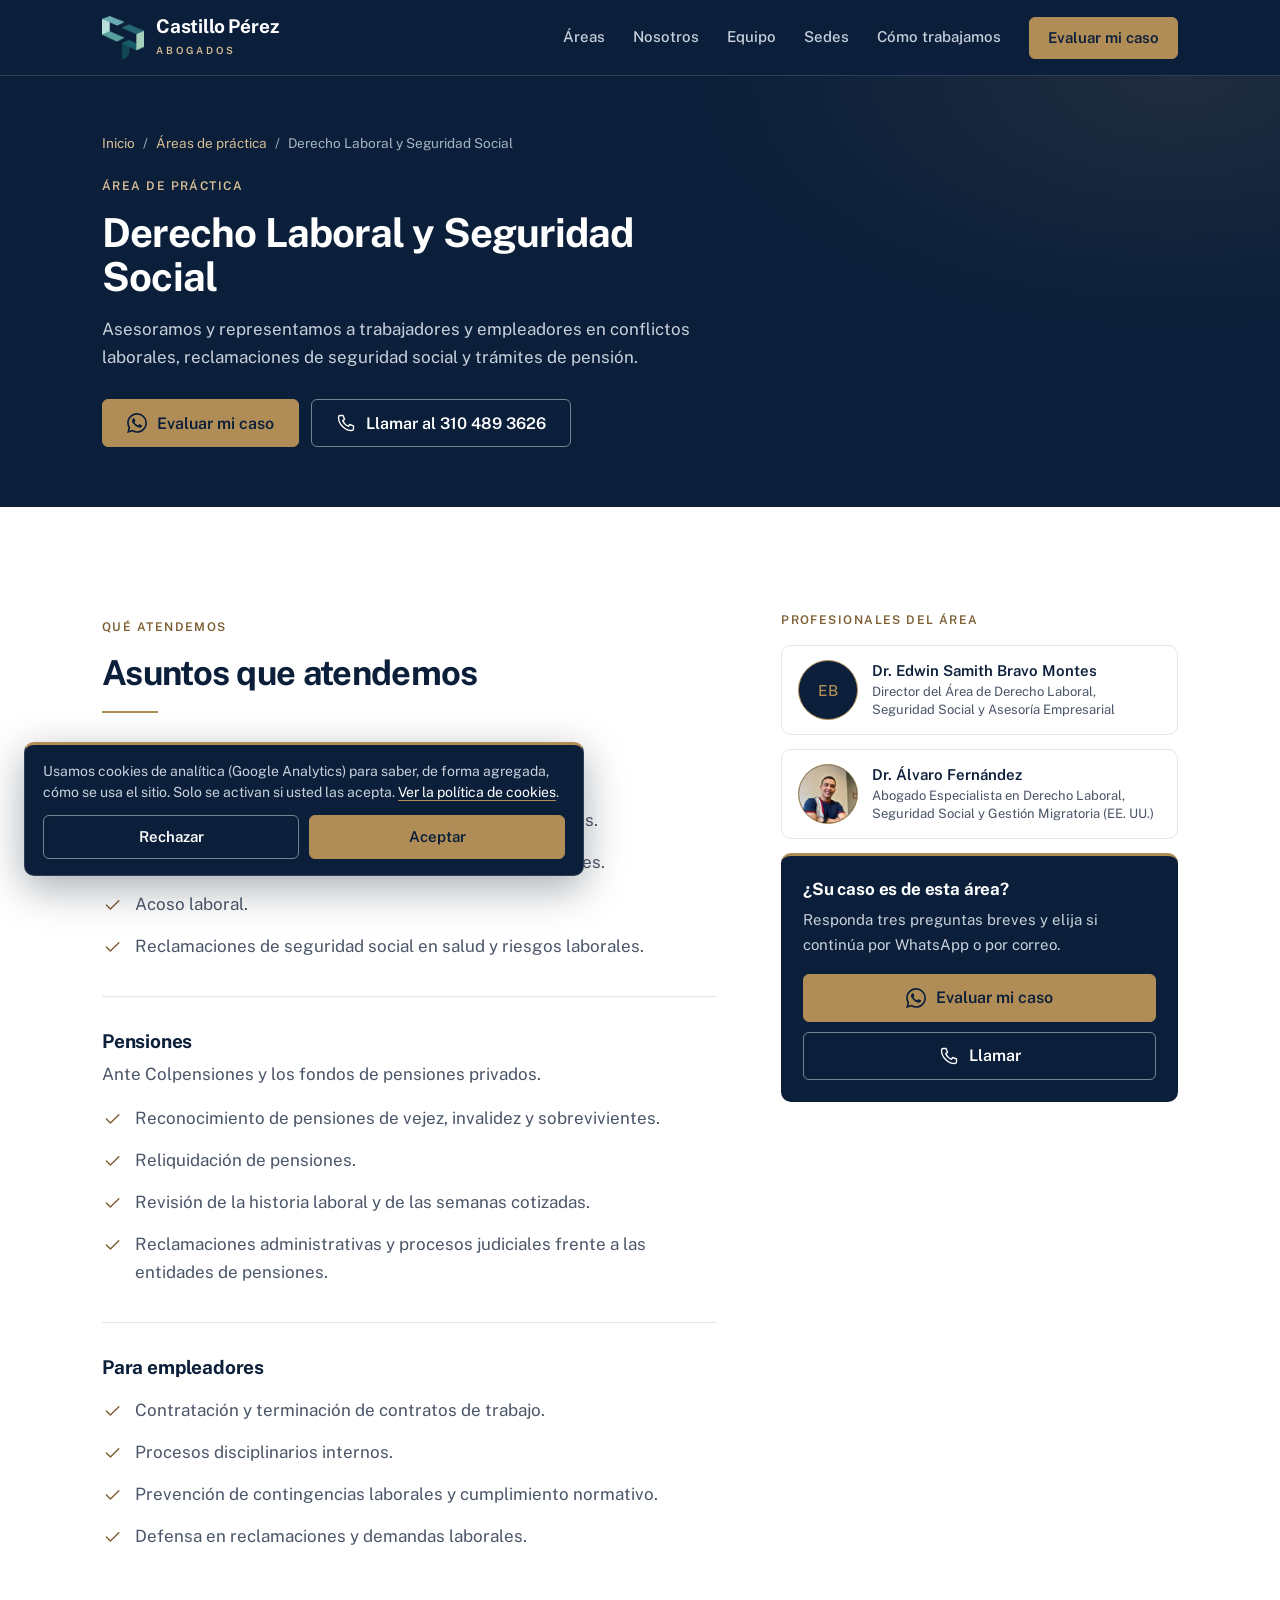
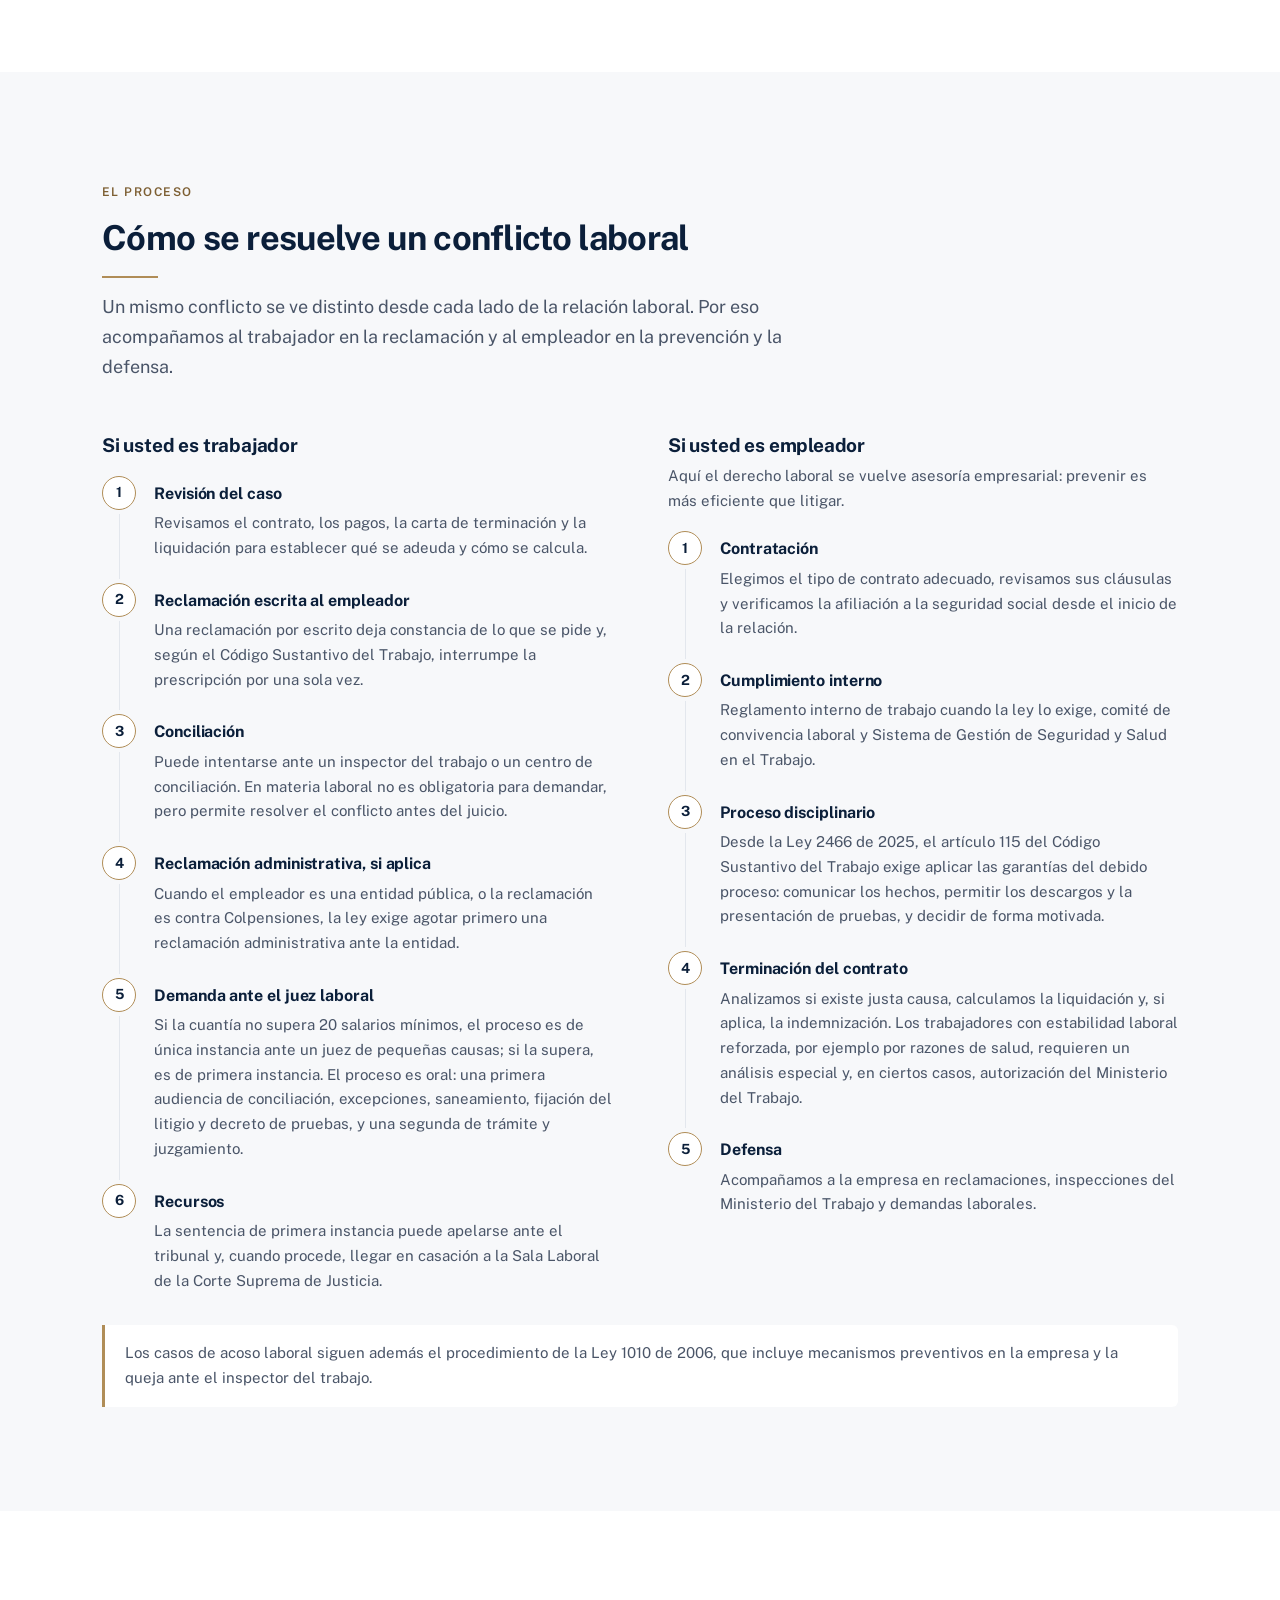
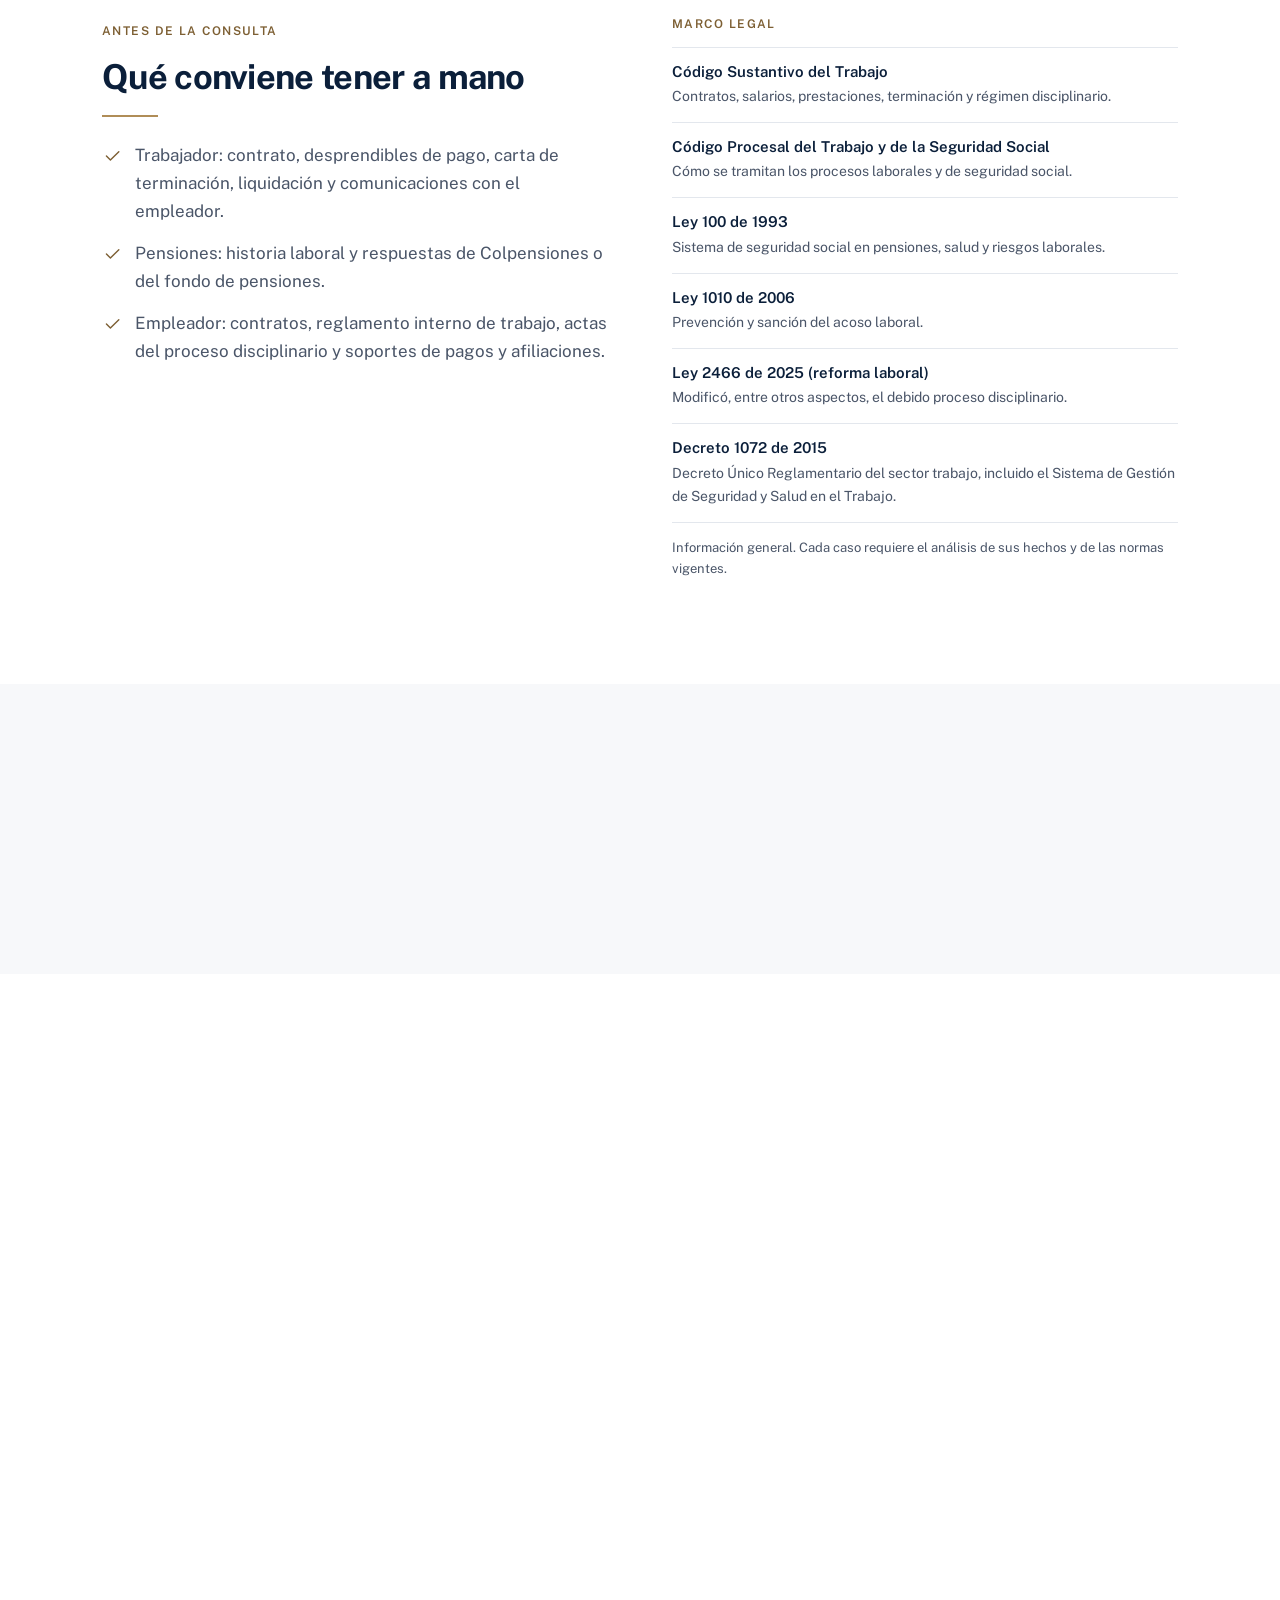
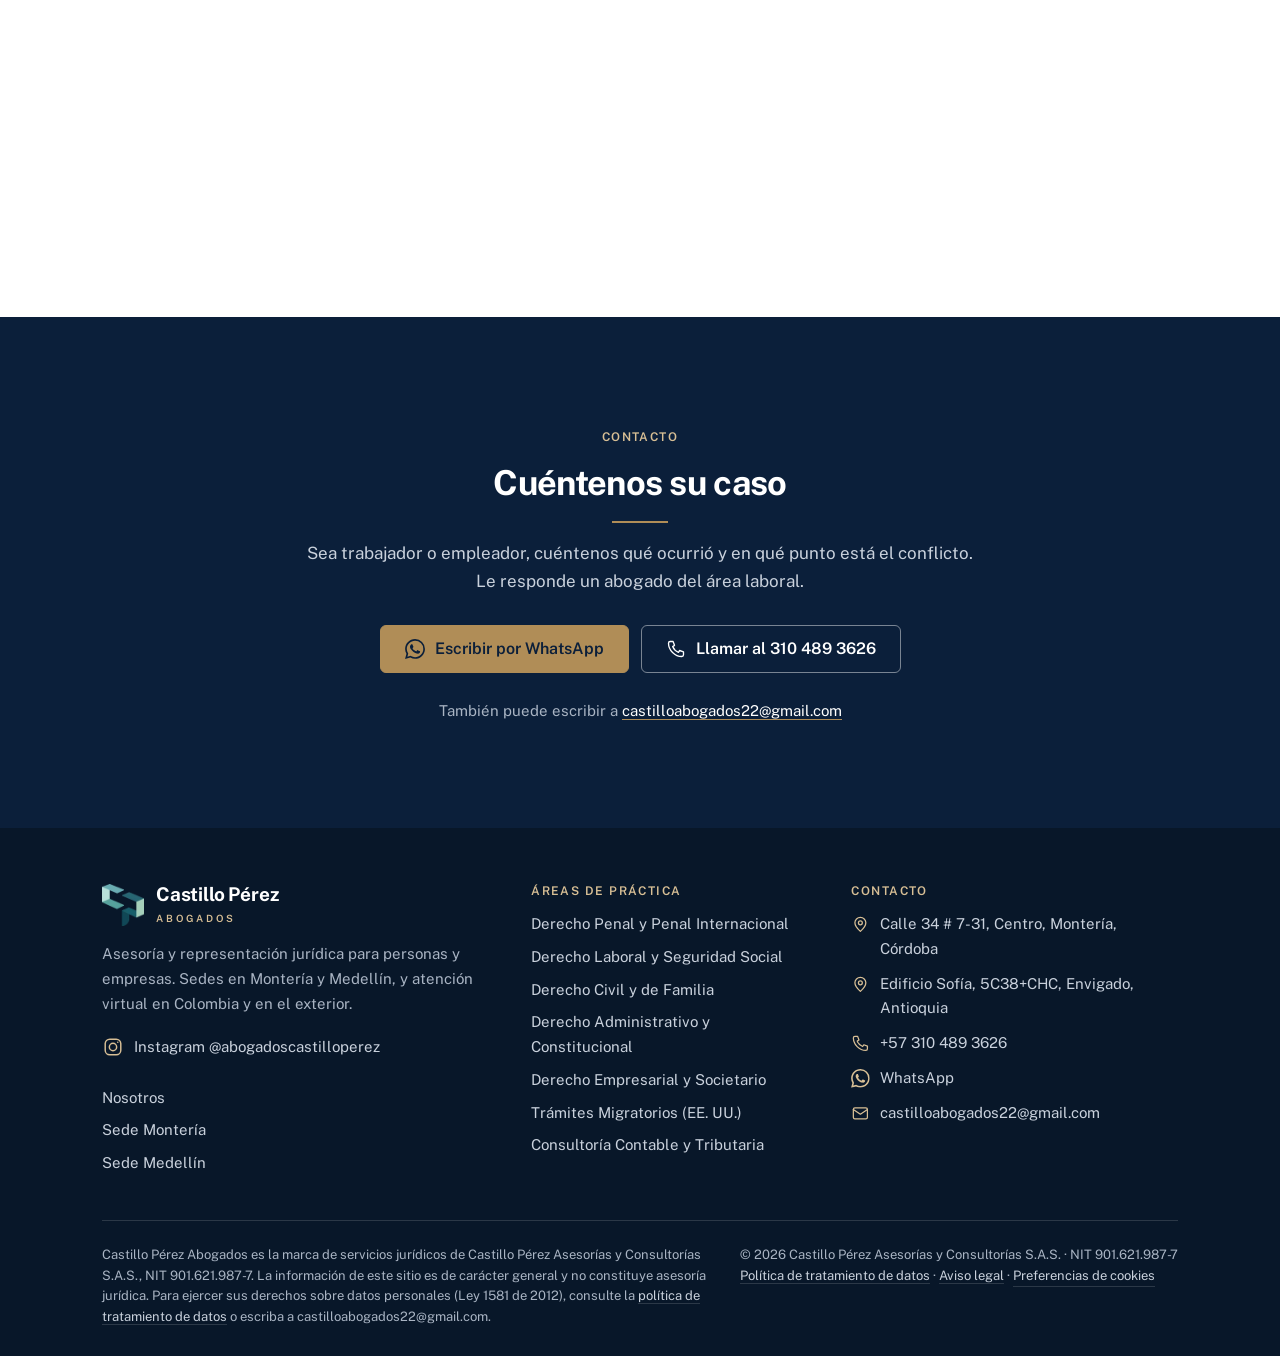
<file: derecho-laboral/index.html>
<!DOCTYPE html>
<html lang="es-CO">
<head>
<meta charset="UTF-8">
<meta name="viewport" content="width=device-width, initial-scale=1">
<title>Abogados laborales y de pensiones | Castillo Pérez Abogados</title>
<meta name="description" content="Asesoría y representación en despidos, liquidaciones, acoso laboral, seguridad social y pensiones ante Colpensiones y fondos privados, para trabajadores y empleadores.">
<link rel="canonical" href="https://castilloperezabogados.com/derecho-laboral/">
<meta name="theme-color" content="#0B1F3A">

<meta property="og:site_name" content="Castillo Pérez Abogados">
<meta property="og:type" content="website">
<meta property="og:locale" content="es_CO">
<meta property="og:title" content="Abogados laborales y de pensiones | Castillo Pérez Abogados">
<meta property="og:description" content="Asesoría y representación en despidos, liquidaciones, acoso laboral, seguridad social y pensiones ante Colpensiones y fondos privados, para trabajadores y empleadores.">
<meta property="og:url" content="https://castilloperezabogados.com/derecho-laboral/">
<meta property="og:image" content="https://castilloperezabogados.com/assets/img/og-castillo-perez.jpg">
<meta property="og:image:width" content="1200">
<meta property="og:image:height" content="630">
<meta name="twitter:card" content="summary_large_image">

<link rel="icon" href="/favicon.ico?v=2" sizes="any">
<link rel="icon" href="/assets/img/favicon-48.png?v=2" sizes="48x48" type="image/png">
<link rel="icon" href="/assets/img/favicon-96.png?v=2" sizes="96x96" type="image/png">
<link rel="apple-touch-icon" href="/assets/img/apple-touch-icon.png">

<link rel="preload" href="/assets/fonts/public-sans-latin-400-normal.woff2" as="font" type="font/woff2" crossorigin>
<link rel="preload" href="/assets/fonts/public-sans-latin-700-normal.woff2" as="font" type="font/woff2" crossorigin>
<link rel="stylesheet" href="/assets/css/base.css">
<link rel="stylesheet" href="/assets/css/layout.css">
<link rel="stylesheet" href="/assets/css/components.css">
<link rel="stylesheet" href="/assets/css/pages/home.css">
<link rel="stylesheet" href="/assets/css/pages/interior.css">
<script type="application/ld+json">
{
 "@context": "https://schema.org",
 "@graph": [
  {
   "@type": "Service",
   "@id": "https://castilloperezabogados.com/derecho-laboral/#servicio",
   "name": "Derecho Laboral y Seguridad Social",
   "serviceType": "Asesoría en derecho laboral, seguridad social y pensiones",
   "description": "Asesoría y representación en despidos, liquidaciones, acoso laboral, seguridad social y pensiones ante Colpensiones y fondos privados, para trabajadores y empleadores.",
   "url": "https://castilloperezabogados.com/derecho-laboral/",
   "provider": {
    "@id": "https://castilloperezabogados.com/#firma"
   },
   "areaServed": [
    {
     "@type": "City",
     "name": "Montería"
    },
    {
     "@type": "City",
     "name": "Medellín"
    },
    {
     "@type": "Country",
     "name": "Colombia"
    }
   ]
  },
  {
   "@type": "FAQPage",
   "@id": "https://castilloperezabogados.com/derecho-laboral/#preguntas",
   "mainEntity": [
    {
     "@type": "Question",
     "name": "¿Qué puedo reclamar si me despidieron sin justa causa?",
     "acceptedAnswer": {
      "@type": "Answer",
      "text": "La ley prevé una indemnización cuyo monto depende del tipo de contrato y del tiempo de servicio, además del pago de los salarios y las prestaciones pendientes. Para calcularla se revisan el contrato, la carta de terminación y la liquidación recibida."
     }
    },
    {
     "@type": "Question",
     "name": "¿Cuánto tiempo tengo para reclamar?",
     "acceptedAnswer": {
      "@type": "Answer",
      "text": "Por regla general, las acciones laborales prescriben en tres años contados desde que la obligación se hizo exigible. Hay excepciones, como el derecho a la pensión, por lo que conviene revisar cada caso cuanto antes."
     }
    },
    {
     "@type": "Question",
     "name": "¿Debo intentar una conciliación antes de demandar?",
     "acceptedAnswer": {
      "@type": "Answer",
      "text": "En materia laboral no es obligatoria, aunque suele ser útil. Si el empleador es una entidad pública, o el reclamo es contra Colpensiones, sí debe agotarse antes la reclamación administrativa."
     }
    },
    {
     "@type": "Question",
     "name": "¿Atienden trámites de pensión ante Colpensiones y fondos privados?",
     "acceptedAnswer": {
      "@type": "Answer",
      "text": "Sí: reconocimiento, reliquidación y reclamaciones. Para la evaluación inicial sirve tener a mano la historia laboral y las respuestas que haya recibido de la entidad."
     }
    },
    {
     "@type": "Question",
     "name": "Soy empleador. ¿Cómo debo adelantar un proceso disciplinario?",
     "acceptedAnswer": {
      "@type": "Answer",
      "text": "Con las garantías del debido proceso que hoy exige el artículo 115 del Código Sustantivo del Trabajo: informar por escrito los hechos que se investigan, permitir los descargos y las pruebas del trabajador, y tomar una decisión motivada. Un error de forma puede hacer ineficaz la sanción."
     }
    },
    {
     "@type": "Question",
     "name": "¿Puedo terminar el contrato de un trabajador con una incapacidad o una condición de salud?",
     "acceptedAnswer": {
      "@type": "Answer",
      "text": "Requiere un análisis cuidadoso. Los trabajadores con estabilidad laboral reforzada tienen una protección especial, y en ciertos casos la terminación exige autorización previa del Ministerio del Trabajo."
     }
    }
   ]
  },
  {
   "@type": "BreadcrumbList",
   "itemListElement": [
    {
     "@type": "ListItem",
     "position": 1,
     "name": "Inicio",
     "item": "https://castilloperezabogados.com/"
    },
    {
     "@type": "ListItem",
     "position": 2,
     "name": "Áreas de práctica",
     "item": "https://castilloperezabogados.com/#servicios"
    },
    {
     "@type": "ListItem",
     "position": 3,
     "name": "Derecho Laboral y Seguridad Social",
     "item": "https://castilloperezabogados.com/derecho-laboral/"
    }
   ]
  }
 ]
}
</script>
</head>
<body data-area="laboral">
<a class="saltar" href="#contenido">Saltar al contenido</a>

<!-- Iconos reutilizables -->
<svg xmlns="http://www.w3.org/2000/svg" width="0" height="0" style="position:absolute" aria-hidden="true">
  <symbol id="i-wa" viewBox="0 0 24 24"><path d="M17.472 14.382c-.297-.149-1.758-.867-2.03-.967-.273-.099-.471-.148-.67.15-.197.297-.767.966-.94 1.164-.173.199-.347.223-.644.075-.297-.15-1.255-.463-2.39-1.475-.883-.788-1.48-1.761-1.653-2.059-.173-.297-.018-.458.13-.606.134-.133.298-.347.446-.52.149-.174.198-.298.298-.497.099-.198.05-.371-.025-.52-.075-.149-.669-1.612-.916-2.207-.242-.579-.487-.5-.669-.51-.173-.008-.371-.01-.57-.01-.198 0-.52.074-.792.372-.272.297-1.04 1.016-1.04 2.479 0 1.462 1.065 2.875 1.213 3.074.149.198 2.096 3.2 5.077 4.487.709.306 1.262.489 1.694.625.712.227 1.36.195 1.871.118.571-.085 1.758-.719 2.006-1.413.248-.694.248-1.289.173-1.413-.074-.124-.272-.198-.57-.347m-5.421 7.403h-.004a9.87 9.87 0 01-5.031-1.378l-.361-.214-3.741.982.998-3.648-.235-.374a9.86 9.86 0 01-1.51-5.26c.001-5.45 4.436-9.884 9.888-9.884 2.64 0 5.122 1.03 6.988 2.898a9.825 9.825 0 012.893 6.994c-.003 5.45-4.437 9.884-9.885 9.884m8.413-18.297A11.815 11.815 0 0012.05 0C5.495 0 .16 5.335.157 11.892c0 2.096.547 4.142 1.588 5.945L.057 24l6.305-1.654a11.882 11.882 0 005.683 1.448h.005c6.554 0 11.89-5.335 11.893-11.893a11.821 11.821 0 00-3.48-8.413z"/></symbol>
  <symbol id="i-telefono" viewBox="0 0 24 24"><path d="M5 3h3.5l1.7 4.6-2.2 1.5a12 12 0 0 0 6.9 6.9l1.5-2.2L21 15.5V19a2 2 0 0 1-2 2C10.7 21 3 13.3 3 5a2 2 0 0 1 2-2z"/></symbol>
  <symbol id="i-correo" viewBox="0 0 24 24"><rect x="3" y="5" width="18" height="14" rx="2"/><path d="M3 7l9 6 9-6"/></symbol>
  <symbol id="i-lugar" viewBox="0 0 24 24"><path d="M12 21s7-6.2 7-11a7 7 0 1 0-14 0c0 4.8 7 11 7 11z"/><circle cx="12" cy="10" r="2.5"/></symbol>
  <symbol id="i-video" viewBox="0 0 24 24"><rect x="3" y="6" width="13" height="12" rx="2"/><path d="M16 10l5-3v10l-5-3"/></symbol>
  <symbol id="i-check" viewBox="0 0 24 24"><path d="M5 12.5l4.5 4.5L19 7.5"/></symbol>
  <symbol id="i-flecha" viewBox="0 0 24 24"><path d="M5 12h14M13 6l6 6-6 6"/></symbol>
  <symbol id="i-abajo" viewBox="0 0 24 24"><path d="M6 9l6 6 6-6"/></symbol>
  <symbol id="i-estrella" viewBox="0 0 24 24"><path d="M12 3.5l2.6 5.4 5.9.8-4.3 4.1 1 5.8L12 16.9l-5.2 2.7 1-5.8L3.5 9.7l5.9-.8L12 3.5z"/></symbol>
  <symbol id="i-persona" viewBox="0 0 24 24"><circle cx="12" cy="8" r="4"/><path d="M4 21a8 8 0 0 1 16 0"/></symbol>
  <symbol id="i-empresa" viewBox="0 0 24 24"><rect x="4" y="3" width="16" height="18" rx="1.5"/><path d="M9 8h1M14 8h1M9 12h1M14 12h1M10 21v-4h4v4"/></symbol>
  <symbol id="i-balanza" viewBox="0 0 24 24"><path d="M12 3v18M7 21h10M5 7h14M5 7l-3 7a3 3 0 0 0 6 0L5 7zM19 7l-3 7a3 3 0 0 0 6 0l-3-7z"/></symbol>
  <symbol id="i-maletin" viewBox="0 0 24 24"><rect x="3" y="7" width="18" height="13" rx="2"/><path d="M9 7V5a2 2 0 0 1 2-2h2a2 2 0 0 1 2 2v2M3 13h18"/></symbol>
  <symbol id="i-escudo" viewBox="0 0 24 24"><path d="M12 3l8 3v6c0 4.5-3.2 8-8 9-4.8-1-8-4.5-8-9V6l8-3z"/><path d="M9 12l2 2 4-4"/></symbol>
  <symbol id="i-familia" viewBox="0 0 24 24"><circle cx="9" cy="8" r="3.5"/><path d="M2.5 20a6.5 6.5 0 0 1 13 0M16 4.6a3.5 3.5 0 0 1 0 6.8M18 14.2a6.5 6.5 0 0 1 3.5 5.8"/></symbol>
  <symbol id="i-documento" viewBox="0 0 24 24"><path d="M14 3H7a2 2 0 0 0-2 2v14a2 2 0 0 0 2 2h10a2 2 0 0 0 2-2V8l-5-5z"/><path d="M14 3v5h5M9 13h6M9 17h6"/></symbol>
  <symbol id="i-estado" viewBox="0 0 24 24"><path d="M3 21h18M5 21V10M9.5 21V10M14.5 21V10M19 21V10M2.5 10h19L12 3 2.5 10z"/></symbol>
  <symbol id="i-calculo" viewBox="0 0 24 24"><rect x="5" y="3" width="14" height="18" rx="2"/><path d="M8.5 7.5h7M8.5 12h.01M12 12h.01M15.5 12h.01M8.5 16h.01M12 16h.01M15.5 16h.01"/></symbol>
  <symbol id="i-reloj" viewBox="0 0 24 24"><circle cx="12" cy="12" r="9"/><path d="M12 7v5l3 2"/></symbol>
  <symbol id="i-instagram" viewBox="0 0 24 24"><rect x="3.5" y="3.5" width="17" height="17" rx="5"/><circle cx="12" cy="12" r="4"/><path d="M17.2 6.8h.01"/></symbol>
  <symbol id="i-mundo" viewBox="0 0 24 24"><circle cx="12" cy="12" r="9"/><path d="M3 12h18M12 3c2.8 3 2.8 15 0 18M12 3c-2.8 3-2.8 15 0 18"/></symbol>
</svg>

<!-- ENCABEZADO -->
<header id="navbar">
  <div class="contenedor nav-interior">
    <a class="marca" href="/" aria-label="Castillo Pérez Abogados, inicio">
      <img src="/assets/img/logo-castillo-perez.webp" width="95" height="96" alt="">
      <span>
        <span class="marca-nombre">Castillo Pérez</span>
        <span class="marca-sub">Abogados</span>
      </span>
    </a>
    <nav aria-label="Principal">
      <ul class="nav-links" id="navLinks">
        <li><a href="/#servicios">Áreas</a></li>
        <li><a href="/nosotros/">Nosotros</a></li>
        <li><a href="/#equipo">Equipo</a></li>
        <li><a href="/#sedes">Sedes</a></li>
        <li><a href="/#proceso">Cómo trabajamos</a></li>
        <li><a class="btn btn--bronce" href="https://wa.me/573104893626?text=Hola%2C%20quiero%20solicitar%20la%20evaluaci%C3%B3n%20de%20mi%20caso.%20Escribo%20desde%20la%20p%C3%A1gina%20de%20derecho%20laboral." target="_blank" rel="noopener" data-cta="encabezado">Evaluar mi caso</a></li>
      </ul>
    </nav>
    <button class="nav-hamburger" type="button" aria-label="Abrir menú" aria-expanded="false" aria-controls="navLinks"><span></span><span></span><span></span></button>
  </div>
</header>

<main id="contenido">
  <div class="cabecera-pagina">
    <div class="contenedor">
      <nav class="migas" aria-label="Ruta de navegación"><a href="/">Inicio</a><span aria-hidden="true">/</span><a href="/#servicios">Áreas de práctica</a><span aria-hidden="true">/</span><span>Derecho Laboral y Seguridad Social</span></nav>
      <span class="sobretitulo">Área de práctica</span>
      <h1>Derecho Laboral y Seguridad Social</h1>
      <p class="cabecera-entradilla">Asesoramos y representamos a trabajadores y empleadores en conflictos laborales, reclamaciones de seguridad social y trámites de pensión.</p>
      <div class="cabecera-acciones">
        <a class="btn btn--bronce" href="https://wa.me/573104893626?text=Hola%2C%20necesito%20asesor%C3%ADa%20sobre%20derecho%20laboral%20y%20seguridad%20social.%20Escribo%20desde%20la%20p%C3%A1gina%20de%20derecho%20laboral." target="_blank" rel="noopener" data-cta="cabecera" data-area="laboral"><svg class="ico ico--relleno" aria-hidden="true"><use href="#i-wa"/></svg>Evaluar mi caso</a>
        <a class="btn btn--linea-clara" href="tel:+573104893626" data-cta="cabecera" data-area="laboral"><svg class="ico" aria-hidden="true"><use href="#i-telefono"/></svg>Llamar al 310 489 3626</a>
      </div>
    </div>
  </div>
<section class="seccion" id="asuntos">
  <div class="contenedor area-rejilla">
    <div>
      <div class="encabezado-seccion texto-area">
        <span class="sobretitulo">Qué atendemos</span>
        <h2>Asuntos que atendemos</h2>
      </div>
      <div class="grupo" id="trabajadores">
        <h3>Para trabajadores</h3>
        <ul class="lista-check">
          <li><svg class="ico" aria-hidden="true"><use href="#i-check"/></svg><span>Despido sin justa causa y reclamación de indemnizaciones.</span></li>
          <li><svg class="ico" aria-hidden="true"><use href="#i-check"/></svg><span>Liquidación de salarios, prestaciones sociales y vacaciones.</span></li>
          <li><svg class="ico" aria-hidden="true"><use href="#i-check"/></svg><span>Acoso laboral.</span></li>
          <li><svg class="ico" aria-hidden="true"><use href="#i-check"/></svg><span>Reclamaciones de seguridad social en salud y riesgos laborales.</span></li>
        </ul>
      </div>
      <div class="grupo" id="pensiones">
        <h3>Pensiones</h3>
        <p>Ante Colpensiones y los fondos de pensiones privados.</p>
        <ul class="lista-check">
          <li><svg class="ico" aria-hidden="true"><use href="#i-check"/></svg><span>Reconocimiento de pensiones de vejez, invalidez y sobrevivientes.</span></li>
          <li><svg class="ico" aria-hidden="true"><use href="#i-check"/></svg><span>Reliquidación de pensiones.</span></li>
          <li><svg class="ico" aria-hidden="true"><use href="#i-check"/></svg><span>Revisión de la historia laboral y de las semanas cotizadas.</span></li>
          <li><svg class="ico" aria-hidden="true"><use href="#i-check"/></svg><span>Reclamaciones administrativas y procesos judiciales frente a las entidades de pensiones.</span></li>
        </ul>
      </div>
      <div class="grupo" id="empleadores">
        <h3>Para empleadores</h3>
        <ul class="lista-check">
          <li><svg class="ico" aria-hidden="true"><use href="#i-check"/></svg><span>Contratación y terminación de contratos de trabajo.</span></li>
          <li><svg class="ico" aria-hidden="true"><use href="#i-check"/></svg><span>Procesos disciplinarios internos.</span></li>
          <li><svg class="ico" aria-hidden="true"><use href="#i-check"/></svg><span>Prevención de contingencias laborales y cumplimiento normativo.</span></li>
          <li><svg class="ico" aria-hidden="true"><use href="#i-check"/></svg><span>Defensa en reclamaciones y demandas laborales.</span></li>
        </ul>
      </div>
    </div>
    <aside class="lateral" aria-label="Profesionales del área">
      <p class="lateral-titulo">Profesionales del área</p>
<a class="responsable" href="/nosotros/#edwin-bravo"><span class="responsable-foto" aria-hidden="true">EB</span><span><strong>Dr. Edwin Samith Bravo Montes</strong><small>Director del Área de Derecho Laboral, Seguridad Social y Asesoría Empresarial</small></span></a>
<a class="responsable" href="/nosotros/#alvaro-fernandez"><span class="responsable-foto" aria-hidden="true"><img src="/assets/img/equipo/alvaro-fernandez-320.webp" width="60" height="75" alt="" loading="lazy" decoding="async"></span><span><strong>Dr. Álvaro Fernández</strong><small>Abogado Especialista en Derecho Laboral, Seguridad Social y Gestión Migratoria (EE.&nbsp;UU.)</small></span></a>
      <div class="tarjeta-cta">
        <h3>¿Su caso es de esta área?</h3>
        <p>Responda tres preguntas breves y elija si continúa por WhatsApp o por correo.</p>
        <a class="btn btn--bronce" href="https://wa.me/573104893626?text=Hola%2C%20necesito%20asesor%C3%ADa%20sobre%20derecho%20laboral%20y%20seguridad%20social.%20Escribo%20desde%20la%20p%C3%A1gina%20de%20derecho%20laboral." target="_blank" rel="noopener" data-cta="lateral" data-area="laboral"><svg class="ico ico--relleno" aria-hidden="true"><use href="#i-wa"/></svg>Evaluar mi caso</a>
        <a class="btn btn--linea-clara" href="tel:+573104893626" data-cta="lateral" data-area="laboral"><svg class="ico" aria-hidden="true"><use href="#i-telefono"/></svg>Llamar</a>
      </div>
    </aside>
  </div>
</section>

<section class="seccion seccion--piedra" id="etapas">
  <div class="contenedor">
    <div class="encabezado-seccion">
      <span class="sobretitulo">El proceso</span>
      <h2>Cómo se resuelve un conflicto laboral</h2>
      <p class="entradilla">Un mismo conflicto se ve distinto desde cada lado de la relación laboral. Por eso acompañamos al trabajador en la reclamación y al empleador en la prevención y la defensa.</p>
    </div>
    <div class="etapas-rejilla etapas-rejilla--dos">
    <div class="etapas-bloque">
      <h3 class="etapas-titulo">Si usted es trabajador</h3>
      <ol class="etapas">
        <li><h4>Revisión del caso</h4><p>Revisamos el contrato, los pagos, la carta de terminación y la liquidación para establecer qué se adeuda y cómo se calcula.</p></li>
        <li><h4>Reclamación escrita al empleador</h4><p>Una reclamación por escrito deja constancia de lo que se pide y, según el Código Sustantivo del Trabajo, interrumpe la prescripción por una sola vez.</p></li>
        <li><h4>Conciliación</h4><p>Puede intentarse ante un inspector del trabajo o un centro de conciliación. En materia laboral no es obligatoria para demandar, pero permite resolver el conflicto antes del juicio.</p></li>
        <li><h4>Reclamación administrativa, si aplica</h4><p>Cuando el empleador es una entidad pública, o la reclamación es contra Colpensiones, la ley exige agotar primero una reclamación administrativa ante la entidad.</p></li>
        <li><h4>Demanda ante el juez laboral</h4><p>Si la cuantía no supera 20 salarios mínimos, el proceso es de única instancia ante un juez de pequeñas causas; si la supera, es de primera instancia. El proceso es oral: una primera audiencia de conciliación, excepciones, saneamiento, fijación del litigio y decreto de pruebas, y una segunda de trámite y juzgamiento.</p></li>
        <li><h4>Recursos</h4><p>La sentencia de primera instancia puede apelarse ante el tribunal y, cuando procede, llegar en casación a la Sala Laboral de la Corte Suprema de Justicia.</p></li>
      </ol>
    </div>
    <div class="etapas-bloque">
      <h3 class="etapas-titulo">Si usted es empleador</h3>
      <p class="etapas-intro">Aquí el derecho laboral se vuelve asesoría empresarial: prevenir es más eficiente que litigar.</p>
      <ol class="etapas">
        <li><h4>Contratación</h4><p>Elegimos el tipo de contrato adecuado, revisamos sus cláusulas y verificamos la afiliación a la seguridad social desde el inicio de la relación.</p></li>
        <li><h4>Cumplimiento interno</h4><p>Reglamento interno de trabajo cuando la ley lo exige, comité de convivencia laboral y Sistema de Gestión de Seguridad y Salud en el Trabajo.</p></li>
        <li><h4>Proceso disciplinario</h4><p>Desde la Ley 2466 de 2025, el artículo 115 del Código Sustantivo del Trabajo exige aplicar las garantías del debido proceso: comunicar los hechos, permitir los descargos y la presentación de pruebas, y decidir de forma motivada.</p></li>
        <li><h4>Terminación del contrato</h4><p>Analizamos si existe justa causa, calculamos la liquidación y, si aplica, la indemnización. Los trabajadores con estabilidad laboral reforzada, por ejemplo por razones de salud, requieren un análisis especial y, en ciertos casos, autorización del Ministerio del Trabajo.</p></li>
        <li><h4>Defensa</h4><p>Acompañamos a la empresa en reclamaciones, inspecciones del Ministerio del Trabajo y demandas laborales.</p></li>
      </ol>
    </div>
    </div>
    <p class="etapas-nota">Los casos de acoso laboral siguen además el procedimiento de la Ley 1010 de 2006, que incluye mecanismos preventivos en la empresa y la queja ante el inspector del trabajo.</p>
  </div>
</section>

<section class="seccion" id="preparar">
  <div class="contenedor preparar-rejilla">
    <div>
      <div class="encabezado-seccion" style="margin-bottom:0">
        <span class="sobretitulo">Antes de la consulta</span>
        <h2>Qué conviene tener a mano</h2>
      </div>
      <ul class="lista-check">
          <li><svg class="ico" aria-hidden="true"><use href="#i-check"/></svg><span>Trabajador: contrato, desprendibles de pago, carta de terminación, liquidación y comunicaciones con el empleador.</span></li>
          <li><svg class="ico" aria-hidden="true"><use href="#i-check"/></svg><span>Pensiones: historia laboral y respuestas de Colpensiones o del fondo de pensiones.</span></li>
          <li><svg class="ico" aria-hidden="true"><use href="#i-check"/></svg><span>Empleador: contratos, reglamento interno de trabajo, actas del proceso disciplinario y soportes de pagos y afiliaciones.</span></li>
      </ul>
    </div>
    <div>
      <p class="lateral-titulo">Marco legal</p>
      <ul class="normas">
          <li><strong>Código Sustantivo del Trabajo</strong><span>Contratos, salarios, prestaciones, terminación y régimen disciplinario.</span></li>
          <li><strong>Código Procesal del Trabajo y de la Seguridad Social</strong><span>Cómo se tramitan los procesos laborales y de seguridad social.</span></li>
          <li><strong>Ley 100 de 1993</strong><span>Sistema de seguridad social en pensiones, salud y riesgos laborales.</span></li>
          <li><strong>Ley 1010 de 2006</strong><span>Prevención y sanción del acoso laboral.</span></li>
          <li><strong>Ley 2466 de 2025 (reforma laboral)</strong><span>Modificó, entre otros aspectos, el debido proceso disciplinario.</span></li>
          <li><strong>Decreto 1072 de 2015</strong><span>Decreto Único Reglamentario del sector trabajo, incluido el Sistema de Gestión de Seguridad y Salud en el Trabajo.</span></li>
      </ul>
      <p class="normas-nota">Información general. Cada caso requiere el análisis de sus hechos y de las normas vigentes.</p>
    </div>
  </div>
</section>

<section class="seccion seccion--piedra seccion--compacta" id="proceso">
  <div class="contenedor">
    <div class="como-empezamos">
      <div>
        <span class="sobretitulo">Cómo empezamos</span>
        <h2>Sin sorpresas desde el primer contacto</h2>
      </div>
      <ol class="pasos-breves">
        <li><strong>Filtro de viabilidad sin costo.</strong> Confirmamos que su asunto corresponde al área y que no hay conflicto de intereses.</li>
        <li><strong>Consulta jurídica especializada remunerada.</strong> Su valor se informa antes de agendarla y se abona a los honorarios si contrata.</li>
        <li><strong>Honorarios por escrito.</strong> Antes de iniciar cualquier gestión.</li>
      </ol>
    </div>
    <p class="nota-etica">Ningún profesional puede garantizar el resultado de un proceso o de un trámite. <a class="enlace" href="/#proceso">Ver cómo trabajamos<svg class="ico" aria-hidden="true"><use href="#i-flecha"/></svg></a></p>
  </div>
</section>

<section class="seccion" id="preguntas">
  <div class="contenedor">
    <div class="encabezado-seccion encabezado-seccion--centro">
      <span class="sobretitulo">Preguntas frecuentes</span>
      <h2>Preguntas frecuentes</h2>
    </div>
    <div class="faq">
      <details>
        <summary>¿Qué puedo reclamar si me despidieron sin justa causa?<svg class="ico" aria-hidden="true"><use href="#i-abajo"/></svg></summary>
        <div class="faq-respuesta"><p>La ley prevé una indemnización cuyo monto depende del tipo de contrato y del tiempo de servicio, además del pago de los salarios y las prestaciones pendientes. Para calcularla se revisan el contrato, la carta de terminación y la liquidación recibida.</p></div>
      </details>
      <details>
        <summary>¿Cuánto tiempo tengo para reclamar?<svg class="ico" aria-hidden="true"><use href="#i-abajo"/></svg></summary>
        <div class="faq-respuesta"><p>Por regla general, las acciones laborales prescriben en tres años contados desde que la obligación se hizo exigible. Hay excepciones, como el derecho a la pensión, por lo que conviene revisar cada caso cuanto antes.</p></div>
      </details>
      <details>
        <summary>¿Debo intentar una conciliación antes de demandar?<svg class="ico" aria-hidden="true"><use href="#i-abajo"/></svg></summary>
        <div class="faq-respuesta"><p>En materia laboral no es obligatoria, aunque suele ser útil. Si el empleador es una entidad pública, o el reclamo es contra Colpensiones, sí debe agotarse antes la reclamación administrativa.</p></div>
      </details>
      <details>
        <summary>¿Atienden trámites de pensión ante Colpensiones y fondos privados?<svg class="ico" aria-hidden="true"><use href="#i-abajo"/></svg></summary>
        <div class="faq-respuesta"><p>Sí: reconocimiento, reliquidación y reclamaciones. Para la evaluación inicial sirve tener a mano la historia laboral y las respuestas que haya recibido de la entidad.</p></div>
      </details>
      <details>
        <summary>Soy empleador. ¿Cómo debo adelantar un proceso disciplinario?<svg class="ico" aria-hidden="true"><use href="#i-abajo"/></svg></summary>
        <div class="faq-respuesta"><p>Con las garantías del debido proceso que hoy exige el artículo 115 del Código Sustantivo del Trabajo: informar por escrito los hechos que se investigan, permitir los descargos y las pruebas del trabajador, y tomar una decisión motivada. Un error de forma puede hacer ineficaz la sanción.</p></div>
      </details>
      <details>
        <summary>¿Puedo terminar el contrato de un trabajador con una incapacidad o una condición de salud?<svg class="ico" aria-hidden="true"><use href="#i-abajo"/></svg></summary>
        <div class="faq-respuesta"><p>Requiere un análisis cuidadoso. Los trabajadores con estabilidad laboral reforzada tienen una protección especial, y en ciertos casos la terminación exige autorización previa del Ministerio del Trabajo.</p></div>
      </details>
    </div>
    <nav class="otras-areas" aria-label="Otras áreas de práctica">
      <h2>Otras áreas de práctica</h2>
      <ul>
        <li><a href="/derecho-penal/">Derecho Penal y Penal Internacional</a></li>
        <li><a href="/derecho-civil-y-familia/">Derecho Civil y de Familia</a></li>
        <li><a href="/derecho-administrativo/">Derecho Administrativo y Constitucional</a></li>
        <li><a href="/derecho-empresarial/">Derecho Empresarial y Societario</a></li>
        <li><a href="/tramites-migratorios/">Gestión de Trámites Migratorios (EE.&nbsp;UU.)</a></li>
        <li><a href="/consultoria-tributaria/">Consultoría Contable y Tributaria</a></li>
      </ul>
    </nav>
  </div>
</section>

<section class="seccion seccion--marino cierre" id="contacto">
  <div class="contenedor">
    <span class="sobretitulo">Contacto</span>
    <h2>Cuéntenos su caso</h2>
    <p>Sea trabajador o empleador, cuéntenos qué ocurrió y en qué punto está el conflicto. Le responde un abogado del área laboral.</p>
    <div class="cierre-acciones">
      <a class="btn btn--bronce" href="https://wa.me/573104893626?text=Hola%2C%20necesito%20asesor%C3%ADa%20sobre%20derecho%20laboral%20y%20seguridad%20social.%20Escribo%20desde%20la%20p%C3%A1gina%20de%20derecho%20laboral." target="_blank" rel="noopener" data-cta="cierre" data-area="laboral"><svg class="ico ico--relleno" aria-hidden="true"><use href="#i-wa"/></svg>Escribir por WhatsApp</a>
      <a class="btn btn--linea-clara" href="tel:+573104893626" data-cta="cierre" data-area="laboral"><svg class="ico" aria-hidden="true"><use href="#i-telefono"/></svg>Llamar al 310 489 3626</a>
    </div>
    <p class="cierre-correo">También puede escribir a <a href="mailto:castilloabogados22@gmail.com" data-cta="cierre">castilloabogados22@gmail.com</a></p>
  </div>
</section>
</main>

<!-- PIE -->
<footer class="pie">
  <div class="contenedor">
    <div class="pie-rejilla">
      <div>
        <a class="marca" href="/" aria-label="Castillo Pérez Abogados, inicio">
          <img src="/assets/img/logo-castillo-perez.webp" width="95" height="96" alt="" loading="lazy">
          <span>
            <span class="marca-nombre">Castillo Pérez</span>
            <span class="marca-sub">Abogados</span>
          </span>
        </a>
        <p class="pie-desc">Asesoría y representación jurídica para personas y empresas. Sedes en Montería y Medellín, y atención virtual en Colombia y en el exterior.</p>
        <a class="pie-red" href="https://www.instagram.com/abogadoscastilloperez/" target="_blank" rel="noopener noreferrer" data-cta="pie"><svg class="ico" aria-hidden="true"><use href="#i-instagram"/></svg><span>Instagram <span class="solo-lectores">de Castillo Pérez Abogados</span>@abogadoscastilloperez</span></a>
        <ul class="pie-lista pie-firma">
          <li><a href="/nosotros/">Nosotros</a></li>
          <li><a href="/abogados-monteria/">Sede Montería</a></li>
          <li><a href="/abogados-medellin/">Sede Medellín</a></li>
        </ul>
      </div>
      <div>
        <h2 class="pie-titulo">Áreas de práctica</h2>
        <ul class="pie-lista">
          <li><a href="/derecho-penal/">Derecho Penal y Penal Internacional</a></li>
          <li><a href="/derecho-laboral/">Derecho Laboral y Seguridad Social</a></li>
          <li><a href="/derecho-civil-y-familia/">Derecho Civil y de Familia</a></li>
          <li><a href="/derecho-administrativo/">Derecho Administrativo y Constitucional</a></li>
          <li><a href="/derecho-empresarial/">Derecho Empresarial y Societario</a></li>
          <li><a href="/tramites-migratorios/">Trámites Migratorios (EE.&nbsp;UU.)</a></li>
          <li><a href="/consultoria-tributaria/">Consultoría Contable y Tributaria</a></li>
        </ul>
      </div>
      <div>
        <h2 class="pie-titulo">Contacto</h2>
        <ul class="pie-contacto">
          <li><svg class="ico" aria-hidden="true"><use href="#i-lugar"/></svg><a href="/abogados-monteria/">Calle 34 # 7-31, Centro, Montería, Córdoba</a></li>
          <li><svg class="ico" aria-hidden="true"><use href="#i-lugar"/></svg><a href="/abogados-medellin/">Edificio Sofía, 5C38+CHC, Envigado, Antioquia</a></li>
          <li><svg class="ico" aria-hidden="true"><use href="#i-telefono"/></svg><a href="tel:+573104893626" data-cta="pie">+57 310 489 3626</a></li>
          <li><svg class="ico ico--relleno" aria-hidden="true"><use href="#i-wa"/></svg><a href="https://wa.me/573104893626?text=Hola%2C%20quiero%20solicitar%20la%20evaluaci%C3%B3n%20de%20mi%20caso.%20Escribo%20desde%20la%20p%C3%A1gina%20de%20derecho%20laboral." target="_blank" rel="noopener" data-cta="pie">WhatsApp</a></li>
          <li><svg class="ico" aria-hidden="true"><use href="#i-correo"/></svg><a href="mailto:castilloabogados22@gmail.com" data-cta="pie">castilloabogados22@gmail.com</a></li>
        </ul>
      </div>
    </div>
    <div class="pie-legal">
      <p>Castillo Pérez Abogados es la marca de servicios jurídicos de Castillo Pérez Asesorías y Consultorías S.A.S., NIT 901.621.987-7. La información de este sitio es de carácter general y no constituye asesoría jurídica. Para ejercer sus derechos sobre datos personales (Ley 1581 de 2012), consulte la <a href="/politica-de-privacidad/">política de tratamiento de datos</a> o escriba a castilloabogados22@gmail.com.</p>
      <p>© 2026 Castillo Pérez Asesorías y Consultorías S.A.S. · NIT 901.621.987-7<br><a href="/politica-de-privacidad/">Política de tratamiento de datos</a> · <a href="/aviso-legal/">Aviso legal</a> · <button type="button" class="pie-cookies" data-cookies>Preferencias de cookies</button></p>
    </div>
  </div>
</footer>

<!-- Barra de contacto fija en móvil -->
<div class="barra-movil">
  <a class="btn btn--whatsapp" href="https://wa.me/573104893626?text=Hola%2C%20quiero%20solicitar%20la%20evaluaci%C3%B3n%20de%20mi%20caso.%20Escribo%20desde%20la%20p%C3%A1gina%20de%20derecho%20laboral." target="_blank" rel="noopener" data-cta="barra_movil">
    <svg class="ico ico--relleno" aria-hidden="true"><use href="#i-wa"/></svg>WhatsApp
  </a>
  <a class="btn btn--marino" href="tel:+573104893626" data-cta="barra_movil">
    <svg class="ico" aria-hidden="true"><use href="#i-telefono"/></svg>Llamar
  </a>
</div>

<script src="/assets/js/consentimiento.js" defer></script>
<script src="/assets/js/analytics.js" defer></script>
<script src="/assets/js/whatsapp.js" defer></script>
<script src="/assets/js/precalificacion.js" defer></script>
<script src="/assets/js/nav.js" defer></script>
</body>
</html>
</file>
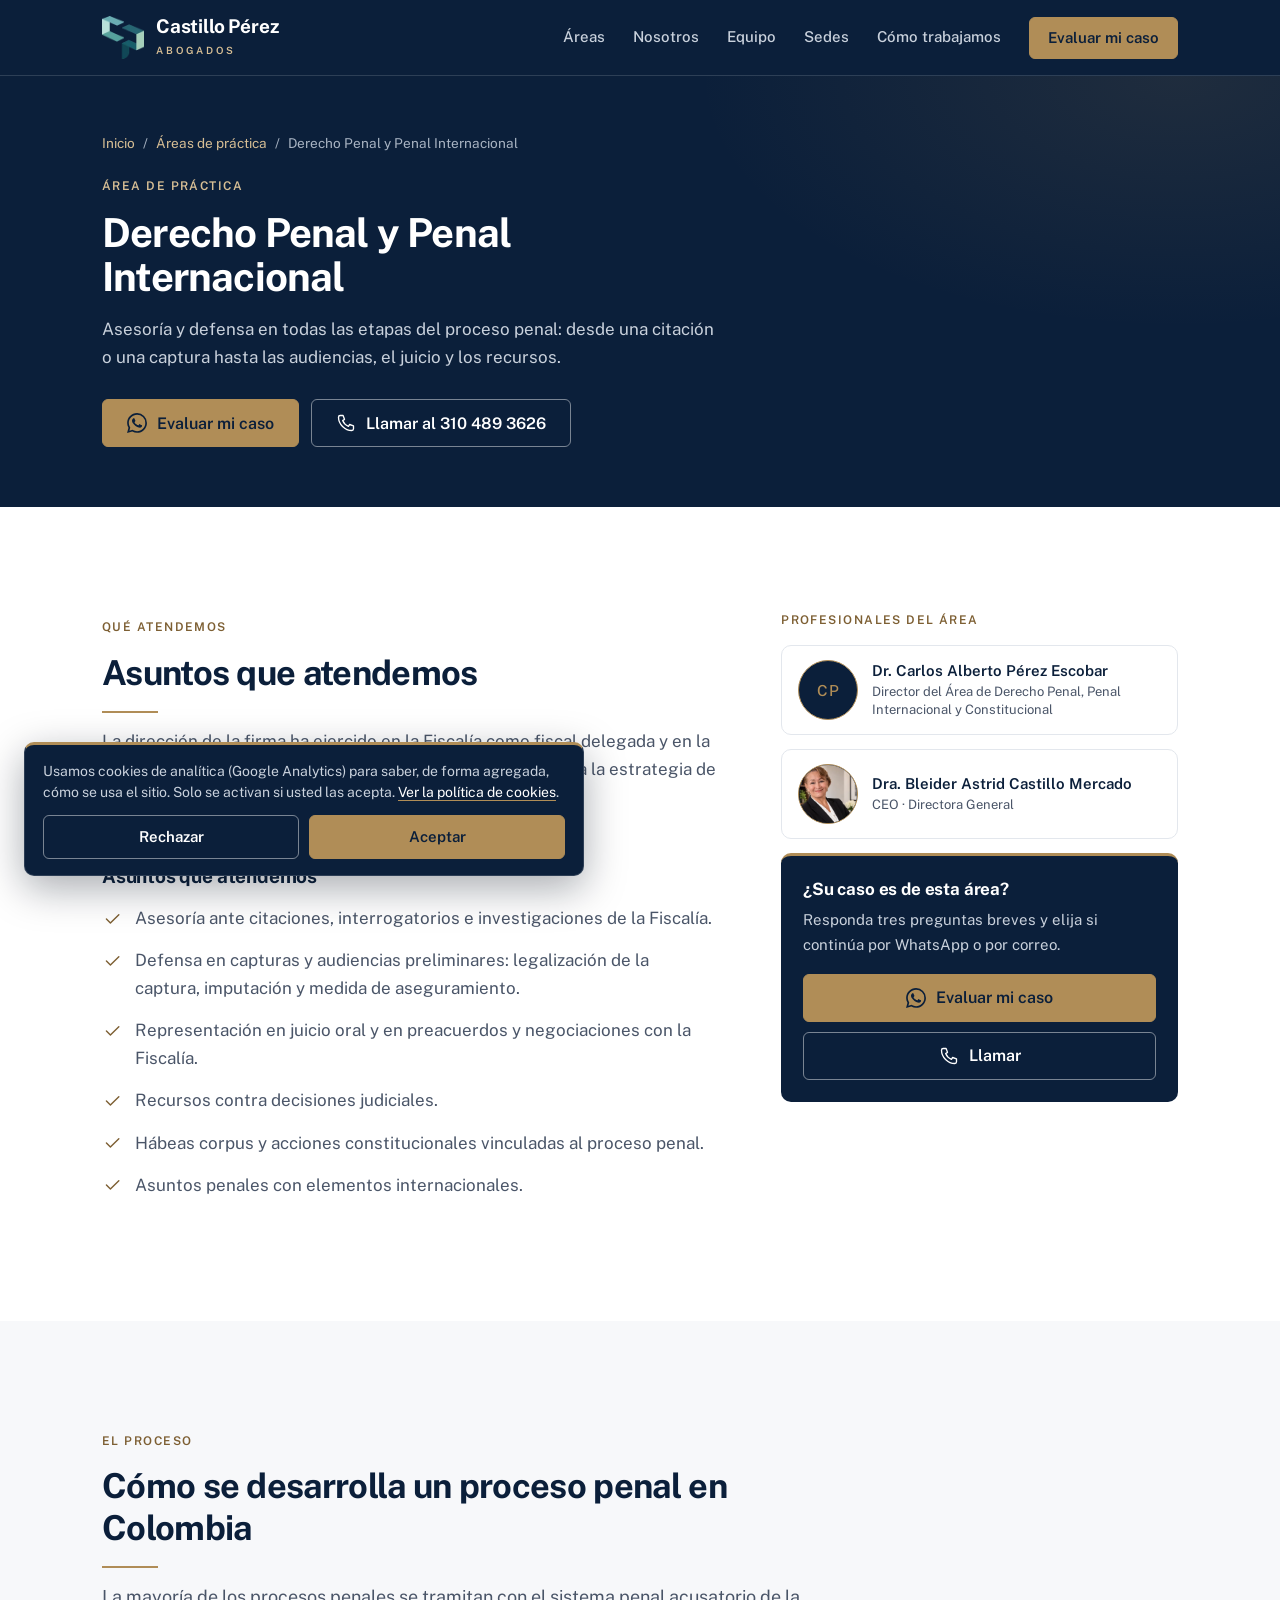
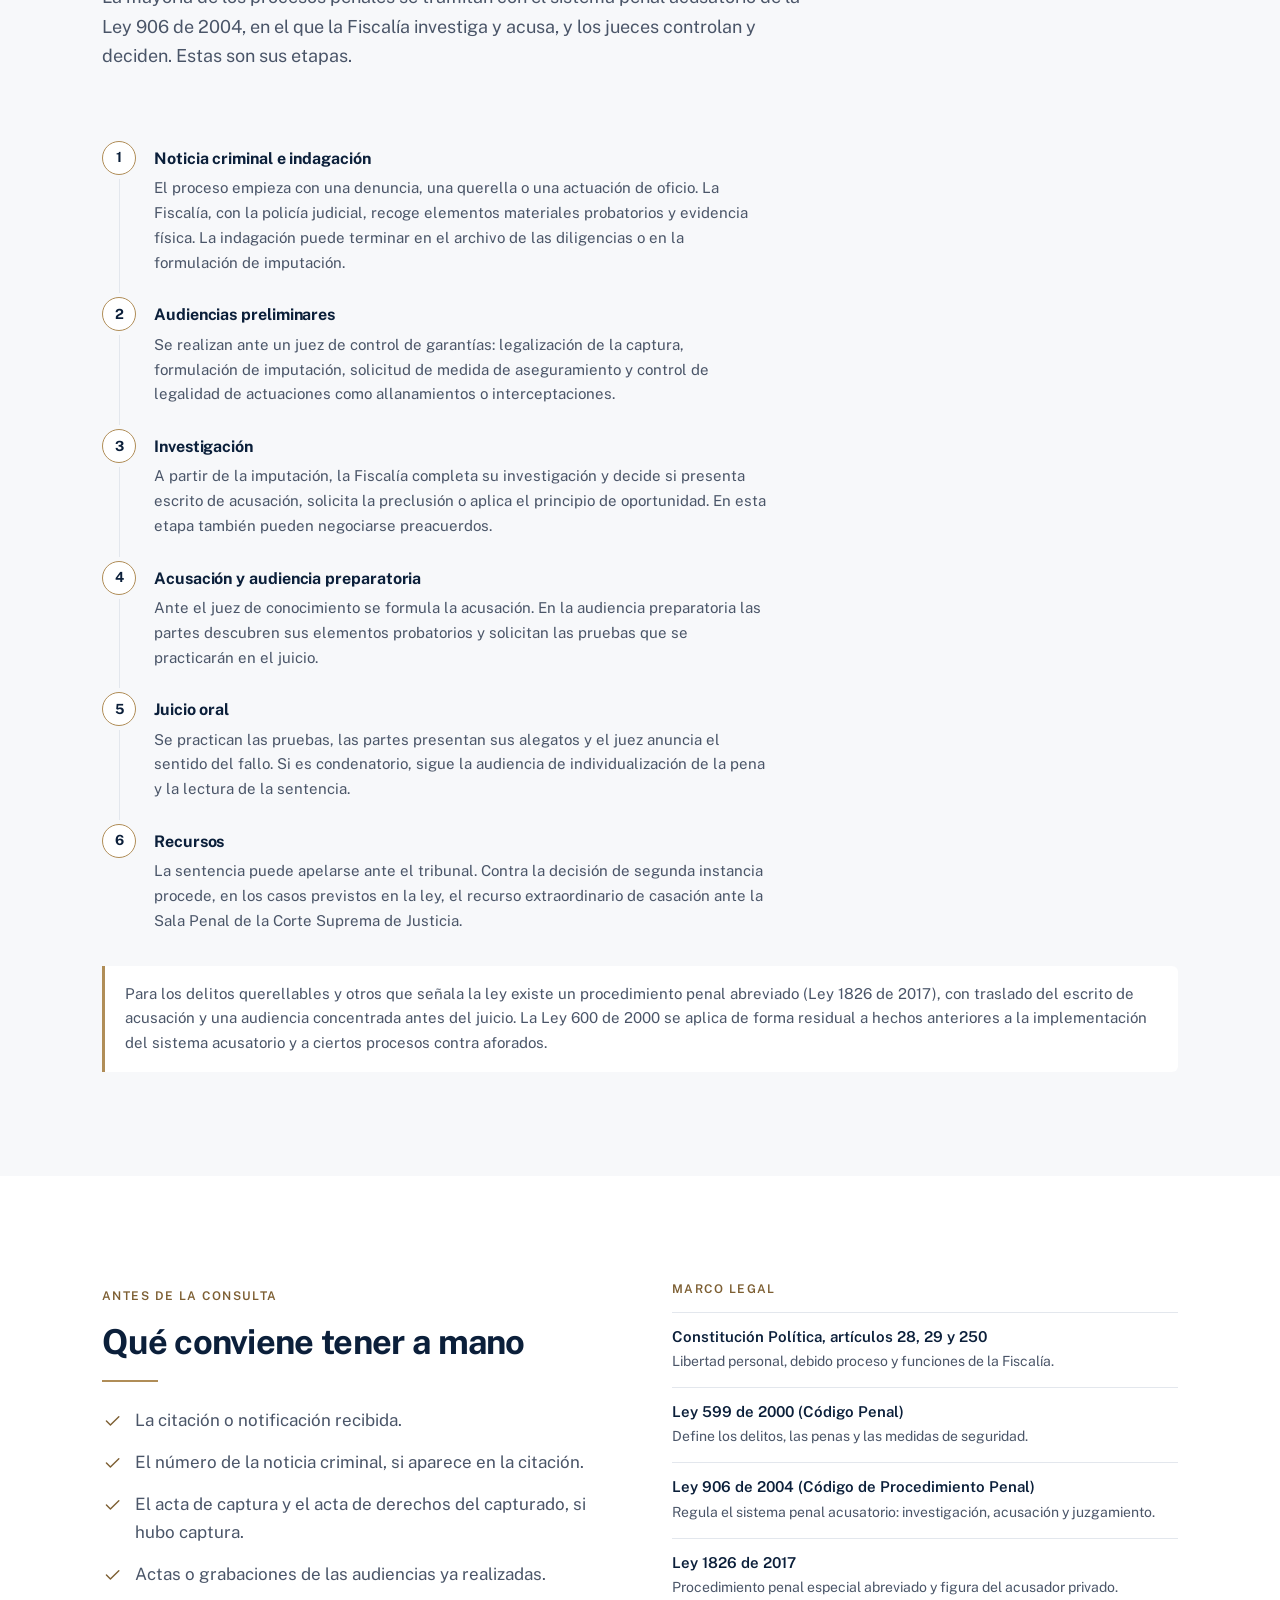
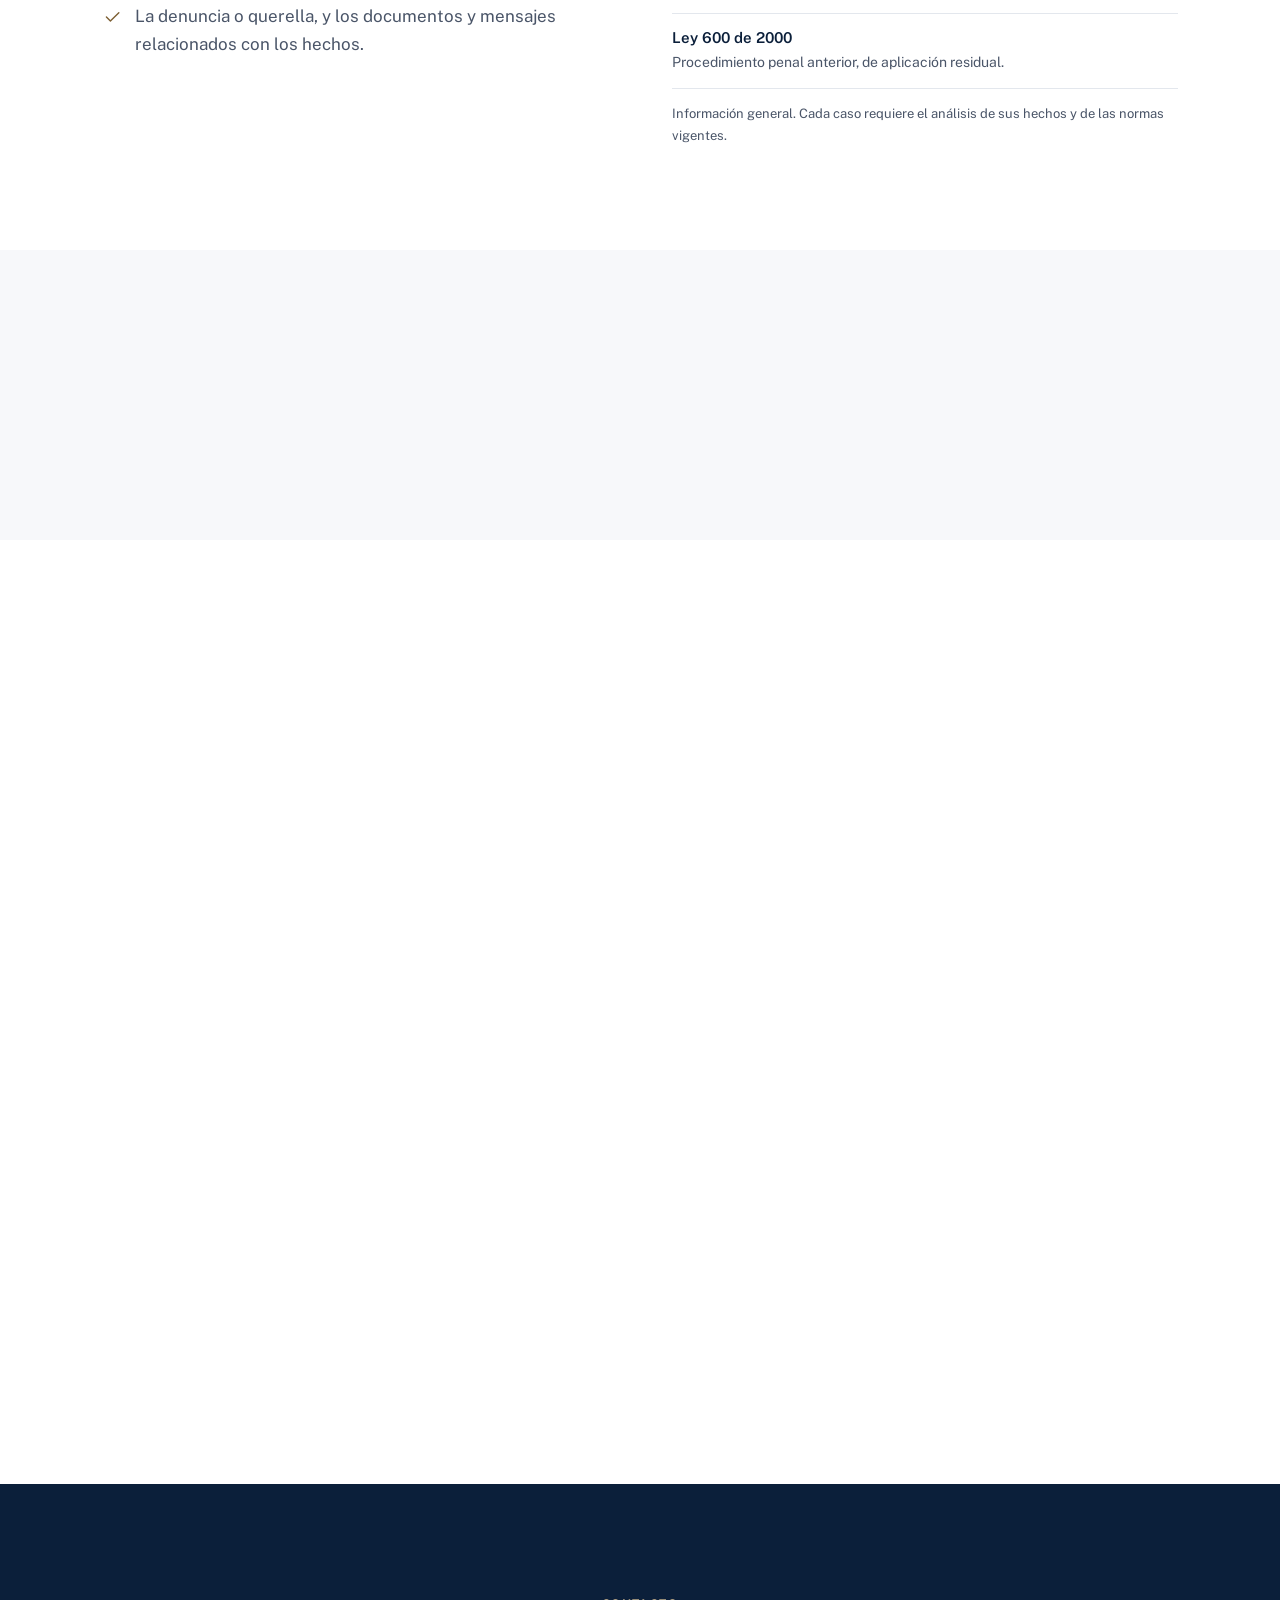
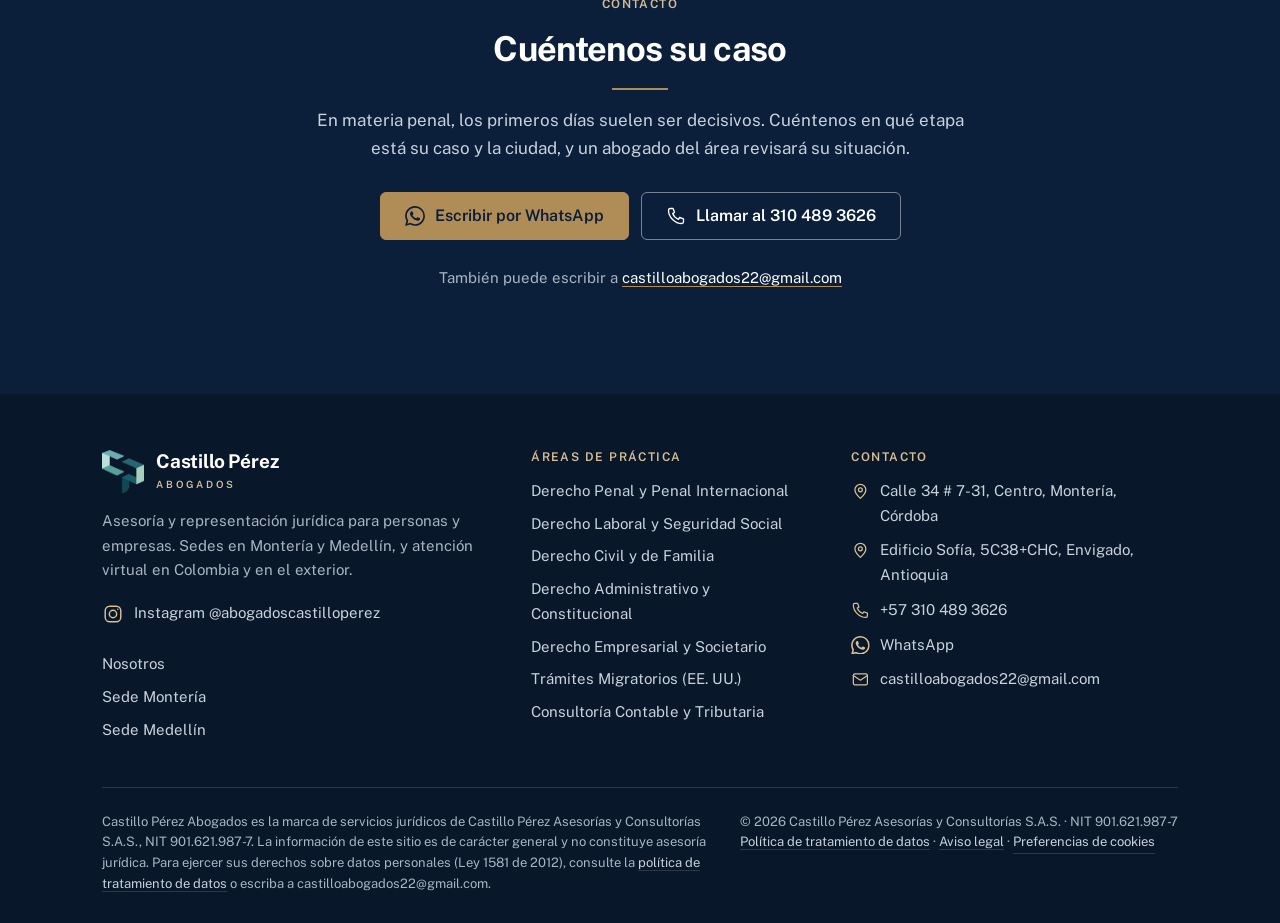
<file: derecho-penal/index.html>
<!DOCTYPE html>
<html lang="es-CO">
<head>
<meta charset="UTF-8">
<meta name="viewport" content="width=device-width, initial-scale=1">
<title>Abogados penalistas en Montería y Medellín | Castillo Pérez Abogados</title>
<meta name="description" content="Defensa penal en Montería, Medellín y de forma virtual: citaciones, capturas, audiencias, juicio y recursos, y asuntos penales con elementos internacionales.">
<link rel="canonical" href="https://castilloperezabogados.com/derecho-penal/">
<meta name="theme-color" content="#0B1F3A">

<meta property="og:site_name" content="Castillo Pérez Abogados">
<meta property="og:type" content="website">
<meta property="og:locale" content="es_CO">
<meta property="og:title" content="Abogados penalistas en Montería y Medellín | Castillo Pérez Abogados">
<meta property="og:description" content="Defensa penal en Montería, Medellín y de forma virtual: citaciones, capturas, audiencias, juicio y recursos, y asuntos penales con elementos internacionales.">
<meta property="og:url" content="https://castilloperezabogados.com/derecho-penal/">
<meta property="og:image" content="https://castilloperezabogados.com/assets/img/og-castillo-perez.jpg">
<meta property="og:image:width" content="1200">
<meta property="og:image:height" content="630">
<meta name="twitter:card" content="summary_large_image">

<link rel="icon" href="/favicon.ico?v=2" sizes="any">
<link rel="icon" href="/assets/img/favicon-48.png?v=2" sizes="48x48" type="image/png">
<link rel="icon" href="/assets/img/favicon-96.png?v=2" sizes="96x96" type="image/png">
<link rel="apple-touch-icon" href="/assets/img/apple-touch-icon.png">

<link rel="preload" href="/assets/fonts/public-sans-latin-400-normal.woff2" as="font" type="font/woff2" crossorigin>
<link rel="preload" href="/assets/fonts/public-sans-latin-700-normal.woff2" as="font" type="font/woff2" crossorigin>
<link rel="stylesheet" href="/assets/css/base.css">
<link rel="stylesheet" href="/assets/css/layout.css">
<link rel="stylesheet" href="/assets/css/components.css">
<link rel="stylesheet" href="/assets/css/pages/home.css">
<link rel="stylesheet" href="/assets/css/pages/interior.css">
<script type="application/ld+json">
{
 "@context": "https://schema.org",
 "@graph": [
  {
   "@type": "Service",
   "@id": "https://castilloperezabogados.com/derecho-penal/#servicio",
   "name": "Derecho Penal y Penal Internacional",
   "serviceType": "Defensa penal",
   "description": "Defensa penal en Montería, Medellín y de forma virtual: citaciones, capturas, audiencias, juicio y recursos, y asuntos penales con elementos internacionales.",
   "url": "https://castilloperezabogados.com/derecho-penal/",
   "provider": {
    "@id": "https://castilloperezabogados.com/#firma"
   },
   "areaServed": [
    {
     "@type": "City",
     "name": "Montería"
    },
    {
     "@type": "City",
     "name": "Medellín"
    },
    {
     "@type": "Country",
     "name": "Colombia"
    }
   ]
  },
  {
   "@type": "FAQPage",
   "@id": "https://castilloperezabogados.com/derecho-penal/#preguntas",
   "mainEntity": [
    {
     "@type": "Question",
     "name": "¿Qué debo hacer si un familiar fue capturado?",
     "acceptedAnswer": {
      "@type": "Answer",
      "text": "Busque asesoría de inmediato. La persona capturada debe ser puesta a disposición de un juez de control de garantías dentro de las 36 horas siguientes, y en esa audiencia se revisa la legalidad de la captura. Al contactarnos, indique la ciudad y, si lo sabe, el lugar donde se encuentra."
     }
    },
    {
     "@type": "Question",
     "name": "Me llegó una citación de la Fiscalía. ¿Necesito abogado?",
     "acceptedAnswer": {
      "@type": "Answer",
      "text": "Es recomendable asesorarse antes de asistir. Un abogado puede explicarle en qué calidad fue citado, cuáles son sus derechos, incluido el de no declarar contra sí mismo, y cómo prepararse para la diligencia."
     }
    },
    {
     "@type": "Question",
     "name": "¿Qué diferencia hay entre la Ley 906 de 2004 y la Ley 600 de 2000?",
     "acceptedAnswer": {
      "@type": "Answer",
      "text": "La Ley 906 regula el sistema penal acusatorio, que empezó a regir en 2005 y se implementó de forma gradual en el país. La Ley 600 es el régimen anterior: hoy se aplica de forma residual, a hechos ocurridos antes de esa implementación y a ciertos procesos contra aforados, como los congresistas."
     }
    },
    {
     "@type": "Question",
     "name": "¿Qué es un preacuerdo?",
     "acceptedAnswer": {
      "@type": "Answer",
      "text": "Es una negociación entre la Fiscalía y la defensa en la que la persona procesada acepta cargos a cambio de los beneficios que prevé la ley. Debe ser libre e informado, y el juez de conocimiento lo revisa antes de aprobarlo."
     }
    },
    {
     "@type": "Question",
     "name": "¿Qué es el número de noticia criminal?",
     "acceptedAnswer": {
      "@type": "Answer",
      "text": "Es el número con el que la Fiscalía identifica el caso en su sistema. Suele aparecer en las citaciones y permite consultar en qué etapa está el proceso."
     }
    },
    {
     "@type": "Question",
     "name": "¿Atienden casos fuera de Montería y Medellín?",
     "acceptedAnswer": {
      "@type": "Answer",
      "text": "Sí. Además de las sedes de Montería y Medellín, atendemos de forma virtual. La posibilidad de asistir a audiencias en otras ciudades se evalúa en cada caso."
     }
    }
   ]
  },
  {
   "@type": "BreadcrumbList",
   "itemListElement": [
    {
     "@type": "ListItem",
     "position": 1,
     "name": "Inicio",
     "item": "https://castilloperezabogados.com/"
    },
    {
     "@type": "ListItem",
     "position": 2,
     "name": "Áreas de práctica",
     "item": "https://castilloperezabogados.com/#servicios"
    },
    {
     "@type": "ListItem",
     "position": 3,
     "name": "Derecho Penal y Penal Internacional",
     "item": "https://castilloperezabogados.com/derecho-penal/"
    }
   ]
  }
 ]
}
</script>
</head>
<body data-area="penal">
<a class="saltar" href="#contenido">Saltar al contenido</a>

<!-- Iconos reutilizables -->
<svg xmlns="http://www.w3.org/2000/svg" width="0" height="0" style="position:absolute" aria-hidden="true">
  <symbol id="i-wa" viewBox="0 0 24 24"><path d="M17.472 14.382c-.297-.149-1.758-.867-2.03-.967-.273-.099-.471-.148-.67.15-.197.297-.767.966-.94 1.164-.173.199-.347.223-.644.075-.297-.15-1.255-.463-2.39-1.475-.883-.788-1.48-1.761-1.653-2.059-.173-.297-.018-.458.13-.606.134-.133.298-.347.446-.52.149-.174.198-.298.298-.497.099-.198.05-.371-.025-.52-.075-.149-.669-1.612-.916-2.207-.242-.579-.487-.5-.669-.51-.173-.008-.371-.01-.57-.01-.198 0-.52.074-.792.372-.272.297-1.04 1.016-1.04 2.479 0 1.462 1.065 2.875 1.213 3.074.149.198 2.096 3.2 5.077 4.487.709.306 1.262.489 1.694.625.712.227 1.36.195 1.871.118.571-.085 1.758-.719 2.006-1.413.248-.694.248-1.289.173-1.413-.074-.124-.272-.198-.57-.347m-5.421 7.403h-.004a9.87 9.87 0 01-5.031-1.378l-.361-.214-3.741.982.998-3.648-.235-.374a9.86 9.86 0 01-1.51-5.26c.001-5.45 4.436-9.884 9.888-9.884 2.64 0 5.122 1.03 6.988 2.898a9.825 9.825 0 012.893 6.994c-.003 5.45-4.437 9.884-9.885 9.884m8.413-18.297A11.815 11.815 0 0012.05 0C5.495 0 .16 5.335.157 11.892c0 2.096.547 4.142 1.588 5.945L.057 24l6.305-1.654a11.882 11.882 0 005.683 1.448h.005c6.554 0 11.89-5.335 11.893-11.893a11.821 11.821 0 00-3.48-8.413z"/></symbol>
  <symbol id="i-telefono" viewBox="0 0 24 24"><path d="M5 3h3.5l1.7 4.6-2.2 1.5a12 12 0 0 0 6.9 6.9l1.5-2.2L21 15.5V19a2 2 0 0 1-2 2C10.7 21 3 13.3 3 5a2 2 0 0 1 2-2z"/></symbol>
  <symbol id="i-correo" viewBox="0 0 24 24"><rect x="3" y="5" width="18" height="14" rx="2"/><path d="M3 7l9 6 9-6"/></symbol>
  <symbol id="i-lugar" viewBox="0 0 24 24"><path d="M12 21s7-6.2 7-11a7 7 0 1 0-14 0c0 4.8 7 11 7 11z"/><circle cx="12" cy="10" r="2.5"/></symbol>
  <symbol id="i-video" viewBox="0 0 24 24"><rect x="3" y="6" width="13" height="12" rx="2"/><path d="M16 10l5-3v10l-5-3"/></symbol>
  <symbol id="i-check" viewBox="0 0 24 24"><path d="M5 12.5l4.5 4.5L19 7.5"/></symbol>
  <symbol id="i-flecha" viewBox="0 0 24 24"><path d="M5 12h14M13 6l6 6-6 6"/></symbol>
  <symbol id="i-abajo" viewBox="0 0 24 24"><path d="M6 9l6 6 6-6"/></symbol>
  <symbol id="i-estrella" viewBox="0 0 24 24"><path d="M12 3.5l2.6 5.4 5.9.8-4.3 4.1 1 5.8L12 16.9l-5.2 2.7 1-5.8L3.5 9.7l5.9-.8L12 3.5z"/></symbol>
  <symbol id="i-persona" viewBox="0 0 24 24"><circle cx="12" cy="8" r="4"/><path d="M4 21a8 8 0 0 1 16 0"/></symbol>
  <symbol id="i-empresa" viewBox="0 0 24 24"><rect x="4" y="3" width="16" height="18" rx="1.5"/><path d="M9 8h1M14 8h1M9 12h1M14 12h1M10 21v-4h4v4"/></symbol>
  <symbol id="i-balanza" viewBox="0 0 24 24"><path d="M12 3v18M7 21h10M5 7h14M5 7l-3 7a3 3 0 0 0 6 0L5 7zM19 7l-3 7a3 3 0 0 0 6 0l-3-7z"/></symbol>
  <symbol id="i-maletin" viewBox="0 0 24 24"><rect x="3" y="7" width="18" height="13" rx="2"/><path d="M9 7V5a2 2 0 0 1 2-2h2a2 2 0 0 1 2 2v2M3 13h18"/></symbol>
  <symbol id="i-escudo" viewBox="0 0 24 24"><path d="M12 3l8 3v6c0 4.5-3.2 8-8 9-4.8-1-8-4.5-8-9V6l8-3z"/><path d="M9 12l2 2 4-4"/></symbol>
  <symbol id="i-familia" viewBox="0 0 24 24"><circle cx="9" cy="8" r="3.5"/><path d="M2.5 20a6.5 6.5 0 0 1 13 0M16 4.6a3.5 3.5 0 0 1 0 6.8M18 14.2a6.5 6.5 0 0 1 3.5 5.8"/></symbol>
  <symbol id="i-documento" viewBox="0 0 24 24"><path d="M14 3H7a2 2 0 0 0-2 2v14a2 2 0 0 0 2 2h10a2 2 0 0 0 2-2V8l-5-5z"/><path d="M14 3v5h5M9 13h6M9 17h6"/></symbol>
  <symbol id="i-estado" viewBox="0 0 24 24"><path d="M3 21h18M5 21V10M9.5 21V10M14.5 21V10M19 21V10M2.5 10h19L12 3 2.5 10z"/></symbol>
  <symbol id="i-calculo" viewBox="0 0 24 24"><rect x="5" y="3" width="14" height="18" rx="2"/><path d="M8.5 7.5h7M8.5 12h.01M12 12h.01M15.5 12h.01M8.5 16h.01M12 16h.01M15.5 16h.01"/></symbol>
  <symbol id="i-reloj" viewBox="0 0 24 24"><circle cx="12" cy="12" r="9"/><path d="M12 7v5l3 2"/></symbol>
  <symbol id="i-instagram" viewBox="0 0 24 24"><rect x="3.5" y="3.5" width="17" height="17" rx="5"/><circle cx="12" cy="12" r="4"/><path d="M17.2 6.8h.01"/></symbol>
  <symbol id="i-mundo" viewBox="0 0 24 24"><circle cx="12" cy="12" r="9"/><path d="M3 12h18M12 3c2.8 3 2.8 15 0 18M12 3c-2.8 3-2.8 15 0 18"/></symbol>
</svg>

<!-- ENCABEZADO -->
<header id="navbar">
  <div class="contenedor nav-interior">
    <a class="marca" href="/" aria-label="Castillo Pérez Abogados, inicio">
      <img src="/assets/img/logo-castillo-perez.webp" width="95" height="96" alt="">
      <span>
        <span class="marca-nombre">Castillo Pérez</span>
        <span class="marca-sub">Abogados</span>
      </span>
    </a>
    <nav aria-label="Principal">
      <ul class="nav-links" id="navLinks">
        <li><a href="/#servicios">Áreas</a></li>
        <li><a href="/nosotros/">Nosotros</a></li>
        <li><a href="/#equipo">Equipo</a></li>
        <li><a href="/#sedes">Sedes</a></li>
        <li><a href="/#proceso">Cómo trabajamos</a></li>
        <li><a class="btn btn--bronce" href="https://wa.me/573104893626?text=Hola%2C%20quiero%20solicitar%20la%20evaluaci%C3%B3n%20de%20mi%20caso.%20Escribo%20desde%20la%20p%C3%A1gina%20de%20derecho%20penal." target="_blank" rel="noopener" data-cta="encabezado">Evaluar mi caso</a></li>
      </ul>
    </nav>
    <button class="nav-hamburger" type="button" aria-label="Abrir menú" aria-expanded="false" aria-controls="navLinks"><span></span><span></span><span></span></button>
  </div>
</header>

<main id="contenido">
  <div class="cabecera-pagina">
    <div class="contenedor">
      <nav class="migas" aria-label="Ruta de navegación"><a href="/">Inicio</a><span aria-hidden="true">/</span><a href="/#servicios">Áreas de práctica</a><span aria-hidden="true">/</span><span>Derecho Penal y Penal Internacional</span></nav>
      <span class="sobretitulo">Área de práctica</span>
      <h1>Derecho Penal y Penal Internacional</h1>
      <p class="cabecera-entradilla">Asesoría y defensa en todas las etapas del proceso penal: desde una citación o una captura hasta las audiencias, el juicio y los recursos.</p>
      <div class="cabecera-acciones">
        <a class="btn btn--bronce" href="https://wa.me/573104893626?text=Hola%2C%20necesito%20asesor%C3%ADa%20sobre%20derecho%20penal%20y%20penal%20internacional.%20Escribo%20desde%20la%20p%C3%A1gina%20de%20derecho%20penal." target="_blank" rel="noopener" data-cta="cabecera" data-area="penal"><svg class="ico ico--relleno" aria-hidden="true"><use href="#i-wa"/></svg>Evaluar mi caso</a>
        <a class="btn btn--linea-clara" href="tel:+573104893626" data-cta="cabecera" data-area="penal"><svg class="ico" aria-hidden="true"><use href="#i-telefono"/></svg>Llamar al 310 489 3626</a>
      </div>
    </div>
  </div>
<section class="seccion" id="asuntos">
  <div class="contenedor area-rejilla">
    <div>
      <div class="encabezado-seccion texto-area">
        <span class="sobretitulo">Qué atendemos</span>
        <h2>Asuntos que atendemos</h2>
        <p>La dirección de la firma ha ejercido en la Fiscalía como fiscal delegada y en la judicatura como juez penal municipal. Esa experiencia orienta la estrategia de defensa en cada caso.</p>
      </div>
      <div class="grupo" id="asuntos">
        <h3>Asuntos que atendemos</h3>
        <ul class="lista-check">
          <li><svg class="ico" aria-hidden="true"><use href="#i-check"/></svg><span>Asesoría ante citaciones, interrogatorios e investigaciones de la Fiscalía.</span></li>
          <li><svg class="ico" aria-hidden="true"><use href="#i-check"/></svg><span>Defensa en capturas y audiencias preliminares: legalización de la captura, imputación y medida de aseguramiento.</span></li>
          <li><svg class="ico" aria-hidden="true"><use href="#i-check"/></svg><span>Representación en juicio oral y en preacuerdos y negociaciones con la Fiscalía.</span></li>
          <li><svg class="ico" aria-hidden="true"><use href="#i-check"/></svg><span>Recursos contra decisiones judiciales.</span></li>
          <li><svg class="ico" aria-hidden="true"><use href="#i-check"/></svg><span>Hábeas corpus y acciones constitucionales vinculadas al proceso penal.</span></li>
          <li><svg class="ico" aria-hidden="true"><use href="#i-check"/></svg><span>Asuntos penales con elementos internacionales.</span></li>
        </ul>
      </div>
    </div>
    <aside class="lateral" aria-label="Profesionales del área">
      <p class="lateral-titulo">Profesionales del área</p>
<a class="responsable" href="/nosotros/#carlos-perez"><span class="responsable-foto" aria-hidden="true">CP</span><span><strong>Dr. Carlos Alberto Pérez Escobar</strong><small>Director del Área de Derecho Penal, Penal Internacional y Constitucional</small></span></a>
<a class="responsable" href="/nosotros/#bleider-castillo"><span class="responsable-foto" aria-hidden="true"><img src="/assets/img/equipo/bleider-castillo-320.webp" width="60" height="75" alt="" loading="lazy" decoding="async"></span><span><strong>Dra. Bleider Astrid Castillo Mercado</strong><small>CEO · Directora General</small></span></a>
      <div class="tarjeta-cta">
        <h3>¿Su caso es de esta área?</h3>
        <p>Responda tres preguntas breves y elija si continúa por WhatsApp o por correo.</p>
        <a class="btn btn--bronce" href="https://wa.me/573104893626?text=Hola%2C%20necesito%20asesor%C3%ADa%20sobre%20derecho%20penal%20y%20penal%20internacional.%20Escribo%20desde%20la%20p%C3%A1gina%20de%20derecho%20penal." target="_blank" rel="noopener" data-cta="lateral" data-area="penal"><svg class="ico ico--relleno" aria-hidden="true"><use href="#i-wa"/></svg>Evaluar mi caso</a>
        <a class="btn btn--linea-clara" href="tel:+573104893626" data-cta="lateral" data-area="penal"><svg class="ico" aria-hidden="true"><use href="#i-telefono"/></svg>Llamar</a>
      </div>
    </aside>
  </div>
</section>

<section class="seccion seccion--piedra" id="etapas">
  <div class="contenedor">
    <div class="encabezado-seccion">
      <span class="sobretitulo">El proceso</span>
      <h2>Cómo se desarrolla un proceso penal en Colombia</h2>
      <p class="entradilla">La mayoría de los procesos penales se tramitan con el sistema penal acusatorio de la Ley 906 de 2004, en el que la Fiscalía investiga y acusa, y los jueces controlan y deciden. Estas son sus etapas.</p>
    </div>
    <div class="etapas-rejilla">
    <div class="etapas-bloque">
      <ol class="etapas">
        <li><h4>Noticia criminal e indagación</h4><p>El proceso empieza con una denuncia, una querella o una actuación de oficio. La Fiscalía, con la policía judicial, recoge elementos materiales probatorios y evidencia física. La indagación puede terminar en el archivo de las diligencias o en la formulación de imputación.</p></li>
        <li><h4>Audiencias preliminares</h4><p>Se realizan ante un juez de control de garantías: legalización de la captura, formulación de imputación, solicitud de medida de aseguramiento y control de legalidad de actuaciones como allanamientos o interceptaciones.</p></li>
        <li><h4>Investigación</h4><p>A partir de la imputación, la Fiscalía completa su investigación y decide si presenta escrito de acusación, solicita la preclusión o aplica el principio de oportunidad. En esta etapa también pueden negociarse preacuerdos.</p></li>
        <li><h4>Acusación y audiencia preparatoria</h4><p>Ante el juez de conocimiento se formula la acusación. En la audiencia preparatoria las partes descubren sus elementos probatorios y solicitan las pruebas que se practicarán en el juicio.</p></li>
        <li><h4>Juicio oral</h4><p>Se practican las pruebas, las partes presentan sus alegatos y el juez anuncia el sentido del fallo. Si es condenatorio, sigue la audiencia de individualización de la pena y la lectura de la sentencia.</p></li>
        <li><h4>Recursos</h4><p>La sentencia puede apelarse ante el tribunal. Contra la decisión de segunda instancia procede, en los casos previstos en la ley, el recurso extraordinario de casación ante la Sala Penal de la Corte Suprema de Justicia.</p></li>
      </ol>
    </div>
    </div>
    <p class="etapas-nota">Para los delitos querellables y otros que señala la ley existe un procedimiento penal abreviado (Ley 1826 de 2017), con traslado del escrito de acusación y una audiencia concentrada antes del juicio. La Ley 600 de 2000 se aplica de forma residual a hechos anteriores a la implementación del sistema acusatorio y a ciertos procesos contra aforados.</p>
  </div>
</section>

<section class="seccion" id="preparar">
  <div class="contenedor preparar-rejilla">
    <div>
      <div class="encabezado-seccion" style="margin-bottom:0">
        <span class="sobretitulo">Antes de la consulta</span>
        <h2>Qué conviene tener a mano</h2>
      </div>
      <ul class="lista-check">
          <li><svg class="ico" aria-hidden="true"><use href="#i-check"/></svg><span>La citación o notificación recibida.</span></li>
          <li><svg class="ico" aria-hidden="true"><use href="#i-check"/></svg><span>El número de la noticia criminal, si aparece en la citación.</span></li>
          <li><svg class="ico" aria-hidden="true"><use href="#i-check"/></svg><span>El acta de captura y el acta de derechos del capturado, si hubo captura.</span></li>
          <li><svg class="ico" aria-hidden="true"><use href="#i-check"/></svg><span>Actas o grabaciones de las audiencias ya realizadas.</span></li>
          <li><svg class="ico" aria-hidden="true"><use href="#i-check"/></svg><span>La denuncia o querella, y los documentos y mensajes relacionados con los hechos.</span></li>
      </ul>
    </div>
    <div>
      <p class="lateral-titulo">Marco legal</p>
      <ul class="normas">
          <li><strong>Constitución Política, artículos 28, 29 y 250</strong><span>Libertad personal, debido proceso y funciones de la Fiscalía.</span></li>
          <li><strong>Ley 599 de 2000 (Código Penal)</strong><span>Define los delitos, las penas y las medidas de seguridad.</span></li>
          <li><strong>Ley 906 de 2004 (Código de Procedimiento Penal)</strong><span>Regula el sistema penal acusatorio: investigación, acusación y juzgamiento.</span></li>
          <li><strong>Ley 1826 de 2017</strong><span>Procedimiento penal especial abreviado y figura del acusador privado.</span></li>
          <li><strong>Ley 600 de 2000</strong><span>Procedimiento penal anterior, de aplicación residual.</span></li>
      </ul>
      <p class="normas-nota">Información general. Cada caso requiere el análisis de sus hechos y de las normas vigentes.</p>
    </div>
  </div>
</section>

<section class="seccion seccion--piedra seccion--compacta" id="proceso">
  <div class="contenedor">
    <div class="como-empezamos">
      <div>
        <span class="sobretitulo">Cómo empezamos</span>
        <h2>Sin sorpresas desde el primer contacto</h2>
      </div>
      <ol class="pasos-breves">
        <li><strong>Filtro de viabilidad sin costo.</strong> Confirmamos que su asunto corresponde al área y que no hay conflicto de intereses.</li>
        <li><strong>Consulta jurídica especializada remunerada.</strong> Su valor se informa antes de agendarla y se abona a los honorarios si contrata.</li>
        <li><strong>Honorarios por escrito.</strong> Antes de iniciar cualquier gestión.</li>
      </ol>
    </div>
    <p class="nota-etica">Ningún profesional puede garantizar el resultado de un proceso o de un trámite. <a class="enlace" href="/#proceso">Ver cómo trabajamos<svg class="ico" aria-hidden="true"><use href="#i-flecha"/></svg></a></p>
  </div>
</section>

<section class="seccion" id="preguntas">
  <div class="contenedor">
    <div class="encabezado-seccion encabezado-seccion--centro">
      <span class="sobretitulo">Preguntas frecuentes</span>
      <h2>Preguntas frecuentes</h2>
    </div>
    <div class="faq">
      <details>
        <summary>¿Qué debo hacer si un familiar fue capturado?<svg class="ico" aria-hidden="true"><use href="#i-abajo"/></svg></summary>
        <div class="faq-respuesta"><p>Busque asesoría de inmediato. La persona capturada debe ser puesta a disposición de un juez de control de garantías dentro de las 36 horas siguientes, y en esa audiencia se revisa la legalidad de la captura. Al contactarnos, indique la ciudad y, si lo sabe, el lugar donde se encuentra.</p></div>
      </details>
      <details>
        <summary>Me llegó una citación de la Fiscalía. ¿Necesito abogado?<svg class="ico" aria-hidden="true"><use href="#i-abajo"/></svg></summary>
        <div class="faq-respuesta"><p>Es recomendable asesorarse antes de asistir. Un abogado puede explicarle en qué calidad fue citado, cuáles son sus derechos, incluido el de no declarar contra sí mismo, y cómo prepararse para la diligencia.</p></div>
      </details>
      <details>
        <summary>¿Qué diferencia hay entre la Ley 906 de 2004 y la Ley 600 de 2000?<svg class="ico" aria-hidden="true"><use href="#i-abajo"/></svg></summary>
        <div class="faq-respuesta"><p>La Ley 906 regula el sistema penal acusatorio, que empezó a regir en 2005 y se implementó de forma gradual en el país. La Ley 600 es el régimen anterior: hoy se aplica de forma residual, a hechos ocurridos antes de esa implementación y a ciertos procesos contra aforados, como los congresistas.</p></div>
      </details>
      <details>
        <summary>¿Qué es un preacuerdo?<svg class="ico" aria-hidden="true"><use href="#i-abajo"/></svg></summary>
        <div class="faq-respuesta"><p>Es una negociación entre la Fiscalía y la defensa en la que la persona procesada acepta cargos a cambio de los beneficios que prevé la ley. Debe ser libre e informado, y el juez de conocimiento lo revisa antes de aprobarlo.</p></div>
      </details>
      <details>
        <summary>¿Qué es el número de noticia criminal?<svg class="ico" aria-hidden="true"><use href="#i-abajo"/></svg></summary>
        <div class="faq-respuesta"><p>Es el número con el que la Fiscalía identifica el caso en su sistema. Suele aparecer en las citaciones y permite consultar en qué etapa está el proceso.</p></div>
      </details>
      <details>
        <summary>¿Atienden casos fuera de Montería y Medellín?<svg class="ico" aria-hidden="true"><use href="#i-abajo"/></svg></summary>
        <div class="faq-respuesta"><p>Sí. Además de las sedes de Montería y Medellín, atendemos de forma virtual. La posibilidad de asistir a audiencias en otras ciudades se evalúa en cada caso.</p></div>
      </details>
    </div>
    <nav class="otras-areas" aria-label="Otras áreas de práctica">
      <h2>Otras áreas de práctica</h2>
      <ul>
        <li><a href="/derecho-laboral/">Derecho Laboral y Seguridad Social</a></li>
        <li><a href="/derecho-civil-y-familia/">Derecho Civil y de Familia</a></li>
        <li><a href="/derecho-administrativo/">Derecho Administrativo y Constitucional</a></li>
        <li><a href="/derecho-empresarial/">Derecho Empresarial y Societario</a></li>
        <li><a href="/tramites-migratorios/">Gestión de Trámites Migratorios (EE.&nbsp;UU.)</a></li>
        <li><a href="/consultoria-tributaria/">Consultoría Contable y Tributaria</a></li>
      </ul>
    </nav>
  </div>
</section>

<section class="seccion seccion--marino cierre" id="contacto">
  <div class="contenedor">
    <span class="sobretitulo">Contacto</span>
    <h2>Cuéntenos su caso</h2>
    <p>En materia penal, los primeros días suelen ser decisivos. Cuéntenos en qué etapa está su caso y la ciudad, y un abogado del área revisará su situación.</p>
    <div class="cierre-acciones">
      <a class="btn btn--bronce" href="https://wa.me/573104893626?text=Hola%2C%20necesito%20asesor%C3%ADa%20sobre%20derecho%20penal%20y%20penal%20internacional.%20Escribo%20desde%20la%20p%C3%A1gina%20de%20derecho%20penal." target="_blank" rel="noopener" data-cta="cierre" data-area="penal"><svg class="ico ico--relleno" aria-hidden="true"><use href="#i-wa"/></svg>Escribir por WhatsApp</a>
      <a class="btn btn--linea-clara" href="tel:+573104893626" data-cta="cierre" data-area="penal"><svg class="ico" aria-hidden="true"><use href="#i-telefono"/></svg>Llamar al 310 489 3626</a>
    </div>
    <p class="cierre-correo">También puede escribir a <a href="mailto:castilloabogados22@gmail.com" data-cta="cierre">castilloabogados22@gmail.com</a></p>
  </div>
</section>
</main>

<!-- PIE -->
<footer class="pie">
  <div class="contenedor">
    <div class="pie-rejilla">
      <div>
        <a class="marca" href="/" aria-label="Castillo Pérez Abogados, inicio">
          <img src="/assets/img/logo-castillo-perez.webp" width="95" height="96" alt="" loading="lazy">
          <span>
            <span class="marca-nombre">Castillo Pérez</span>
            <span class="marca-sub">Abogados</span>
          </span>
        </a>
        <p class="pie-desc">Asesoría y representación jurídica para personas y empresas. Sedes en Montería y Medellín, y atención virtual en Colombia y en el exterior.</p>
        <a class="pie-red" href="https://www.instagram.com/abogadoscastilloperez/" target="_blank" rel="noopener noreferrer" data-cta="pie"><svg class="ico" aria-hidden="true"><use href="#i-instagram"/></svg><span>Instagram <span class="solo-lectores">de Castillo Pérez Abogados</span>@abogadoscastilloperez</span></a>
        <ul class="pie-lista pie-firma">
          <li><a href="/nosotros/">Nosotros</a></li>
          <li><a href="/abogados-monteria/">Sede Montería</a></li>
          <li><a href="/abogados-medellin/">Sede Medellín</a></li>
        </ul>
      </div>
      <div>
        <h2 class="pie-titulo">Áreas de práctica</h2>
        <ul class="pie-lista">
          <li><a href="/derecho-penal/">Derecho Penal y Penal Internacional</a></li>
          <li><a href="/derecho-laboral/">Derecho Laboral y Seguridad Social</a></li>
          <li><a href="/derecho-civil-y-familia/">Derecho Civil y de Familia</a></li>
          <li><a href="/derecho-administrativo/">Derecho Administrativo y Constitucional</a></li>
          <li><a href="/derecho-empresarial/">Derecho Empresarial y Societario</a></li>
          <li><a href="/tramites-migratorios/">Trámites Migratorios (EE.&nbsp;UU.)</a></li>
          <li><a href="/consultoria-tributaria/">Consultoría Contable y Tributaria</a></li>
        </ul>
      </div>
      <div>
        <h2 class="pie-titulo">Contacto</h2>
        <ul class="pie-contacto">
          <li><svg class="ico" aria-hidden="true"><use href="#i-lugar"/></svg><a href="/abogados-monteria/">Calle 34 # 7-31, Centro, Montería, Córdoba</a></li>
          <li><svg class="ico" aria-hidden="true"><use href="#i-lugar"/></svg><a href="/abogados-medellin/">Edificio Sofía, 5C38+CHC, Envigado, Antioquia</a></li>
          <li><svg class="ico" aria-hidden="true"><use href="#i-telefono"/></svg><a href="tel:+573104893626" data-cta="pie">+57 310 489 3626</a></li>
          <li><svg class="ico ico--relleno" aria-hidden="true"><use href="#i-wa"/></svg><a href="https://wa.me/573104893626?text=Hola%2C%20quiero%20solicitar%20la%20evaluaci%C3%B3n%20de%20mi%20caso.%20Escribo%20desde%20la%20p%C3%A1gina%20de%20derecho%20penal." target="_blank" rel="noopener" data-cta="pie">WhatsApp</a></li>
          <li><svg class="ico" aria-hidden="true"><use href="#i-correo"/></svg><a href="mailto:castilloabogados22@gmail.com" data-cta="pie">castilloabogados22@gmail.com</a></li>
        </ul>
      </div>
    </div>
    <div class="pie-legal">
      <p>Castillo Pérez Abogados es la marca de servicios jurídicos de Castillo Pérez Asesorías y Consultorías S.A.S., NIT 901.621.987-7. La información de este sitio es de carácter general y no constituye asesoría jurídica. Para ejercer sus derechos sobre datos personales (Ley 1581 de 2012), consulte la <a href="/politica-de-privacidad/">política de tratamiento de datos</a> o escriba a castilloabogados22@gmail.com.</p>
      <p>© 2026 Castillo Pérez Asesorías y Consultorías S.A.S. · NIT 901.621.987-7<br><a href="/politica-de-privacidad/">Política de tratamiento de datos</a> · <a href="/aviso-legal/">Aviso legal</a> · <button type="button" class="pie-cookies" data-cookies>Preferencias de cookies</button></p>
    </div>
  </div>
</footer>

<!-- Barra de contacto fija en móvil -->
<div class="barra-movil">
  <a class="btn btn--whatsapp" href="https://wa.me/573104893626?text=Hola%2C%20quiero%20solicitar%20la%20evaluaci%C3%B3n%20de%20mi%20caso.%20Escribo%20desde%20la%20p%C3%A1gina%20de%20derecho%20penal." target="_blank" rel="noopener" data-cta="barra_movil">
    <svg class="ico ico--relleno" aria-hidden="true"><use href="#i-wa"/></svg>WhatsApp
  </a>
  <a class="btn btn--marino" href="tel:+573104893626" data-cta="barra_movil">
    <svg class="ico" aria-hidden="true"><use href="#i-telefono"/></svg>Llamar
  </a>
</div>

<script src="/assets/js/consentimiento.js" defer></script>
<script src="/assets/js/analytics.js" defer></script>
<script src="/assets/js/whatsapp.js" defer></script>
<script src="/assets/js/precalificacion.js" defer></script>
<script src="/assets/js/nav.js" defer></script>
</body>
</html>
</file>
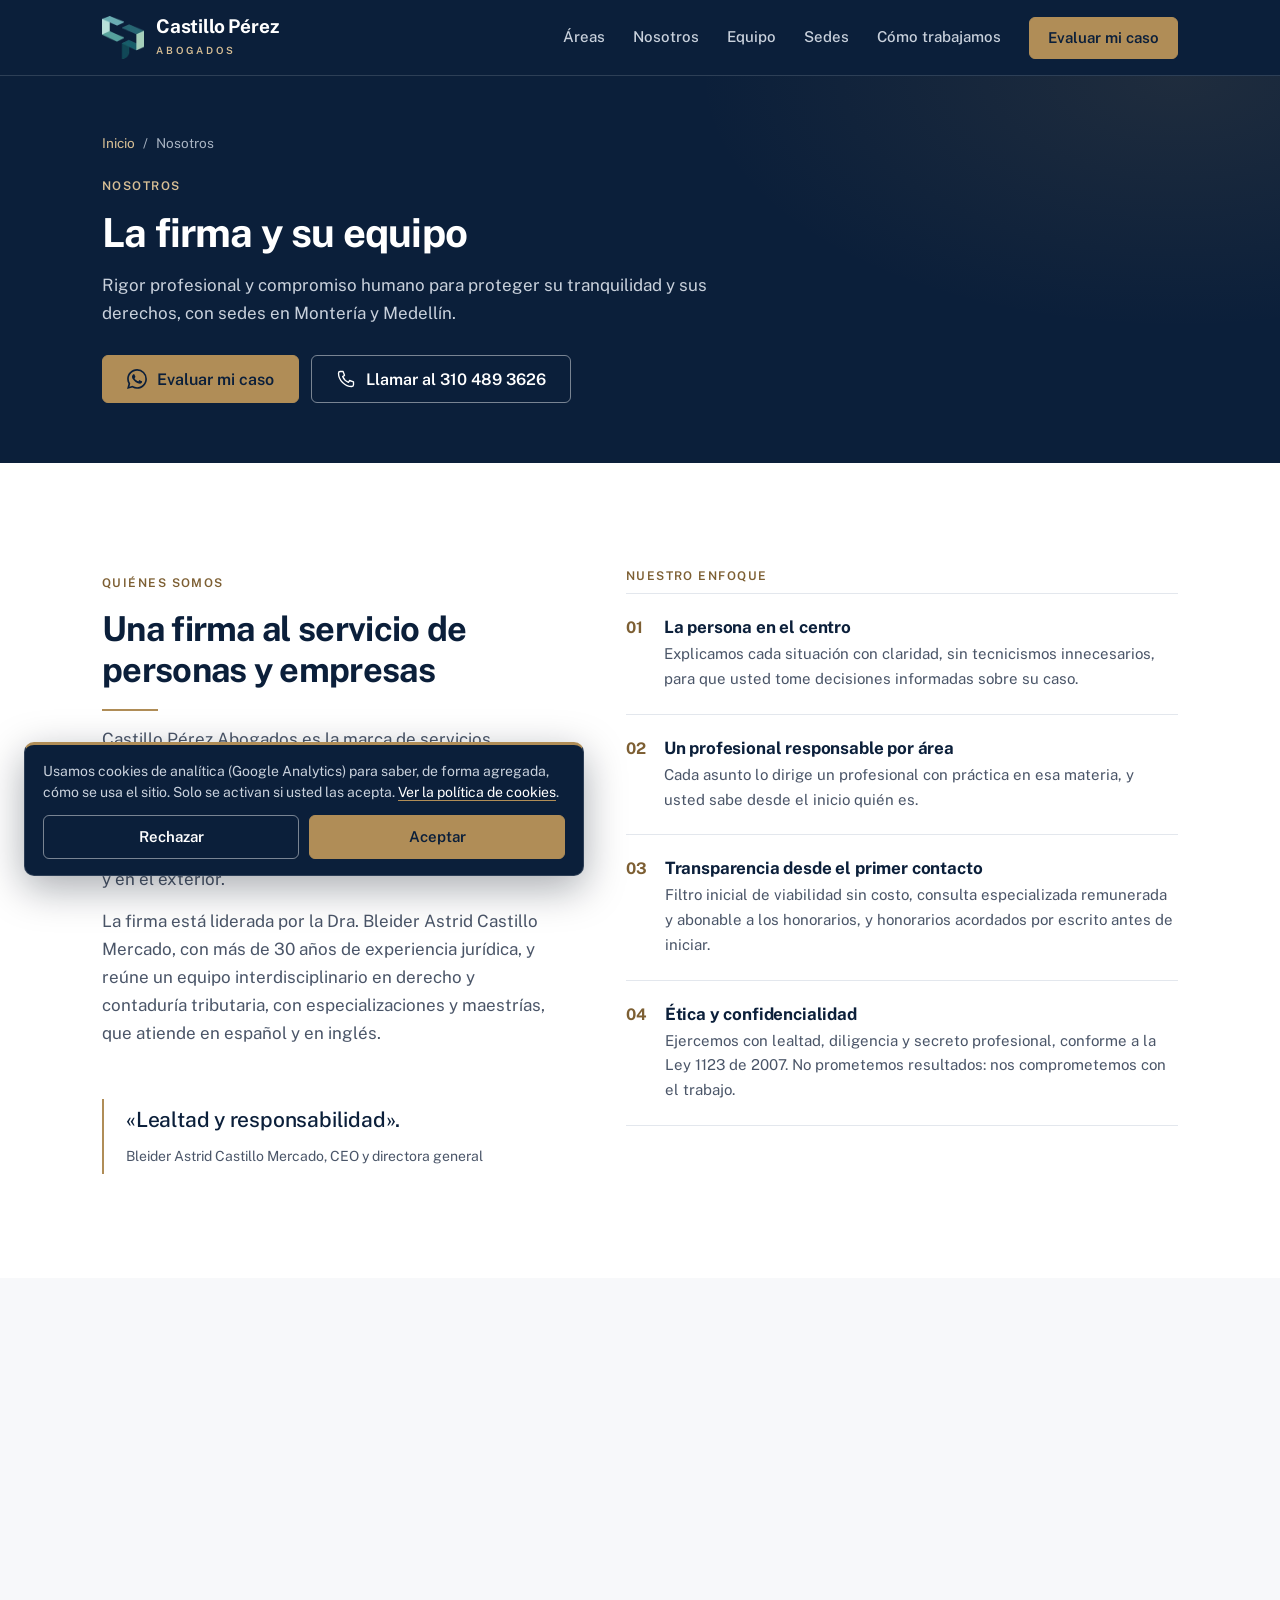
<file: nosotros/index.html>
<!DOCTYPE html>
<html lang="es-CO">
<head>
<meta charset="UTF-8">
<meta name="viewport" content="width=device-width, initial-scale=1">
<title>Nosotros: la firma y su equipo | Castillo Pérez Abogados</title>
<meta name="description" content="Conozca Castillo Pérez Abogados, marca de Castillo Pérez Asesorías y Consultorías S.A.S.: enfoque de trabajo, equipo directivo, formación de cada profesional y sedes en Montería y Medellín.">
<link rel="canonical" href="https://castilloperezabogados.com/nosotros/">
<meta name="theme-color" content="#0B1F3A">

<meta property="og:site_name" content="Castillo Pérez Abogados">
<meta property="og:type" content="website">
<meta property="og:locale" content="es_CO">
<meta property="og:title" content="Nosotros: la firma y su equipo | Castillo Pérez Abogados">
<meta property="og:description" content="Conozca Castillo Pérez Abogados, marca de Castillo Pérez Asesorías y Consultorías S.A.S.: enfoque de trabajo, equipo directivo, formación de cada profesional y sedes en Montería y Medellín.">
<meta property="og:url" content="https://castilloperezabogados.com/nosotros/">
<meta property="og:image" content="https://castilloperezabogados.com/assets/img/og-castillo-perez.jpg">
<meta property="og:image:width" content="1200">
<meta property="og:image:height" content="630">
<meta name="twitter:card" content="summary_large_image">

<link rel="icon" href="/favicon.ico?v=2" sizes="any">
<link rel="icon" href="/assets/img/favicon-48.png?v=2" sizes="48x48" type="image/png">
<link rel="icon" href="/assets/img/favicon-96.png?v=2" sizes="96x96" type="image/png">
<link rel="apple-touch-icon" href="/assets/img/apple-touch-icon.png">

<link rel="preload" href="/assets/fonts/public-sans-latin-400-normal.woff2" as="font" type="font/woff2" crossorigin>
<link rel="preload" href="/assets/fonts/public-sans-latin-700-normal.woff2" as="font" type="font/woff2" crossorigin>
<link rel="stylesheet" href="/assets/css/base.css">
<link rel="stylesheet" href="/assets/css/layout.css">
<link rel="stylesheet" href="/assets/css/components.css">
<link rel="stylesheet" href="/assets/css/pages/home.css">
<link rel="stylesheet" href="/assets/css/pages/interior.css">
<script type="application/ld+json">
{
 "@context": "https://schema.org",
 "@graph": [
  {
   "@type": "AboutPage",
   "@id": "https://castilloperezabogados.com/nosotros/",
   "url": "https://castilloperezabogados.com/nosotros/",
   "name": "Nosotros — Castillo Pérez Abogados",
   "about": {
    "@id": "https://castilloperezabogados.com/#firma"
   }
  },
  {
   "@type": "Person",
   "@id": "https://castilloperezabogados.com/nosotros/#bleider-castillo",
   "url": "https://castilloperezabogados.com/nosotros/#bleider-castillo",
   "worksFor": {
    "@id": "https://castilloperezabogados.com/#firma"
   },
   "name": "Bleider Astrid Castillo Mercado",
   "honorificPrefix": "Dra.",
   "jobTitle": "CEO y directora general",
   "knowsAbout": [
    "Derecho penal",
    "Derecho constitucional",
    "Derecho civil",
    "Derecho de familia",
    "Derechos humanos"
   ],
   "alumniOf": [
    {
     "@type": "CollegeOrUniversity",
     "name": "Universidad Libre"
    },
    {
     "@type": "CollegeOrUniversity",
     "name": "Universidad de Medellín"
    }
   ],
   "image": "https://castilloperezabogados.com/assets/img/equipo/bleider-castillo-640.webp"
  },
  {
   "@type": "Person",
   "@id": "https://castilloperezabogados.com/nosotros/#carlos-perez",
   "url": "https://castilloperezabogados.com/nosotros/#carlos-perez",
   "worksFor": {
    "@id": "https://castilloperezabogados.com/#firma"
   },
   "name": "Carlos Alberto Pérez Escobar",
   "honorificPrefix": "Dr.",
   "jobTitle": "Director del Área de Derecho Penal, Penal Internacional y Constitucional",
   "knowsAbout": [
    "Derecho penal",
    "Derecho penal internacional",
    "Derecho constitucional",
    "Derecho internacional"
   ],
   "alumniOf": [
    {
     "@type": "CollegeOrUniversity",
     "name": "Universidad del Sinú"
    }
   ]
  },
  {
   "@type": "Person",
   "@id": "https://castilloperezabogados.com/nosotros/#carlos-fernandez",
   "url": "https://castilloperezabogados.com/nosotros/#carlos-fernandez",
   "worksFor": {
    "@id": "https://castilloperezabogados.com/#firma"
   },
   "name": "Carlos Alberto Fernández Castillo",
   "honorificPrefix": "Dr.",
   "jobTitle": "Coordinador del Área de Trámites Migratorios (EE. UU.) y Litigio",
   "knowsAbout": [
    "Trámites migratorios ante Estados Unidos",
    "Litigio",
    "Derechos humanos"
   ],
   "alumniOf": [
    {
     "@type": "CollegeOrUniversity",
     "name": "Universidad del Sinú"
    }
   ],
   "image": "https://castilloperezabogados.com/assets/img/equipo/carlos-fernandez-320.webp"
  },
  {
   "@type": "Person",
   "@id": "https://castilloperezabogados.com/nosotros/#alvaro-fernandez",
   "url": "https://castilloperezabogados.com/nosotros/#alvaro-fernandez",
   "worksFor": {
    "@id": "https://castilloperezabogados.com/#firma"
   },
   "name": "Álvaro Fernández",
   "honorificPrefix": "Dr.",
   "jobTitle": "Abogado especialista en Derecho Laboral, Seguridad Social y Gestión Migratoria (EE. UU.)",
   "knowsLanguage": [
    "es",
    "en"
   ],
   "knowsAbout": [
    "Derecho laboral",
    "Seguridad social",
    "Trámites migratorios ante Estados Unidos"
   ],
   "alumniOf": [
    {
     "@type": "CollegeOrUniversity",
     "name": "Universidad del Sinú"
    }
   ],
   "image": "https://castilloperezabogados.com/assets/img/equipo/alvaro-fernandez-640.webp"
  },
  {
   "@type": "Person",
   "@id": "https://castilloperezabogados.com/nosotros/#edwin-bravo",
   "url": "https://castilloperezabogados.com/nosotros/#edwin-bravo",
   "worksFor": {
    "@id": "https://castilloperezabogados.com/#firma"
   },
   "name": "Edwin Samith Bravo Montes",
   "honorificPrefix": "Dr.",
   "jobTitle": "Director del Área de Derecho Laboral, Seguridad Social y Asesoría Empresarial",
   "knowsAbout": [
    "Derecho laboral corporativo",
    "Seguridad social",
    "Asesoría empresarial"
   ]
  },
  {
   "@type": "Person",
   "@id": "https://castilloperezabogados.com/nosotros/#kevin-diaz",
   "url": "https://castilloperezabogados.com/nosotros/#kevin-diaz",
   "worksFor": {
    "@id": "https://castilloperezabogados.com/#firma"
   },
   "name": "Kevin Díaz Sánchez",
   "jobTitle": "Director del Área Contable y Tributaria",
   "knowsAbout": [
    "Planeación fiscal",
    "Consultoría tributaria",
    "Asesoría financiera"
   ],
   "alumniOf": [
    {
     "@type": "CollegeOrUniversity",
     "name": "Universidad Cooperativa de Colombia"
    },
    {
     "@type": "CollegeOrUniversity",
     "name": "Universidad Libre"
    }
   ]
  },
  {
   "@type": "BreadcrumbList",
   "itemListElement": [
    {
     "@type": "ListItem",
     "position": 1,
     "name": "Inicio",
     "item": "https://castilloperezabogados.com/"
    },
    {
     "@type": "ListItem",
     "position": 2,
     "name": "Nosotros",
     "item": "https://castilloperezabogados.com/nosotros/"
    }
   ]
  }
 ]
}
</script>
</head>
<body>
<a class="saltar" href="#contenido">Saltar al contenido</a>

<!-- Iconos reutilizables -->
<svg xmlns="http://www.w3.org/2000/svg" width="0" height="0" style="position:absolute" aria-hidden="true">
  <symbol id="i-wa" viewBox="0 0 24 24"><path d="M17.472 14.382c-.297-.149-1.758-.867-2.03-.967-.273-.099-.471-.148-.67.15-.197.297-.767.966-.94 1.164-.173.199-.347.223-.644.075-.297-.15-1.255-.463-2.39-1.475-.883-.788-1.48-1.761-1.653-2.059-.173-.297-.018-.458.13-.606.134-.133.298-.347.446-.52.149-.174.198-.298.298-.497.099-.198.05-.371-.025-.52-.075-.149-.669-1.612-.916-2.207-.242-.579-.487-.5-.669-.51-.173-.008-.371-.01-.57-.01-.198 0-.52.074-.792.372-.272.297-1.04 1.016-1.04 2.479 0 1.462 1.065 2.875 1.213 3.074.149.198 2.096 3.2 5.077 4.487.709.306 1.262.489 1.694.625.712.227 1.36.195 1.871.118.571-.085 1.758-.719 2.006-1.413.248-.694.248-1.289.173-1.413-.074-.124-.272-.198-.57-.347m-5.421 7.403h-.004a9.87 9.87 0 01-5.031-1.378l-.361-.214-3.741.982.998-3.648-.235-.374a9.86 9.86 0 01-1.51-5.26c.001-5.45 4.436-9.884 9.888-9.884 2.64 0 5.122 1.03 6.988 2.898a9.825 9.825 0 012.893 6.994c-.003 5.45-4.437 9.884-9.885 9.884m8.413-18.297A11.815 11.815 0 0012.05 0C5.495 0 .16 5.335.157 11.892c0 2.096.547 4.142 1.588 5.945L.057 24l6.305-1.654a11.882 11.882 0 005.683 1.448h.005c6.554 0 11.89-5.335 11.893-11.893a11.821 11.821 0 00-3.48-8.413z"/></symbol>
  <symbol id="i-telefono" viewBox="0 0 24 24"><path d="M5 3h3.5l1.7 4.6-2.2 1.5a12 12 0 0 0 6.9 6.9l1.5-2.2L21 15.5V19a2 2 0 0 1-2 2C10.7 21 3 13.3 3 5a2 2 0 0 1 2-2z"/></symbol>
  <symbol id="i-correo" viewBox="0 0 24 24"><rect x="3" y="5" width="18" height="14" rx="2"/><path d="M3 7l9 6 9-6"/></symbol>
  <symbol id="i-lugar" viewBox="0 0 24 24"><path d="M12 21s7-6.2 7-11a7 7 0 1 0-14 0c0 4.8 7 11 7 11z"/><circle cx="12" cy="10" r="2.5"/></symbol>
  <symbol id="i-video" viewBox="0 0 24 24"><rect x="3" y="6" width="13" height="12" rx="2"/><path d="M16 10l5-3v10l-5-3"/></symbol>
  <symbol id="i-check" viewBox="0 0 24 24"><path d="M5 12.5l4.5 4.5L19 7.5"/></symbol>
  <symbol id="i-flecha" viewBox="0 0 24 24"><path d="M5 12h14M13 6l6 6-6 6"/></symbol>
  <symbol id="i-abajo" viewBox="0 0 24 24"><path d="M6 9l6 6 6-6"/></symbol>
  <symbol id="i-estrella" viewBox="0 0 24 24"><path d="M12 3.5l2.6 5.4 5.9.8-4.3 4.1 1 5.8L12 16.9l-5.2 2.7 1-5.8L3.5 9.7l5.9-.8L12 3.5z"/></symbol>
  <symbol id="i-persona" viewBox="0 0 24 24"><circle cx="12" cy="8" r="4"/><path d="M4 21a8 8 0 0 1 16 0"/></symbol>
  <symbol id="i-empresa" viewBox="0 0 24 24"><rect x="4" y="3" width="16" height="18" rx="1.5"/><path d="M9 8h1M14 8h1M9 12h1M14 12h1M10 21v-4h4v4"/></symbol>
  <symbol id="i-balanza" viewBox="0 0 24 24"><path d="M12 3v18M7 21h10M5 7h14M5 7l-3 7a3 3 0 0 0 6 0L5 7zM19 7l-3 7a3 3 0 0 0 6 0l-3-7z"/></symbol>
  <symbol id="i-maletin" viewBox="0 0 24 24"><rect x="3" y="7" width="18" height="13" rx="2"/><path d="M9 7V5a2 2 0 0 1 2-2h2a2 2 0 0 1 2 2v2M3 13h18"/></symbol>
  <symbol id="i-escudo" viewBox="0 0 24 24"><path d="M12 3l8 3v6c0 4.5-3.2 8-8 9-4.8-1-8-4.5-8-9V6l8-3z"/><path d="M9 12l2 2 4-4"/></symbol>
  <symbol id="i-familia" viewBox="0 0 24 24"><circle cx="9" cy="8" r="3.5"/><path d="M2.5 20a6.5 6.5 0 0 1 13 0M16 4.6a3.5 3.5 0 0 1 0 6.8M18 14.2a6.5 6.5 0 0 1 3.5 5.8"/></symbol>
  <symbol id="i-documento" viewBox="0 0 24 24"><path d="M14 3H7a2 2 0 0 0-2 2v14a2 2 0 0 0 2 2h10a2 2 0 0 0 2-2V8l-5-5z"/><path d="M14 3v5h5M9 13h6M9 17h6"/></symbol>
  <symbol id="i-estado" viewBox="0 0 24 24"><path d="M3 21h18M5 21V10M9.5 21V10M14.5 21V10M19 21V10M2.5 10h19L12 3 2.5 10z"/></symbol>
  <symbol id="i-calculo" viewBox="0 0 24 24"><rect x="5" y="3" width="14" height="18" rx="2"/><path d="M8.5 7.5h7M8.5 12h.01M12 12h.01M15.5 12h.01M8.5 16h.01M12 16h.01M15.5 16h.01"/></symbol>
  <symbol id="i-reloj" viewBox="0 0 24 24"><circle cx="12" cy="12" r="9"/><path d="M12 7v5l3 2"/></symbol>
  <symbol id="i-instagram" viewBox="0 0 24 24"><rect x="3.5" y="3.5" width="17" height="17" rx="5"/><circle cx="12" cy="12" r="4"/><path d="M17.2 6.8h.01"/></symbol>
  <symbol id="i-mundo" viewBox="0 0 24 24"><circle cx="12" cy="12" r="9"/><path d="M3 12h18M12 3c2.8 3 2.8 15 0 18M12 3c-2.8 3-2.8 15 0 18"/></symbol>
</svg>

<!-- ENCABEZADO -->
<header id="navbar">
  <div class="contenedor nav-interior">
    <a class="marca" href="/" aria-label="Castillo Pérez Abogados, inicio">
      <img src="/assets/img/logo-castillo-perez.webp" width="95" height="96" alt="">
      <span>
        <span class="marca-nombre">Castillo Pérez</span>
        <span class="marca-sub">Abogados</span>
      </span>
    </a>
    <nav aria-label="Principal">
      <ul class="nav-links" id="navLinks">
        <li><a href="/#servicios">Áreas</a></li>
        <li><a href="/nosotros/">Nosotros</a></li>
        <li><a href="/#equipo">Equipo</a></li>
        <li><a href="/#sedes">Sedes</a></li>
        <li><a href="/#proceso">Cómo trabajamos</a></li>
        <li><a class="btn btn--bronce" href="https://wa.me/573104893626?text=Hola%2C%20quiero%20solicitar%20la%20evaluaci%C3%B3n%20de%20mi%20caso.%20Escribo%20desde%20la%20p%C3%A1gina%20de%20nosotros." target="_blank" rel="noopener" data-cta="encabezado">Evaluar mi caso</a></li>
      </ul>
    </nav>
    <button class="nav-hamburger" type="button" aria-label="Abrir menú" aria-expanded="false" aria-controls="navLinks"><span></span><span></span><span></span></button>
  </div>
</header>

<main id="contenido">
  <div class="cabecera-pagina">
    <div class="contenedor">
      <nav class="migas" aria-label="Ruta de navegación"><a href="/">Inicio</a><span aria-hidden="true">/</span><span>Nosotros</span></nav>
      <span class="sobretitulo">Nosotros</span>
      <h1>La firma y su equipo</h1>
      <p class="cabecera-entradilla">Rigor profesional y compromiso humano para proteger su tranquilidad y sus derechos, con sedes en Montería y Medellín.</p>
      <div class="cabecera-acciones">
        <a class="btn btn--bronce" href="https://wa.me/573104893626?text=Hola%2C%20quiero%20solicitar%20la%20evaluaci%C3%B3n%20de%20mi%20caso.%20Escribo%20desde%20la%20p%C3%A1gina%20de%20nosotros." target="_blank" rel="noopener" data-cta="cabecera"><svg class="ico ico--relleno" aria-hidden="true"><use href="#i-wa"/></svg>Evaluar mi caso</a>
        <a class="btn btn--linea-clara" href="tel:+573104893626" data-cta="cabecera"><svg class="ico" aria-hidden="true"><use href="#i-telefono"/></svg>Llamar al 310 489 3626</a>
      </div>
    </div>
  </div>
<section class="seccion" id="firma">
  <div class="contenedor firma-rejilla">
    <div>
      <div class="encabezado-seccion texto-firma">
        <span class="sobretitulo">Quiénes somos</span>
        <h2>Una firma al servicio de personas y empresas</h2>
        <p>Castillo Pérez Abogados es la marca de servicios jurídicos de Castillo Pérez Asesorías y Consultorías S.A.S., NIT 901.621.987-7. Asesoramos y representamos a personas y empresas desde nuestras sedes de Montería y Medellín, y de forma virtual en toda Colombia y en el exterior.</p>
        <p>La firma está liderada por la Dra. Bleider Astrid Castillo Mercado, con más de 30 años de experiencia jurídica, y reúne un equipo interdisciplinario en derecho y contaduría tributaria, con especializaciones y maestrías, que atiende en español y en inglés.</p>
      </div>
      <blockquote class="cita">
        <p>«Lealtad y responsabilidad».</p>
        <cite>Bleider Astrid Castillo Mercado, CEO y directora general</cite>
      </blockquote>
    </div>
    <div>
      <p class="lateral-titulo" style="margin-bottom:6px">Nuestro enfoque</p>
      <ol class="razones">
        <li>
          <span class="razon-num">01</span>
          <div><h3>La persona en el centro</h3><p>Explicamos cada situación con claridad, sin tecnicismos innecesarios, para que usted tome decisiones informadas sobre su caso.</p></div>
        </li>
        <li>
          <span class="razon-num">02</span>
          <div><h3>Un profesional responsable por área</h3><p>Cada asunto lo dirige un profesional con práctica en esa materia, y usted sabe desde el inicio quién es.</p></div>
        </li>
        <li>
          <span class="razon-num">03</span>
          <div><h3>Transparencia desde el primer contacto</h3><p>Filtro inicial de viabilidad sin costo, consulta especializada remunerada y abonable a los honorarios, y honorarios acordados por escrito antes de iniciar.</p></div>
        </li>
        <li>
          <span class="razon-num">04</span>
          <div><h3>Ética y confidencialidad</h3><p>Ejercemos con lealtad, diligencia y secreto profesional, conforme a la Ley 1123 de 2007. No prometemos resultados: nos comprometemos con el trabajo.</p></div>
        </li>
      </ol>
    </div>
  </div>
</section>

<section class="seccion seccion--piedra" id="equipo">
  <div class="contenedor">
    <div class="encabezado-seccion">
      <span class="sobretitulo">Equipo</span>
      <h2>Dirección y coordinación de áreas</h2>
      <p class="entradilla">Profesionales especializados en derecho y contaduría tributaria. Esta es la formación, la trayectoria y el área de cada uno.</p>
    </div>
    <div class="equipo">
      <article class="persona" id="bleider-castillo">
        <div class="persona-foto">
          <img src="/assets/img/equipo/bleider-castillo-640.webp" srcset="/assets/img/equipo/bleider-castillo-320.webp 320w, /assets/img/equipo/bleider-castillo-640.webp 640w" sizes="(min-width:960px) 350px, (min-width:600px) 46vw, 96px" width="640" height="800" alt="Bleider Astrid Castillo Mercado" loading="lazy" decoding="async">
        </div>
        <div class="persona-cuerpo">
          <h3>Dra. Bleider Astrid Castillo Mercado</h3>
          <p class="persona-cargo">CEO · Directora General</p>
          <p class="persona-bio">Abogada de la Universidad Libre, especialista en Derecho Penal y Criminología (Universidad de Medellín) y en Derecho Constitucional. Cuenta con más de 30 años de trayectoria en el ejercicio jurídico, que incluyen su paso por la Fiscalía como fiscal delegada y por la judicatura como juez penal municipal.</p>
          <ul class="persona-areas"><li>Penal</li><li>Constitucional</li><li>Civil</li><li>Familia</li><li>Derechos humanos</li></ul>
        </div>
      </article>
      <article class="persona" id="carlos-perez">
        <div class="persona-foto"><div class="persona-iniciales" aria-hidden="true"><span>CP</span></div></div>
        <div class="persona-cuerpo">
          <h3>Dr. Carlos Alberto Pérez Escobar</h3>
          <p class="persona-cargo">Director del Área de Derecho Penal, Penal Internacional y Constitucional</p>
          <p class="persona-bio">Abogado de la Universidad del Sinú. Magíster en Derecho Internacional (España) y especialista en Derecho Penal, Derecho Penal Internacional y Derecho Constitucional.</p>
          <ul class="persona-areas"><li>Penal</li><li>Penal internacional</li><li>Constitucional</li></ul>
        </div>
      </article>
      <article class="persona" id="carlos-fernandez">
        <div class="persona-foto">
          <img src="/assets/img/equipo/carlos-fernandez-320.webp" sizes="(min-width:960px) 350px, (min-width:600px) 46vw, 96px" width="320" height="400" alt="Carlos Alberto Fernández Castillo" loading="lazy" decoding="async">
        </div>
        <div class="persona-cuerpo">
          <h3>Dr. Carlos Alberto Fernández Castillo</h3>
          <p class="persona-cargo">Coordinador del Área de Trámites Migratorios (EE.&nbsp;UU.) y Litigio</p>
          <p class="persona-bio">Abogado de la Universidad del Sinú, con estudios en Derechos Humanos. Políglota, con dominio de varios idiomas. 10 años de experiencia profesional y más de 3 años gestionando procesos ante USCIS y trámites consulares.</p>
          <ul class="persona-areas"><li>Migratorio EE.&nbsp;UU.</li><li>Litigio</li><li>Derechos humanos</li></ul>
        </div>
      </article>
      <article class="persona" id="alvaro-fernandez">
        <div class="persona-foto">
          <img src="/assets/img/equipo/alvaro-fernandez-640.webp" srcset="/assets/img/equipo/alvaro-fernandez-320.webp 320w, /assets/img/equipo/alvaro-fernandez-640.webp 640w" sizes="(min-width:960px) 350px, (min-width:600px) 46vw, 96px" width="640" height="800" alt="Álvaro Fernández" loading="lazy" decoding="async">
        </div>
        <div class="persona-cuerpo">
          <h3>Dr. Álvaro Fernández</h3>
          <p class="persona-cargo">Abogado Especialista en Derecho Laboral, Seguridad Social y Gestión Migratoria (EE.&nbsp;UU.)</p>
          <p class="persona-bio">Abogado de la Universidad del Sinú, especialista en Derecho Laboral y Seguridad Social. Bilingüe (español e inglés), con 9 años de experiencia.</p>
          <ul class="persona-areas"><li>Laboral</li><li>Seguridad social</li><li>Migratorio EE.&nbsp;UU.</li></ul>
        </div>
      </article>
      <article class="persona" id="edwin-bravo">
        <div class="persona-foto"><div class="persona-iniciales" aria-hidden="true"><span>EB</span></div></div>
        <div class="persona-cuerpo">
          <h3>Dr. Edwin Samith Bravo Montes</h3>
          <p class="persona-cargo">Director del Área de Derecho Laboral, Seguridad Social y Asesoría Empresarial</p>
          <p class="persona-bio">Más de 12 años asesorando a organizaciones en derecho laboral corporativo, contratación y prevención de contingencias.</p>
          <ul class="persona-areas"><li>Laboral corporativo</li><li>Seguridad social</li><li>Asesoría empresarial</li></ul>
        </div>
      </article>
      <article class="persona" id="kevin-diaz">
        <div class="persona-foto"><div class="persona-iniciales" aria-hidden="true"><span>KD</span></div></div>
        <div class="persona-cuerpo">
          <h3>Kevin Díaz Sánchez</h3>
          <p class="persona-cargo">Director del Área Contable y Tributaria</p>
          <p class="persona-bio">Contador público de la Universidad Cooperativa de Colombia y magíster en Tributación de la Universidad Libre. Más de 10 años de experiencia en planeación fiscal y asesoría financiera empresarial.</p>
          <ul class="persona-areas"><li>Planeación fiscal</li><li>Consultoría tributaria</li><li>Asesoría financiera</li></ul>
        </div>
      </article>
    </div>
  </div>
</section>

<section class="seccion" id="sedes">
  <div class="contenedor">
    <div class="encabezado-seccion">
      <span class="sobretitulo">Dónde atendemos</span>
      <h2>Dos sedes y atención virtual</h2>
      <p class="entradilla">La atención presencial es con cita previa. Lunes a viernes, de 8:00 a.&nbsp;m. a 12:00&nbsp;m. y de 2:00 a 6:00&nbsp;p.&nbsp;m..</p>
    </div>
    <div class="sedes">
      <div class="sede">
        <h3>Montería</h3>
        <p class="sede-lugar">Córdoba</p>
        <ul class="sede-datos"><li><svg class="ico" aria-hidden="true"><use href="#i-lugar"/></svg><span>Calle 34 # 7-31, Centro, Montería, Córdoba</span></li></ul>
        <a class="enlace" href="/abogados-monteria/">Ver la sede de Montería<svg class="ico" aria-hidden="true"><use href="#i-flecha"/></svg></a>
      </div>
      <div class="sede">
        <h3>Medellín</h3>
        <p class="sede-lugar">Antioquia · Sede en Envigado, área metropolitana</p>
        <ul class="sede-datos"><li><svg class="ico" aria-hidden="true"><use href="#i-lugar"/></svg><span>Edificio Sofía, 5C38+CHC, Envigado, Antioquia</span></li></ul>
        <a class="enlace" href="/abogados-medellin/">Ver la sede de Medellín<svg class="ico" aria-hidden="true"><use href="#i-flecha"/></svg></a>
      </div>
      <div class="sede">
        <h3>Atención virtual</h3>
        <p class="sede-lugar">Toda Colombia · Desde el exterior</p>
        <ul class="sede-datos"><li><svg class="ico" aria-hidden="true"><use href="#i-video"/></svg><span>Reuniones por videollamada o por llamada, en español o en inglés.</span></li></ul>
        <a class="enlace" href="https://wa.me/573104893626?text=Hola%2C%20quiero%20una%20reuni%C3%B3n%20virtual%20para%20evaluar%20mi%20caso.%20Escribo%20desde%20la%20p%C3%A1gina%20de%20nosotros." target="_blank" rel="noopener" data-cta="sedes" data-ciudad="virtual_nacional">Agendar una reunión virtual<svg class="ico" aria-hidden="true"><use href="#i-flecha"/></svg></a>
      </div>
    </div>
  </div>
</section>

<section class="seccion seccion--marino cierre" id="contacto">
  <div class="contenedor">
    <span class="sobretitulo">Contacto</span>
    <h2>Cuéntenos su caso</h2>
    <p>Responda tres preguntas breves sobre su caso y elija si continúa por WhatsApp o envía la solicitud por correo. Le responde un profesional de la firma.</p>
    <div class="cierre-acciones">
      <a class="btn btn--bronce" href="https://wa.me/573104893626?text=Hola%2C%20quiero%20solicitar%20la%20evaluaci%C3%B3n%20de%20mi%20caso.%20Escribo%20desde%20la%20p%C3%A1gina%20de%20nosotros." target="_blank" rel="noopener" data-cta="cierre"><svg class="ico ico--relleno" aria-hidden="true"><use href="#i-wa"/></svg>Escribir por WhatsApp</a>
      <a class="btn btn--linea-clara" href="tel:+573104893626" data-cta="cierre"><svg class="ico" aria-hidden="true"><use href="#i-telefono"/></svg>Llamar al 310 489 3626</a>
    </div>
    <p class="cierre-correo">También puede escribir a <a href="mailto:castilloabogados22@gmail.com" data-cta="cierre">castilloabogados22@gmail.com</a></p>
  </div>
</section>
</main>

<!-- PIE -->
<footer class="pie">
  <div class="contenedor">
    <div class="pie-rejilla">
      <div>
        <a class="marca" href="/" aria-label="Castillo Pérez Abogados, inicio">
          <img src="/assets/img/logo-castillo-perez.webp" width="95" height="96" alt="" loading="lazy">
          <span>
            <span class="marca-nombre">Castillo Pérez</span>
            <span class="marca-sub">Abogados</span>
          </span>
        </a>
        <p class="pie-desc">Asesoría y representación jurídica para personas y empresas. Sedes en Montería y Medellín, y atención virtual en Colombia y en el exterior.</p>
        <a class="pie-red" href="https://www.instagram.com/abogadoscastilloperez/" target="_blank" rel="noopener noreferrer" data-cta="pie"><svg class="ico" aria-hidden="true"><use href="#i-instagram"/></svg><span>Instagram <span class="solo-lectores">de Castillo Pérez Abogados</span>@abogadoscastilloperez</span></a>
        <ul class="pie-lista pie-firma">
          <li><a href="/nosotros/">Nosotros</a></li>
          <li><a href="/abogados-monteria/">Sede Montería</a></li>
          <li><a href="/abogados-medellin/">Sede Medellín</a></li>
        </ul>
      </div>
      <div>
        <h2 class="pie-titulo">Áreas de práctica</h2>
        <ul class="pie-lista">
          <li><a href="/derecho-penal/">Derecho Penal y Penal Internacional</a></li>
          <li><a href="/derecho-laboral/">Derecho Laboral y Seguridad Social</a></li>
          <li><a href="/derecho-civil-y-familia/">Derecho Civil y de Familia</a></li>
          <li><a href="/derecho-administrativo/">Derecho Administrativo y Constitucional</a></li>
          <li><a href="/derecho-empresarial/">Derecho Empresarial y Societario</a></li>
          <li><a href="/tramites-migratorios/">Trámites Migratorios (EE.&nbsp;UU.)</a></li>
          <li><a href="/consultoria-tributaria/">Consultoría Contable y Tributaria</a></li>
        </ul>
      </div>
      <div>
        <h2 class="pie-titulo">Contacto</h2>
        <ul class="pie-contacto">
          <li><svg class="ico" aria-hidden="true"><use href="#i-lugar"/></svg><a href="/abogados-monteria/">Calle 34 # 7-31, Centro, Montería, Córdoba</a></li>
          <li><svg class="ico" aria-hidden="true"><use href="#i-lugar"/></svg><a href="/abogados-medellin/">Edificio Sofía, 5C38+CHC, Envigado, Antioquia</a></li>
          <li><svg class="ico" aria-hidden="true"><use href="#i-telefono"/></svg><a href="tel:+573104893626" data-cta="pie">+57 310 489 3626</a></li>
          <li><svg class="ico ico--relleno" aria-hidden="true"><use href="#i-wa"/></svg><a href="https://wa.me/573104893626?text=Hola%2C%20quiero%20solicitar%20la%20evaluaci%C3%B3n%20de%20mi%20caso.%20Escribo%20desde%20la%20p%C3%A1gina%20de%20nosotros." target="_blank" rel="noopener" data-cta="pie">WhatsApp</a></li>
          <li><svg class="ico" aria-hidden="true"><use href="#i-correo"/></svg><a href="mailto:castilloabogados22@gmail.com" data-cta="pie">castilloabogados22@gmail.com</a></li>
        </ul>
      </div>
    </div>
    <div class="pie-legal">
      <p>Castillo Pérez Abogados es la marca de servicios jurídicos de Castillo Pérez Asesorías y Consultorías S.A.S., NIT 901.621.987-7. La información de este sitio es de carácter general y no constituye asesoría jurídica. Para ejercer sus derechos sobre datos personales (Ley 1581 de 2012), consulte la <a href="/politica-de-privacidad/">política de tratamiento de datos</a> o escriba a castilloabogados22@gmail.com.</p>
      <p>© 2026 Castillo Pérez Asesorías y Consultorías S.A.S. · NIT 901.621.987-7<br><a href="/politica-de-privacidad/">Política de tratamiento de datos</a> · <a href="/aviso-legal/">Aviso legal</a> · <button type="button" class="pie-cookies" data-cookies>Preferencias de cookies</button></p>
    </div>
  </div>
</footer>

<!-- Barra de contacto fija en móvil -->
<div class="barra-movil">
  <a class="btn btn--whatsapp" href="https://wa.me/573104893626?text=Hola%2C%20quiero%20solicitar%20la%20evaluaci%C3%B3n%20de%20mi%20caso.%20Escribo%20desde%20la%20p%C3%A1gina%20de%20nosotros." target="_blank" rel="noopener" data-cta="barra_movil">
    <svg class="ico ico--relleno" aria-hidden="true"><use href="#i-wa"/></svg>WhatsApp
  </a>
  <a class="btn btn--marino" href="tel:+573104893626" data-cta="barra_movil">
    <svg class="ico" aria-hidden="true"><use href="#i-telefono"/></svg>Llamar
  </a>
</div>

<script src="/assets/js/consentimiento.js" defer></script>
<script src="/assets/js/analytics.js" defer></script>
<script src="/assets/js/whatsapp.js" defer></script>
<script src="/assets/js/precalificacion.js" defer></script>
<script src="/assets/js/nav.js" defer></script>
</body>
</html>
</file>
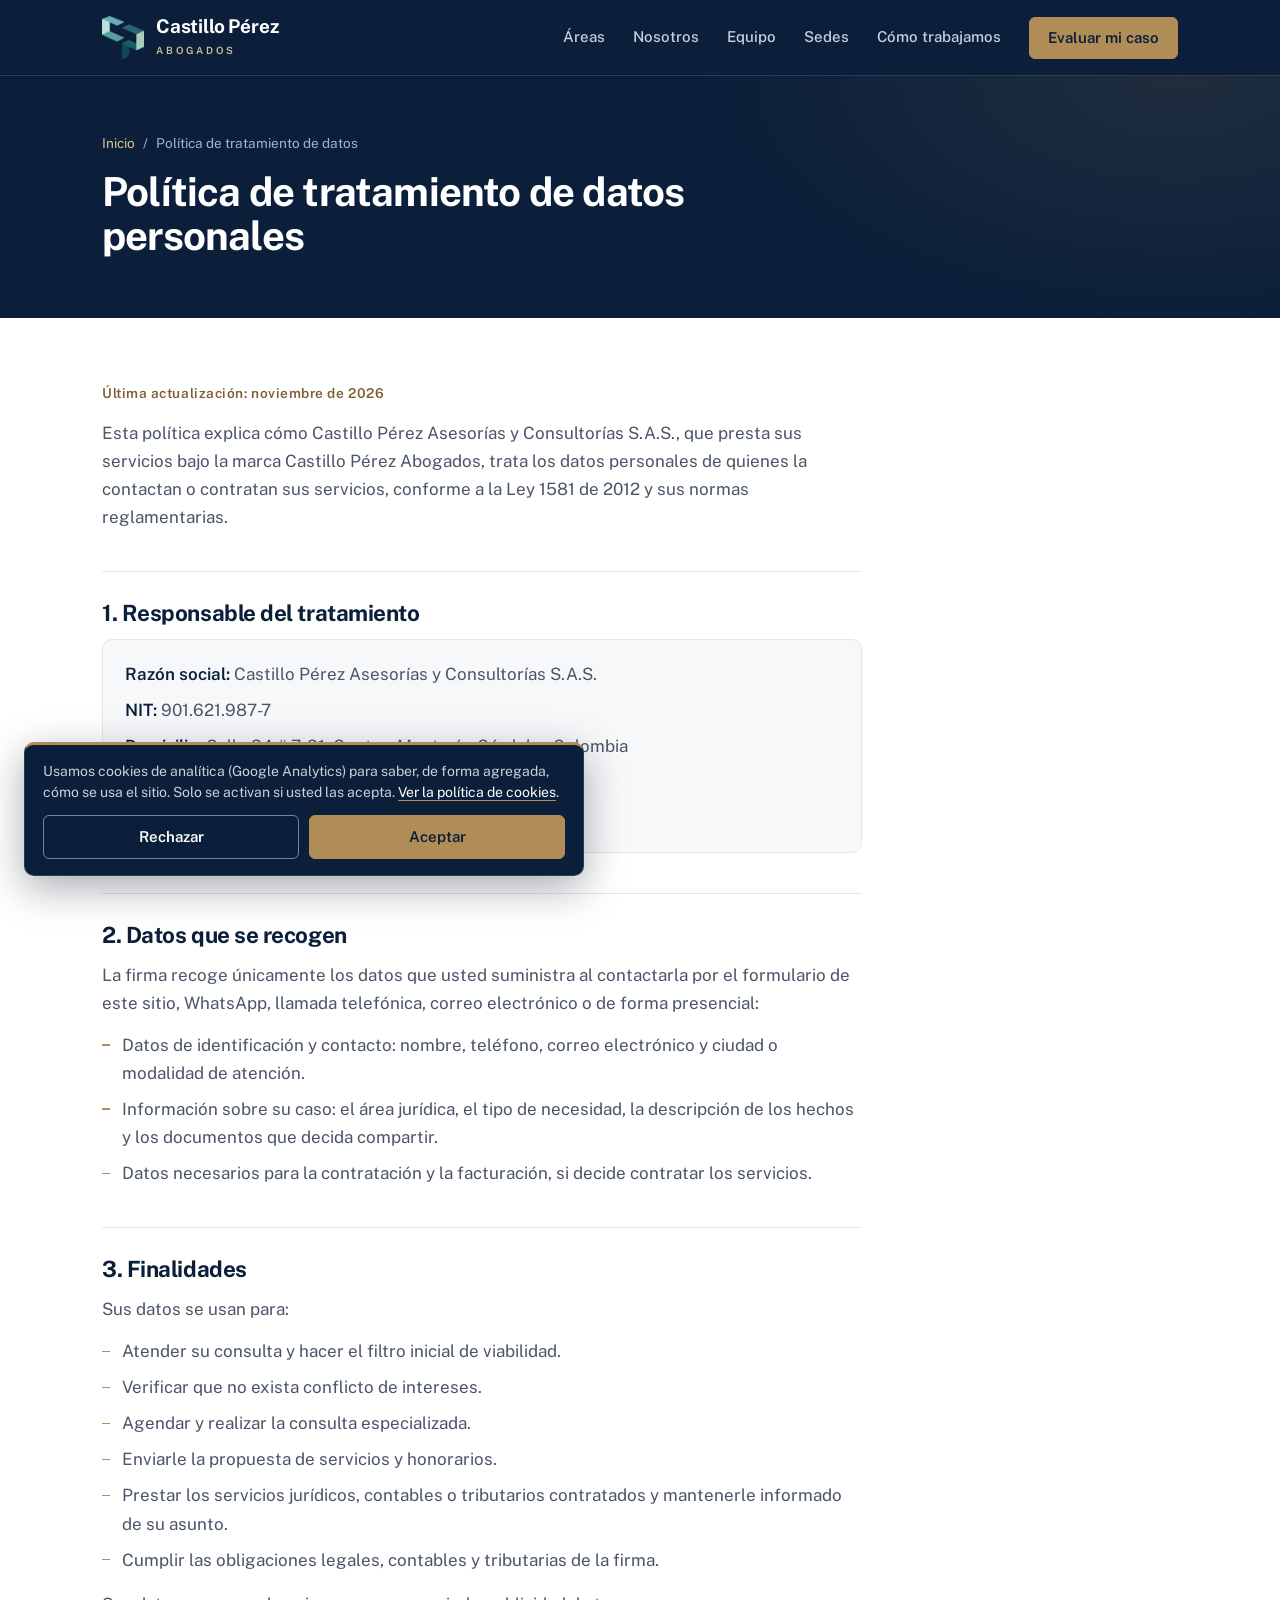
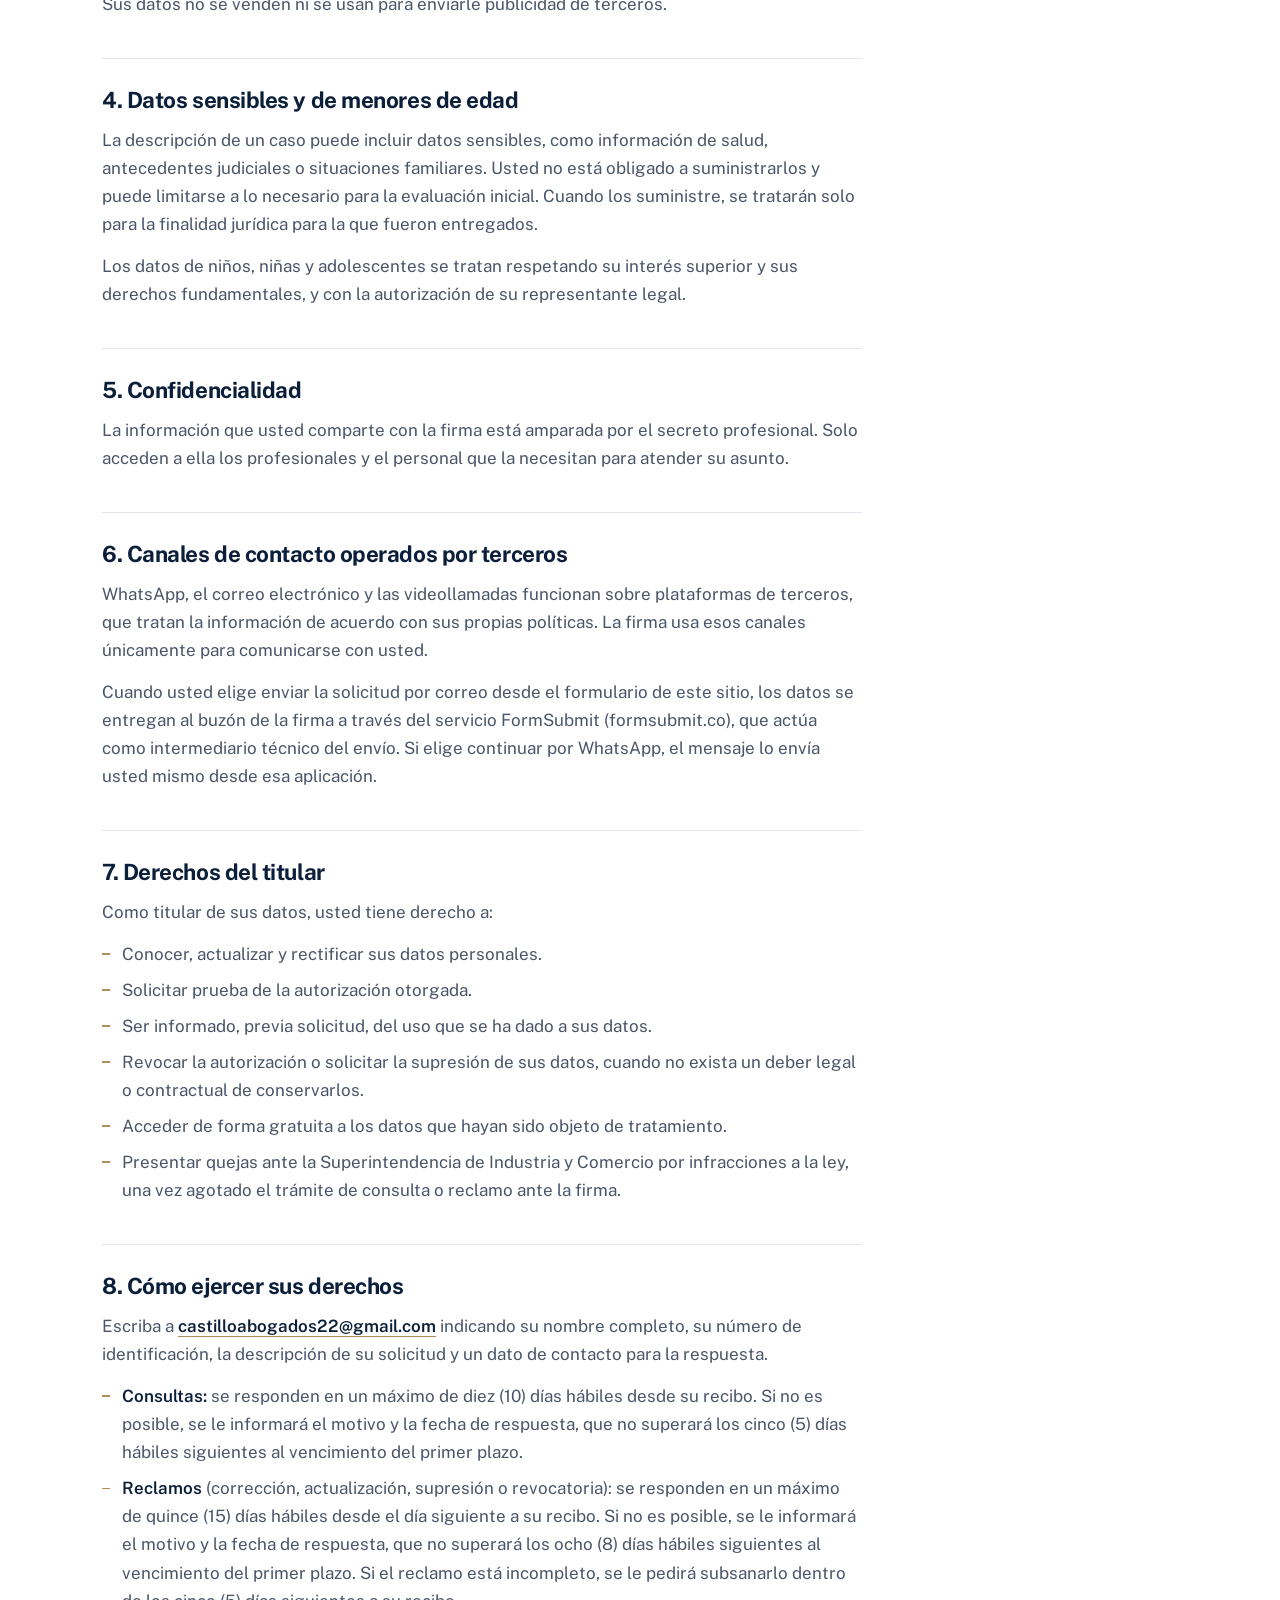
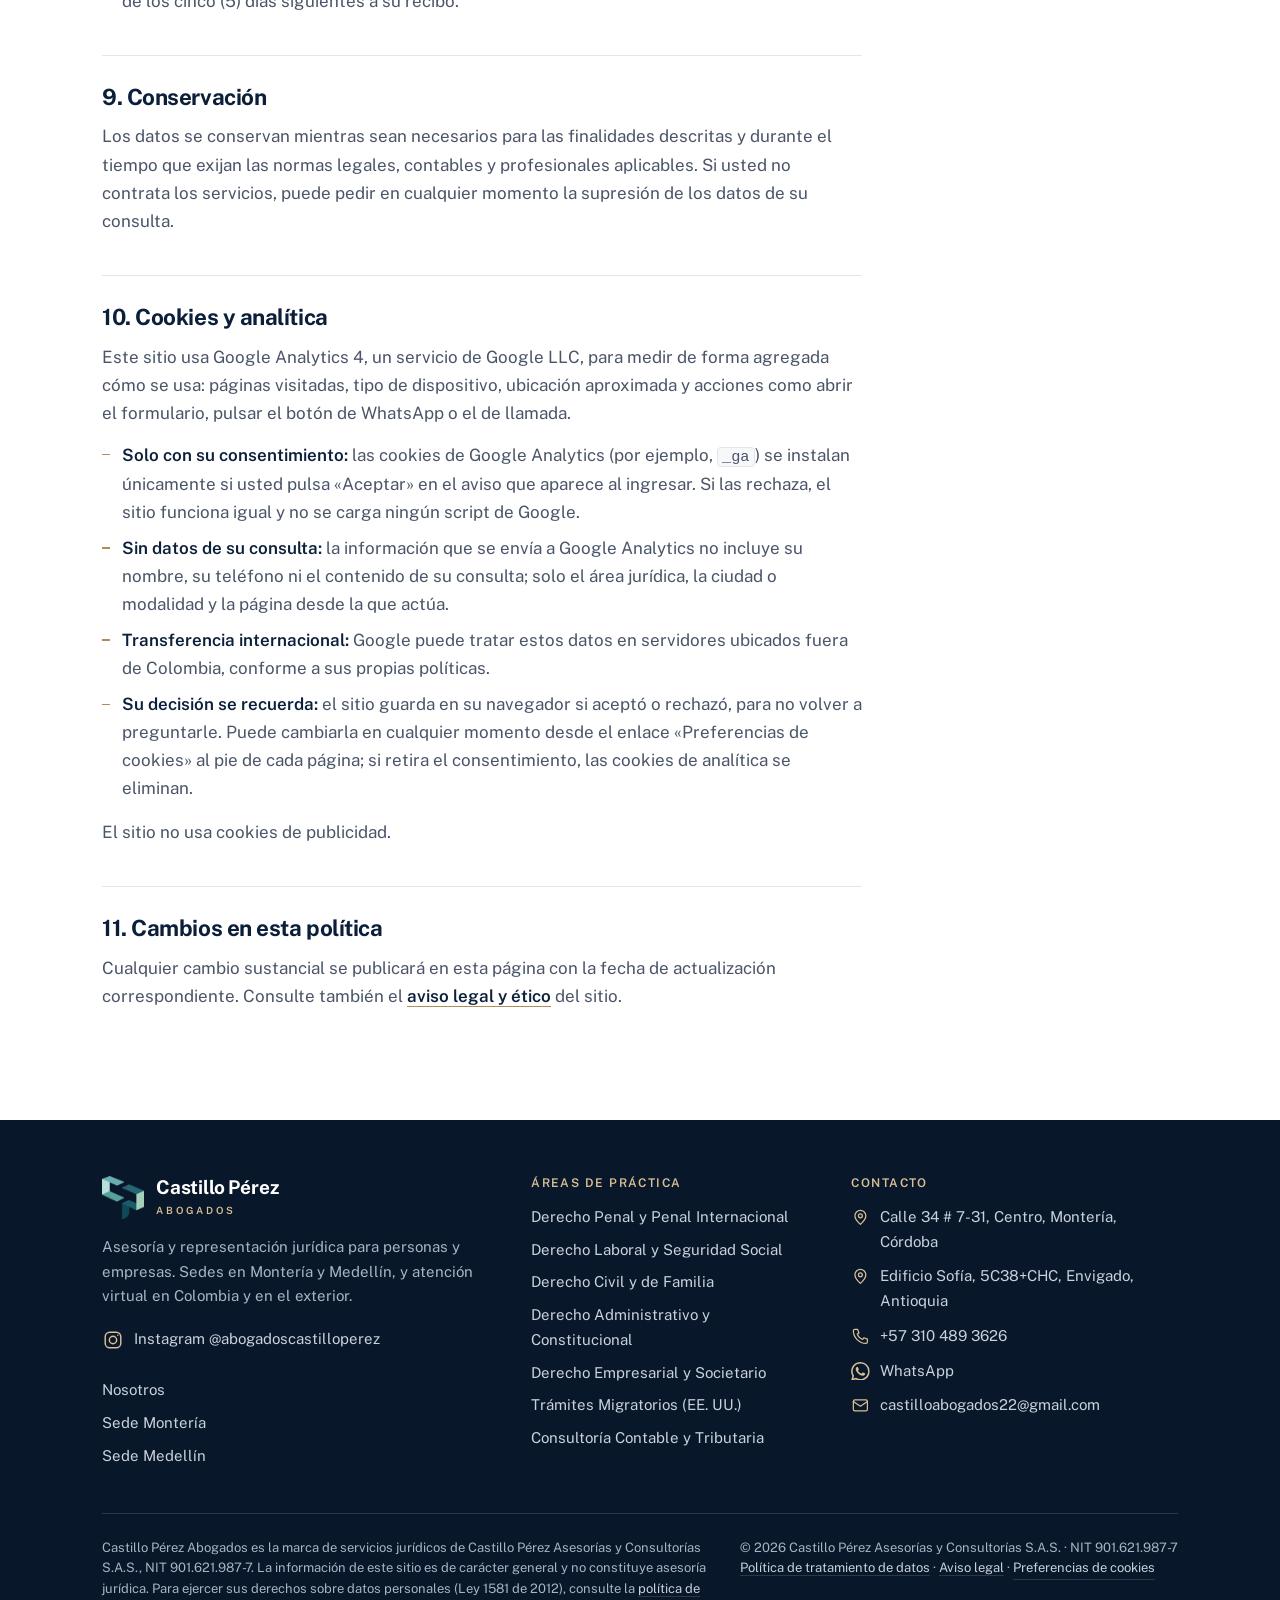
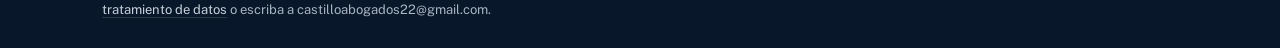
<file: politica-de-privacidad/index.html>
<!DOCTYPE html>
<html lang="es-CO">
<head>
<meta charset="UTF-8">
<meta name="viewport" content="width=device-width, initial-scale=1">
<title>Política de tratamiento de datos | Castillo Pérez Abogados</title>
<meta name="description" content="Política de tratamiento de datos personales de Castillo Pérez Asesorías y Consultorías S.A.S., NIT 901.621.987-7, conforme a la Ley 1581 de 2012.">
<link rel="canonical" href="https://castilloperezabogados.com/politica-de-privacidad/">
<meta name="theme-color" content="#0B1F3A">

<meta property="og:site_name" content="Castillo Pérez Abogados">
<meta property="og:type" content="website">
<meta property="og:locale" content="es_CO">
<meta property="og:title" content="Política de tratamiento de datos | Castillo Pérez Abogados">
<meta property="og:description" content="Política de tratamiento de datos personales de Castillo Pérez Asesorías y Consultorías S.A.S., NIT 901.621.987-7, conforme a la Ley 1581 de 2012.">
<meta property="og:url" content="https://castilloperezabogados.com/politica-de-privacidad/">
<meta property="og:image" content="https://castilloperezabogados.com/assets/img/og-castillo-perez.jpg">
<meta property="og:image:width" content="1200">
<meta property="og:image:height" content="630">
<meta name="twitter:card" content="summary_large_image">

<link rel="icon" href="/favicon.ico?v=2" sizes="any">
<link rel="icon" href="/assets/img/favicon-48.png?v=2" sizes="48x48" type="image/png">
<link rel="icon" href="/assets/img/favicon-96.png?v=2" sizes="96x96" type="image/png">
<link rel="apple-touch-icon" href="/assets/img/apple-touch-icon.png">

<link rel="preload" href="/assets/fonts/public-sans-latin-400-normal.woff2" as="font" type="font/woff2" crossorigin>
<link rel="preload" href="/assets/fonts/public-sans-latin-700-normal.woff2" as="font" type="font/woff2" crossorigin>
<link rel="stylesheet" href="/assets/css/base.css">
<link rel="stylesheet" href="/assets/css/layout.css">
<link rel="stylesheet" href="/assets/css/components.css">
<link rel="stylesheet" href="/assets/css/pages/interior.css">
<script type="application/ld+json">
{
 "@context": "https://schema.org",
 "@graph": [
  {
   "@type": "BreadcrumbList",
   "itemListElement": [
    {
     "@type": "ListItem",
     "position": 1,
     "name": "Inicio",
     "item": "https://castilloperezabogados.com/"
    },
    {
     "@type": "ListItem",
     "position": 2,
     "name": "Política de tratamiento de datos",
     "item": "https://castilloperezabogados.com/politica-de-privacidad/"
    }
   ]
  }
 ]
}
</script>
</head>
<body>
<a class="saltar" href="#contenido">Saltar al contenido</a>

<!-- Iconos reutilizables -->
<svg xmlns="http://www.w3.org/2000/svg" width="0" height="0" style="position:absolute" aria-hidden="true">
  <symbol id="i-wa" viewBox="0 0 24 24"><path d="M17.472 14.382c-.297-.149-1.758-.867-2.03-.967-.273-.099-.471-.148-.67.15-.197.297-.767.966-.94 1.164-.173.199-.347.223-.644.075-.297-.15-1.255-.463-2.39-1.475-.883-.788-1.48-1.761-1.653-2.059-.173-.297-.018-.458.13-.606.134-.133.298-.347.446-.52.149-.174.198-.298.298-.497.099-.198.05-.371-.025-.52-.075-.149-.669-1.612-.916-2.207-.242-.579-.487-.5-.669-.51-.173-.008-.371-.01-.57-.01-.198 0-.52.074-.792.372-.272.297-1.04 1.016-1.04 2.479 0 1.462 1.065 2.875 1.213 3.074.149.198 2.096 3.2 5.077 4.487.709.306 1.262.489 1.694.625.712.227 1.36.195 1.871.118.571-.085 1.758-.719 2.006-1.413.248-.694.248-1.289.173-1.413-.074-.124-.272-.198-.57-.347m-5.421 7.403h-.004a9.87 9.87 0 01-5.031-1.378l-.361-.214-3.741.982.998-3.648-.235-.374a9.86 9.86 0 01-1.51-5.26c.001-5.45 4.436-9.884 9.888-9.884 2.64 0 5.122 1.03 6.988 2.898a9.825 9.825 0 012.893 6.994c-.003 5.45-4.437 9.884-9.885 9.884m8.413-18.297A11.815 11.815 0 0012.05 0C5.495 0 .16 5.335.157 11.892c0 2.096.547 4.142 1.588 5.945L.057 24l6.305-1.654a11.882 11.882 0 005.683 1.448h.005c6.554 0 11.89-5.335 11.893-11.893a11.821 11.821 0 00-3.48-8.413z"/></symbol>
  <symbol id="i-telefono" viewBox="0 0 24 24"><path d="M5 3h3.5l1.7 4.6-2.2 1.5a12 12 0 0 0 6.9 6.9l1.5-2.2L21 15.5V19a2 2 0 0 1-2 2C10.7 21 3 13.3 3 5a2 2 0 0 1 2-2z"/></symbol>
  <symbol id="i-correo" viewBox="0 0 24 24"><rect x="3" y="5" width="18" height="14" rx="2"/><path d="M3 7l9 6 9-6"/></symbol>
  <symbol id="i-lugar" viewBox="0 0 24 24"><path d="M12 21s7-6.2 7-11a7 7 0 1 0-14 0c0 4.8 7 11 7 11z"/><circle cx="12" cy="10" r="2.5"/></symbol>
  <symbol id="i-video" viewBox="0 0 24 24"><rect x="3" y="6" width="13" height="12" rx="2"/><path d="M16 10l5-3v10l-5-3"/></symbol>
  <symbol id="i-check" viewBox="0 0 24 24"><path d="M5 12.5l4.5 4.5L19 7.5"/></symbol>
  <symbol id="i-flecha" viewBox="0 0 24 24"><path d="M5 12h14M13 6l6 6-6 6"/></symbol>
  <symbol id="i-abajo" viewBox="0 0 24 24"><path d="M6 9l6 6 6-6"/></symbol>
  <symbol id="i-estrella" viewBox="0 0 24 24"><path d="M12 3.5l2.6 5.4 5.9.8-4.3 4.1 1 5.8L12 16.9l-5.2 2.7 1-5.8L3.5 9.7l5.9-.8L12 3.5z"/></symbol>
  <symbol id="i-persona" viewBox="0 0 24 24"><circle cx="12" cy="8" r="4"/><path d="M4 21a8 8 0 0 1 16 0"/></symbol>
  <symbol id="i-empresa" viewBox="0 0 24 24"><rect x="4" y="3" width="16" height="18" rx="1.5"/><path d="M9 8h1M14 8h1M9 12h1M14 12h1M10 21v-4h4v4"/></symbol>
  <symbol id="i-balanza" viewBox="0 0 24 24"><path d="M12 3v18M7 21h10M5 7h14M5 7l-3 7a3 3 0 0 0 6 0L5 7zM19 7l-3 7a3 3 0 0 0 6 0l-3-7z"/></symbol>
  <symbol id="i-maletin" viewBox="0 0 24 24"><rect x="3" y="7" width="18" height="13" rx="2"/><path d="M9 7V5a2 2 0 0 1 2-2h2a2 2 0 0 1 2 2v2M3 13h18"/></symbol>
  <symbol id="i-escudo" viewBox="0 0 24 24"><path d="M12 3l8 3v6c0 4.5-3.2 8-8 9-4.8-1-8-4.5-8-9V6l8-3z"/><path d="M9 12l2 2 4-4"/></symbol>
  <symbol id="i-familia" viewBox="0 0 24 24"><circle cx="9" cy="8" r="3.5"/><path d="M2.5 20a6.5 6.5 0 0 1 13 0M16 4.6a3.5 3.5 0 0 1 0 6.8M18 14.2a6.5 6.5 0 0 1 3.5 5.8"/></symbol>
  <symbol id="i-documento" viewBox="0 0 24 24"><path d="M14 3H7a2 2 0 0 0-2 2v14a2 2 0 0 0 2 2h10a2 2 0 0 0 2-2V8l-5-5z"/><path d="M14 3v5h5M9 13h6M9 17h6"/></symbol>
  <symbol id="i-estado" viewBox="0 0 24 24"><path d="M3 21h18M5 21V10M9.5 21V10M14.5 21V10M19 21V10M2.5 10h19L12 3 2.5 10z"/></symbol>
  <symbol id="i-calculo" viewBox="0 0 24 24"><rect x="5" y="3" width="14" height="18" rx="2"/><path d="M8.5 7.5h7M8.5 12h.01M12 12h.01M15.5 12h.01M8.5 16h.01M12 16h.01M15.5 16h.01"/></symbol>
  <symbol id="i-reloj" viewBox="0 0 24 24"><circle cx="12" cy="12" r="9"/><path d="M12 7v5l3 2"/></symbol>
  <symbol id="i-instagram" viewBox="0 0 24 24"><rect x="3.5" y="3.5" width="17" height="17" rx="5"/><circle cx="12" cy="12" r="4"/><path d="M17.2 6.8h.01"/></symbol>
  <symbol id="i-mundo" viewBox="0 0 24 24"><circle cx="12" cy="12" r="9"/><path d="M3 12h18M12 3c2.8 3 2.8 15 0 18M12 3c-2.8 3-2.8 15 0 18"/></symbol>
</svg>

<!-- ENCABEZADO -->
<header id="navbar">
  <div class="contenedor nav-interior">
    <a class="marca" href="/" aria-label="Castillo Pérez Abogados, inicio">
      <img src="/assets/img/logo-castillo-perez.webp" width="95" height="96" alt="">
      <span>
        <span class="marca-nombre">Castillo Pérez</span>
        <span class="marca-sub">Abogados</span>
      </span>
    </a>
    <nav aria-label="Principal">
      <ul class="nav-links" id="navLinks">
        <li><a href="/#servicios">Áreas</a></li>
        <li><a href="/nosotros/">Nosotros</a></li>
        <li><a href="/#equipo">Equipo</a></li>
        <li><a href="/#sedes">Sedes</a></li>
        <li><a href="/#proceso">Cómo trabajamos</a></li>
        <li><a class="btn btn--bronce" href="https://wa.me/573104893626?text=Hola%2C%20quiero%20solicitar%20la%20evaluaci%C3%B3n%20de%20mi%20caso.%20Escribo%20desde%20la%20p%C3%A1gina%20de%20pol%C3%ADtica%20de%20datos." target="_blank" rel="noopener" data-cta="encabezado">Evaluar mi caso</a></li>
      </ul>
    </nav>
    <button class="nav-hamburger" type="button" aria-label="Abrir menú" aria-expanded="false" aria-controls="navLinks"><span></span><span></span><span></span></button>
  </div>
</header>

<main id="contenido">
  <div class="cabecera-pagina">
    <div class="contenedor">
      <nav class="migas" aria-label="Ruta de navegación"><a href="/">Inicio</a><span aria-hidden="true">/</span><span>Política de tratamiento de datos</span></nav>
      <h1>Política de tratamiento de datos personales</h1>
    </div>
  </div>
<div class="contenedor">
    <article class="prosa">
      <p class="prosa-fecha">Última actualización: noviembre de 2026</p>

      <p>Esta política explica cómo Castillo Pérez Asesorías y Consultorías S.A.S., que presta sus servicios bajo la marca Castillo Pérez Abogados, trata los datos personales de quienes la contactan o contratan sus servicios, conforme a la Ley 1581 de 2012 y sus normas reglamentarias.</p>

      <h2>1. Responsable del tratamiento</h2>
      <ul class="prosa-datos">
        <li><strong>Razón social:</strong> Castillo Pérez Asesorías y Consultorías S.A.S.</li>
        <li><strong>NIT:</strong> 901.621.987-7</li>
        <li><strong>Domicilio:</strong> Calle 34 # 7-31, Centro, Montería, Córdoba, Colombia</li>
        <li><strong>Correo electrónico:</strong> <a href="mailto:castilloabogados22@gmail.com">castilloabogados22@gmail.com</a></li>
        <li><strong>Teléfono:</strong> <a href="tel:+573104893626">+57 310 489 3626</a></li>
      </ul>

      <h2>2. Datos que se recogen</h2>
      <p>La firma recoge únicamente los datos que usted suministra al contactarla por el formulario de este sitio, WhatsApp, llamada telefónica, correo electrónico o de forma presencial:</p>
      <ul>
        <li>Datos de identificación y contacto: nombre, teléfono, correo electrónico y ciudad o modalidad de atención.</li>
        <li>Información sobre su caso: el área jurídica, el tipo de necesidad, la descripción de los hechos y los documentos que decida compartir.</li>
        <li>Datos necesarios para la contratación y la facturación, si decide contratar los servicios.</li>
      </ul>

      <h2>3. Finalidades</h2>
      <p>Sus datos se usan para:</p>
      <ul>
        <li>Atender su consulta y hacer el filtro inicial de viabilidad.</li>
        <li>Verificar que no exista conflicto de intereses.</li>
        <li>Agendar y realizar la consulta especializada.</li>
        <li>Enviarle la propuesta de servicios y honorarios.</li>
        <li>Prestar los servicios jurídicos, contables o tributarios contratados y mantenerle informado de su asunto.</li>
        <li>Cumplir las obligaciones legales, contables y tributarias de la firma.</li>
      </ul>
      <p>Sus datos no se venden ni se usan para enviarle publicidad de terceros.</p>

      <h2>4. Datos sensibles y de menores de edad</h2>
      <p>La descripción de un caso puede incluir datos sensibles, como información de salud, antecedentes judiciales o situaciones familiares. Usted no está obligado a suministrarlos y puede limitarse a lo necesario para la evaluación inicial. Cuando los suministre, se tratarán solo para la finalidad jurídica para la que fueron entregados.</p>
      <p>Los datos de niños, niñas y adolescentes se tratan respetando su interés superior y sus derechos fundamentales, y con la autorización de su representante legal.</p>

      <h2>5. Confidencialidad</h2>
      <p>La información que usted comparte con la firma está amparada por el secreto profesional. Solo acceden a ella los profesionales y el personal que la necesitan para atender su asunto.</p>

      <h2>6. Canales de contacto operados por terceros</h2>
      <p>WhatsApp, el correo electrónico y las videollamadas funcionan sobre plataformas de terceros, que tratan la información de acuerdo con sus propias políticas. La firma usa esos canales únicamente para comunicarse con usted.</p>
      <p>Cuando usted elige enviar la solicitud por correo desde el formulario de este sitio, los datos se entregan al buzón de la firma a través del servicio FormSubmit (formsubmit.co), que actúa como intermediario técnico del envío. Si elige continuar por WhatsApp, el mensaje lo envía usted mismo desde esa aplicación.</p>

      <h2>7. Derechos del titular</h2>
      <p>Como titular de sus datos, usted tiene derecho a:</p>
      <ul>
        <li>Conocer, actualizar y rectificar sus datos personales.</li>
        <li>Solicitar prueba de la autorización otorgada.</li>
        <li>Ser informado, previa solicitud, del uso que se ha dado a sus datos.</li>
        <li>Revocar la autorización o solicitar la supresión de sus datos, cuando no exista un deber legal o contractual de conservarlos.</li>
        <li>Acceder de forma gratuita a los datos que hayan sido objeto de tratamiento.</li>
        <li>Presentar quejas ante la Superintendencia de Industria y Comercio por infracciones a la ley, una vez agotado el trámite de consulta o reclamo ante la firma.</li>
      </ul>

      <h2>8. Cómo ejercer sus derechos</h2>
      <p>Escriba a <a href="mailto:castilloabogados22@gmail.com">castilloabogados22@gmail.com</a> indicando su nombre completo, su número de identificación, la descripción de su solicitud y un dato de contacto para la respuesta.</p>
      <ul>
        <li><strong>Consultas:</strong> se responden en un máximo de diez (10) días hábiles desde su recibo. Si no es posible, se le informará el motivo y la fecha de respuesta, que no superará los cinco (5) días hábiles siguientes al vencimiento del primer plazo.</li>
        <li><strong>Reclamos</strong> (corrección, actualización, supresión o revocatoria): se responden en un máximo de quince (15) días hábiles desde el día siguiente a su recibo. Si no es posible, se le informará el motivo y la fecha de respuesta, que no superará los ocho (8) días hábiles siguientes al vencimiento del primer plazo. Si el reclamo está incompleto, se le pedirá subsanarlo dentro de los cinco (5) días siguientes a su recibo.</li>
      </ul>

      <h2>9. Conservación</h2>
      <p>Los datos se conservan mientras sean necesarios para las finalidades descritas y durante el tiempo que exijan las normas legales, contables y profesionales aplicables. Si usted no contrata los servicios, puede pedir en cualquier momento la supresión de los datos de su consulta.</p>

      <h2 id="cookies">10. Cookies y analítica</h2>
      <p>Este sitio usa Google Analytics 4, un servicio de Google LLC, para medir de forma agregada cómo se usa: páginas visitadas, tipo de dispositivo, ubicación aproximada y acciones como abrir el formulario, pulsar el botón de WhatsApp o el de llamada.</p>
      <ul>
        <li><strong>Solo con su consentimiento:</strong> las cookies de Google Analytics (por ejemplo, <code>_ga</code>) se instalan únicamente si usted pulsa «Aceptar» en el aviso que aparece al ingresar. Si las rechaza, el sitio funciona igual y no se carga ningún script de Google.</li>
        <li><strong>Sin datos de su consulta:</strong> la información que se envía a Google Analytics no incluye su nombre, su teléfono ni el contenido de su consulta; solo el área jurídica, la ciudad o modalidad y la página desde la que actúa.</li>
        <li><strong>Transferencia internacional:</strong> Google puede tratar estos datos en servidores ubicados fuera de Colombia, conforme a sus propias políticas.</li>
        <li><strong>Su decisión se recuerda:</strong> el sitio guarda en su navegador si aceptó o rechazó, para no volver a preguntarle. Puede cambiarla en cualquier momento desde el enlace «Preferencias de cookies» al pie de cada página; si retira el consentimiento, las cookies de analítica se eliminan.</li>
      </ul>
      <p>El sitio no usa cookies de publicidad.</p>

      <h2>11. Cambios en esta política</h2>
      <p>Cualquier cambio sustancial se publicará en esta página con la fecha de actualización correspondiente. Consulte también el <a href="/aviso-legal/">aviso legal y ético</a> del sitio.</p>
    </article>
  </div>
</main>

<!-- PIE -->
<footer class="pie">
  <div class="contenedor">
    <div class="pie-rejilla">
      <div>
        <a class="marca" href="/" aria-label="Castillo Pérez Abogados, inicio">
          <img src="/assets/img/logo-castillo-perez.webp" width="95" height="96" alt="" loading="lazy">
          <span>
            <span class="marca-nombre">Castillo Pérez</span>
            <span class="marca-sub">Abogados</span>
          </span>
        </a>
        <p class="pie-desc">Asesoría y representación jurídica para personas y empresas. Sedes en Montería y Medellín, y atención virtual en Colombia y en el exterior.</p>
        <a class="pie-red" href="https://www.instagram.com/abogadoscastilloperez/" target="_blank" rel="noopener noreferrer" data-cta="pie"><svg class="ico" aria-hidden="true"><use href="#i-instagram"/></svg><span>Instagram <span class="solo-lectores">de Castillo Pérez Abogados</span>@abogadoscastilloperez</span></a>
        <ul class="pie-lista pie-firma">
          <li><a href="/nosotros/">Nosotros</a></li>
          <li><a href="/abogados-monteria/">Sede Montería</a></li>
          <li><a href="/abogados-medellin/">Sede Medellín</a></li>
        </ul>
      </div>
      <div>
        <h2 class="pie-titulo">Áreas de práctica</h2>
        <ul class="pie-lista">
          <li><a href="/derecho-penal/">Derecho Penal y Penal Internacional</a></li>
          <li><a href="/derecho-laboral/">Derecho Laboral y Seguridad Social</a></li>
          <li><a href="/derecho-civil-y-familia/">Derecho Civil y de Familia</a></li>
          <li><a href="/derecho-administrativo/">Derecho Administrativo y Constitucional</a></li>
          <li><a href="/derecho-empresarial/">Derecho Empresarial y Societario</a></li>
          <li><a href="/tramites-migratorios/">Trámites Migratorios (EE.&nbsp;UU.)</a></li>
          <li><a href="/consultoria-tributaria/">Consultoría Contable y Tributaria</a></li>
        </ul>
      </div>
      <div>
        <h2 class="pie-titulo">Contacto</h2>
        <ul class="pie-contacto">
          <li><svg class="ico" aria-hidden="true"><use href="#i-lugar"/></svg><a href="/abogados-monteria/">Calle 34 # 7-31, Centro, Montería, Córdoba</a></li>
          <li><svg class="ico" aria-hidden="true"><use href="#i-lugar"/></svg><a href="/abogados-medellin/">Edificio Sofía, 5C38+CHC, Envigado, Antioquia</a></li>
          <li><svg class="ico" aria-hidden="true"><use href="#i-telefono"/></svg><a href="tel:+573104893626" data-cta="pie">+57 310 489 3626</a></li>
          <li><svg class="ico ico--relleno" aria-hidden="true"><use href="#i-wa"/></svg><a href="https://wa.me/573104893626?text=Hola%2C%20quiero%20solicitar%20la%20evaluaci%C3%B3n%20de%20mi%20caso.%20Escribo%20desde%20la%20p%C3%A1gina%20de%20pol%C3%ADtica%20de%20datos." target="_blank" rel="noopener" data-cta="pie">WhatsApp</a></li>
          <li><svg class="ico" aria-hidden="true"><use href="#i-correo"/></svg><a href="mailto:castilloabogados22@gmail.com" data-cta="pie">castilloabogados22@gmail.com</a></li>
        </ul>
      </div>
    </div>
    <div class="pie-legal">
      <p>Castillo Pérez Abogados es la marca de servicios jurídicos de Castillo Pérez Asesorías y Consultorías S.A.S., NIT 901.621.987-7. La información de este sitio es de carácter general y no constituye asesoría jurídica. Para ejercer sus derechos sobre datos personales (Ley 1581 de 2012), consulte la <a href="/politica-de-privacidad/">política de tratamiento de datos</a> o escriba a castilloabogados22@gmail.com.</p>
      <p>© 2026 Castillo Pérez Asesorías y Consultorías S.A.S. · NIT 901.621.987-7<br><a href="/politica-de-privacidad/">Política de tratamiento de datos</a> · <a href="/aviso-legal/">Aviso legal</a> · <button type="button" class="pie-cookies" data-cookies>Preferencias de cookies</button></p>
    </div>
  </div>
</footer>

<!-- Barra de contacto fija en móvil -->
<div class="barra-movil">
  <a class="btn btn--whatsapp" href="https://wa.me/573104893626?text=Hola%2C%20quiero%20solicitar%20la%20evaluaci%C3%B3n%20de%20mi%20caso.%20Escribo%20desde%20la%20p%C3%A1gina%20de%20pol%C3%ADtica%20de%20datos." target="_blank" rel="noopener" data-cta="barra_movil">
    <svg class="ico ico--relleno" aria-hidden="true"><use href="#i-wa"/></svg>WhatsApp
  </a>
  <a class="btn btn--marino" href="tel:+573104893626" data-cta="barra_movil">
    <svg class="ico" aria-hidden="true"><use href="#i-telefono"/></svg>Llamar
  </a>
</div>

<script src="/assets/js/consentimiento.js" defer></script>
<script src="/assets/js/analytics.js" defer></script>
<script src="/assets/js/whatsapp.js" defer></script>
<script src="/assets/js/precalificacion.js" defer></script>
<script src="/assets/js/nav.js" defer></script>
</body>
</html>
</file>
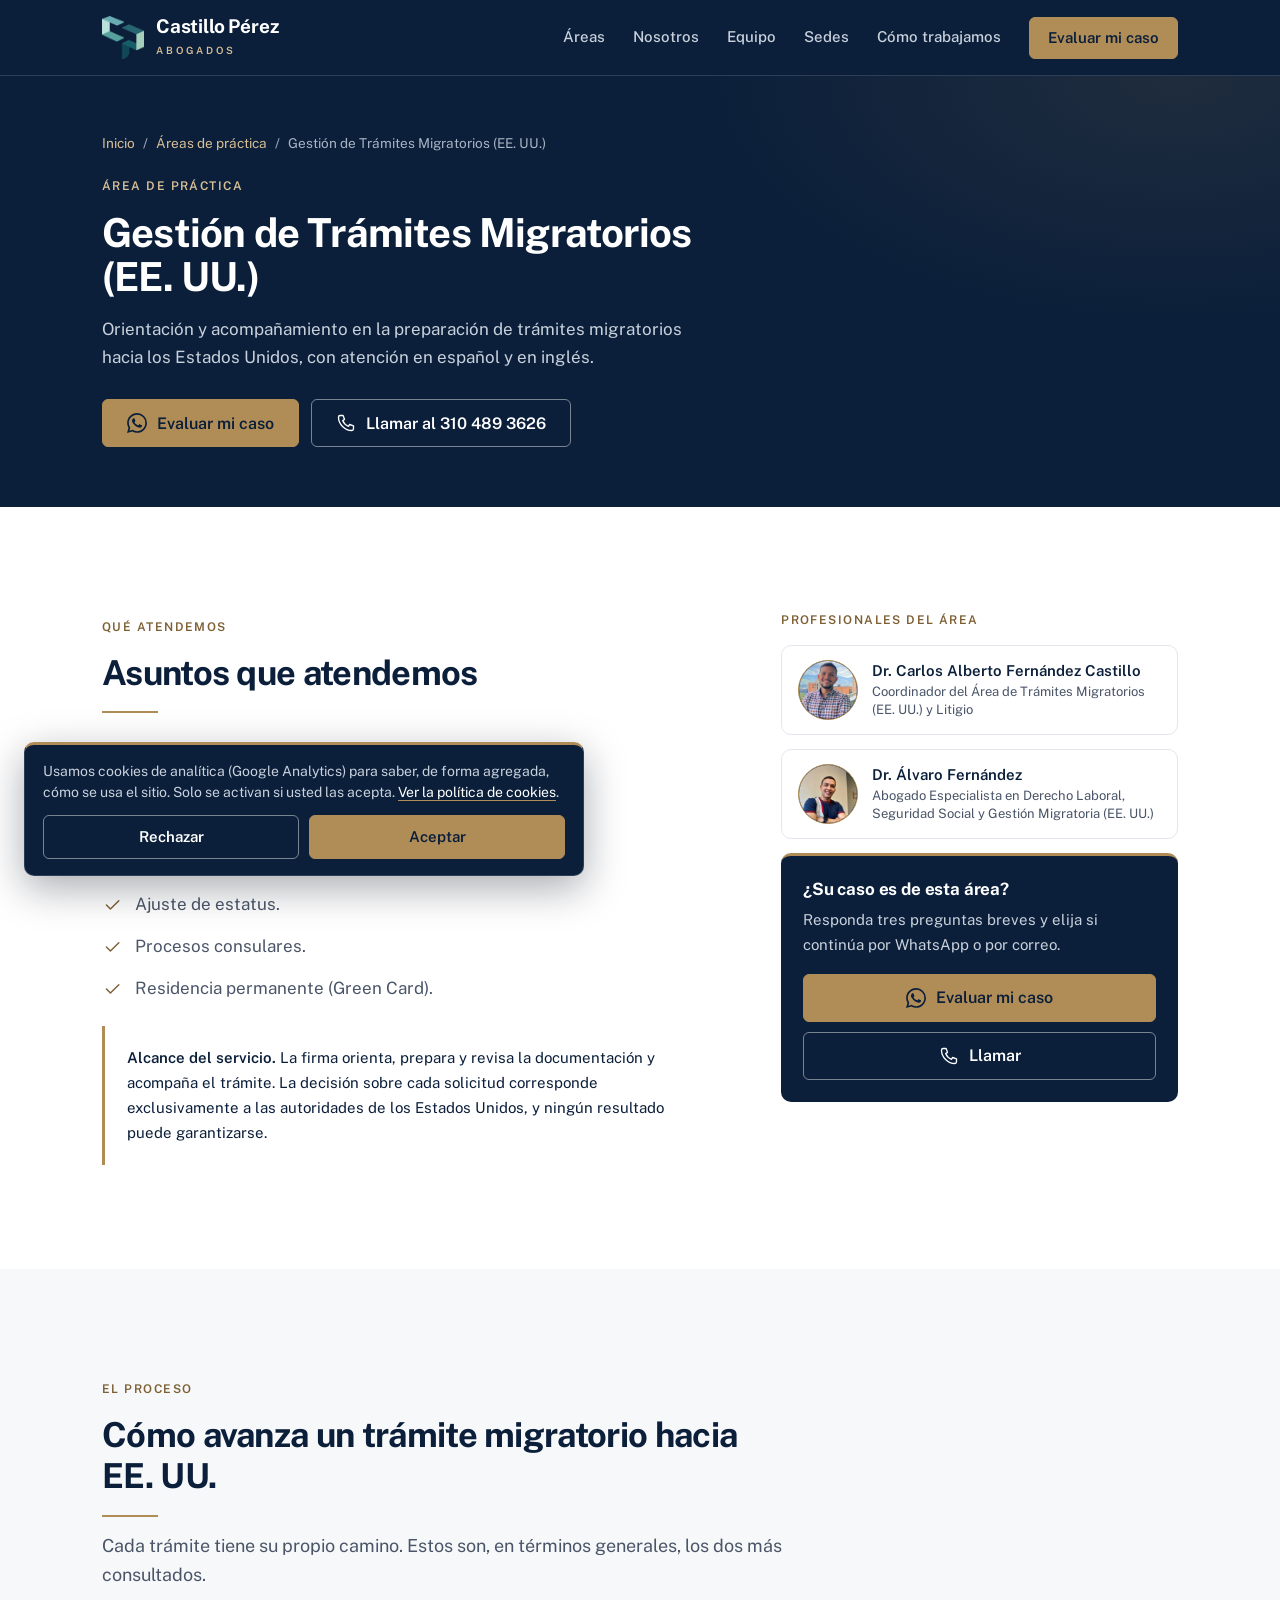
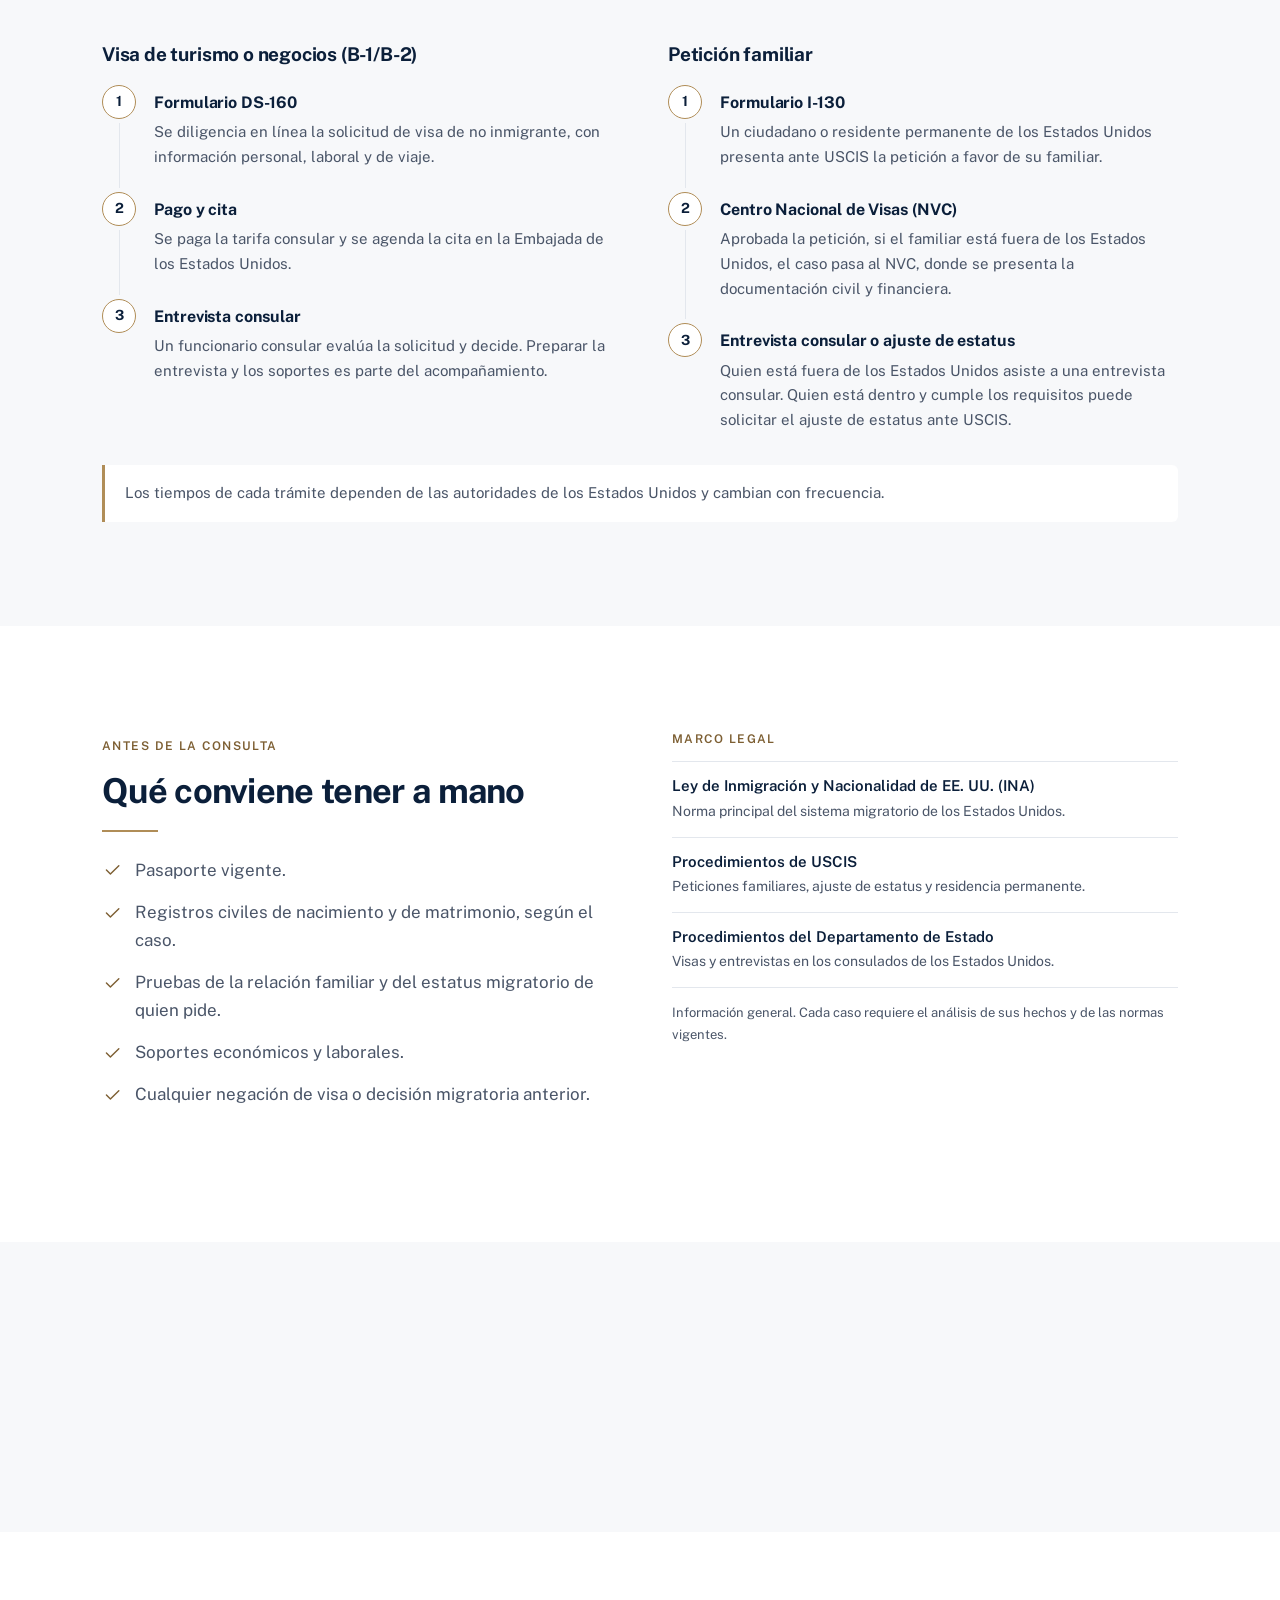
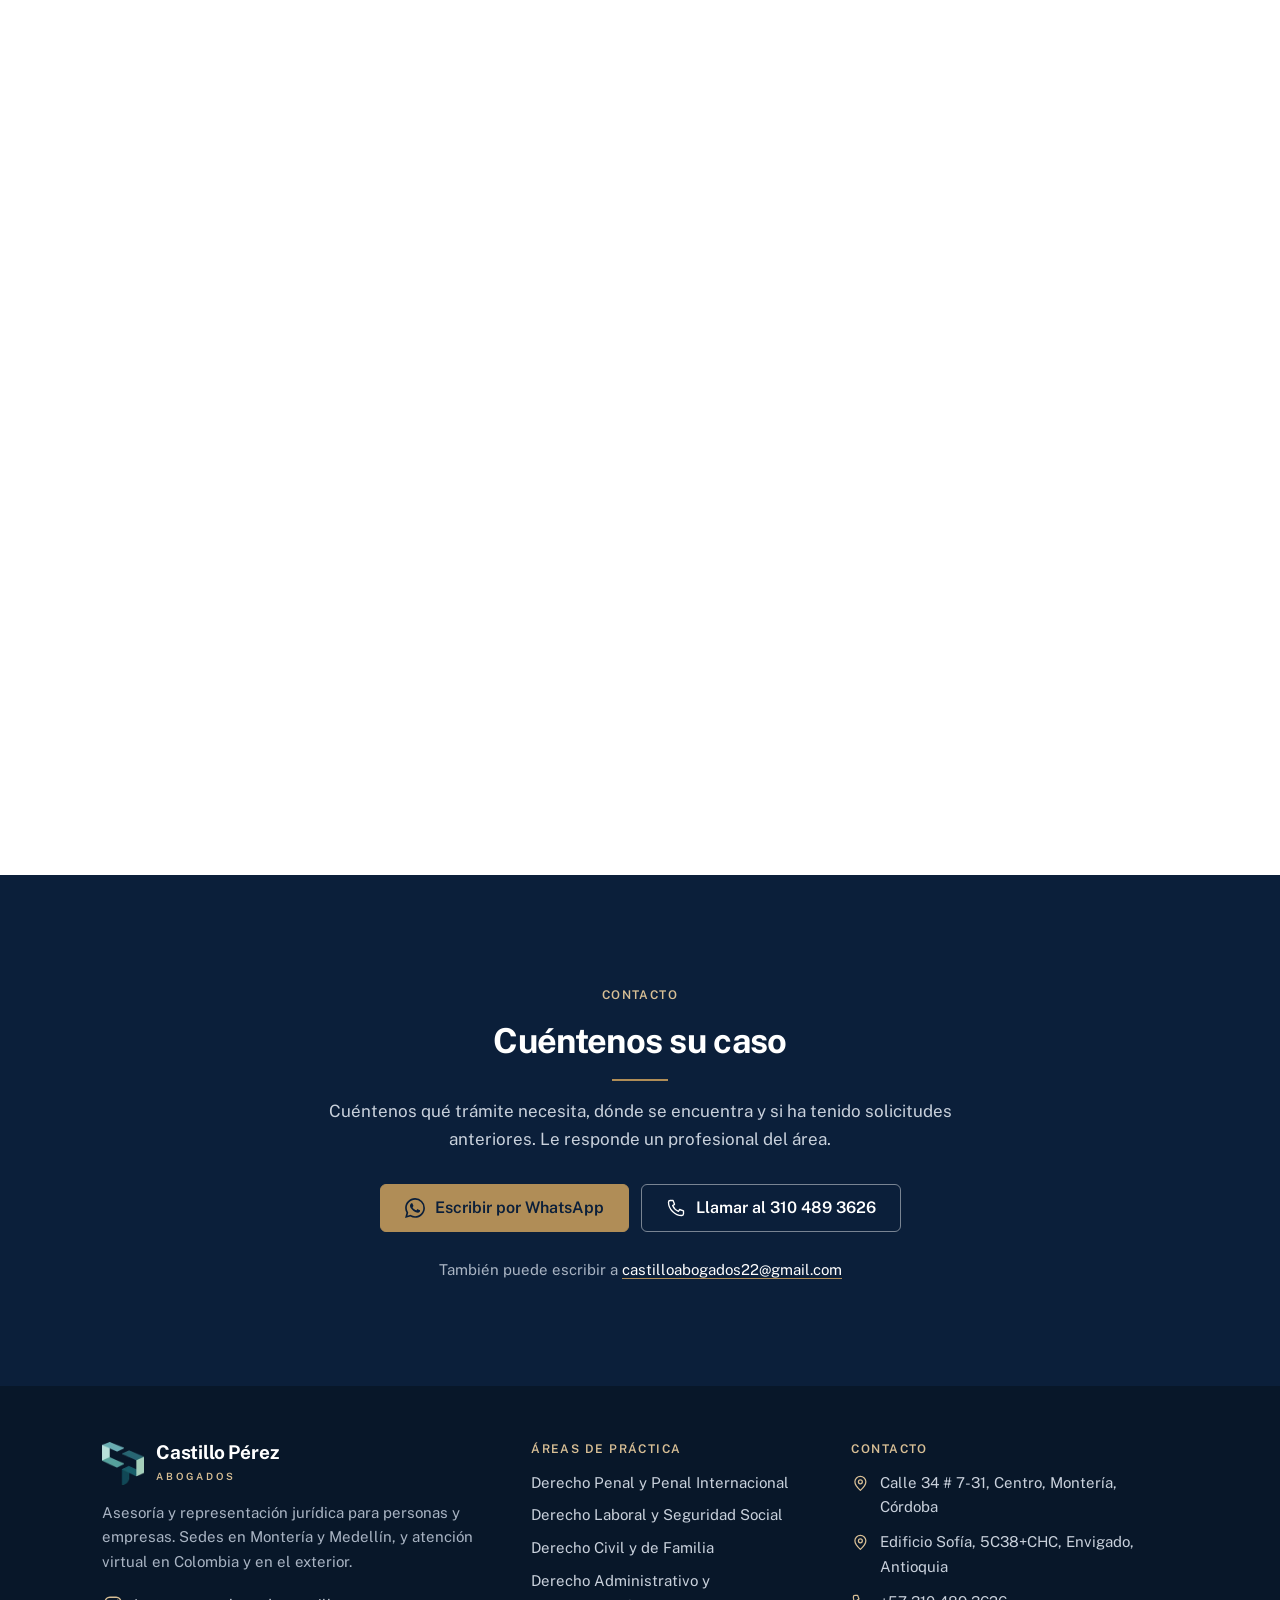
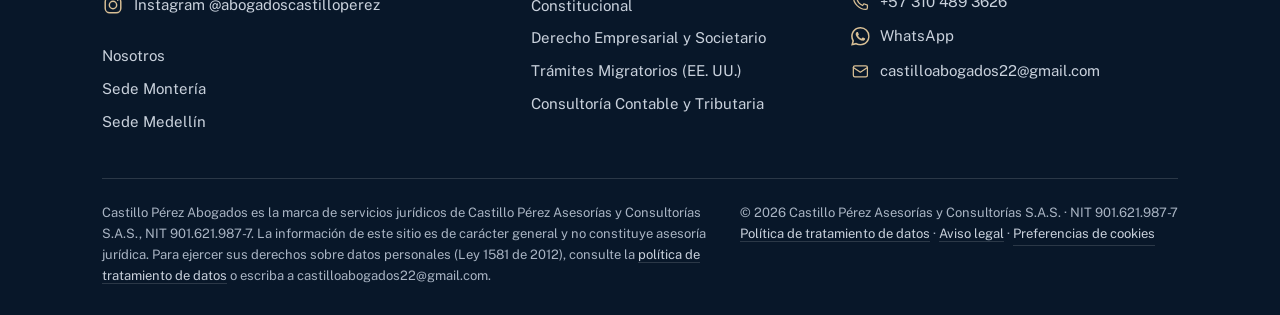
<file: tramites-migratorios/index.html>
<!DOCTYPE html>
<html lang="es-CO">
<head>
<meta charset="UTF-8">
<meta name="viewport" content="width=device-width, initial-scale=1">
<title>Trámites migratorios ante Estados Unidos | Castillo Pérez Abogados</title>
<meta name="description" content="Orientación y gestión documental de visas, peticiones familiares, ajuste de estatus, procesos consulares y residencia ante USCIS. Atención bilingüe, presencial y virtual.">
<link rel="canonical" href="https://castilloperezabogados.com/tramites-migratorios/">
<meta name="theme-color" content="#0B1F3A">

<meta property="og:site_name" content="Castillo Pérez Abogados">
<meta property="og:type" content="website">
<meta property="og:locale" content="es_CO">
<meta property="og:title" content="Trámites migratorios ante Estados Unidos | Castillo Pérez Abogados">
<meta property="og:description" content="Orientación y gestión documental de visas, peticiones familiares, ajuste de estatus, procesos consulares y residencia ante USCIS. Atención bilingüe, presencial y virtual.">
<meta property="og:url" content="https://castilloperezabogados.com/tramites-migratorios/">
<meta property="og:image" content="https://castilloperezabogados.com/assets/img/og-castillo-perez.jpg">
<meta property="og:image:width" content="1200">
<meta property="og:image:height" content="630">
<meta name="twitter:card" content="summary_large_image">

<link rel="icon" href="/favicon.ico?v=2" sizes="any">
<link rel="icon" href="/assets/img/favicon-48.png?v=2" sizes="48x48" type="image/png">
<link rel="icon" href="/assets/img/favicon-96.png?v=2" sizes="96x96" type="image/png">
<link rel="apple-touch-icon" href="/assets/img/apple-touch-icon.png">

<link rel="preload" href="/assets/fonts/public-sans-latin-400-normal.woff2" as="font" type="font/woff2" crossorigin>
<link rel="preload" href="/assets/fonts/public-sans-latin-700-normal.woff2" as="font" type="font/woff2" crossorigin>
<link rel="stylesheet" href="/assets/css/base.css">
<link rel="stylesheet" href="/assets/css/layout.css">
<link rel="stylesheet" href="/assets/css/components.css">
<link rel="stylesheet" href="/assets/css/pages/home.css">
<link rel="stylesheet" href="/assets/css/pages/interior.css">
<script type="application/ld+json">
{
 "@context": "https://schema.org",
 "@graph": [
  {
   "@type": "Service",
   "@id": "https://castilloperezabogados.com/tramites-migratorios/#servicio",
   "name": "Gestión de Trámites Migratorios (EE. UU.)",
   "serviceType": "Gestión de trámites migratorios ante Estados Unidos",
   "description": "Orientación y gestión documental de visas, peticiones familiares, ajuste de estatus, procesos consulares y residencia ante USCIS. Atención bilingüe, presencial y virtual.",
   "url": "https://castilloperezabogados.com/tramites-migratorios/",
   "provider": {
    "@id": "https://castilloperezabogados.com/#firma"
   },
   "areaServed": [
    {
     "@type": "City",
     "name": "Montería"
    },
    {
     "@type": "City",
     "name": "Medellín"
    },
    {
     "@type": "Country",
     "name": "Colombia"
    }
   ]
  },
  {
   "@type": "FAQPage",
   "@id": "https://castilloperezabogados.com/tramites-migratorios/#preguntas",
   "mainEntity": [
    {
     "@type": "Question",
     "name": "¿Qué trámites acompañan?",
     "acceptedAnswer": {
      "@type": "Answer",
      "text": "Solicitudes de visa, peticiones familiares (formulario I-130), ajuste de estatus, procesos consulares y residencia permanente (Green Card)."
     }
    },
    {
     "@type": "Question",
     "name": "¿Cuál es la diferencia entre el proceso consular y el ajuste de estatus?",
     "acceptedAnswer": {
      "@type": "Answer",
      "text": "El proceso consular se adelanta desde fuera de los Estados Unidos y termina con una entrevista en un consulado. El ajuste de estatus se solicita ante USCIS por quien ya está en los Estados Unidos y cumple los requisitos para hacerlo."
     }
    },
    {
     "@type": "Question",
     "name": "¿Qué hace el Centro Nacional de Visas (NVC)?",
     "acceptedAnswer": {
      "@type": "Answer",
      "text": "Recibe los casos de visa de inmigrante aprobados por USCIS, revisa la documentación civil y financiera, y los prepara para la entrevista consular."
     }
    },
    {
     "@type": "Question",
     "name": "¿Pueden garantizarme la aprobación?",
     "acceptedAnswer": {
      "@type": "Answer",
      "text": "No. La decisión corresponde exclusivamente a las autoridades de los Estados Unidos. Nuestro trabajo es orientarle y preparar su solicitud con el mayor cuidado posible."
     }
    },
    {
     "@type": "Question",
     "name": "¿Puedo hacer el proceso desde Colombia o desde el exterior?",
     "acceptedAnswer": {
      "@type": "Answer",
      "text": "Sí. Atendemos de forma presencial en Montería y Medellín, y de forma virtual a personas en cualquier ciudad de Colombia o en el exterior."
     }
    },
    {
     "@type": "Question",
     "name": "¿Atienden en inglés?",
     "acceptedAnswer": {
      "@type": "Answer",
      "text": "Sí. Parte del equipo de esta área es bilingüe y puede atenderle en español o en inglés."
     }
    }
   ]
  },
  {
   "@type": "BreadcrumbList",
   "itemListElement": [
    {
     "@type": "ListItem",
     "position": 1,
     "name": "Inicio",
     "item": "https://castilloperezabogados.com/"
    },
    {
     "@type": "ListItem",
     "position": 2,
     "name": "Áreas de práctica",
     "item": "https://castilloperezabogados.com/#servicios"
    },
    {
     "@type": "ListItem",
     "position": 3,
     "name": "Gestión de Trámites Migratorios (EE. UU.)",
     "item": "https://castilloperezabogados.com/tramites-migratorios/"
    }
   ]
  }
 ]
}
</script>
</head>
<body data-area="migratorio">
<a class="saltar" href="#contenido">Saltar al contenido</a>

<!-- Iconos reutilizables -->
<svg xmlns="http://www.w3.org/2000/svg" width="0" height="0" style="position:absolute" aria-hidden="true">
  <symbol id="i-wa" viewBox="0 0 24 24"><path d="M17.472 14.382c-.297-.149-1.758-.867-2.03-.967-.273-.099-.471-.148-.67.15-.197.297-.767.966-.94 1.164-.173.199-.347.223-.644.075-.297-.15-1.255-.463-2.39-1.475-.883-.788-1.48-1.761-1.653-2.059-.173-.297-.018-.458.13-.606.134-.133.298-.347.446-.52.149-.174.198-.298.298-.497.099-.198.05-.371-.025-.52-.075-.149-.669-1.612-.916-2.207-.242-.579-.487-.5-.669-.51-.173-.008-.371-.01-.57-.01-.198 0-.52.074-.792.372-.272.297-1.04 1.016-1.04 2.479 0 1.462 1.065 2.875 1.213 3.074.149.198 2.096 3.2 5.077 4.487.709.306 1.262.489 1.694.625.712.227 1.36.195 1.871.118.571-.085 1.758-.719 2.006-1.413.248-.694.248-1.289.173-1.413-.074-.124-.272-.198-.57-.347m-5.421 7.403h-.004a9.87 9.87 0 01-5.031-1.378l-.361-.214-3.741.982.998-3.648-.235-.374a9.86 9.86 0 01-1.51-5.26c.001-5.45 4.436-9.884 9.888-9.884 2.64 0 5.122 1.03 6.988 2.898a9.825 9.825 0 012.893 6.994c-.003 5.45-4.437 9.884-9.885 9.884m8.413-18.297A11.815 11.815 0 0012.05 0C5.495 0 .16 5.335.157 11.892c0 2.096.547 4.142 1.588 5.945L.057 24l6.305-1.654a11.882 11.882 0 005.683 1.448h.005c6.554 0 11.89-5.335 11.893-11.893a11.821 11.821 0 00-3.48-8.413z"/></symbol>
  <symbol id="i-telefono" viewBox="0 0 24 24"><path d="M5 3h3.5l1.7 4.6-2.2 1.5a12 12 0 0 0 6.9 6.9l1.5-2.2L21 15.5V19a2 2 0 0 1-2 2C10.7 21 3 13.3 3 5a2 2 0 0 1 2-2z"/></symbol>
  <symbol id="i-correo" viewBox="0 0 24 24"><rect x="3" y="5" width="18" height="14" rx="2"/><path d="M3 7l9 6 9-6"/></symbol>
  <symbol id="i-lugar" viewBox="0 0 24 24"><path d="M12 21s7-6.2 7-11a7 7 0 1 0-14 0c0 4.8 7 11 7 11z"/><circle cx="12" cy="10" r="2.5"/></symbol>
  <symbol id="i-video" viewBox="0 0 24 24"><rect x="3" y="6" width="13" height="12" rx="2"/><path d="M16 10l5-3v10l-5-3"/></symbol>
  <symbol id="i-check" viewBox="0 0 24 24"><path d="M5 12.5l4.5 4.5L19 7.5"/></symbol>
  <symbol id="i-flecha" viewBox="0 0 24 24"><path d="M5 12h14M13 6l6 6-6 6"/></symbol>
  <symbol id="i-abajo" viewBox="0 0 24 24"><path d="M6 9l6 6 6-6"/></symbol>
  <symbol id="i-estrella" viewBox="0 0 24 24"><path d="M12 3.5l2.6 5.4 5.9.8-4.3 4.1 1 5.8L12 16.9l-5.2 2.7 1-5.8L3.5 9.7l5.9-.8L12 3.5z"/></symbol>
  <symbol id="i-persona" viewBox="0 0 24 24"><circle cx="12" cy="8" r="4"/><path d="M4 21a8 8 0 0 1 16 0"/></symbol>
  <symbol id="i-empresa" viewBox="0 0 24 24"><rect x="4" y="3" width="16" height="18" rx="1.5"/><path d="M9 8h1M14 8h1M9 12h1M14 12h1M10 21v-4h4v4"/></symbol>
  <symbol id="i-balanza" viewBox="0 0 24 24"><path d="M12 3v18M7 21h10M5 7h14M5 7l-3 7a3 3 0 0 0 6 0L5 7zM19 7l-3 7a3 3 0 0 0 6 0l-3-7z"/></symbol>
  <symbol id="i-maletin" viewBox="0 0 24 24"><rect x="3" y="7" width="18" height="13" rx="2"/><path d="M9 7V5a2 2 0 0 1 2-2h2a2 2 0 0 1 2 2v2M3 13h18"/></symbol>
  <symbol id="i-escudo" viewBox="0 0 24 24"><path d="M12 3l8 3v6c0 4.5-3.2 8-8 9-4.8-1-8-4.5-8-9V6l8-3z"/><path d="M9 12l2 2 4-4"/></symbol>
  <symbol id="i-familia" viewBox="0 0 24 24"><circle cx="9" cy="8" r="3.5"/><path d="M2.5 20a6.5 6.5 0 0 1 13 0M16 4.6a3.5 3.5 0 0 1 0 6.8M18 14.2a6.5 6.5 0 0 1 3.5 5.8"/></symbol>
  <symbol id="i-documento" viewBox="0 0 24 24"><path d="M14 3H7a2 2 0 0 0-2 2v14a2 2 0 0 0 2 2h10a2 2 0 0 0 2-2V8l-5-5z"/><path d="M14 3v5h5M9 13h6M9 17h6"/></symbol>
  <symbol id="i-estado" viewBox="0 0 24 24"><path d="M3 21h18M5 21V10M9.5 21V10M14.5 21V10M19 21V10M2.5 10h19L12 3 2.5 10z"/></symbol>
  <symbol id="i-calculo" viewBox="0 0 24 24"><rect x="5" y="3" width="14" height="18" rx="2"/><path d="M8.5 7.5h7M8.5 12h.01M12 12h.01M15.5 12h.01M8.5 16h.01M12 16h.01M15.5 16h.01"/></symbol>
  <symbol id="i-reloj" viewBox="0 0 24 24"><circle cx="12" cy="12" r="9"/><path d="M12 7v5l3 2"/></symbol>
  <symbol id="i-instagram" viewBox="0 0 24 24"><rect x="3.5" y="3.5" width="17" height="17" rx="5"/><circle cx="12" cy="12" r="4"/><path d="M17.2 6.8h.01"/></symbol>
  <symbol id="i-mundo" viewBox="0 0 24 24"><circle cx="12" cy="12" r="9"/><path d="M3 12h18M12 3c2.8 3 2.8 15 0 18M12 3c-2.8 3-2.8 15 0 18"/></symbol>
</svg>

<!-- ENCABEZADO -->
<header id="navbar">
  <div class="contenedor nav-interior">
    <a class="marca" href="/" aria-label="Castillo Pérez Abogados, inicio">
      <img src="/assets/img/logo-castillo-perez.webp" width="95" height="96" alt="">
      <span>
        <span class="marca-nombre">Castillo Pérez</span>
        <span class="marca-sub">Abogados</span>
      </span>
    </a>
    <nav aria-label="Principal">
      <ul class="nav-links" id="navLinks">
        <li><a href="/#servicios">Áreas</a></li>
        <li><a href="/nosotros/">Nosotros</a></li>
        <li><a href="/#equipo">Equipo</a></li>
        <li><a href="/#sedes">Sedes</a></li>
        <li><a href="/#proceso">Cómo trabajamos</a></li>
        <li><a class="btn btn--bronce" href="https://wa.me/573104893626?text=Hola%2C%20quiero%20solicitar%20la%20evaluaci%C3%B3n%20de%20mi%20caso.%20Escribo%20desde%20la%20p%C3%A1gina%20de%20tr%C3%A1mites%20migratorios." target="_blank" rel="noopener" data-cta="encabezado">Evaluar mi caso</a></li>
      </ul>
    </nav>
    <button class="nav-hamburger" type="button" aria-label="Abrir menú" aria-expanded="false" aria-controls="navLinks"><span></span><span></span><span></span></button>
  </div>
</header>

<main id="contenido">
  <div class="cabecera-pagina">
    <div class="contenedor">
      <nav class="migas" aria-label="Ruta de navegación"><a href="/">Inicio</a><span aria-hidden="true">/</span><a href="/#servicios">Áreas de práctica</a><span aria-hidden="true">/</span><span>Gestión de Trámites Migratorios (EE.&nbsp;UU.)</span></nav>
      <span class="sobretitulo">Área de práctica</span>
      <h1>Gestión de Trámites Migratorios (EE.&nbsp;UU.)</h1>
      <p class="cabecera-entradilla">Orientación y acompañamiento en la preparación de trámites migratorios hacia los Estados Unidos, con atención en español y en inglés.</p>
      <div class="cabecera-acciones">
        <a class="btn btn--bronce" href="https://wa.me/573104893626?text=Hola%2C%20necesito%20asesor%C3%ADa%20sobre%20gesti%C3%B3n%20de%20tr%C3%A1mites%20migratorios%20%28ee.%20uu.%29.%20Escribo%20desde%20la%20p%C3%A1gina%20de%20tr%C3%A1mites%20migratorios." target="_blank" rel="noopener" data-cta="cabecera" data-area="migratorio"><svg class="ico ico--relleno" aria-hidden="true"><use href="#i-wa"/></svg>Evaluar mi caso</a>
        <a class="btn btn--linea-clara" href="tel:+573104893626" data-cta="cabecera" data-area="migratorio"><svg class="ico" aria-hidden="true"><use href="#i-telefono"/></svg>Llamar al 310 489 3626</a>
      </div>
    </div>
  </div>
<section class="seccion" id="asuntos">
  <div class="contenedor area-rejilla">
    <div>
      <div class="encabezado-seccion texto-area">
        <span class="sobretitulo">Qué atendemos</span>
        <h2>Asuntos que atendemos</h2>
      </div>
      <div class="grupo" id="tramites">
        <h3>Trámites que acompañamos</h3>
        <ul class="lista-check">
          <li><svg class="ico" aria-hidden="true"><use href="#i-check"/></svg><span>Solicitudes de visa.</span></li>
          <li><svg class="ico" aria-hidden="true"><use href="#i-check"/></svg><span>Peticiones familiares (formulario I-130).</span></li>
          <li><svg class="ico" aria-hidden="true"><use href="#i-check"/></svg><span>Ajuste de estatus.</span></li>
          <li><svg class="ico" aria-hidden="true"><use href="#i-check"/></svg><span>Procesos consulares.</span></li>
          <li><svg class="ico" aria-hidden="true"><use href="#i-check"/></svg><span>Residencia permanente (Green Card).</span></li>
        </ul>
      </div>
      <div class="aviso-etica"><p><strong>Alcance del servicio.</strong> La firma orienta, prepara y revisa la documentación y acompaña el trámite. La decisión sobre cada solicitud corresponde exclusivamente a las autoridades de los Estados Unidos, y ningún resultado puede garantizarse.</p></div>
    </div>
    <aside class="lateral" aria-label="Profesionales del área">
      <p class="lateral-titulo">Profesionales del área</p>
<a class="responsable" href="/nosotros/#carlos-fernandez"><span class="responsable-foto" aria-hidden="true"><img src="/assets/img/equipo/carlos-fernandez-320.webp" width="60" height="75" alt="" loading="lazy" decoding="async"></span><span><strong>Dr. Carlos Alberto Fernández Castillo</strong><small>Coordinador del Área de Trámites Migratorios (EE.&nbsp;UU.) y Litigio</small></span></a>
<a class="responsable" href="/nosotros/#alvaro-fernandez"><span class="responsable-foto" aria-hidden="true"><img src="/assets/img/equipo/alvaro-fernandez-320.webp" width="60" height="75" alt="" loading="lazy" decoding="async"></span><span><strong>Dr. Álvaro Fernández</strong><small>Abogado Especialista en Derecho Laboral, Seguridad Social y Gestión Migratoria (EE.&nbsp;UU.)</small></span></a>
      <div class="tarjeta-cta">
        <h3>¿Su caso es de esta área?</h3>
        <p>Responda tres preguntas breves y elija si continúa por WhatsApp o por correo.</p>
        <a class="btn btn--bronce" href="https://wa.me/573104893626?text=Hola%2C%20necesito%20asesor%C3%ADa%20sobre%20gesti%C3%B3n%20de%20tr%C3%A1mites%20migratorios%20%28ee.%20uu.%29.%20Escribo%20desde%20la%20p%C3%A1gina%20de%20tr%C3%A1mites%20migratorios." target="_blank" rel="noopener" data-cta="lateral" data-area="migratorio"><svg class="ico ico--relleno" aria-hidden="true"><use href="#i-wa"/></svg>Evaluar mi caso</a>
        <a class="btn btn--linea-clara" href="tel:+573104893626" data-cta="lateral" data-area="migratorio"><svg class="ico" aria-hidden="true"><use href="#i-telefono"/></svg>Llamar</a>
      </div>
    </aside>
  </div>
</section>

<section class="seccion seccion--piedra" id="etapas">
  <div class="contenedor">
    <div class="encabezado-seccion">
      <span class="sobretitulo">El proceso</span>
      <h2>Cómo avanza un trámite migratorio hacia EE.&nbsp;UU.</h2>
      <p class="entradilla">Cada trámite tiene su propio camino. Estos son, en términos generales, los dos más consultados.</p>
    </div>
    <div class="etapas-rejilla etapas-rejilla--dos">
    <div class="etapas-bloque">
      <h3 class="etapas-titulo">Visa de turismo o negocios (B-1/B-2)</h3>
      <ol class="etapas">
        <li><h4>Formulario DS-160</h4><p>Se diligencia en línea la solicitud de visa de no inmigrante, con información personal, laboral y de viaje.</p></li>
        <li><h4>Pago y cita</h4><p>Se paga la tarifa consular y se agenda la cita en la Embajada de los Estados Unidos.</p></li>
        <li><h4>Entrevista consular</h4><p>Un funcionario consular evalúa la solicitud y decide. Preparar la entrevista y los soportes es parte del acompañamiento.</p></li>
      </ol>
    </div>
    <div class="etapas-bloque">
      <h3 class="etapas-titulo">Petición familiar</h3>
      <ol class="etapas">
        <li><h4>Formulario I-130</h4><p>Un ciudadano o residente permanente de los Estados Unidos presenta ante USCIS la petición a favor de su familiar.</p></li>
        <li><h4>Centro Nacional de Visas (NVC)</h4><p>Aprobada la petición, si el familiar está fuera de los Estados Unidos, el caso pasa al NVC, donde se presenta la documentación civil y financiera.</p></li>
        <li><h4>Entrevista consular o ajuste de estatus</h4><p>Quien está fuera de los Estados Unidos asiste a una entrevista consular. Quien está dentro y cumple los requisitos puede solicitar el ajuste de estatus ante USCIS.</p></li>
      </ol>
    </div>
    </div>
    <p class="etapas-nota">Los tiempos de cada trámite dependen de las autoridades de los Estados Unidos y cambian con frecuencia.</p>
  </div>
</section>

<section class="seccion" id="preparar">
  <div class="contenedor preparar-rejilla">
    <div>
      <div class="encabezado-seccion" style="margin-bottom:0">
        <span class="sobretitulo">Antes de la consulta</span>
        <h2>Qué conviene tener a mano</h2>
      </div>
      <ul class="lista-check">
          <li><svg class="ico" aria-hidden="true"><use href="#i-check"/></svg><span>Pasaporte vigente.</span></li>
          <li><svg class="ico" aria-hidden="true"><use href="#i-check"/></svg><span>Registros civiles de nacimiento y de matrimonio, según el caso.</span></li>
          <li><svg class="ico" aria-hidden="true"><use href="#i-check"/></svg><span>Pruebas de la relación familiar y del estatus migratorio de quien pide.</span></li>
          <li><svg class="ico" aria-hidden="true"><use href="#i-check"/></svg><span>Soportes económicos y laborales.</span></li>
          <li><svg class="ico" aria-hidden="true"><use href="#i-check"/></svg><span>Cualquier negación de visa o decisión migratoria anterior.</span></li>
      </ul>
    </div>
    <div>
      <p class="lateral-titulo">Marco legal</p>
      <ul class="normas">
          <li><strong>Ley de Inmigración y Nacionalidad de EE.&nbsp;UU. (INA)</strong><span>Norma principal del sistema migratorio de los Estados Unidos.</span></li>
          <li><strong>Procedimientos de USCIS</strong><span>Peticiones familiares, ajuste de estatus y residencia permanente.</span></li>
          <li><strong>Procedimientos del Departamento de Estado</strong><span>Visas y entrevistas en los consulados de los Estados Unidos.</span></li>
      </ul>
      <p class="normas-nota">Información general. Cada caso requiere el análisis de sus hechos y de las normas vigentes.</p>
    </div>
  </div>
</section>

<section class="seccion seccion--piedra seccion--compacta" id="proceso">
  <div class="contenedor">
    <div class="como-empezamos">
      <div>
        <span class="sobretitulo">Cómo empezamos</span>
        <h2>Sin sorpresas desde el primer contacto</h2>
      </div>
      <ol class="pasos-breves">
        <li><strong>Filtro de viabilidad sin costo.</strong> Confirmamos que su asunto corresponde al área y que no hay conflicto de intereses.</li>
        <li><strong>Consulta jurídica especializada remunerada.</strong> Su valor se informa antes de agendarla y se abona a los honorarios si contrata.</li>
        <li><strong>Honorarios por escrito.</strong> Antes de iniciar cualquier gestión.</li>
      </ol>
    </div>
    <p class="nota-etica">Ningún profesional puede garantizar el resultado de un proceso o de un trámite. <a class="enlace" href="/#proceso">Ver cómo trabajamos<svg class="ico" aria-hidden="true"><use href="#i-flecha"/></svg></a></p>
  </div>
</section>

<section class="seccion" id="preguntas">
  <div class="contenedor">
    <div class="encabezado-seccion encabezado-seccion--centro">
      <span class="sobretitulo">Preguntas frecuentes</span>
      <h2>Preguntas frecuentes</h2>
    </div>
    <div class="faq">
      <details>
        <summary>¿Qué trámites acompañan?<svg class="ico" aria-hidden="true"><use href="#i-abajo"/></svg></summary>
        <div class="faq-respuesta"><p>Solicitudes de visa, peticiones familiares (formulario I-130), ajuste de estatus, procesos consulares y residencia permanente (Green Card).</p></div>
      </details>
      <details>
        <summary>¿Cuál es la diferencia entre el proceso consular y el ajuste de estatus?<svg class="ico" aria-hidden="true"><use href="#i-abajo"/></svg></summary>
        <div class="faq-respuesta"><p>El proceso consular se adelanta desde fuera de los Estados Unidos y termina con una entrevista en un consulado. El ajuste de estatus se solicita ante USCIS por quien ya está en los Estados Unidos y cumple los requisitos para hacerlo.</p></div>
      </details>
      <details>
        <summary>¿Qué hace el Centro Nacional de Visas (NVC)?<svg class="ico" aria-hidden="true"><use href="#i-abajo"/></svg></summary>
        <div class="faq-respuesta"><p>Recibe los casos de visa de inmigrante aprobados por USCIS, revisa la documentación civil y financiera, y los prepara para la entrevista consular.</p></div>
      </details>
      <details>
        <summary>¿Pueden garantizarme la aprobación?<svg class="ico" aria-hidden="true"><use href="#i-abajo"/></svg></summary>
        <div class="faq-respuesta"><p>No. La decisión corresponde exclusivamente a las autoridades de los Estados Unidos. Nuestro trabajo es orientarle y preparar su solicitud con el mayor cuidado posible.</p></div>
      </details>
      <details>
        <summary>¿Puedo hacer el proceso desde Colombia o desde el exterior?<svg class="ico" aria-hidden="true"><use href="#i-abajo"/></svg></summary>
        <div class="faq-respuesta"><p>Sí. Atendemos de forma presencial en Montería y Medellín, y de forma virtual a personas en cualquier ciudad de Colombia o en el exterior.</p></div>
      </details>
      <details>
        <summary>¿Atienden en inglés?<svg class="ico" aria-hidden="true"><use href="#i-abajo"/></svg></summary>
        <div class="faq-respuesta"><p>Sí. Parte del equipo de esta área es bilingüe y puede atenderle en español o en inglés.</p></div>
      </details>
    </div>
    <nav class="otras-areas" aria-label="Otras áreas de práctica">
      <h2>Otras áreas de práctica</h2>
      <ul>
        <li><a href="/derecho-penal/">Derecho Penal y Penal Internacional</a></li>
        <li><a href="/derecho-laboral/">Derecho Laboral y Seguridad Social</a></li>
        <li><a href="/derecho-civil-y-familia/">Derecho Civil y de Familia</a></li>
        <li><a href="/derecho-administrativo/">Derecho Administrativo y Constitucional</a></li>
        <li><a href="/derecho-empresarial/">Derecho Empresarial y Societario</a></li>
        <li><a href="/consultoria-tributaria/">Consultoría Contable y Tributaria</a></li>
      </ul>
    </nav>
  </div>
</section>

<section class="seccion seccion--marino cierre" id="contacto">
  <div class="contenedor">
    <span class="sobretitulo">Contacto</span>
    <h2>Cuéntenos su caso</h2>
    <p>Cuéntenos qué trámite necesita, dónde se encuentra y si ha tenido solicitudes anteriores. Le responde un profesional del área.</p>
    <div class="cierre-acciones">
      <a class="btn btn--bronce" href="https://wa.me/573104893626?text=Hola%2C%20necesito%20asesor%C3%ADa%20sobre%20gesti%C3%B3n%20de%20tr%C3%A1mites%20migratorios%20%28ee.%20uu.%29.%20Escribo%20desde%20la%20p%C3%A1gina%20de%20tr%C3%A1mites%20migratorios." target="_blank" rel="noopener" data-cta="cierre" data-area="migratorio"><svg class="ico ico--relleno" aria-hidden="true"><use href="#i-wa"/></svg>Escribir por WhatsApp</a>
      <a class="btn btn--linea-clara" href="tel:+573104893626" data-cta="cierre" data-area="migratorio"><svg class="ico" aria-hidden="true"><use href="#i-telefono"/></svg>Llamar al 310 489 3626</a>
    </div>
    <p class="cierre-correo">También puede escribir a <a href="mailto:castilloabogados22@gmail.com" data-cta="cierre">castilloabogados22@gmail.com</a></p>
  </div>
</section>
</main>

<!-- PIE -->
<footer class="pie">
  <div class="contenedor">
    <div class="pie-rejilla">
      <div>
        <a class="marca" href="/" aria-label="Castillo Pérez Abogados, inicio">
          <img src="/assets/img/logo-castillo-perez.webp" width="95" height="96" alt="" loading="lazy">
          <span>
            <span class="marca-nombre">Castillo Pérez</span>
            <span class="marca-sub">Abogados</span>
          </span>
        </a>
        <p class="pie-desc">Asesoría y representación jurídica para personas y empresas. Sedes en Montería y Medellín, y atención virtual en Colombia y en el exterior.</p>
        <a class="pie-red" href="https://www.instagram.com/abogadoscastilloperez/" target="_blank" rel="noopener noreferrer" data-cta="pie"><svg class="ico" aria-hidden="true"><use href="#i-instagram"/></svg><span>Instagram <span class="solo-lectores">de Castillo Pérez Abogados</span>@abogadoscastilloperez</span></a>
        <ul class="pie-lista pie-firma">
          <li><a href="/nosotros/">Nosotros</a></li>
          <li><a href="/abogados-monteria/">Sede Montería</a></li>
          <li><a href="/abogados-medellin/">Sede Medellín</a></li>
        </ul>
      </div>
      <div>
        <h2 class="pie-titulo">Áreas de práctica</h2>
        <ul class="pie-lista">
          <li><a href="/derecho-penal/">Derecho Penal y Penal Internacional</a></li>
          <li><a href="/derecho-laboral/">Derecho Laboral y Seguridad Social</a></li>
          <li><a href="/derecho-civil-y-familia/">Derecho Civil y de Familia</a></li>
          <li><a href="/derecho-administrativo/">Derecho Administrativo y Constitucional</a></li>
          <li><a href="/derecho-empresarial/">Derecho Empresarial y Societario</a></li>
          <li><a href="/tramites-migratorios/">Trámites Migratorios (EE.&nbsp;UU.)</a></li>
          <li><a href="/consultoria-tributaria/">Consultoría Contable y Tributaria</a></li>
        </ul>
      </div>
      <div>
        <h2 class="pie-titulo">Contacto</h2>
        <ul class="pie-contacto">
          <li><svg class="ico" aria-hidden="true"><use href="#i-lugar"/></svg><a href="/abogados-monteria/">Calle 34 # 7-31, Centro, Montería, Córdoba</a></li>
          <li><svg class="ico" aria-hidden="true"><use href="#i-lugar"/></svg><a href="/abogados-medellin/">Edificio Sofía, 5C38+CHC, Envigado, Antioquia</a></li>
          <li><svg class="ico" aria-hidden="true"><use href="#i-telefono"/></svg><a href="tel:+573104893626" data-cta="pie">+57 310 489 3626</a></li>
          <li><svg class="ico ico--relleno" aria-hidden="true"><use href="#i-wa"/></svg><a href="https://wa.me/573104893626?text=Hola%2C%20quiero%20solicitar%20la%20evaluaci%C3%B3n%20de%20mi%20caso.%20Escribo%20desde%20la%20p%C3%A1gina%20de%20tr%C3%A1mites%20migratorios." target="_blank" rel="noopener" data-cta="pie">WhatsApp</a></li>
          <li><svg class="ico" aria-hidden="true"><use href="#i-correo"/></svg><a href="mailto:castilloabogados22@gmail.com" data-cta="pie">castilloabogados22@gmail.com</a></li>
        </ul>
      </div>
    </div>
    <div class="pie-legal">
      <p>Castillo Pérez Abogados es la marca de servicios jurídicos de Castillo Pérez Asesorías y Consultorías S.A.S., NIT 901.621.987-7. La información de este sitio es de carácter general y no constituye asesoría jurídica. Para ejercer sus derechos sobre datos personales (Ley 1581 de 2012), consulte la <a href="/politica-de-privacidad/">política de tratamiento de datos</a> o escriba a castilloabogados22@gmail.com.</p>
      <p>© 2026 Castillo Pérez Asesorías y Consultorías S.A.S. · NIT 901.621.987-7<br><a href="/politica-de-privacidad/">Política de tratamiento de datos</a> · <a href="/aviso-legal/">Aviso legal</a> · <button type="button" class="pie-cookies" data-cookies>Preferencias de cookies</button></p>
    </div>
  </div>
</footer>

<!-- Barra de contacto fija en móvil -->
<div class="barra-movil">
  <a class="btn btn--whatsapp" href="https://wa.me/573104893626?text=Hola%2C%20quiero%20solicitar%20la%20evaluaci%C3%B3n%20de%20mi%20caso.%20Escribo%20desde%20la%20p%C3%A1gina%20de%20tr%C3%A1mites%20migratorios." target="_blank" rel="noopener" data-cta="barra_movil">
    <svg class="ico ico--relleno" aria-hidden="true"><use href="#i-wa"/></svg>WhatsApp
  </a>
  <a class="btn btn--marino" href="tel:+573104893626" data-cta="barra_movil">
    <svg class="ico" aria-hidden="true"><use href="#i-telefono"/></svg>Llamar
  </a>
</div>

<script src="/assets/js/consentimiento.js" defer></script>
<script src="/assets/js/analytics.js" defer></script>
<script src="/assets/js/whatsapp.js" defer></script>
<script src="/assets/js/precalificacion.js" defer></script>
<script src="/assets/js/nav.js" defer></script>
</body>
</html>
</file>
<file: assets/css/base.css>
/* base.css — fuentes, variables, reinicio, tipografía, botones y utilidades comunes a todo el sitio */

/* ===== FUENTES (alojadas localmente, subconjunto latino) =====
   Public Sans en pesos 400, 500, 600 y 700 para todo el sitio. */
@font-face{font-family:'Public Sans';font-style:normal;font-weight:400;font-display:swap;src:url('../fonts/public-sans-latin-400-normal.woff2') format('woff2');unicode-range:U+0000-00FF,U+0131,U+0152-0153,U+02BB-02BC,U+02C6,U+02DA,U+02DC,U+0304,U+0308,U+0329,U+2000-206F,U+20AC,U+2122,U+2191,U+2193,U+2212,U+2215,U+FEFF,U+FFFD}
@font-face{font-family:'Public Sans';font-style:normal;font-weight:500;font-display:swap;src:url('../fonts/public-sans-latin-500-normal.woff2') format('woff2');unicode-range:U+0000-00FF,U+0131,U+0152-0153,U+02BB-02BC,U+02C6,U+02DA,U+02DC,U+0304,U+0308,U+0329,U+2000-206F,U+20AC,U+2122,U+2191,U+2193,U+2212,U+2215,U+FEFF,U+FFFD}
@font-face{font-family:'Public Sans';font-style:normal;font-weight:600;font-display:swap;src:url('../fonts/public-sans-latin-600-normal.woff2') format('woff2');unicode-range:U+0000-00FF,U+0131,U+0152-0153,U+02BB-02BC,U+02C6,U+02DA,U+02DC,U+0304,U+0308,U+0329,U+2000-206F,U+20AC,U+2122,U+2191,U+2193,U+2212,U+2215,U+FEFF,U+FFFD}
@font-face{font-family:'Public Sans';font-style:normal;font-weight:700;font-display:swap;src:url('../fonts/public-sans-latin-700-normal.woff2') format('woff2');unicode-range:U+0000-00FF,U+0131,U+0152-0153,U+02BB-02BC,U+02C6,U+02DA,U+02DC,U+0304,U+0308,U+0329,U+2000-206F,U+20AC,U+2122,U+2191,U+2193,U+2212,U+2215,U+FEFF,U+FFFD}

/* ===== VARIABLES ===== */
:root{
  /* Marca */
  --marino:#0B1F3A;          /* color principal de autoridad */
  --marino-2:#12294A;        /* superficies sobre marino */
  --marino-linea:rgba(255,255,255,.14);
  --bronce:#B08D57;          /* acento y botones estratégicos (texto marino encima: 5,3:1) */
  --bronce-claro:#D8BF95;    /* acento sobre marino */
  --bronce-oscuro:#7D5F33;   /* acento como texto sobre fondos claros (5,5:1) */
  /* Neutros */
  --blanco:#FFFFFF;
  --piedra:#F7F8FA;
  --borde:#E3E7ED;
  --texto:#4A5568;           /* párrafos sobre claro (7:1) */
  --titulo:#0B1F3A;
  --texto-claro:#C9D1DC;     /* párrafos sobre marino (10,7:1) */
  --texto-tenue:#A9B4C3;     /* secundario sobre marino (7,9:1) */
  --whatsapp:#0E7A42;        /* solo en botones de WhatsApp (blanco encima: 5,4:1) */
  /* Tipografía */
  --font-display:'Public Sans',system-ui,-apple-system,'Segoe UI',Roboto,Arial,sans-serif;
  --font-body:'Public Sans',system-ui,-apple-system,'Segoe UI',Roboto,Arial,sans-serif;
  /* Medidas */
  --ancho:1140px;
  --margen:24px;
  --radio:6px;
  --radio-lg:10px;
  --cabecera:68px;
  --barra-movil:0px;
  --sombra:0 1px 2px rgba(11,31,58,.05),0 8px 24px rgba(11,31,58,.06);
}

/* ===== REINICIO ===== */
*,*::before,*::after{margin:0;padding:0;box-sizing:border-box}
html{scroll-behavior:smooth;scroll-padding-top:calc(var(--cabecera) + 12px);-webkit-text-size-adjust:100%}
body{font-family:var(--font-body);font-size:1rem;font-weight:400;line-height:1.65;color:var(--texto);background:var(--blanco);padding-bottom:var(--barra-movil);-webkit-font-smoothing:antialiased}
img,svg{display:block;max-width:100%}
img{height:auto}
a{color:inherit;text-decoration:none}
ul,ol{list-style:none}
button{font:inherit;cursor:pointer;background:none;border:0;color:inherit}
:focus-visible{outline:2px solid var(--bronce);outline-offset:3px;border-radius:2px}

/* ===== TIPOGRAFÍA ===== */
h1,h2,h3{font-family:var(--font-display);color:var(--titulo);font-weight:700;font-style:normal;line-height:1.2;letter-spacing:-.02em}
h1{font-size:clamp(2rem,5.2vw,3.1rem);line-height:1.1}
h2{font-size:clamp(1.55rem,3.4vw,2.15rem)}
h3{font-size:1.125rem;line-height:1.3;letter-spacing:-.01em}
p{max-width:68ch}
strong{font-weight:600;color:var(--titulo)}

/* ===== ESTRUCTURA COMÚN ===== */
.contenedor{width:100%;max-width:var(--ancho);margin:0 auto;padding:0 var(--margen)}
.seccion{padding:64px 0}
.seccion--piedra{background:var(--piedra)}
.seccion--marino{background:var(--marino);color:var(--texto-claro)}
.seccion--marino h2,.seccion--marino h3,.seccion--marino strong{color:var(--blanco)}

.encabezado-seccion{max-width:720px;margin-bottom:40px}
.encabezado-seccion--centro{margin-left:auto;margin-right:auto;text-align:center}
.encabezado-seccion--centro p{margin-left:auto;margin-right:auto}
.sobretitulo{display:inline-block;font-size:.75rem;font-weight:600;letter-spacing:.12em;text-transform:uppercase;color:var(--bronce-oscuro);margin-bottom:14px}
.seccion--marino .sobretitulo{color:var(--bronce-claro)}
.encabezado-seccion h2{margin-bottom:14px}
.encabezado-seccion h2::after{content:'';display:block;width:56px;height:2px;background:var(--bronce);margin-top:18px}
.encabezado-seccion--centro h2::after{margin-left:auto;margin-right:auto}
.entradilla{font-size:1.0625rem}

/* ===== ICONOS ===== */
.ico{width:1.25em;height:1.25em;flex:none;fill:none;stroke:currentColor;stroke-width:1.6;stroke-linecap:round;stroke-linejoin:round}
.ico--relleno{fill:currentColor;stroke:none}

/* ===== BOTONES ===== */
.btn{display:inline-flex;align-items:center;justify-content:center;gap:10px;min-height:48px;padding:12px 24px;border-radius:var(--radio);font-weight:600;font-size:1rem;line-height:1.2;text-align:center;border:1.5px solid transparent;transition:background-color .18s ease,border-color .18s ease,color .18s ease}
.btn--bronce{background:var(--bronce);color:var(--marino);border-color:var(--bronce)}
.btn--bronce:hover{background:#BE9C68;border-color:#BE9C68}
.btn--marino{background:var(--marino);color:var(--blanco);border-color:var(--marino)}
.btn--marino:hover{background:var(--marino-2);border-color:var(--marino-2)}
.btn--linea{border-color:var(--marino);color:var(--marino)}
.btn--linea:hover{background:var(--marino);color:var(--blanco)}
.btn--linea-clara{border-color:rgba(255,255,255,.45);color:var(--blanco)}
.btn--linea-clara:hover{border-color:var(--blanco);background:rgba(255,255,255,.08)}
.btn--whatsapp{background:var(--whatsapp);color:var(--blanco);border-color:var(--whatsapp)}
.btn--whatsapp:hover{background:#0B6436;border-color:#0B6436}
.btn--ancho{width:100%}

.enlace{display:inline-flex;align-items:center;gap:8px;font-weight:600;color:var(--marino);border-bottom:1px solid var(--bronce);padding-bottom:2px;transition:gap .18s ease,color .18s ease}
.enlace:hover{gap:12px;color:var(--bronce-oscuro)}
.enlace .ico{width:1em;height:1em}
.enlace--claro{color:var(--blanco)}
.enlace--claro:hover{color:var(--bronce-claro)}

/* ===== UTILIDADES ===== */
.solo-lectores{position:absolute;width:1px;height:1px;overflow:hidden;clip:rect(0 0 0 0);white-space:nowrap}
.saltar{position:absolute;left:12px;top:-60px;z-index:1000;background:var(--blanco);color:var(--marino);padding:10px 16px;border-radius:var(--radio);font-weight:600}
.saltar:focus{top:12px}

/* ===== RESPONSIVE ===== */
@media(min-width:768px){
  :root{--margen:32px;--cabecera:76px}
  body{font-size:1.0625rem}
  .seccion{padding:88px 0}
  .encabezado-seccion{margin-bottom:52px}
  .entradilla{font-size:1.125rem}
}
@media(min-width:1100px){
  .seccion{padding:104px 0}
}

/* ===== MOVIMIENTO REDUCIDO ===== */
@media(prefers-reduced-motion:reduce){
  html{scroll-behavior:auto}
  *,*::before,*::after{animation-duration:.01ms!important;animation-iteration-count:1!important;transition-duration:.01ms!important}
}
</file>
<file: assets/css/layout.css>
/* layout.css — encabezado, pie y barra de contacto en móvil, comunes a todo el sitio */

/* ===== ENCABEZADO ===== */
#navbar{position:sticky;top:0;z-index:900;height:var(--cabecera);background:var(--marino);border-bottom:1px solid var(--marino-linea);transition:box-shadow .2s ease}
#navbar.scrolled{box-shadow:0 6px 24px rgba(5,14,28,.35)}
.nav-interior{height:100%;display:flex;align-items:center;justify-content:space-between;gap:20px}
.marca{display:flex;align-items:center;gap:12px;color:var(--blanco)}
.marca img{width:38px;height:auto}
.marca-nombre{display:block;font-family:var(--font-display);font-weight:700;font-size:1.0625rem;line-height:1.15;letter-spacing:-.01em}
.marca-sub{display:block;font-size:.625rem;font-weight:600;letter-spacing:.3em;text-transform:uppercase;color:var(--bronce-claro);margin-top:4px}

.nav-links{display:none}
.nav-links a:not(.btn){display:block;font-size:.9375rem;font-weight:500;color:var(--texto-claro);padding:10px 0;transition:color .18s ease}
.nav-links a:not(.btn):hover{color:var(--blanco)}
.nav-links .btn{min-height:42px;padding:9px 18px;font-size:.9375rem}

.nav-hamburger{display:flex;flex-direction:column;justify-content:center;gap:5px;width:44px;height:44px;padding:10px;margin-right:-10px}
.nav-hamburger span{display:block;height:2px;background:var(--blanco);border-radius:2px;transition:transform .2s ease,opacity .2s ease}
.nav-hamburger[aria-expanded="true"] span:nth-child(1){transform:translateY(7px) rotate(45deg)}
.nav-hamburger[aria-expanded="true"] span:nth-child(2){opacity:0}
.nav-hamburger[aria-expanded="true"] span:nth-child(3){transform:translateY(-7px) rotate(-45deg)}

/* Menú desplegado en móvil */
.nav-links.open{display:flex;flex-direction:column;gap:2px;position:absolute;top:var(--cabecera);left:0;right:0;background:var(--marino);padding:12px var(--margen) 24px;border-bottom:1px solid var(--marino-linea);box-shadow:0 18px 32px rgba(5,14,28,.4)}
.nav-links.open li{border-bottom:1px solid var(--marino-linea)}
.nav-links.open li:last-child{border-bottom:0;padding-top:16px}
.nav-links.open a:not(.btn){padding:14px 0;font-size:1.0625rem}
.nav-links.open .btn{width:100%;min-height:48px}

/* ===== PIE ===== */
.pie{background:#081729;color:var(--texto-tenue);padding:56px 0 28px;font-size:.9375rem}
.pie-rejilla{display:grid;gap:36px;padding-bottom:36px;border-bottom:1px solid var(--marino-linea)}
.pie .marca{margin-bottom:16px}
.pie-desc{max-width:44ch}
.pie-red{display:inline-flex;align-items:center;gap:10px;margin-top:18px;color:var(--texto-claro);transition:color .18s ease}
.pie-red:hover{color:var(--blanco)}
.pie-firma{margin-top:20px}
.pie-contacto a{color:var(--texto-claro)}
.pie-red .ico{width:22px;height:22px;color:var(--bronce-claro)}
.pie-titulo{font-family:var(--font-body);font-size:.75rem;font-weight:600;letter-spacing:.12em;text-transform:uppercase;color:var(--bronce-claro);margin-bottom:14px}
.pie-lista li{margin-bottom:8px}
.pie-lista a{color:var(--texto-claro);transition:color .18s ease}
.pie-lista a:hover{color:var(--blanco)}
.pie-contacto li{display:flex;gap:10px;align-items:flex-start;margin-bottom:10px;color:var(--texto-claro)}
.pie-contacto .ico{margin-top:.2em;color:var(--bronce-claro)}
.pie-contacto a:hover{color:var(--blanco)}
.pie-legal{padding-top:24px;display:grid;gap:10px;font-size:.8125rem;line-height:1.6}
.pie-legal p{max-width:none}
.pie-legal a{color:var(--texto-claro);border-bottom:1px solid var(--marino-linea);transition:color .18s ease}
.pie-legal a:hover{color:var(--blanco)}
.pie-cookies{font:inherit;color:var(--texto-claro);border-bottom:1px solid var(--marino-linea);padding:0;cursor:pointer}
.pie-cookies:hover{color:var(--blanco)}

/* ===== BARRA DE CONTACTO EN MÓVIL ===== */
.barra-movil{position:fixed;left:0;right:0;bottom:0;z-index:850;display:grid;grid-template-columns:1fr 1fr;background:var(--blanco);border-top:1px solid var(--borde);box-shadow:0 -6px 20px rgba(11,31,58,.1);padding:8px;gap:8px;padding-bottom:calc(8px + env(safe-area-inset-bottom,0px))}
.barra-movil .btn{min-height:46px;padding:10px 12px;font-size:.9375rem}
@media(max-width:899px){
  :root{--barra-movil:calc(62px + env(safe-area-inset-bottom,0px))}
}

/* ===== RESPONSIVE ===== */
@media(min-width:700px){
  .pie-rejilla{grid-template-columns:1.4fr 1fr 1.2fr;gap:48px}
  .pie-legal{grid-template-columns:1fr auto;align-items:start;gap:32px}
}
@media(min-width:900px){
  .barra-movil{display:none}
  .nav-hamburger{display:none}
  .nav-links{display:flex;align-items:center;gap:28px}
  .marca img{width:42px}
  .marca-nombre{font-size:1.1875rem}
}
</file>
<file: assets/css/components.css>
/* components.css — precalificación en dos pasos (ventana en escritorio, panel inferior en móvil) */

html.pq-abierto{overflow:hidden}

.pq{border:0;padding:0;margin:auto;width:calc(100% - 32px);max-width:600px;max-height:calc(100dvh - 32px);border-radius:var(--radio-lg);background:var(--blanco);color:var(--texto);box-shadow:0 24px 64px rgba(5,14,28,.4);overflow:hidden}
.pq::backdrop{background:rgba(8,23,41,.62)}
.pq[open]{display:flex}
.pq-form{display:flex;flex-direction:column;width:100%;min-height:0}
.pq [hidden]{display:none!important}

/* Cabecera */
.pq-cab{position:relative;background:var(--marino);color:var(--texto-claro);padding:20px 56px 18px 24px}
.pq-paso{font-size:.6875rem;font-weight:600;letter-spacing:.12em;text-transform:uppercase;color:var(--bronce-claro);margin-bottom:6px}
.pq-cab h2{color:var(--blanco);font-size:1.25rem;line-height:1.25}
.pq-cab h2:focus{outline:none}
.pq-cerrar{position:absolute;top:10px;right:10px;width:44px;height:44px;display:grid;place-items:center;border-radius:50%;color:var(--blanco);font-size:1.6rem;line-height:1}
.pq-cerrar:hover{background:rgba(255,255,255,.1)}
.pq-progreso{height:3px;background:var(--marino-2)}
.pq-progreso span{display:block;height:100%;width:50%;background:var(--bronce);transition:width .2s ease}
.pq[data-paso="2"] .pq-progreso span,.pq[data-paso="ok"] .pq-progreso span{width:100%}

/* Cuerpo */
.pq-cuerpo{flex:1;min-height:0;overflow-y:auto;padding:22px 24px 8px;overscroll-behavior:contain}
.pq fieldset{border:0;margin-bottom:22px;min-width:0}
.pq legend,.pq-etiqueta{display:block;font-size:.9375rem;font-weight:600;color:var(--titulo);margin-bottom:10px}
.pq-opcional{font-weight:400;color:var(--texto)}
.pq-opciones{display:grid;grid-template-columns:1fr 1fr;gap:8px}
.pq-opciones--una{grid-template-columns:1fr}
.pq-opcion{position:relative;display:block}
.pq-opcion input{position:absolute;inset:0;width:100%;height:100%;opacity:0;cursor:pointer;margin:0}
.pq-opcion span{display:flex;flex-direction:column;justify-content:center;gap:2px;min-height:46px;padding:9px 12px;border:1.5px solid var(--borde);border-radius:var(--radio);font-size:.875rem;line-height:1.3;color:var(--titulo);background:var(--blanco);transition:border-color .15s ease,background-color .15s ease,color .15s ease}
.pq-opcion input:hover+span{border-color:var(--bronce)}
.pq-opcion b{font-weight:500}
.pq-opcion small{font-size:.75rem;line-height:1.35;color:var(--texto)}
.pq-opcion input:checked+span{background:var(--marino);border-color:var(--marino);color:var(--blanco)}
.pq-opcion input:checked+span b{font-weight:600}
.pq-opcion input:checked+span small{color:var(--texto-claro)}
.pq-opcion input:focus-visible+span{outline:2px solid var(--bronce);outline-offset:2px}

.pq-campo{margin-bottom:16px}
.pq-campo input,.pq-campo textarea{display:block;width:100%;font:inherit;font-size:1rem;color:var(--titulo);background:var(--blanco);border:1.5px solid var(--borde);border-radius:var(--radio);padding:11px 13px;min-height:48px}
.pq-campo textarea{min-height:84px;resize:vertical}
.pq-campo input:focus,.pq-campo textarea:focus{outline:2px solid var(--bronce);outline-offset:1px;border-color:var(--bronce)}
.pq-campo [aria-invalid="true"]{border-color:#B42318}
.pq-ayuda{font-size:.8125rem;margin-top:5px}
.pq-error{font-size:.8125rem;font-weight:600;color:#B42318;margin-top:6px}
.pq-error:empty{display:none}
.pq-trampa{position:absolute;left:-9999px;width:1px;height:1px;overflow:hidden}

.pq-autoriza{display:grid;grid-template-columns:auto 1fr;gap:12px;align-items:start;font-size:.875rem;line-height:1.5;margin:4px 0 6px}
.pq-autoriza input{width:22px;height:22px;margin-top:1px;accent-color:var(--marino)}
.pq-autoriza a,.pq-ok a{color:var(--marino);font-weight:600;border-bottom:1px solid var(--bronce)}
.pq-nota{font-size:.8125rem;line-height:1.5;background:var(--piedra);border-left:3px solid var(--bronce);border-radius:0 var(--radio) var(--radio) 0;padding:12px 14px;margin:14px 0 8px}
.pq-resumen{display:flex;flex-wrap:wrap;gap:6px;margin-bottom:18px}
.pq-resumen li{font-size:.75rem;font-weight:500;color:var(--titulo);background:var(--piedra);border:1px solid var(--borde);border-radius:100px;padding:3px 10px}

/* Confirmación */
.pq-ok{padding:8px 0 16px}
.pq-ok h3{font-size:1.25rem;margin-bottom:10px}
.pq-ok p{font-size:.9375rem;margin-bottom:12px;max-width:none}

/* Pie con acciones */
.pq-pie{display:flex;flex-direction:column;gap:10px;padding:14px 24px 20px;border-top:1px solid var(--borde);background:var(--blanco)}
.pq-pie .btn{width:100%}
.pq-pie .btn[disabled]{opacity:.6;cursor:progress}
.pq-atras{align-self:flex-start;font-size:.875rem;font-weight:600;color:var(--marino);padding:6px 0;border-bottom:1px solid var(--bronce)}

@media(max-width:599px){
  .pq{width:100%;max-width:none;margin:auto 0 0;max-height:94dvh;border-radius:16px 16px 0 0}
  .pq-cuerpo{padding:18px 18px 6px}
  .pq-pie{padding:12px 18px calc(16px + env(safe-area-inset-bottom,0px))}
  .pq-cab{padding:18px 56px 16px 18px}
}
@media(min-width:600px){
  .pq-pie--dos{flex-direction:row;flex-wrap:wrap;align-items:center}
  .pq-pie--dos .btn{flex:1;width:auto}
  .pq-pie--dos .pq-atras{flex-basis:100%}
}

/* ===== AVISO DE COOKIES ===== */
.cookies{position:fixed;z-index:860;left:12px;right:12px;bottom:calc(var(--barra-movil) + 12px);max-width:560px;background:var(--marino);color:var(--texto-claro);border:1px solid var(--marino-linea);border-top:3px solid var(--bronce);border-radius:var(--radio-lg);padding:16px 18px;box-shadow:0 12px 40px rgba(5,14,28,.35)}
.cookies p{font-size:.875rem;line-height:1.5;max-width:none}
.cookies a{color:var(--blanco);border-bottom:1px solid var(--bronce)}
.cookies-acciones{display:flex;gap:10px;margin-top:12px}
.cookies-acciones .btn{flex:1;min-height:44px;padding:8px 14px;font-size:.9375rem}
@media(min-width:900px){
  .cookies{left:24px;right:auto;bottom:24px}
}
</file>
<file: assets/css/pages/home.css>
/* home.css — bloques exclusivos de la página de inicio */

/* ===== HERO ===== */
.hero{position:relative;isolation:isolate;overflow:hidden;background:var(--marino);color:var(--texto-claro);padding:44px 0 40px}
/* Fotografía de portada: decorativa, bajo un degradado marino que garantiza el contraste del texto */
.hero-fondo{position:absolute;z-index:-2;left:0;right:0;bottom:0;width:100%;height:62%;object-fit:cover;object-position:62% 30%}
.hero::after{content:'';position:absolute;z-index:-1;inset:0;background:linear-gradient(180deg,var(--marino) 0%,var(--marino) 36%,rgba(11,31,58,.9) 58%,rgba(11,31,58,.72) 100%)}
.hero-interior{position:relative;display:grid;gap:32px}
.hero-rejilla{display:grid;gap:28px}
.hero .sobretitulo{color:var(--bronce-claro)}
.hero h1{color:var(--blanco);margin-bottom:18px}
.hero h1 span{display:block;font-size:.5em;font-weight:500;line-height:1.35;letter-spacing:-.01em;color:var(--texto-claro);margin-top:14px}
.hero-texto{font-size:1.0625rem;max-width:56ch;margin-bottom:26px}
.hero-acciones{display:flex;flex-direction:column;gap:12px}

/* Tarjeta de autoridad sobre la fotografía */
.autoridad{background:rgba(11,31,58,.86);border:1px solid var(--marino-linea);border-top:3px solid var(--bronce);border-radius:var(--radio-lg);padding:22px 22px 20px;max-width:440px}
.autoridad-titulo{font-size:.6875rem;font-weight:600;letter-spacing:.12em;text-transform:uppercase;color:var(--bronce-claro);margin-bottom:10px}
.autoridad-texto{font-size:1.0625rem;font-weight:500;line-height:1.5;color:var(--blanco);letter-spacing:-.005em}
.autoridad-pie{font-size:.8125rem;color:var(--texto-tenue);margin-top:14px;padding-top:12px;border-top:1px solid var(--marino-linea)}

/* Rutas: persona / empresa */
.rutas{display:grid;gap:12px}
.rutas-titulo{font-size:.75rem;font-weight:600;letter-spacing:.12em;text-transform:uppercase;color:var(--texto-claro)}
.ruta{display:grid;grid-template-columns:auto 1fr auto;gap:16px;align-items:center;background:rgba(11,31,58,.84);border:1px solid var(--marino-linea);border-radius:var(--radio-lg);padding:18px 20px;color:var(--texto-claro);transition:border-color .18s ease,background-color .18s ease}
.ruta:hover{border-color:var(--bronce);background:rgba(18,41,74,.94)}
.ruta-ico{width:46px;height:46px;border-radius:50%;border:1px solid rgba(216,191,149,.45);display:grid;place-items:center;color:var(--bronce-claro)}
.ruta-ico .ico{width:22px;height:22px}
.ruta strong{display:block;font-family:var(--font-display);font-size:1.0625rem;font-weight:700;letter-spacing:-.01em;color:var(--blanco);line-height:1.25;margin-bottom:2px}
.ruta span{font-size:.9375rem;line-height:1.45}
.ruta>.ico{color:var(--bronce-claro)}

@media(min-width:700px){
  .rutas{grid-template-columns:1fr 1fr}
  .rutas-titulo{grid-column:1 / -1}
}
@media(min-width:768px){
  .hero{padding:64px 0 48px}
  .hero-texto{font-size:1.125rem}
}
@media(min-width:960px){
  .hero{padding:84px 0 56px}
  .hero-fondo{top:0;height:100%;object-position:70% 30%}
  .hero::after{background:linear-gradient(90deg,var(--marino) 0%,rgba(11,31,58,.97) 34%,rgba(11,31,58,.8) 56%,rgba(11,31,58,.42) 100%),linear-gradient(0deg,rgba(11,31,58,.82) 0%,rgba(11,31,58,0) 42%)}
  .hero-interior{gap:56px}
  .hero-rejilla{grid-template-columns:minmax(0,1.2fr) minmax(0,.8fr);gap:56px;align-items:end}
  .autoridad{justify-self:end}
}

/* ===== FRANJA DE HECHOS ===== */
.hechos{background:var(--blanco);border-bottom:1px solid var(--borde)}
.hechos-lista{display:grid;grid-template-columns:1fr 1fr}
.hechos-lista li{padding:22px 16px 22px 0;border-bottom:1px solid var(--borde)}
.hechos-lista li:nth-child(even){padding-left:16px;border-left:1px solid var(--borde)}
.hechos-lista li:nth-last-child(-n+2){border-bottom:0}
.hechos-lista strong{display:block;font-family:var(--font-display);font-size:1.125rem;font-weight:700;letter-spacing:-.01em;line-height:1.3;margin-bottom:4px}
.hechos-lista span{display:block;font-size:.875rem;line-height:1.45}

/* ===== ÁREAS DE PRÁCTICA ===== */
.areas{display:grid;gap:16px}
.area{position:relative;display:flex;flex-direction:column;background:var(--blanco);border:1px solid var(--borde);border-radius:var(--radio-lg);padding:26px 24px;transition:border-color .18s ease,box-shadow .18s ease}
.area:hover{border-color:var(--bronce);box-shadow:var(--sombra)}
.area-ico{width:46px;height:46px;border-radius:var(--radio);background:var(--piedra);border:1px solid var(--borde);display:grid;place-items:center;color:var(--bronce-oscuro);margin-bottom:18px}
.area-ico .ico{width:22px;height:22px}
.seccion--piedra .area-ico{background:var(--blanco)}
.area h3{margin-bottom:8px}
.area p{font-size:.9375rem;margin-bottom:18px;flex:1}
.area-pie{display:flex;align-items:center}
.etiqueta{position:absolute;top:26px;right:22px;font-size:.625rem;font-weight:600;letter-spacing:.1em;text-transform:uppercase;color:var(--texto);border:1px solid var(--borde);border-radius:100px;padding:3px 10px;white-space:nowrap}
.area .enlace{font-size:.9375rem}

/* ===== ATENCIÓN URGENTE ===== */
.urgente{background:var(--marino);color:var(--texto-claro);border-radius:var(--radio-lg);padding:32px 24px;display:grid;gap:24px;border-left:3px solid var(--bronce)}
.urgente h2{color:var(--blanco);font-size:clamp(1.25rem,2.4vw,1.55rem);line-height:1.25;margin-bottom:10px}
.urgente-acciones{display:flex;flex-direction:column;gap:12px}

/* ===== POR QUÉ ESTA FIRMA ===== */
.firma-rejilla{display:grid;gap:40px}
.cita{border-left:2px solid var(--bronce);padding:6px 0 6px 22px;margin-top:28px}
.cita p{font-family:var(--font-display);font-weight:500;font-size:1.3125rem;line-height:1.4;letter-spacing:-.01em;color:var(--titulo)}
.cita cite{display:block;font-style:normal;font-size:.875rem;margin-top:10px}
.razones{display:grid;gap:0}
.razones li{display:grid;grid-template-columns:auto 1fr;gap:18px;padding:22px 0;border-top:1px solid var(--borde)}
.razones li:last-child{border-bottom:1px solid var(--borde)}
.razon-num{font-family:var(--font-display);font-size:1rem;font-weight:700;color:var(--bronce-oscuro);line-height:1.5;min-width:2ch}
.razones h3{font-family:var(--font-body);font-size:1.0625rem;font-weight:700;margin-bottom:4px}
.razones p{font-size:.9375rem}

/* ===== EQUIPO ===== */
.equipo{display:grid;gap:20px;grid-template-columns:1fr}
.persona{background:var(--blanco);border:1px solid var(--borde);border-radius:var(--radio-lg);overflow:hidden;display:flex;flex-direction:column}
.persona-foto{aspect-ratio:1/1;background:var(--marino);position:relative;overflow:hidden}
.persona-foto img{width:100%;height:100%;object-fit:cover;object-position:50% 12%}
.persona-foto::after{content:'';position:absolute;left:0;right:0;bottom:0;height:3px;background:var(--bronce)}
.persona-iniciales{width:100%;height:100%;display:grid;place-items:center;background:var(--marino)}
.persona-iniciales span{width:44%;aspect-ratio:1/1;border-radius:50%;border:1px solid var(--bronce);display:grid;place-items:center;font-family:var(--font-display);font-size:clamp(1.1rem,3.4vw,2rem);font-weight:500;letter-spacing:.08em;color:var(--bronce);padding-left:.08em}
.persona-cuerpo{padding:22px 22px 24px;display:flex;flex-direction:column;flex:1}
.persona h3{font-size:1.0625rem;margin-bottom:6px}
.persona-cargo{font-size:.6875rem;font-weight:600;letter-spacing:.08em;line-height:1.5;text-transform:uppercase;color:var(--bronce-oscuro);margin-bottom:12px}
.persona-bio{font-size:.9375rem;line-height:1.6;margin-bottom:14px;flex:1}
.persona-areas{display:flex;flex-wrap:wrap;gap:6px}
.persona-areas li{font-size:.75rem;font-weight:500;color:var(--titulo);background:var(--piedra);border:1px solid var(--borde);border-radius:100px;padding:3px 10px}

@media(max-width:599px){
  .persona{display:grid;grid-template-columns:96px 1fr;column-gap:16px;padding:18px;align-items:start}
  .persona-foto{grid-row:1 / span 2;border-radius:var(--radio)}
  .persona-iniciales span{width:62%;font-size:1rem}
  .persona-cuerpo{display:contents}
  .persona h3{align-self:end;padding-top:6px}
  .persona-cargo{align-self:start;margin-bottom:0}
  .persona-bio{grid-column:1 / -1;margin:16px 0 14px}
  .persona-areas{grid-column:1 / -1}
}

.equipo-mas{margin-top:28px}
.sede-mas{margin-top:12px}
.empresas-mas{margin-top:18px}

/* ===== EMPRESAS ===== */
.empresas-rejilla{display:grid;gap:36px;align-items:center}
.lista-check{display:grid;gap:14px;margin:26px 0 30px}
.lista-check li{display:grid;grid-template-columns:auto 1fr;gap:12px;align-items:start}
.lista-check .ico{color:var(--bronce-claro);margin-top:.22em}
.seccion:not(.seccion--marino) .lista-check .ico{color:var(--bronce-oscuro)}
.tarjeta-marino{background:var(--marino-2);border:1px solid var(--marino-linea);border-radius:var(--radio-lg);padding:28px 24px}
.tarjeta-marino h3{margin-bottom:8px}
.tarjeta-marino p+h3{padding-top:18px;border-top:1px solid var(--marino-linea)}
.tarjeta-marino p{font-size:.9375rem;margin-bottom:18px}
.tarjeta-marino .persona-cargo{color:var(--bronce-claro);margin-bottom:6px}

/* ===== CÓMO TRABAJAMOS ===== */
.pasos{display:grid;gap:0;counter-reset:paso;margin-bottom:48px}
.pasos li{counter-increment:paso;position:relative;padding:0 0 26px 58px}
.pasos li::before{content:counter(paso);position:absolute;left:0;top:0;width:40px;height:40px;border-radius:50%;border:1.5px solid var(--bronce);display:grid;place-items:center;font-family:var(--font-display);font-weight:700;color:var(--marino);background:var(--blanco)}
.pasos li::after{content:'';position:absolute;left:19.5px;top:44px;bottom:4px;width:1px;background:var(--borde)}
.pasos li:last-child{padding-bottom:0}
.pasos li:last-child::after{display:none}
.pasos h3{font-family:var(--font-body);font-size:1.0625rem;font-weight:700;letter-spacing:-.01em;padding-top:7px;margin-bottom:4px}
.pasos p{font-size:.9375rem}

.transparencia{display:grid;gap:16px}
.bloque{background:var(--blanco);border:1px solid var(--borde);border-radius:var(--radio-lg);padding:26px 24px}
.bloque-marca{display:inline-block;font-size:.6875rem;font-weight:600;letter-spacing:.12em;text-transform:uppercase;color:var(--bronce-oscuro);border:1px solid var(--bronce);border-radius:100px;padding:2px 10px;margin-bottom:12px}
.bloque h3{font-size:1.125rem;margin-bottom:10px}
.bloque p{font-size:.9375rem}
.bloque p+p{margin-top:10px}
.bloque ul{margin-top:12px;display:grid;gap:8px}
.bloque li{font-size:.9375rem;padding-left:18px;position:relative}
.bloque li::before{content:'';position:absolute;left:0;top:.7em;width:8px;height:1.5px;background:var(--bronce)}
.aviso-etica{margin-top:24px;padding:20px 22px;border-left:3px solid var(--bronce);background:var(--blanco);border-radius:0 var(--radio) var(--radio) 0;font-size:.9375rem;color:var(--titulo)}
.aviso-etica p{max-width:none}

/* ===== OPINIONES ===== */
.opiniones-cab{display:grid;gap:20px;margin-bottom:32px}
.opiniones-cab .encabezado-seccion{margin-bottom:0}
.opiniones-nota small{font-size:.875rem;display:block}
.nota{display:flex;align-items:baseline;gap:10px;font-family:var(--font-display);color:var(--titulo)}
.nota b{font-size:3rem;letter-spacing:-.03em;font-weight:700;line-height:1}
.nota span{font-size:1rem}
.estrellas{display:flex;gap:3px;color:var(--bronce);margin:10px 0 8px}
.estrellas .ico{width:18px;height:18px}
.resenas{display:grid;gap:16px}
.resena{display:flex;flex-direction:column;background:var(--blanco);border:1px solid var(--borde);border-radius:var(--radio-lg);padding:24px 22px}
.resena .estrellas{margin:0 0 14px}
.resena blockquote{flex:1;margin-bottom:18px}
.resena blockquote p{font-size:.9375rem;line-height:1.6;color:var(--titulo);max-width:none}
.resena figcaption{display:grid;grid-template-columns:auto 1fr;gap:12px;align-items:center;padding-top:16px;border-top:1px solid var(--borde)}
.resena-inicial{width:38px;height:38px;border-radius:50%;background:var(--marino);color:var(--bronce-claro);display:grid;place-items:center;font-weight:600;font-size:.9375rem}
.resena figcaption strong{display:block;font-size:.9375rem;line-height:1.3}
.resena figcaption span span{display:block;font-size:.75rem;color:var(--texto)}
.opiniones-pie{margin-top:28px;max-width:none}
.opiniones-pie .ico{width:1em;height:1em}
@media(min-width:700px){
  .resenas{grid-template-columns:1fr 1fr}
  .opiniones-cab{grid-template-columns:1fr auto;align-items:end;gap:40px}
}
@media(min-width:1100px){
  .resenas{grid-template-columns:repeat(4,1fr)}
}

/* ===== PREGUNTAS FRECUENTES ===== */
.faq{max-width:820px;margin:0 auto;border-top:1px solid var(--borde)}
.faq details{border-bottom:1px solid var(--borde)}
.faq summary{list-style:none;cursor:pointer;display:flex;align-items:center;justify-content:space-between;gap:20px;padding:20px 0;font-weight:600;font-size:1.0625rem;color:var(--titulo);line-height:1.4}
.faq summary::-webkit-details-marker{display:none}
.faq summary .ico{color:var(--bronce-oscuro);transition:transform .2s ease}
.faq details[open] summary .ico{transform:rotate(180deg)}
.faq-respuesta{padding:0 0 22px;font-size:.9875rem}
.faq-respuesta p{max-width:70ch}
.faq-respuesta p+p{margin-top:10px}

/* ===== SEDES ===== */
.sedes{display:grid;gap:16px}
.sede{background:var(--blanco);border:1px solid var(--borde);border-radius:var(--radio-lg);padding:28px 24px}
.sede h3{margin-bottom:4px}
.sede-lugar{font-size:.6875rem;font-weight:600;letter-spacing:.12em;line-height:1.5;text-transform:uppercase;color:var(--bronce-oscuro);margin-bottom:16px}
.sede-datos{display:grid;gap:12px;margin-bottom:20px}
.sede-datos li{display:grid;grid-template-columns:auto 1fr;gap:12px;font-size:.9375rem}
.sede-datos .ico{color:var(--bronce-oscuro);margin-top:.22em}
.sede-datos a{border-bottom:1px solid var(--borde)}
.sede-datos a:hover{border-color:var(--bronce)}

/* ===== CIERRE DE CONVERSIÓN ===== */
.cierre{text-align:center}
.cierre h2{max-width:20ch;margin:0 auto 16px}
.cierre h2::after{content:'';display:block;width:56px;height:2px;background:var(--bronce);margin:18px auto 0}
.cierre .contenedor>p{margin:0 auto 30px;font-size:1.0625rem}
.cierre-acciones{display:flex;flex-direction:column;gap:12px;max-width:420px;margin:0 auto 26px}
.cierre .contenedor>.cierre-correo{font-size:.9375rem;color:var(--texto-tenue);margin-bottom:0}
.cierre-correo a{color:var(--blanco);border-bottom:1px solid var(--bronce)}

/* ===== RENDIMIENTO: las secciones bajo el primer pantallazo se maquetan al acercarse ===== */
#urgente,#sobre,#equipo,#proceso,#opiniones,#preguntas,#sedes{content-visibility:auto;contain-intrinsic-size:auto 900px}

/* ===== RESPONSIVE ===== */
@media(min-width:600px){
  .hero-acciones,.urgente-acciones{flex-direction:row;flex-wrap:wrap}
  .cierre-acciones{flex-direction:row;max-width:none;justify-content:center}
  .areas{grid-template-columns:1fr 1fr}
  .equipo{grid-template-columns:1fr 1fr}
  .sedes{grid-template-columns:1fr 1fr}
  .transparencia{grid-template-columns:1fr 1fr}
}
@media(min-width:768px){
  .hechos-lista{grid-template-columns:repeat(4,1fr)}
  .hechos-lista li,.hechos-lista li:nth-child(even){padding:28px 24px;border-bottom:0;border-left:1px solid var(--borde)}
  .hechos-lista li:first-child{padding-left:0;border-left:0}
  .urgente{grid-template-columns:1fr auto;align-items:center;padding:40px 44px;gap:40px}
  .urgente-acciones{flex-direction:column}
  .pasos{grid-template-columns:repeat(5,1fr);gap:24px}
  .pasos li{padding:58px 0 0}
  .pasos li::after{left:48px;right:-16px;top:20px;bottom:auto;width:auto;height:1px}
  .pasos h3{padding-top:0}
}
@media(min-width:960px){
  .areas{grid-template-columns:repeat(3,1fr)}
  .sedes{grid-template-columns:repeat(3,1fr)}
  .firma-rejilla{grid-template-columns:.9fr 1.1fr;gap:72px;align-items:start}
  .equipo{grid-template-columns:repeat(3,1fr)}
  .empresas-rejilla{grid-template-columns:1.2fr .8fr;gap:72px}
}
</file>
<file: assets/css/pages/interior.css>
/* interior.css — páginas internas: cabecera, migas, áreas de práctica, sedes, nosotros y textos legales */

/* ===== CABECERA DE PÁGINA ===== */
.cabecera-pagina{position:relative;overflow:hidden;background:var(--marino);color:var(--texto-claro);padding:40px 0 44px}
.cabecera-pagina::before{content:'';position:absolute;inset:0;background:radial-gradient(800px 420px at 92% 0%,rgba(176,141,87,.12),transparent 60%);pointer-events:none}
.cabecera-pagina .contenedor{position:relative}
.cabecera-pagina .sobretitulo{color:var(--bronce-claro)}
.cabecera-pagina h1{color:var(--blanco);font-size:clamp(1.7rem,4.2vw,2.5rem);max-width:24ch}
.cabecera-entradilla{font-size:1.0625rem;max-width:62ch;margin-top:16px;color:var(--texto-claro)}
.cabecera-acciones{display:flex;flex-direction:column;gap:12px;margin-top:28px}
.migas{display:flex;flex-wrap:wrap;gap:8px;font-size:.85rem;color:var(--texto-tenue);margin-bottom:16px}
.migas a{color:var(--bronce-claro)}
.migas a:hover{color:var(--blanco)}

/* ===== TEXTOS LEGALES ===== */
.prosa{max-width:760px;padding:48px 0 72px}
.prosa-fecha{font-size:.85rem;color:var(--bronce-oscuro);font-weight:600;letter-spacing:.04em;margin-bottom:24px}
.prosa h2{font-size:clamp(1.2rem,2.4vw,1.4rem);margin:40px 0 12px;padding-top:28px;border-top:1px solid var(--borde)}
.prosa p{max-width:none;margin-bottom:14px}
.prosa ul{margin:0 0 16px;display:grid;gap:8px}
.prosa li{position:relative;padding-left:20px}
.prosa li::before{content:'';position:absolute;left:0;top:.78em;width:8px;height:1.5px;background:var(--bronce)}
.prosa a:not(.btn){color:var(--marino);font-weight:600;border-bottom:1px solid var(--bronce)}
.prosa a:not(.btn):hover{color:var(--bronce-oscuro)}
.prosa-datos{background:var(--piedra);border:1px solid var(--borde);border-radius:var(--radio-lg);padding:20px 22px}
.prosa-datos li{padding-left:0}
.prosa-datos li::before{display:none}

/* ===== ÁREA DE PRÁCTICA ===== */
.area-rejilla{display:grid;gap:40px}
.grupo{scroll-margin-top:calc(var(--cabecera) + 16px)}
.grupo+.grupo{margin-top:36px;padding-top:32px;border-top:1px solid var(--borde)}
.grupo h3{font-size:1.1875rem;margin-bottom:6px}
.grupo .lista-check{margin:16px 0 18px}
.texto-area p+p{margin-top:12px}
.lateral{display:grid;gap:14px;align-content:start}
.lateral-titulo{font-size:.75rem;font-weight:600;letter-spacing:.12em;text-transform:uppercase;color:var(--bronce-oscuro)}
.responsable{display:grid;grid-template-columns:auto 1fr;gap:14px;align-items:center;padding:14px 16px;background:var(--blanco);border:1px solid var(--borde);border-radius:var(--radio-lg);transition:border-color .18s ease}
.responsable:hover{border-color:var(--bronce)}
.responsable-foto{width:60px;height:60px;border-radius:50%;overflow:hidden;background:var(--marino);border:1px solid var(--bronce);display:grid;place-items:center;color:var(--bronce);font-weight:500;letter-spacing:.06em;font-size:.95rem}
.responsable-foto img{width:100%;height:100%;object-fit:cover;object-position:50% 12%}
.responsable strong{display:block;font-size:.9375rem;line-height:1.3;color:var(--titulo)}
.responsable small{display:block;font-size:.8125rem;line-height:1.4;color:var(--texto);margin-top:3px}
.tarjeta-cta{background:var(--marino);color:var(--texto-claro);border-top:3px solid var(--bronce);border-radius:var(--radio-lg);padding:22px}
.tarjeta-cta h3{color:var(--blanco);font-size:1.0625rem;margin-bottom:8px}
.tarjeta-cta p{font-size:.9375rem;margin-bottom:16px}
.tarjeta-cta .btn{width:100%}
.tarjeta-cta .btn+.btn{margin-top:10px}

.otras-areas{margin-top:48px;padding-top:28px;border-top:1px solid var(--borde);max-width:820px;margin-left:auto;margin-right:auto}
.otras-areas h2{font-family:var(--font-body);font-size:.75rem;font-weight:600;letter-spacing:.12em;text-transform:uppercase;color:var(--bronce-oscuro);margin-bottom:14px}
.otras-areas ul{display:flex;flex-wrap:wrap;gap:8px}
.otras-areas a{display:inline-block;font-size:.875rem;color:var(--titulo);background:var(--blanco);border:1px solid var(--borde);border-radius:100px;padding:7px 14px;transition:border-color .18s ease}
.otras-areas a:hover{border-color:var(--bronce)}

/* ===== SEDES Y NOSOTROS ===== */
.sede-rejilla{display:grid;gap:24px;align-items:start}
.lista-areas{display:grid;gap:10px;margin-top:18px}
.lista-areas a{display:flex;justify-content:space-between;align-items:center;gap:12px;padding:14px 16px;background:var(--blanco);border:1px solid var(--borde);border-radius:var(--radio);font-weight:500;color:var(--titulo);transition:border-color .18s ease}
.lista-areas a:hover{border-color:var(--bronce)}
.lista-areas .ico{color:var(--bronce-oscuro);width:1em;height:1em}
.nota-sede{font-size:.9375rem;margin-top:16px}
.texto-firma p+p{margin-top:14px}

/* ===== ETAPAS DEL PROCESO ===== */
.etapas-rejilla{display:grid;gap:40px}
.etapas-titulo{font-size:1.1875rem;margin-bottom:6px}
.etapas-intro{font-size:.9375rem;margin-bottom:6px}
.etapas{counter-reset:etapa;margin-top:18px}
.etapas li{counter-increment:etapa;position:relative;padding:0 0 22px 52px}
.etapas li::before{content:counter(etapa);position:absolute;left:0;top:0;width:34px;height:34px;border-radius:50%;background:var(--blanco);border:1.5px solid var(--bronce);display:grid;place-items:center;font-weight:700;font-size:.875rem;color:var(--marino)}
.etapas li::after{content:'';position:absolute;left:16.5px;top:38px;bottom:4px;width:1px;background:var(--borde)}
.etapas li:last-child{padding-bottom:0}
.etapas li:last-child::after{display:none}
.etapas h4{font-size:1rem;color:var(--titulo);padding-top:5px;margin-bottom:4px;letter-spacing:-.005em}
.etapas p{font-size:.9375rem}
.etapas-nota{margin-top:32px;padding:16px 20px;background:var(--blanco);border-left:3px solid var(--bronce);border-radius:0 var(--radio) var(--radio) 0;font-size:.9375rem;max-width:none}

/* ===== PREPARAR Y MARCO LEGAL ===== */
.preparar-rejilla{display:grid;gap:40px}
.preparar-rejilla .lista-check{margin-top:24px}
.normas{display:grid;gap:0;margin-top:12px;border-top:1px solid var(--borde)}
.normas li{padding:14px 0;border-bottom:1px solid var(--borde)}
.normas strong{display:block;font-size:.9375rem;line-height:1.35}
.normas span{display:block;font-size:.875rem;margin-top:3px}
.normas-nota{font-size:.8125rem;margin-top:14px}

/* ===== CÓMO EMPEZAMOS (COMPACTO) ===== */
.seccion--compacta{padding:48px 0}
.como-empezamos{display:grid;gap:20px}
.como-empezamos h2{font-size:clamp(1.3rem,2.6vw,1.6rem)}
.pasos-breves{display:grid;gap:12px;counter-reset:paso}
.pasos-breves li{counter-increment:paso;position:relative;padding-left:38px;font-size:.9375rem}
.pasos-breves li::before{content:counter(paso);position:absolute;left:0;top:0;width:26px;height:26px;border-radius:50%;border:1.5px solid var(--bronce);display:grid;place-items:center;font-size:.8125rem;font-weight:700;color:var(--marino);background:var(--blanco)}
.nota-etica{margin-top:20px;font-size:.875rem;max-width:none}
.sede-datos--grande li{font-size:1rem}

/* ===== RESPONSIVE ===== */
@media(min-width:600px){
  .cabecera-acciones{flex-direction:row;flex-wrap:wrap}
}
@media(min-width:768px){
  .cabecera-pagina{padding:56px 0 60px}
  .prosa{padding:64px 0 96px}
}
@media(min-width:960px){
  .area-rejilla{grid-template-columns:minmax(0,1.55fr) minmax(0,1fr);gap:64px;align-items:start}
  .sede-rejilla{grid-template-columns:1fr 1fr;gap:48px}
  .transparencia--tres{grid-template-columns:repeat(3,1fr)}
  .etapas-rejilla--dos{grid-template-columns:1fr 1fr;gap:56px}
  .preparar-rejilla{grid-template-columns:1fr 1fr;gap:64px;align-items:start}
  .como-empezamos{grid-template-columns:.8fr 1.2fr;gap:48px;align-items:start}
}

.sede .h3-like{font-size:1.125rem;letter-spacing:-.01em;margin-bottom:4px}

.prosa code{font-size:.9em;background:var(--piedra);border:1px solid var(--borde);border-radius:4px;padding:0 4px}
</file>
